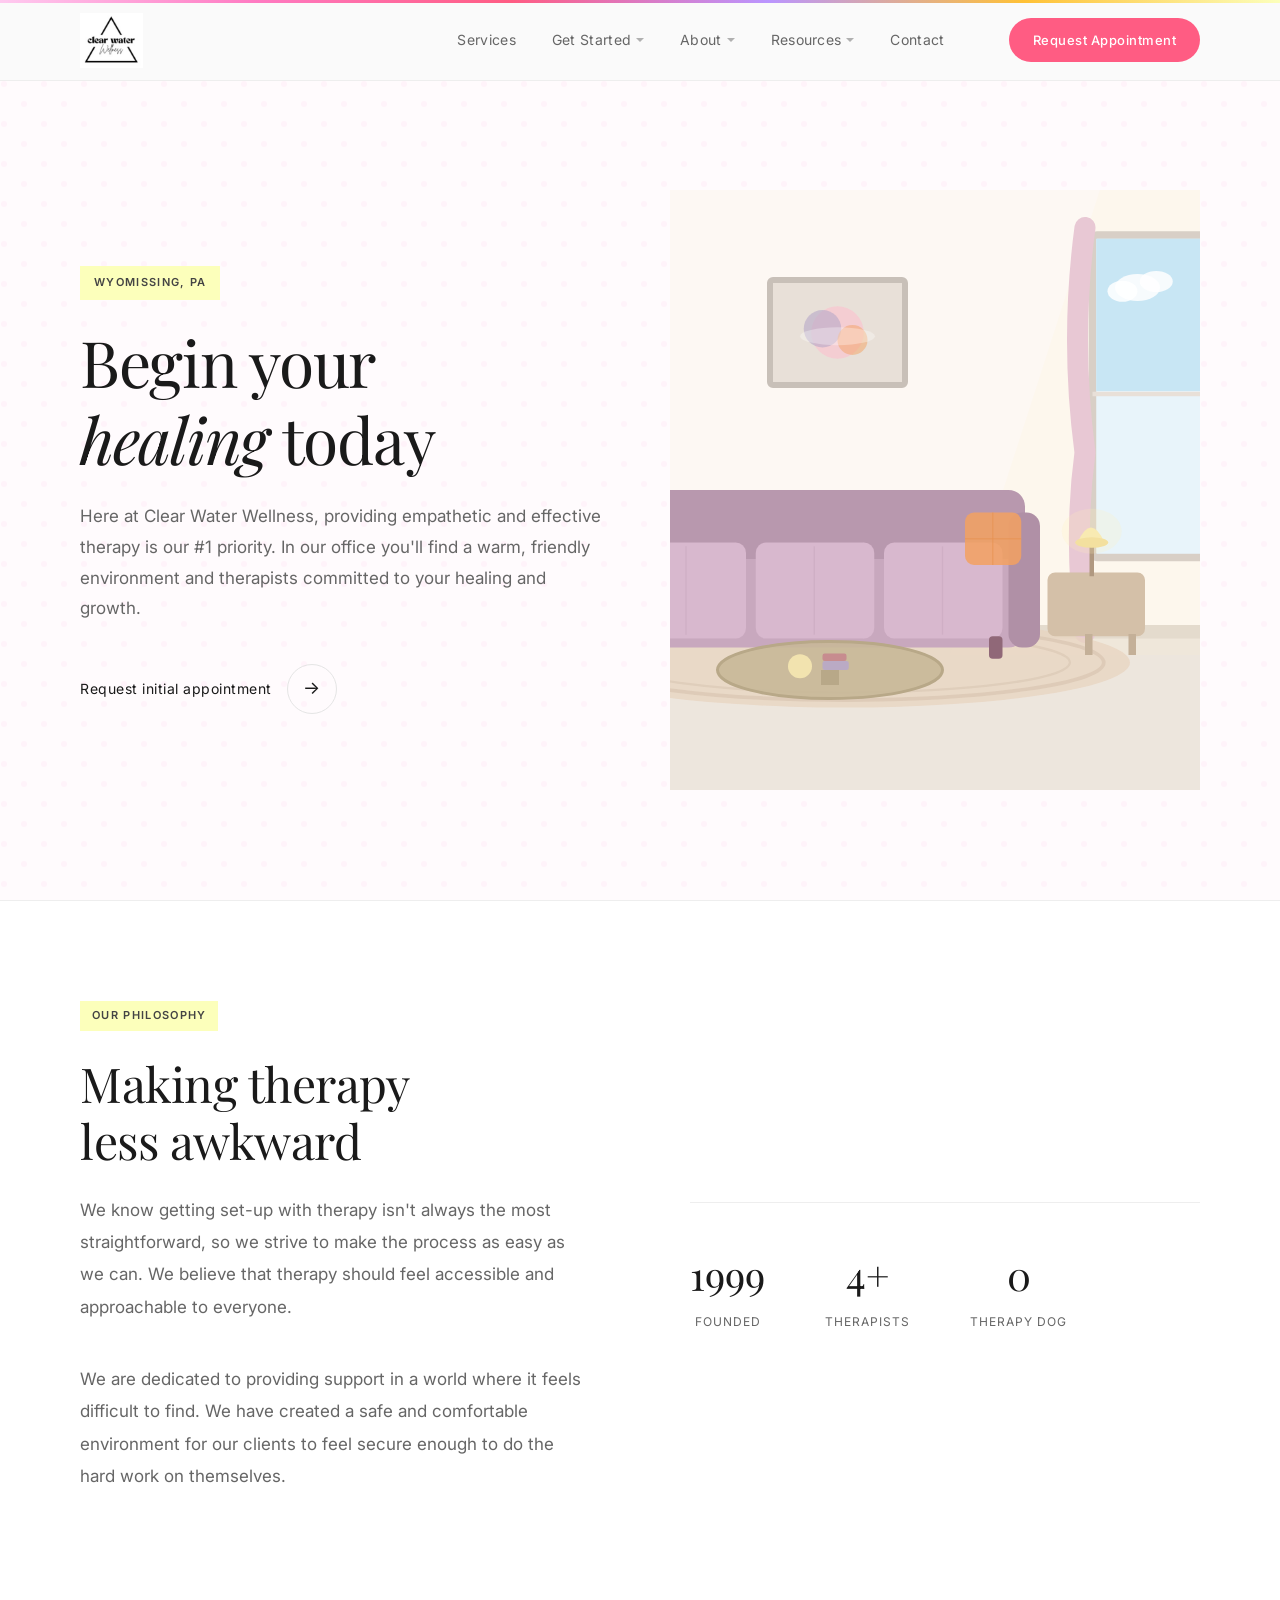
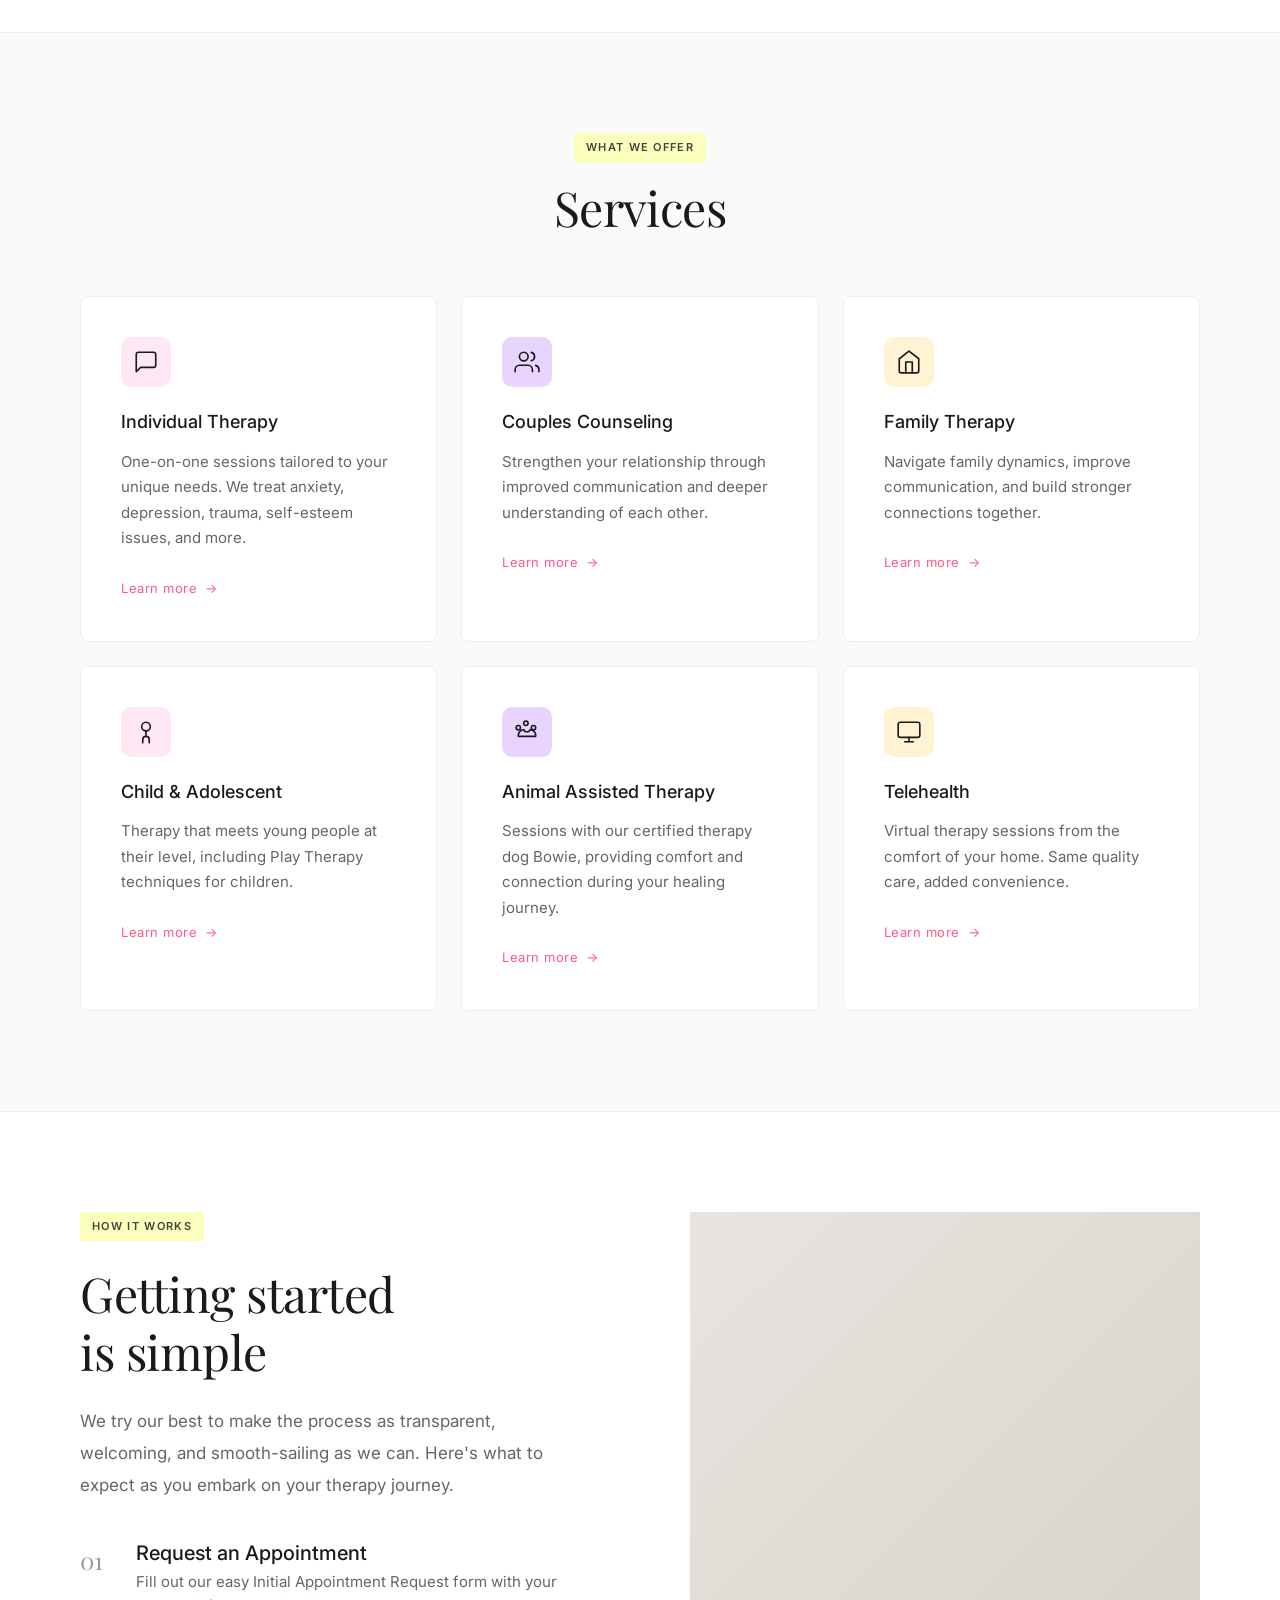
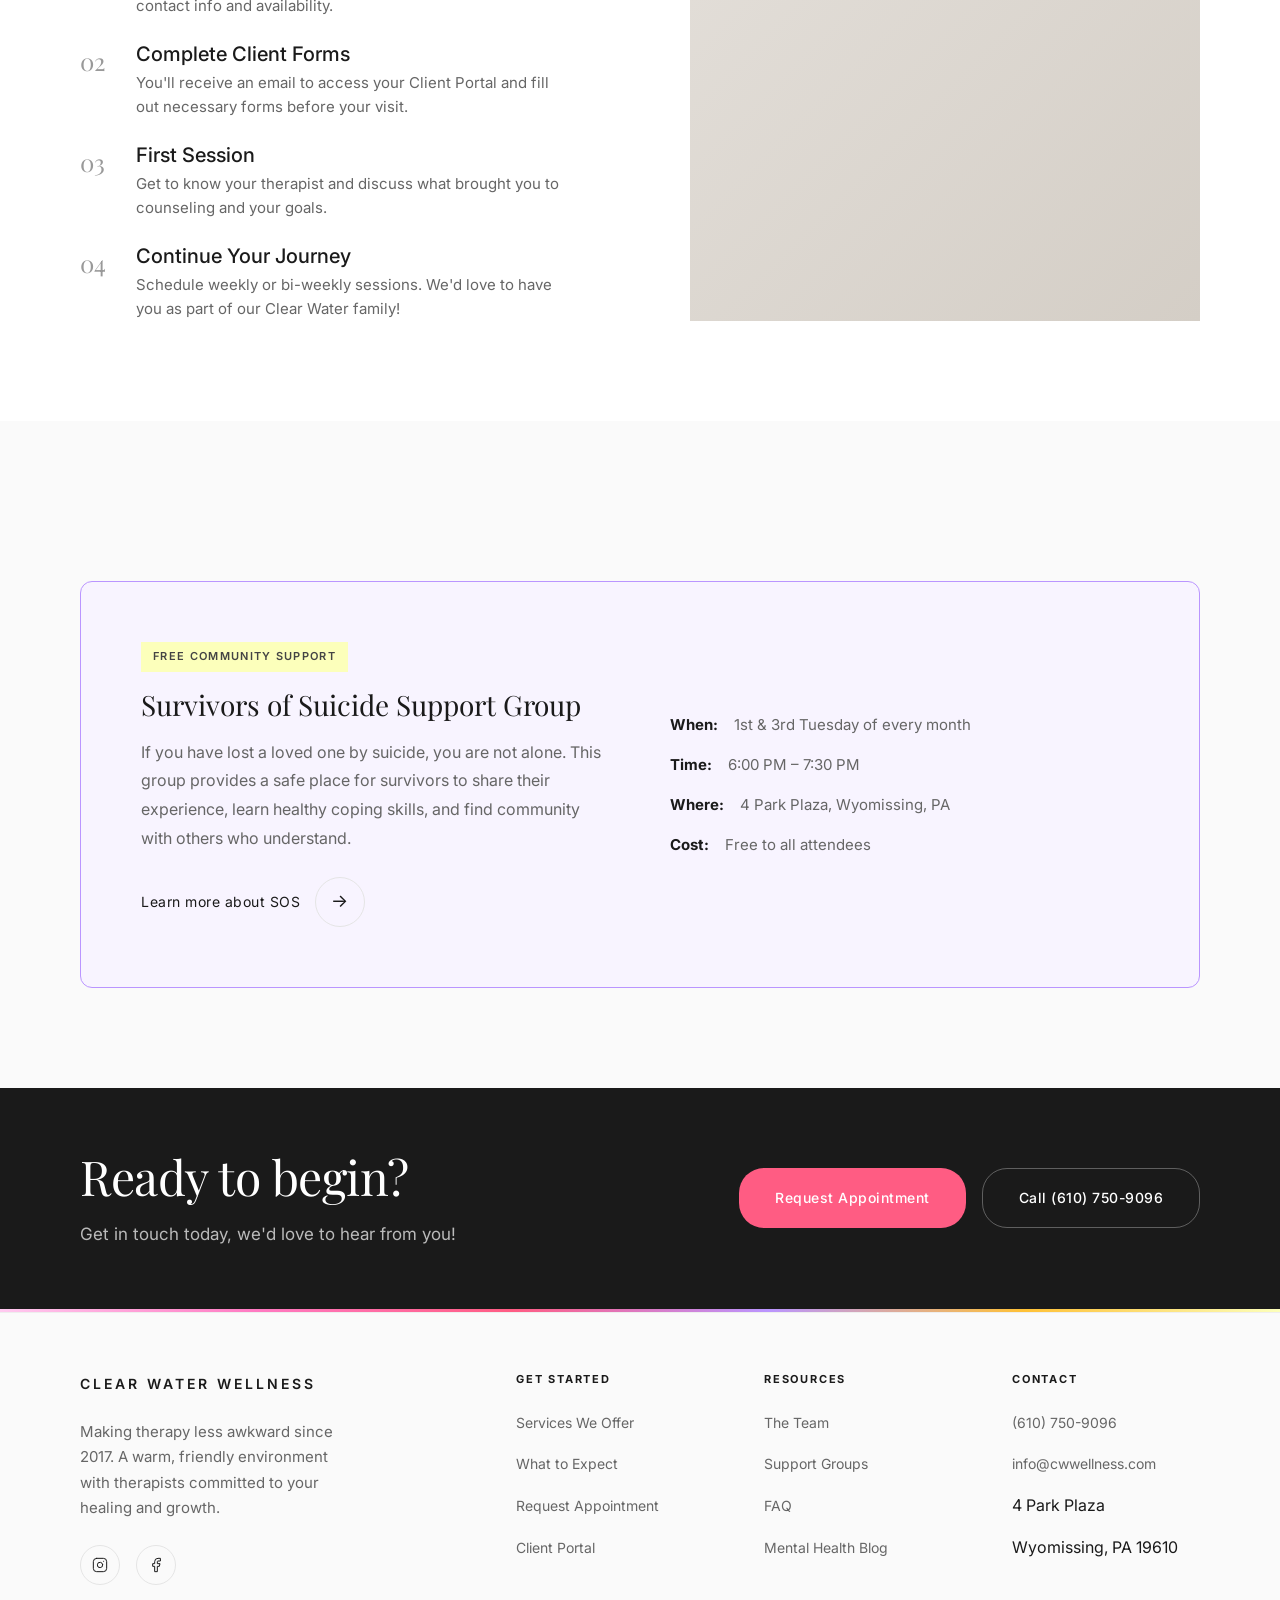
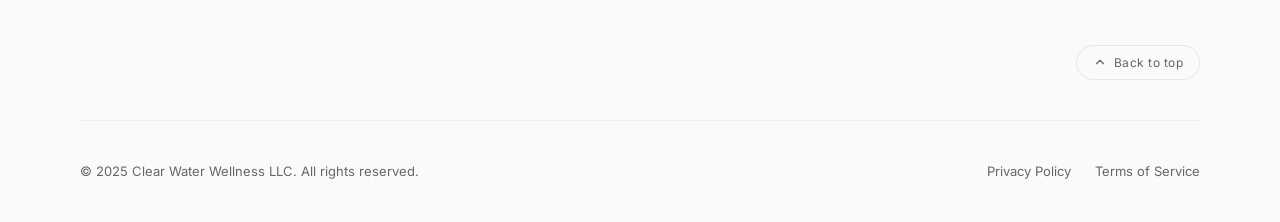
<file: index.html>
<!DOCTYPE html>
<html lang="en">
<head>
  <meta charset="UTF-8">
  <meta name="viewport" content="width=device-width, initial-scale=1.0">
  <meta name="description" content="Discover compassionate therapy services at Clear Water Wellness LLC in Wyomissing, PA. Start your healing journey with our friendly, professional therapists today.">
  <title>Clear Water Wellness LLC | Begin Your Healing Today</title>

  <!-- Open Graph -->
  <meta property="og:title" content="Clear Water Wellness LLC | Begin Your Healing Today">
  <meta property="og:description" content="Compassionate therapy in Wyomissing, PA. Individual, couples, family, and animal-assisted therapy. Making therapy less awkward since 2017.">
  <meta property="og:type" content="website">
  <meta property="og:url" content="https://www.cwwellness.com/">
  <meta property="og:image" content="https://www.cwwellness.com/images/logo.jpeg">

  <!-- Fonts -->
  <link rel="preconnect" href="https://fonts.googleapis.com">
  <link rel="preconnect" href="https://fonts.gstatic.com" crossorigin>
  <link href="https://fonts.googleapis.com/css2?family=Inter:wght@400;500;600&family=Playfair+Display:ital,wght@0,400;0,500;1,400&display=swap" rel="stylesheet">

  <!-- Styles -->
  <link rel="stylesheet" href="css/styles.css">
</head>
<body>
  <!-- Header -->
  <header class="header" id="header">
    <div class="container">
      <div class="header__inner">
        <a href="index.html" class="logo">
          <img src="images/logo.jpeg" alt="Clear Water Wellness Logo" class="logo__image">
        </a>

        <nav class="nav" aria-label="Main navigation">
          <ul class="nav__list">
            <li class="nav__item">
              <a href="services.html" class="nav__link">Services</a>
            </li>
            <li class="nav__item">
              <a href="#" class="nav__link nav__link--dropdown" aria-haspopup="true">Get Started</a>
              <div class="nav__dropdown">
                <a href="what-to-expect.html" class="nav__dropdown-link">What to Expect</a>
                <a href="rates-insurance.html" class="nav__dropdown-link">Rates &amp; Insurance</a>
                <a href="faq.html" class="nav__dropdown-link">FAQ</a>
              </div>
            </li>
            <li class="nav__item">
              <a href="#" class="nav__link nav__link--dropdown" aria-haspopup="true">About</a>
              <div class="nav__dropdown">
                <a href="team.html" class="nav__dropdown-link">The Team</a>
                <a href="support-groups.html" class="nav__dropdown-link">Support Groups</a>
              </div>
            </li>
            <li class="nav__item">
              <a href="#" class="nav__link nav__link--dropdown" aria-haspopup="true">Resources</a>
              <div class="nav__dropdown">
                <a href="blog.html" class="nav__dropdown-link">Blog</a>
                <a href="resources.html" class="nav__dropdown-link">Crisis Resources</a>
              </div>
            </li>
            <li class="nav__item">
              <a href="contact.html" class="nav__link">Contact</a>
            </li>
          </ul>
          <a href="contact.html" class="nav__cta">Request Appointment</a>
        </nav>

        <button class="nav__toggle" id="navToggle" aria-label="Toggle menu" aria-expanded="false">
          <span></span>
          <span></span>
          <span></span>
        </button>
      </div>
    </div>
  </header>

  <!-- Hero Section -->
  <section class="hero">
    <div class="container">
      <div class="hero__inner">
        <div class="hero__content">
          <span class="hero__tag">Wyomissing, PA</span>
          <h1 class="hero__title">Begin your<br><em>healing</em> today</h1>
          <p class="hero__text">Here at Clear Water Wellness, providing empathetic and effective therapy is our #1 priority. In our office you'll find a warm, friendly environment and therapists committed to your healing and growth.</p>
          <a href="contact.html" class="hero__cta">
            <span>Request initial appointment</span>
            <span class="hero__cta-arrow">→</span>
          </a>
        </div>
        <div class="hero__image">
          <img src="images/hero-office.svg" alt="Welcoming therapy office interior at Clear Water Wellness in Wyomissing PA" loading="eager">
        </div>
      </div>
    </div>
  </section>

  <!-- Intro Section -->
  <section class="intro section">
    <div class="container">
      <div class="intro__inner">
        <div class="intro__content">
          <span class="intro__tag">Our Philosophy</span>
          <h2 class="intro__title">Making therapy<br>less awkward</h2>
          <p class="intro__text">We know getting set-up with therapy isn't always the most straightforward, so we strive to make the process as easy as we can. We believe that therapy should feel accessible and approachable to everyone.</p>
          <p class="intro__text">We are dedicated to providing support in a world where it feels difficult to find. We have created a safe and comfortable environment for our clients to feel secure enough to do the hard work on themselves.</p>
        </div>
        <div class="intro__stats">
          <div class="stat">
            <div class="stat__number">2017</div>
            <div class="stat__label">Founded</div>
          </div>
          <div class="stat">
            <div class="stat__number">5+</div>
            <div class="stat__label">Therapists</div>
          </div>
          <div class="stat">
            <div class="stat__number">1</div>
            <div class="stat__label">Therapy Dog</div>
          </div>
        </div>
      </div>
    </div>
  </section>

  <!-- Services Section -->
  <section class="services section">
    <div class="container">
      <div class="services__header">
        <span class="services__tag">What We Offer</span>
        <h2 class="services__title">Services</h2>
      </div>

      <div class="services__grid">
        <div class="service-card">
          <div class="service-card__icon">
            <svg viewBox="0 0 24 24" fill="none" stroke="currentColor" stroke-width="1.5" stroke-linecap="round" stroke-linejoin="round" aria-hidden="true"><path d="M21 15a2 2 0 0 1-2 2H7l-4 4V5a2 2 0 0 1 2-2h14a2 2 0 0 1 2 2z"/></svg>
          </div>
          <h3 class="service-card__title">Individual Therapy</h3>
          <p class="service-card__text">One-on-one sessions tailored to your unique needs. We treat anxiety, depression, trauma, self-esteem issues, and more.</p>
          <a href="services.html" class="service-card__link">Learn more <span>→</span></a>
        </div>

        <div class="service-card">
          <div class="service-card__icon">
            <svg viewBox="0 0 24 24" fill="none" stroke="currentColor" stroke-width="1.5" stroke-linecap="round" stroke-linejoin="round" aria-hidden="true"><path d="M17 21v-2a4 4 0 0 0-4-4H5a4 4 0 0 0-4 4v2"/><circle cx="9" cy="7" r="4"/><path d="M23 21v-2a4 4 0 0 0-3-3.87"/><path d="M16 3.13a4 4 0 0 1 0 7.75"/></svg>
          </div>
          <h3 class="service-card__title">Couples Counseling</h3>
          <p class="service-card__text">Strengthen your relationship through improved communication and deeper understanding of each other.</p>
          <a href="services.html" class="service-card__link">Learn more <span>→</span></a>
        </div>

        <div class="service-card">
          <div class="service-card__icon">
            <svg viewBox="0 0 24 24" fill="none" stroke="currentColor" stroke-width="1.5" stroke-linecap="round" stroke-linejoin="round" aria-hidden="true"><path d="M3 9l9-7 9 7v11a2 2 0 0 1-2 2H5a2 2 0 0 1-2-2z"/><polyline points="9 22 9 12 15 12 15 22"/></svg>
          </div>
          <h3 class="service-card__title">Family Therapy</h3>
          <p class="service-card__text">Navigate family dynamics, improve communication, and build stronger connections together.</p>
          <a href="services.html" class="service-card__link">Learn more <span>→</span></a>
        </div>

        <div class="service-card">
          <div class="service-card__icon">
            <svg viewBox="0 0 24 24" fill="none" stroke="currentColor" stroke-width="1.5" stroke-linecap="round" stroke-linejoin="round" aria-hidden="true"><circle cx="12" cy="7" r="4"/><path d="M12 11v4"/><path d="M9 22v-3a3 3 0 0 1 6 0v3"/></svg>
          </div>
          <h3 class="service-card__title">Child &amp; Adolescent</h3>
          <p class="service-card__text">Therapy that meets young people at their level, including Play Therapy techniques for children.</p>
          <a href="services.html" class="service-card__link">Learn more <span>→</span></a>
        </div>

        <div class="service-card">
          <div class="service-card__icon">
            <svg viewBox="0 0 24 24" fill="none" stroke="currentColor" stroke-width="1.5" stroke-linecap="round" stroke-linejoin="round" aria-hidden="true"><circle cx="11" cy="4" r="2"/><circle cx="18" cy="8" r="2"/><circle cx="4" cy="8" r="2"/><path d="M9 10a5 5 0 0 0-5 5v1h16v-1a5 5 0 0 0-5-5"/><path d="M9 10c.56 1.15 1.62 2 2.94 2 1.3 0 2.38-.85 2.94-2"/></svg>
          </div>
          <h3 class="service-card__title">Animal Assisted Therapy</h3>
          <p class="service-card__text">Sessions with our certified therapy dog Bowie, providing comfort and connection during your healing journey.</p>
          <a href="services.html" class="service-card__link">Learn more <span>→</span></a>
        </div>

        <div class="service-card">
          <div class="service-card__icon">
            <svg viewBox="0 0 24 24" fill="none" stroke="currentColor" stroke-width="1.5" stroke-linecap="round" stroke-linejoin="round" aria-hidden="true"><rect x="2" y="3" width="20" height="14" rx="2"/><line x1="8" y1="21" x2="16" y2="21"/><line x1="12" y1="17" x2="12" y2="21"/></svg>
          </div>
          <h3 class="service-card__title">Telehealth</h3>
          <p class="service-card__text">Virtual therapy sessions from the comfort of your home. Same quality care, added convenience.</p>
          <a href="services.html" class="service-card__link">Learn more <span>→</span></a>
        </div>
      </div>
    </div>
  </section>

  <!-- Approach Section -->
  <section class="approach section">
    <div class="container">
      <div class="approach__inner">
        <div class="approach__content">
          <span class="approach__tag">How It Works</span>
          <h2 class="approach__title">Getting started<br>is simple</h2>
          <p class="approach__text">We try our best to make the process as transparent, welcoming, and smooth-sailing as we can. Here's what to expect as you embark on your therapy journey.</p>

          <div class="approach__list">
            <div class="approach__item">
              <span class="approach__item-number">01</span>
              <div class="approach__item-content">
                <h4>Request an Appointment</h4>
                <p>Fill out our easy Initial Appointment Request form with your contact info and availability.</p>
              </div>
            </div>
            <div class="approach__item">
              <span class="approach__item-number">02</span>
              <div class="approach__item-content">
                <h4>Complete Client Forms</h4>
                <p>You'll receive an email to access your Client Portal and fill out necessary forms before your visit.</p>
              </div>
            </div>
            <div class="approach__item">
              <span class="approach__item-number">03</span>
              <div class="approach__item-content">
                <h4>First Session</h4>
                <p>Get to know your therapist and discuss what brought you to counseling and your goals.</p>
              </div>
            </div>
            <div class="approach__item">
              <span class="approach__item-number">04</span>
              <div class="approach__item-content">
                <h4>Continue Your Journey</h4>
                <p>Schedule weekly or bi-weekly sessions. We'd love to have you as part of our Clear Water family!</p>
              </div>
            </div>
          </div>
        </div>
        <div class="approach__image"></div>
      </div>
    </div>
  </section>

  <!-- Support Group Highlight -->
  <section class="section">
    <div class="container">
      <div class="support-highlight">
        <div class="support-highlight__inner">
          <div>
            <span class="support-highlight__tag">Free Community Support</span>
            <h3 class="support-highlight__title">Survivors of Suicide Support Group</h3>
            <p class="support-highlight__text">If you have lost a loved one by suicide, you are not alone. This group provides a safe place for survivors to share their experience, learn healthy coping skills, and find community with others who understand.</p>
            <a href="support-groups.html" class="hero__cta">
              <span>Learn more about SOS</span>
              <span class="hero__cta-arrow">→</span>
            </a>
          </div>
          <div class="support-highlight__details">
            <div class="support-highlight__detail"><strong>When:</strong> 1st &amp; 3rd Tuesday of every month</div>
            <div class="support-highlight__detail"><strong>Time:</strong> 6:00 PM – 7:30 PM</div>
            <div class="support-highlight__detail"><strong>Where:</strong> 4 Park Plaza, Wyomissing, PA</div>
            <div class="support-highlight__detail"><strong>Cost:</strong> Free to all attendees</div>
          </div>
        </div>
      </div>
    </div>
  </section>

  <!-- CTA Section -->
  <section class="cta section--sm">
    <div class="container">
      <div class="cta__inner">
        <div class="cta__content">
          <h2 class="cta__title">Ready to begin?</h2>
          <p class="cta__text">Get in touch today, we'd love to hear from you!</p>
        </div>
        <div class="cta__buttons">
          <a href="contact.html" class="btn btn--primary">Request Appointment</a>
          <a href="tel:6107509096" class="btn btn--outline">Call (610) 750-9096</a>
        </div>
      </div>
    </div>
  </section>

  <!-- Rainbow Accent Bar -->
  <div class="rainbow-bar" aria-hidden="true"></div>

  <!-- Footer -->
  <footer class="footer">
    <div class="container">
      <div class="footer__inner">
        <div class="footer__brand">
          <div class="footer__logo">Clear Water Wellness</div>
          <p class="footer__desc">Making therapy less awkward since 2017. A warm, friendly environment with therapists committed to your healing and growth.</p>
          <div class="footer__social">
            <a href="https://www.instagram.com/clearwaterwellness/" target="_blank" rel="noopener" aria-label="Instagram">
              <svg viewBox="0 0 24 24" fill="none" stroke="currentColor" stroke-width="1.5" stroke-linecap="round" stroke-linejoin="round" aria-hidden="true"><rect x="2" y="2" width="20" height="20" rx="5"/><path d="M16 11.37A4 4 0 1 1 12.63 8 4 4 0 0 1 16 11.37z"/><line x1="17.5" y1="6.5" x2="17.51" y2="6.5"/></svg>
            </a>
            <a href="https://www.facebook.com/clearwaterwellnessllc" target="_blank" rel="noopener" aria-label="Facebook">
              <svg viewBox="0 0 24 24" fill="none" stroke="currentColor" stroke-width="1.5" stroke-linecap="round" stroke-linejoin="round" aria-hidden="true"><path d="M18 2h-3a5 5 0 0 0-5 5v3H7v4h3v8h4v-8h3l1-4h-4V7a1 1 0 0 1 1-1h3z"/></svg>
            </a>
          </div>
        </div>

        <div class="footer__col">
          <h4>Get Started</h4>
          <ul class="footer__links">
            <li><a href="services.html">Services We Offer</a></li>
            <li><a href="what-to-expect.html">What to Expect</a></li>
            <li><a href="contact.html">Request Appointment</a></li>
            <li><a href="#">Client Portal</a></li>
          </ul>
        </div>

        <div class="footer__col">
          <h4>Resources</h4>
          <ul class="footer__links">
            <li><a href="team.html">The Team</a></li>
            <li><a href="support-groups.html">Support Groups</a></li>
            <li><a href="faq.html">FAQ</a></li>
            <li><a href="blog.html">Mental Health Blog</a></li>
          </ul>
        </div>

        <div class="footer__col">
          <h4>Contact</h4>
          <ul class="footer__links">
            <li><a href="tel:6107509096">(610) 750-9096</a></li>
            <li><a href="mailto:info@cwwellness.com">info@cwwellness.com</a></li>
            <li>4 Park Plaza</li>
            <li>Wyomissing, PA 19610</li>
          </ul>
        </div>
      </div>

      <div class="footer__back-top">
        <button class="back-to-top" aria-label="Scroll back to top">
          <svg viewBox="0 0 24 24" fill="none" stroke="currentColor" stroke-width="2" stroke-linecap="round" stroke-linejoin="round" aria-hidden="true"><polyline points="18 15 12 9 6 15"/></svg>
          Back to top
        </button>
      </div>

      <div class="footer__bottom">
        <p class="footer__copy">&copy; 2025 Clear Water Wellness LLC. All rights reserved.</p>
        <div class="footer__legal">
          <a href="#">Privacy Policy</a>
          <a href="#">Terms of Service</a>
        </div>
      </div>
    </div>
  </footer>

  <script src="js/main.js"></script>
</body>
</html>
</file>
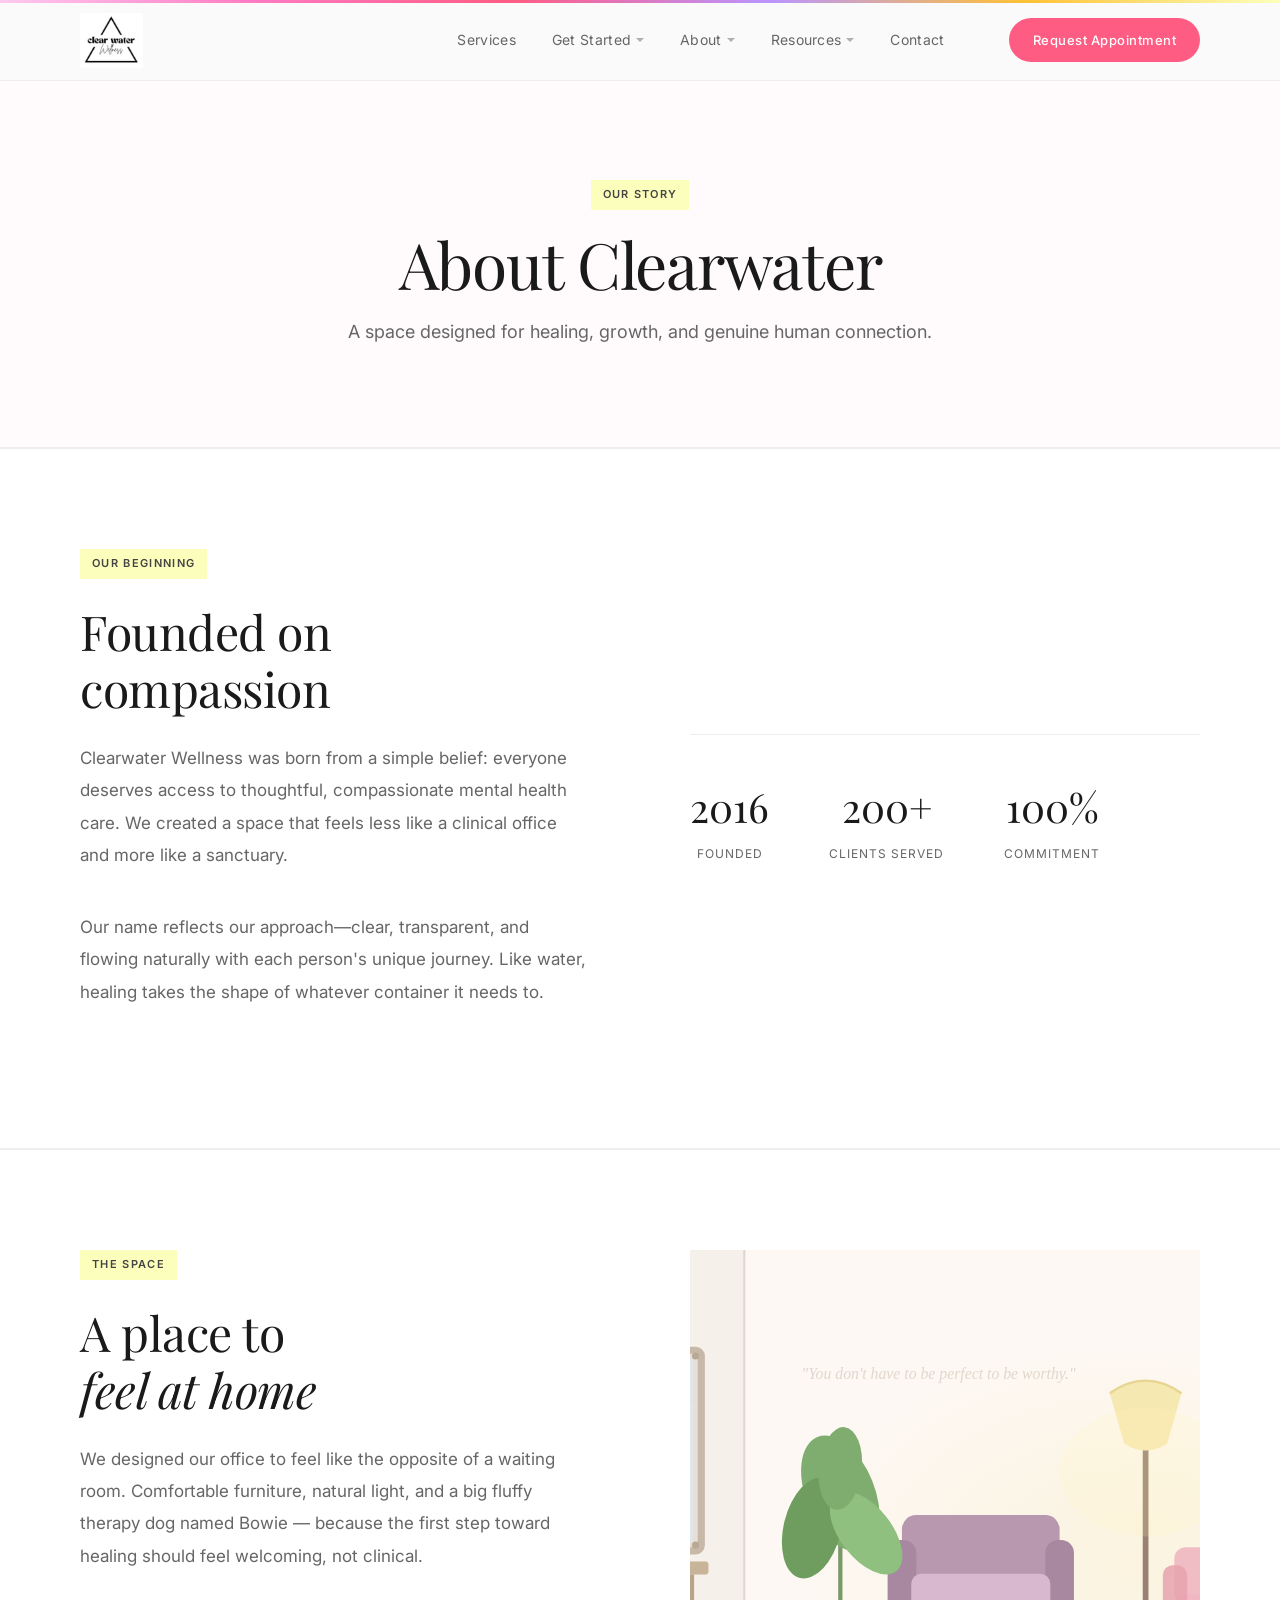
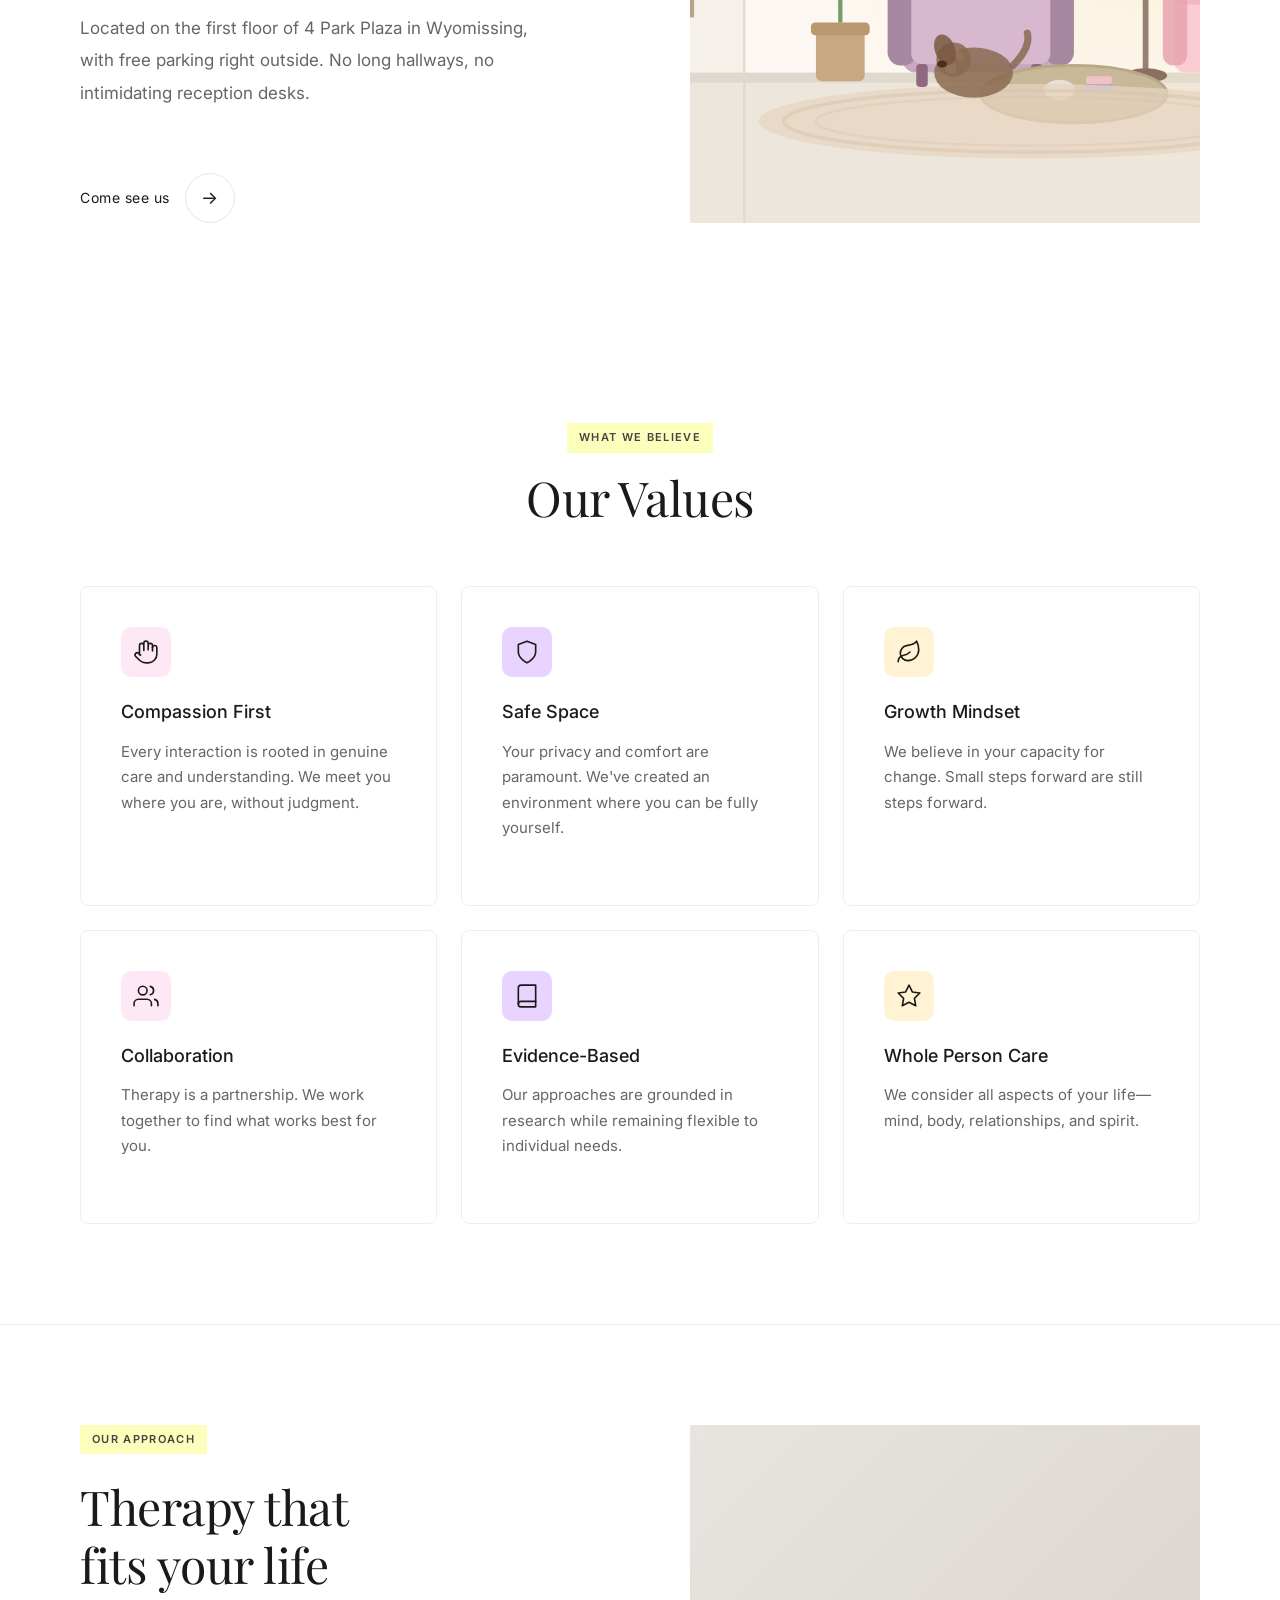
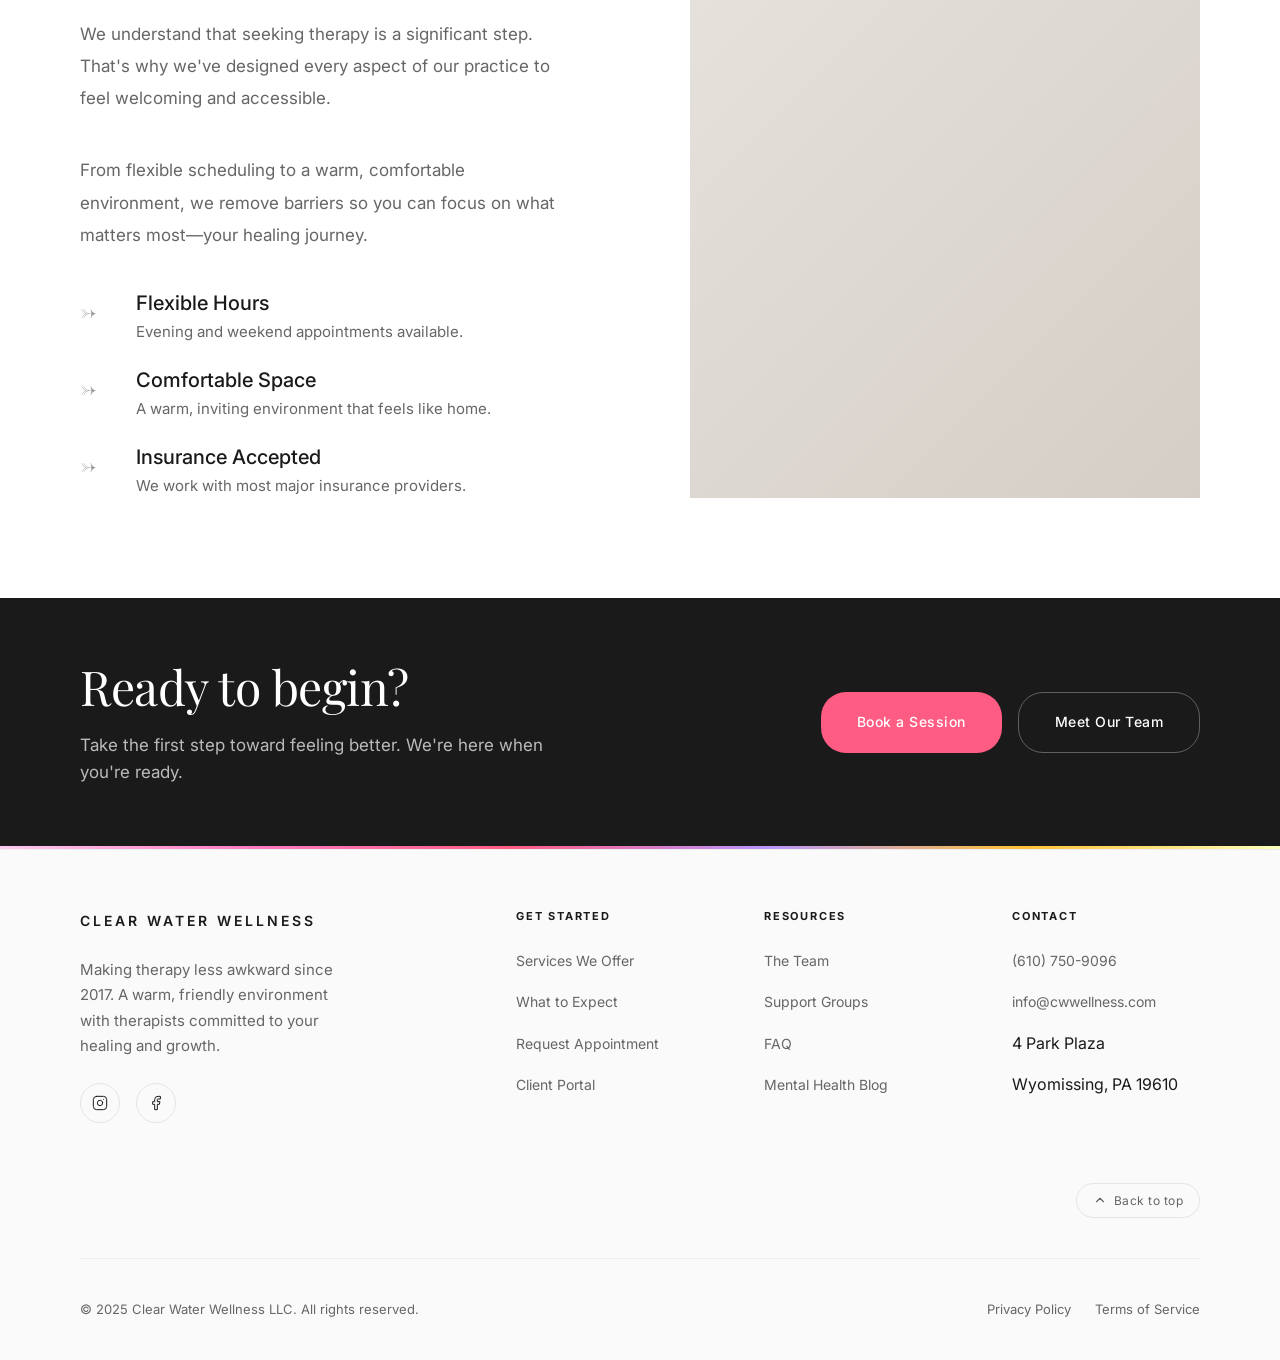
<file: about.html>
<!DOCTYPE html>
<html lang="en">
<head>
  <meta charset="UTF-8">
  <meta name="viewport" content="width=device-width, initial-scale=1.0">
  <meta name="description" content="Learn about Clear Water Wellness LLC — our story, philosophy, and commitment to making therapy accessible in Wyomissing, PA since 2017.">
  <!-- Open Graph -->
  <meta property="og:title" content="About Us | Clear Water Wellness LLC">
  <meta property="og:description" content="Learn about Clear Water Wellness LLC — our story, philosophy, and commitment to making therapy accessible in Wyomissing, PA since 2017.">
  <meta property="og:type" content="website">
  <meta property="og:url" content="https://www.cwwellness.com/about.html">
  <meta property="og:image" content="https://www.cwwellness.com/images/logo.jpeg">
  <title>About Us | Clear Water Wellness LLC</title>
  
  <!-- Fonts -->
  <link rel="preconnect" href="https://fonts.googleapis.com">
  <link rel="preconnect" href="https://fonts.gstatic.com" crossorigin>
  <link href="https://fonts.googleapis.com/css2?family=Inter:wght@400;500;600&family=Playfair+Display:ital,wght@0,400;0,500;1,400&display=swap" rel="stylesheet">
  
  <!-- Styles -->
  <link rel="stylesheet" href="css/styles.css">
</head>
<body>
  <!-- Header -->
  <header class="header" id="header">
    <div class="container">
      <div class="header__inner">
        <a href="index.html" class="logo">
          <img src="images/logo.jpeg" alt="Clear Water Wellness Logo" class="logo__image">
        </a>

        <nav class="nav" aria-label="Main navigation">
          <ul class="nav__list">
            <li class="nav__item">
              <a href="services.html" class="nav__link">Services</a>
            </li>
            <li class="nav__item">
              <a href="#" class="nav__link nav__link--dropdown" aria-haspopup="true">Get Started</a>
              <div class="nav__dropdown">
                <a href="what-to-expect.html" class="nav__dropdown-link">What to Expect</a>
                <a href="rates-insurance.html" class="nav__dropdown-link">Rates &amp; Insurance</a>
                <a href="faq.html" class="nav__dropdown-link">FAQ</a>
              </div>
            </li>
            <li class="nav__item">
              <a href="#" class="nav__link nav__link--dropdown" aria-haspopup="true">About</a>
              <div class="nav__dropdown">
                <a href="team.html" class="nav__dropdown-link">The Team</a>
                <a href="support-groups.html" class="nav__dropdown-link">Support Groups</a>
              </div>
            </li>
            <li class="nav__item">
              <a href="#" class="nav__link nav__link--dropdown" aria-haspopup="true">Resources</a>
              <div class="nav__dropdown">
                <a href="blog.html" class="nav__dropdown-link">Blog</a>
                <a href="resources.html" class="nav__dropdown-link">Crisis Resources</a>
              </div>
            </li>
            <li class="nav__item">
              <a href="contact.html" class="nav__link">Contact</a>
            </li>
          </ul>
          <a href="contact.html" class="nav__cta">Request Appointment</a>
        </nav>

        <button class="nav__toggle" id="navToggle" aria-label="Toggle menu" aria-expanded="false">
          <span></span>
          <span></span>
          <span></span>
        </button>
      </div>
    </div>
  </header>

  <!-- Page Header -->
  <section class="page-header">
    <div class="container">
      <span class="page-header__tag">Our Story</span>
      <h1 class="page-header__title">About Clearwater</h1>
      <p class="page-header__text">A space designed for healing, growth, and genuine human connection.</p>
    </div>
  </section>

  <!-- Story Section -->
  <section class="intro section">
    <div class="container">
      <div class="intro__inner">
        <div class="intro__content">
          <span class="intro__tag">Our Beginning</span>
          <h2 class="intro__title">Founded on<br>compassion</h2>
          <p class="intro__text">Clearwater Wellness was born from a simple belief: everyone deserves access to thoughtful, compassionate mental health care. We created a space that feels less like a clinical office and more like a sanctuary.</p>
          <p class="intro__text">Our name reflects our approach—clear, transparent, and flowing naturally with each person's unique journey. Like water, healing takes the shape of whatever container it needs to.</p>
        </div>
        <div class="intro__stats">
          <div class="stat">
            <div class="stat__number">2016</div>
            <div class="stat__label">Founded</div>
          </div>
          <div class="stat">
            <div class="stat__number">200+</div>
            <div class="stat__label">Clients Served</div>
          </div>
          <div class="stat">
            <div class="stat__number">100%</div>
            <div class="stat__label">Commitment</div>
          </div>
        </div>
      </div>
    </div>
  </section>

  <!-- Office Feature Image -->
  <section class="approach section">
    <div class="container">
      <div class="approach__inner">
        <div class="approach__content">
          <span class="approach__tag">The Space</span>
          <h2 class="approach__title">A place to<br><em>feel at home</em></h2>
          <p class="approach__text">We designed our office to feel like the opposite of a waiting room. Comfortable furniture, natural light, and a big fluffy therapy dog named Bowie — because the first step toward healing should feel welcoming, not clinical.</p>
          <p class="approach__text">Located on the first floor of 4 Park Plaza in Wyomissing, with free parking right outside. No long hallways, no intimidating reception desks.</p>
          <a href="contact.html" class="hero__cta" style="margin-top: var(--spacing-md);">
            <span>Come see us</span>
            <span class="hero__cta-arrow">→</span>
          </a>
        </div>
        <div class="approach__image">
          <img src="images/about-office.svg" alt="Cozy, welcoming therapy office interior at Clear Water Wellness" loading="lazy">
        </div>
      </div>
    </div>
  </section>

  <!-- Values Section -->
  <section class="services section" style="background: white;">
    <div class="container">
      <div class="services__header">
        <span class="services__tag">What We Believe</span>
        <h2 class="services__title">Our Values</h2>
      </div>
      
      <div class="services__grid">
        <div class="service-card">
          <div class="service-card__icon"><svg viewBox="0 0 24 24" fill="none" stroke="currentColor" stroke-width="1.5" stroke-linecap="round" stroke-linejoin="round" aria-hidden="true"><path d="M18 11V6a2 2 0 0 0-2-2 2 2 0 0 0-2 2M14 10V4a2 2 0 0 0-2-2 2 2 0 0 0-2 2v2M10 10.5V6a2 2 0 0 0-2-2 2 2 0 0 0-2 2v8.5"/><path d="M18 8a2 2 0 1 1 4 0v6a8 8 0 0 1-8 8h-2c-2.8 0-4.5-.86-5.99-2.34l-3.6-3.6a2 2 0 0 1 2.83-2.82L7 15"/></svg></div>
          <h3 class="service-card__title">Compassion First</h3>
          <p class="service-card__text">Every interaction is rooted in genuine care and understanding. We meet you where you are, without judgment.</p>
        </div>
        
        <div class="service-card">
          <div class="service-card__icon"><svg viewBox="0 0 24 24" fill="none" stroke="currentColor" stroke-width="1.5" stroke-linecap="round" stroke-linejoin="round" aria-hidden="true"><path d="M12 22s8-4 8-10V5l-8-3-8 3v7c0 6 8 10 8 10z"/></svg></div>
          <h3 class="service-card__title">Safe Space</h3>
          <p class="service-card__text">Your privacy and comfort are paramount. We've created an environment where you can be fully yourself.</p>
        </div>
        
        <div class="service-card">
          <div class="service-card__icon"><svg viewBox="0 0 24 24" fill="none" stroke="currentColor" stroke-width="1.5" stroke-linecap="round" stroke-linejoin="round" aria-hidden="true"><path d="M11 20A7 7 0 0 1 9.8 6.1C15.5 5 17 4.48 19 2c1 2 2 4.18 2 8 0 5.5-4.78 10-10 10z"/><path d="M2 21c0-3 1.85-5.36 5.08-6C9.5 14.52 12 13 13 12"/></svg></div>
          <h3 class="service-card__title">Growth Mindset</h3>
          <p class="service-card__text">We believe in your capacity for change. Small steps forward are still steps forward.</p>
        </div>
        
        <div class="service-card">
          <div class="service-card__icon"><svg viewBox="0 0 24 24" fill="none" stroke="currentColor" stroke-width="1.5" stroke-linecap="round" stroke-linejoin="round" aria-hidden="true"><path d="M17 21v-2a4 4 0 0 0-4-4H5a4 4 0 0 0-4 4v2"/><circle cx="9" cy="7" r="4"/><path d="M23 21v-2a4 4 0 0 0-3-3.87"/><path d="M16 3.13a4 4 0 0 1 0 7.75"/></svg></div>
          <h3 class="service-card__title">Collaboration</h3>
          <p class="service-card__text">Therapy is a partnership. We work together to find what works best for you.</p>
        </div>
        
        <div class="service-card">
          <div class="service-card__icon"><svg viewBox="0 0 24 24" fill="none" stroke="currentColor" stroke-width="1.5" stroke-linecap="round" stroke-linejoin="round" aria-hidden="true"><path d="M4 19.5A2.5 2.5 0 0 1 6.5 17H20"/><path d="M6.5 2H20v20H6.5A2.5 2.5 0 0 1 4 19.5v-15A2.5 2.5 0 0 1 6.5 2z"/></svg></div>
          <h3 class="service-card__title">Evidence-Based</h3>
          <p class="service-card__text">Our approaches are grounded in research while remaining flexible to individual needs.</p>
        </div>
        
        <div class="service-card">
          <div class="service-card__icon"><svg viewBox="0 0 24 24" fill="none" stroke="currentColor" stroke-width="1.5" stroke-linecap="round" stroke-linejoin="round" aria-hidden="true"><polygon points="12 2 15.09 8.26 22 9.27 17 14.14 18.18 21.02 12 17.77 5.82 21.02 7 14.14 2 9.27 8.91 8.26 12 2"/></svg></div>
          <h3 class="service-card__title">Whole Person Care</h3>
          <p class="service-card__text">We consider all aspects of your life—mind, body, relationships, and spirit.</p>
        </div>
      </div>
    </div>
  </section>

  <!-- Approach Section -->
  <section class="approach section">
    <div class="container">
      <div class="approach__inner">
        <div class="approach__content">
          <span class="approach__tag">Our Approach</span>
          <h2 class="approach__title">Therapy that<br>fits your life</h2>
          <p class="approach__text">We understand that seeking therapy is a significant step. That's why we've designed every aspect of our practice to feel welcoming and accessible.</p>
          <p class="approach__text">From flexible scheduling to a warm, comfortable environment, we remove barriers so you can focus on what matters most—your healing journey.</p>
          
          <div class="approach__list">
            <div class="approach__item">
              <span class="approach__item-number">→</span>
              <div class="approach__item-content">
                <h4>Flexible Hours</h4>
                <p>Evening and weekend appointments available.</p>
              </div>
            </div>
            <div class="approach__item">
              <span class="approach__item-number">→</span>
              <div class="approach__item-content">
                <h4>Comfortable Space</h4>
                <p>A warm, inviting environment that feels like home.</p>
              </div>
            </div>
            <div class="approach__item">
              <span class="approach__item-number">→</span>
              <div class="approach__item-content">
                <h4>Insurance Accepted</h4>
                <p>We work with most major insurance providers.</p>
              </div>
            </div>
          </div>
        </div>
        <div class="approach__image"></div>
      </div>
    </div>
  </section>

  <!-- CTA Section -->
  <section class="cta section--sm">
    <div class="container">
      <div class="cta__inner">
        <div class="cta__content">
          <h2 class="cta__title">Ready to begin?</h2>
          <p class="cta__text">Take the first step toward feeling better. We're here when you're ready.</p>
        </div>
        <div class="cta__buttons">
          <a href="contact.html" class="btn btn--primary">Book a Session</a>
          <a href="team.html" class="btn btn--outline">Meet Our Team</a>
        </div>
      </div>
    </div>
  </section>

  <!-- Rainbow Accent Bar -->
  <div class="rainbow-bar"></div>

  <!-- Footer -->
  <footer class="footer">
    <div class="container">
      <div class="footer__inner">
        <div class="footer__brand">
          <div class="footer__logo">Clear Water Wellness</div>
          <p class="footer__desc">Making therapy less awkward since 2017. A warm, friendly environment with therapists committed to your healing and growth.</p>
          <div class="footer__social">
            <a href="https://www.instagram.com/clearwaterwellness/" target="_blank" rel="noopener" aria-label="Instagram"><svg viewBox="0 0 24 24" fill="none" stroke="currentColor" stroke-width="1.5" stroke-linecap="round" stroke-linejoin="round" aria-hidden="true"><rect x="2" y="2" width="20" height="20" rx="5"/><path d="M16 11.37A4 4 0 1 1 12.63 8 4 4 0 0 1 16 11.37z"/><line x1="17.5" y1="6.5" x2="17.51" y2="6.5"/></svg></a>
            <a href="https://www.facebook.com/clearwaterwellnessllc" target="_blank" rel="noopener" aria-label="Facebook"><svg viewBox="0 0 24 24" fill="none" stroke="currentColor" stroke-width="1.5" stroke-linecap="round" stroke-linejoin="round" aria-hidden="true"><path d="M18 2h-3a5 5 0 0 0-5 5v3H7v4h3v8h4v-8h3l1-4h-4V7a1 1 0 0 1 1-1h3z"/></svg></a>
          </div>
        </div>

        <div class="footer__col">
          <h4>Get Started</h4>
          <ul class="footer__links">
            <li><a href="services.html">Services We Offer</a></li>
            <li><a href="what-to-expect.html">What to Expect</a></li>
            <li><a href="contact.html">Request Appointment</a></li>
            <li><a href="#">Client Portal</a></li>
          </ul>
        </div>

        <div class="footer__col">
          <h4>Resources</h4>
          <ul class="footer__links">
            <li><a href="team.html">The Team</a></li>
            <li><a href="support-groups.html">Support Groups</a></li>
            <li><a href="faq.html">FAQ</a></li>
            <li><a href="blog.html">Mental Health Blog</a></li>
          </ul>
        </div>

        <div class="footer__col">
          <h4>Contact</h4>
          <ul class="footer__links">
            <li><a href="tel:6107509096">(610) 750-9096</a></li>
            <li><a href="mailto:info@cwwellness.com">info@cwwellness.com</a></li>
            <li>4 Park Plaza</li>
            <li>Wyomissing, PA 19610</li>
          </ul>
        </div>
      </div>

      <div class="footer__back-top">
        <button class="back-to-top" aria-label="Scroll back to top">
          <svg viewBox="0 0 24 24" fill="none" stroke="currentColor" stroke-width="2" stroke-linecap="round" stroke-linejoin="round" aria-hidden="true"><polyline points="18 15 12 9 6 15"/></svg>
          Back to top
        </button>
      </div>
      <div class="footer__bottom">
        <p class="footer__copy">&copy; 2025 Clear Water Wellness LLC. All rights reserved.</p>
        <div class="footer__legal">
          <a href="#">Privacy Policy</a>
          <a href="#">Terms of Service</a>
        </div>
      </div>
    </div>
  </footer>

  <script src="js/main.js"></script>
</body>
</html>
</file>
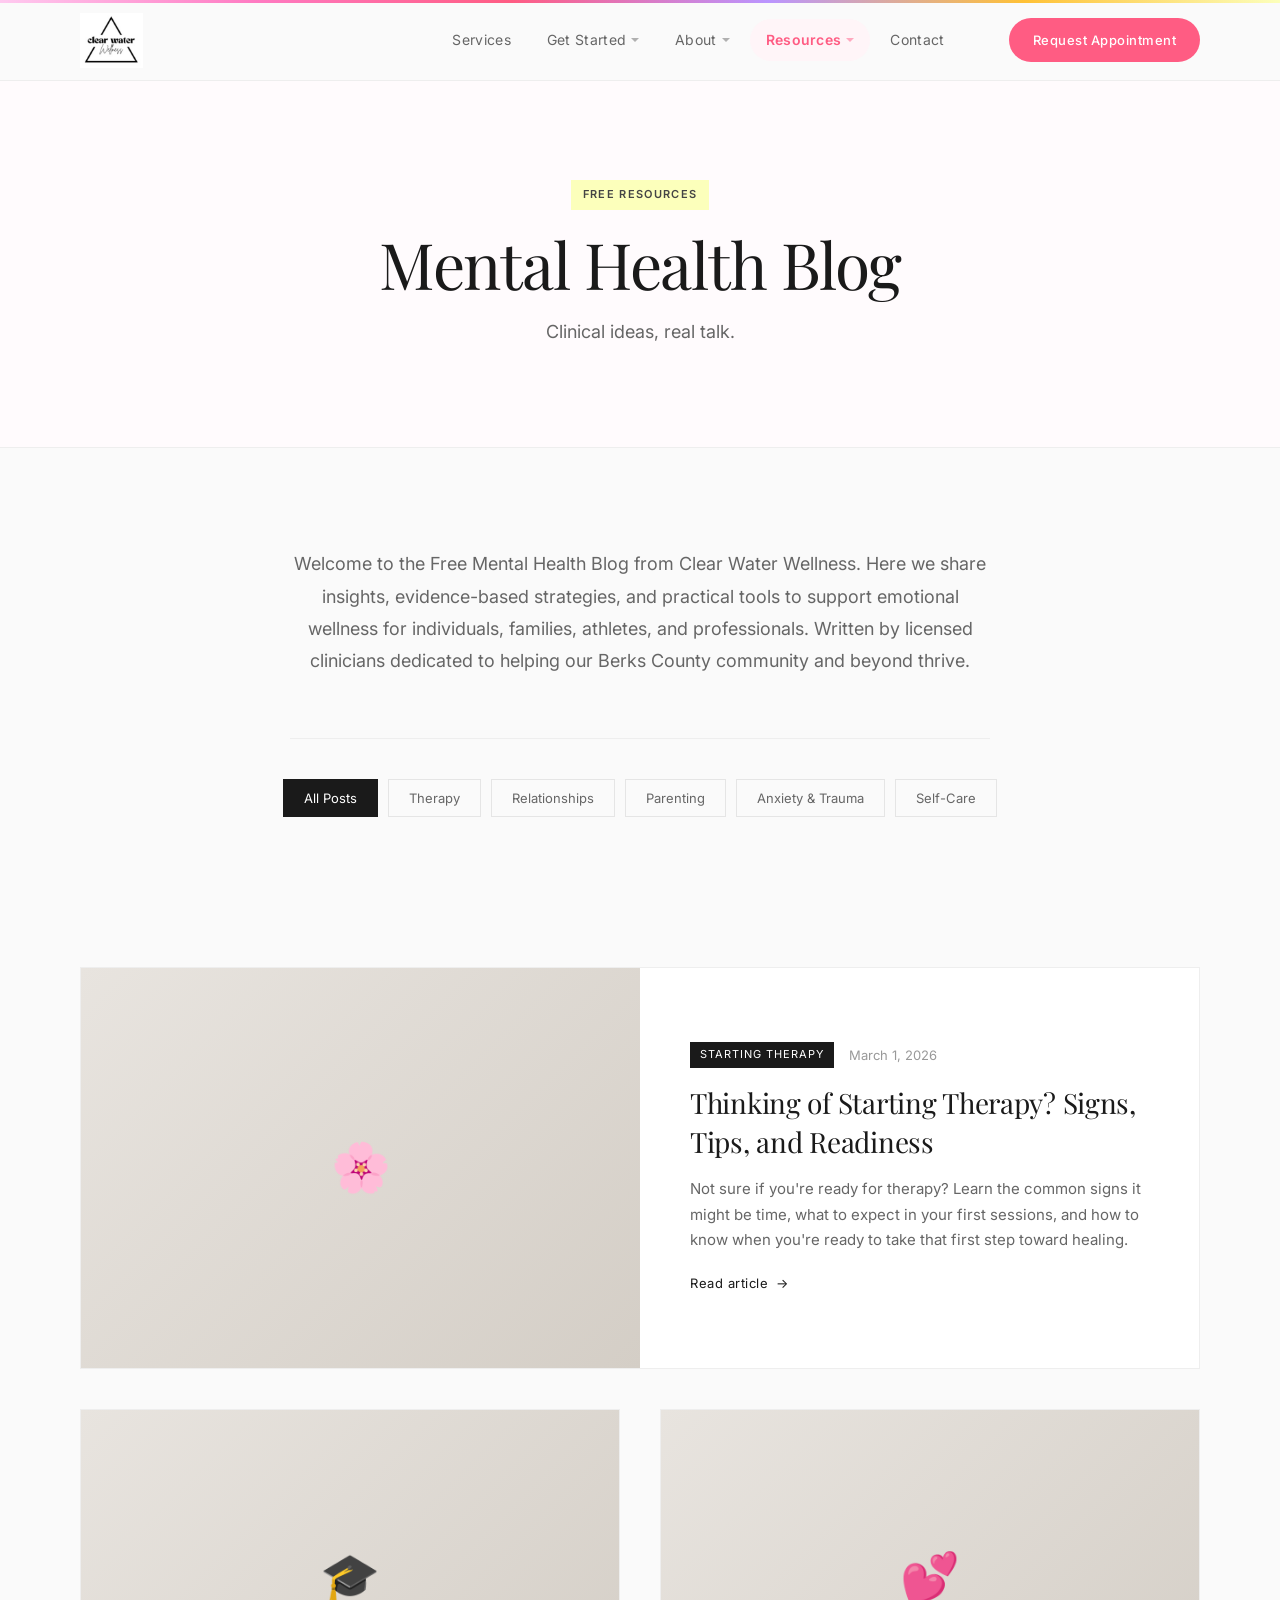
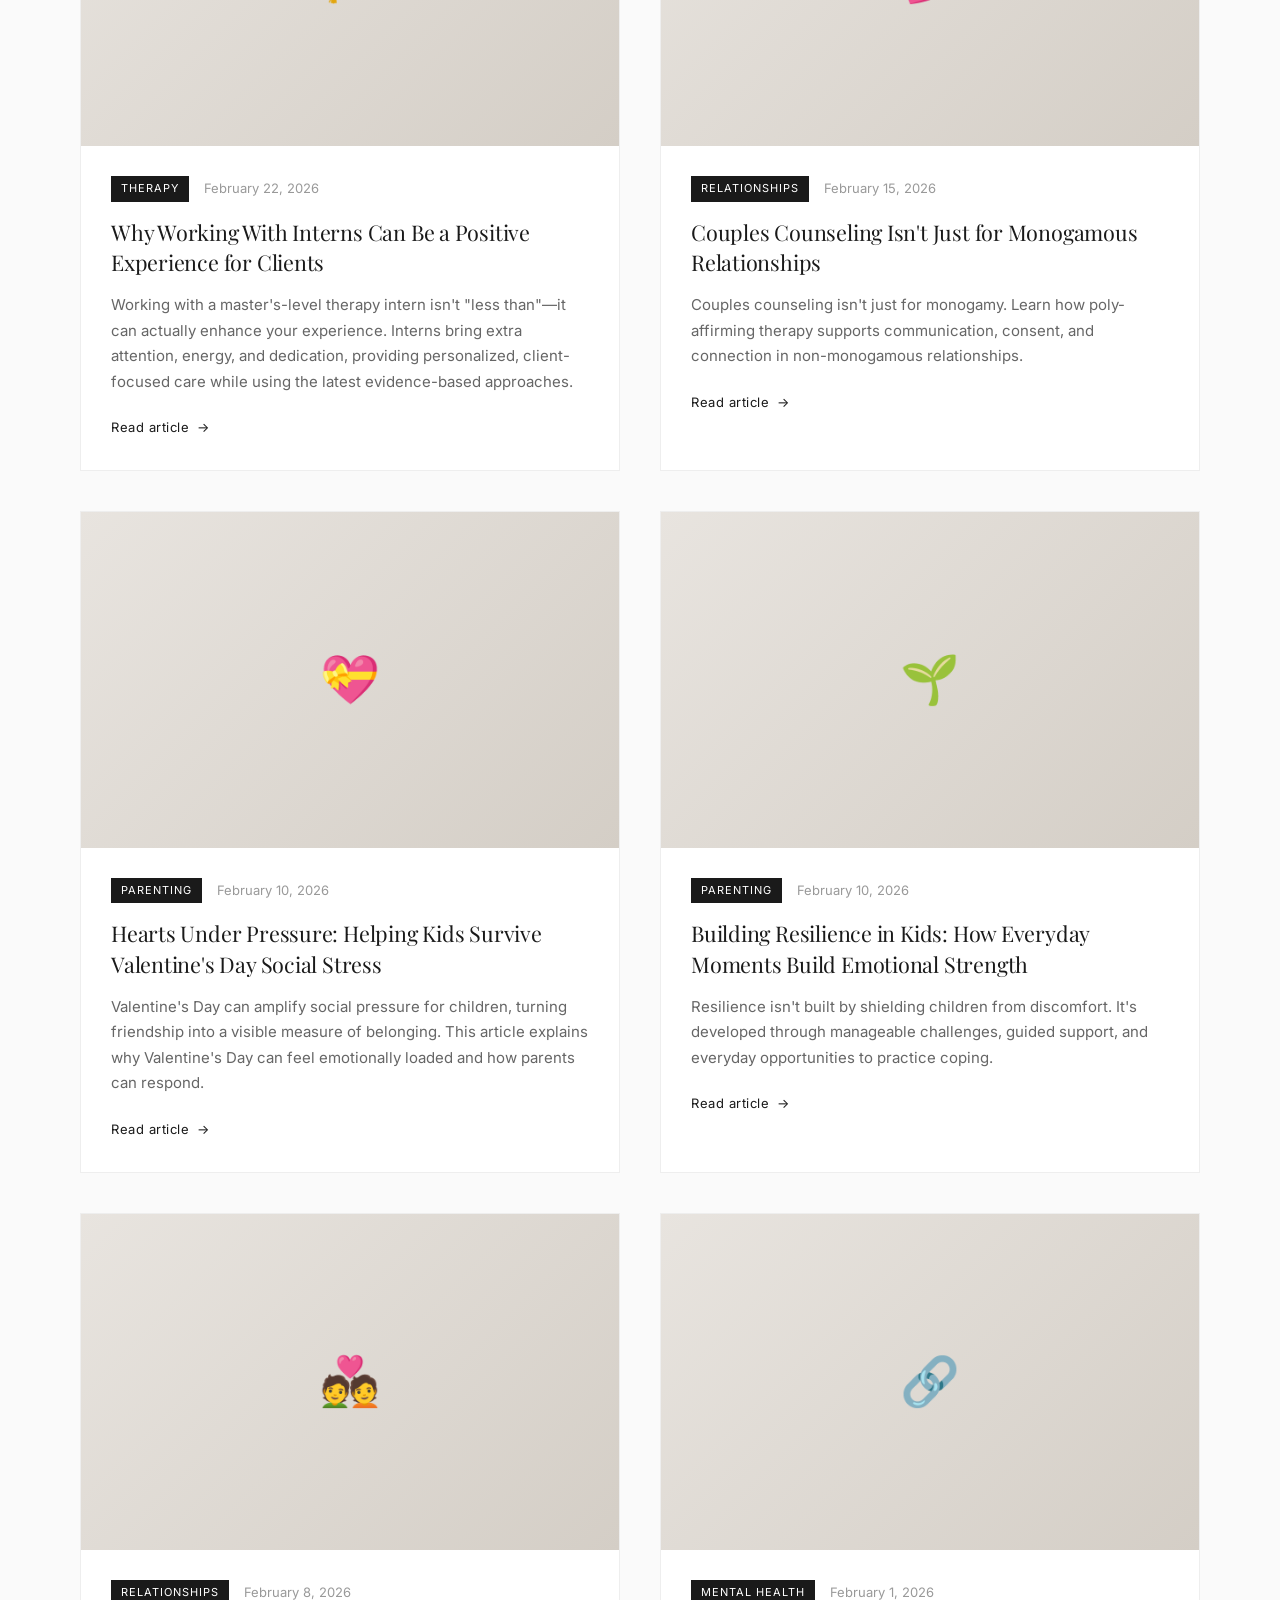
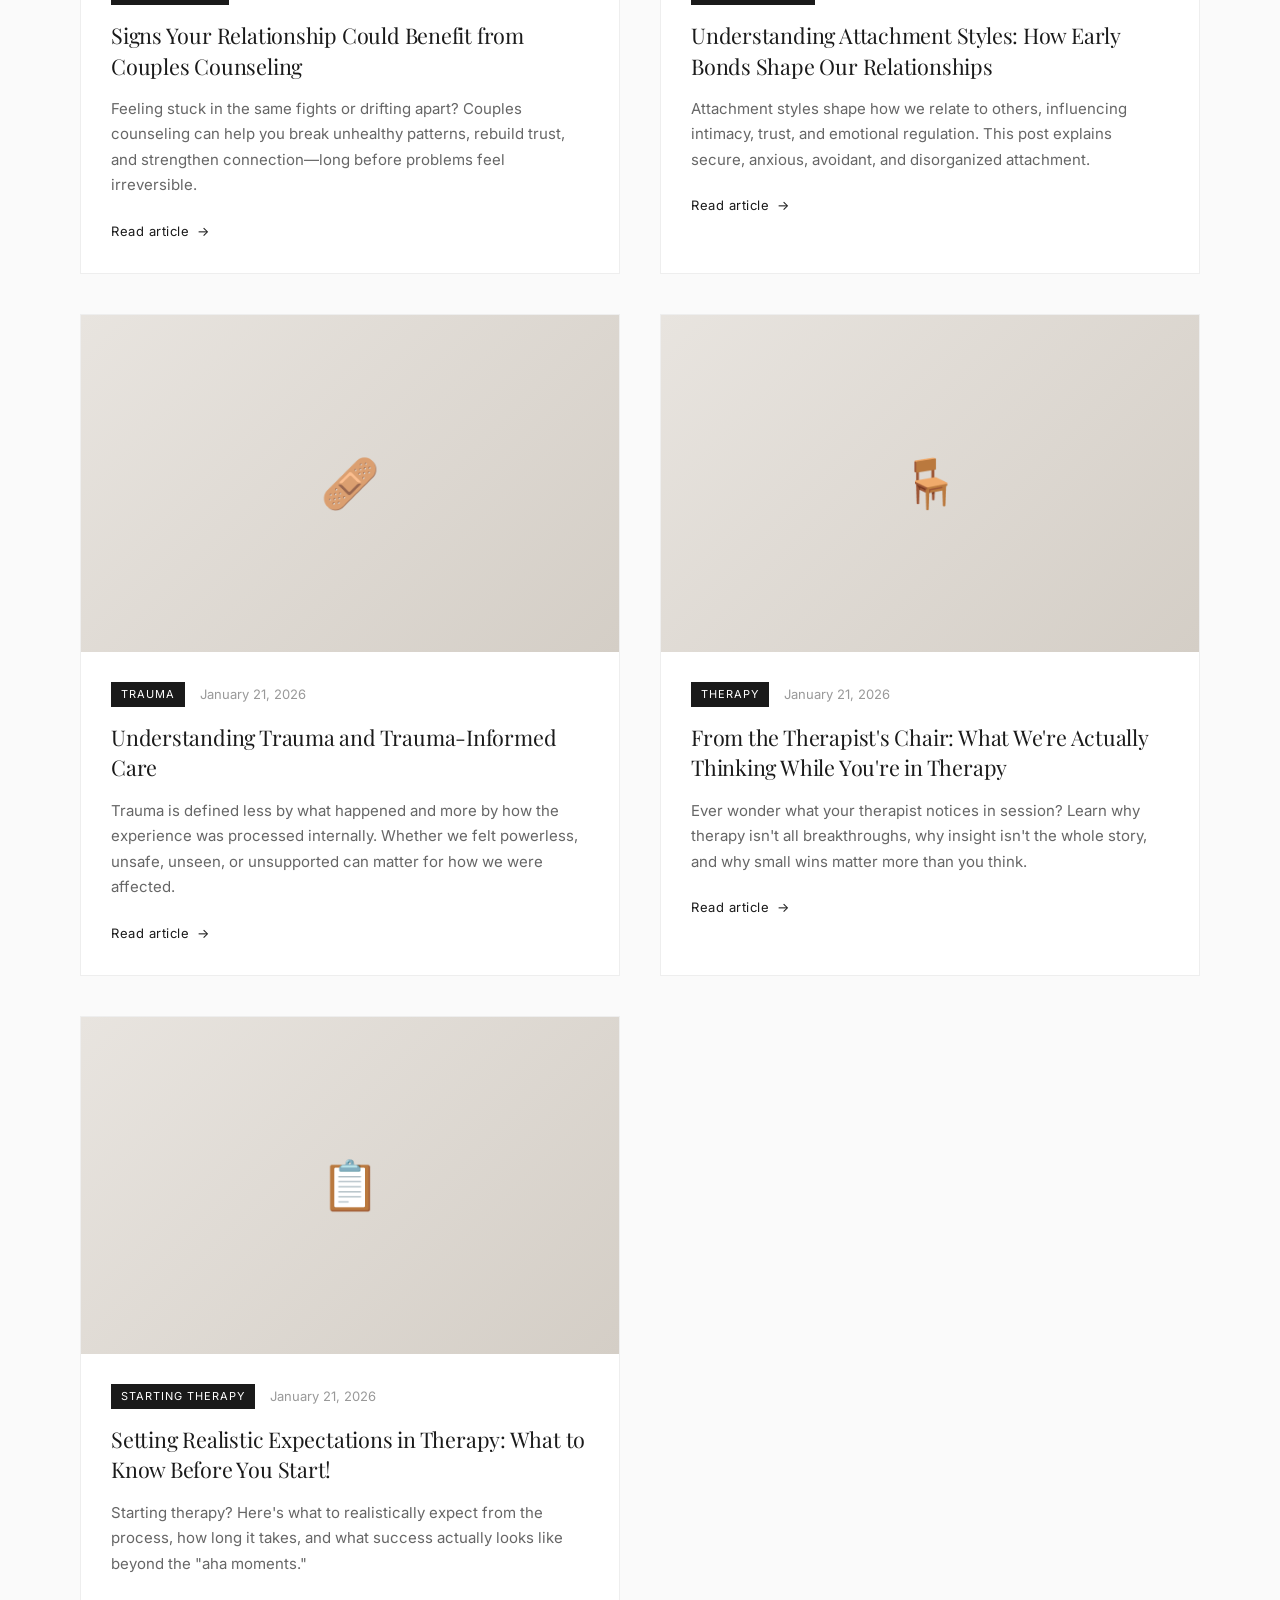
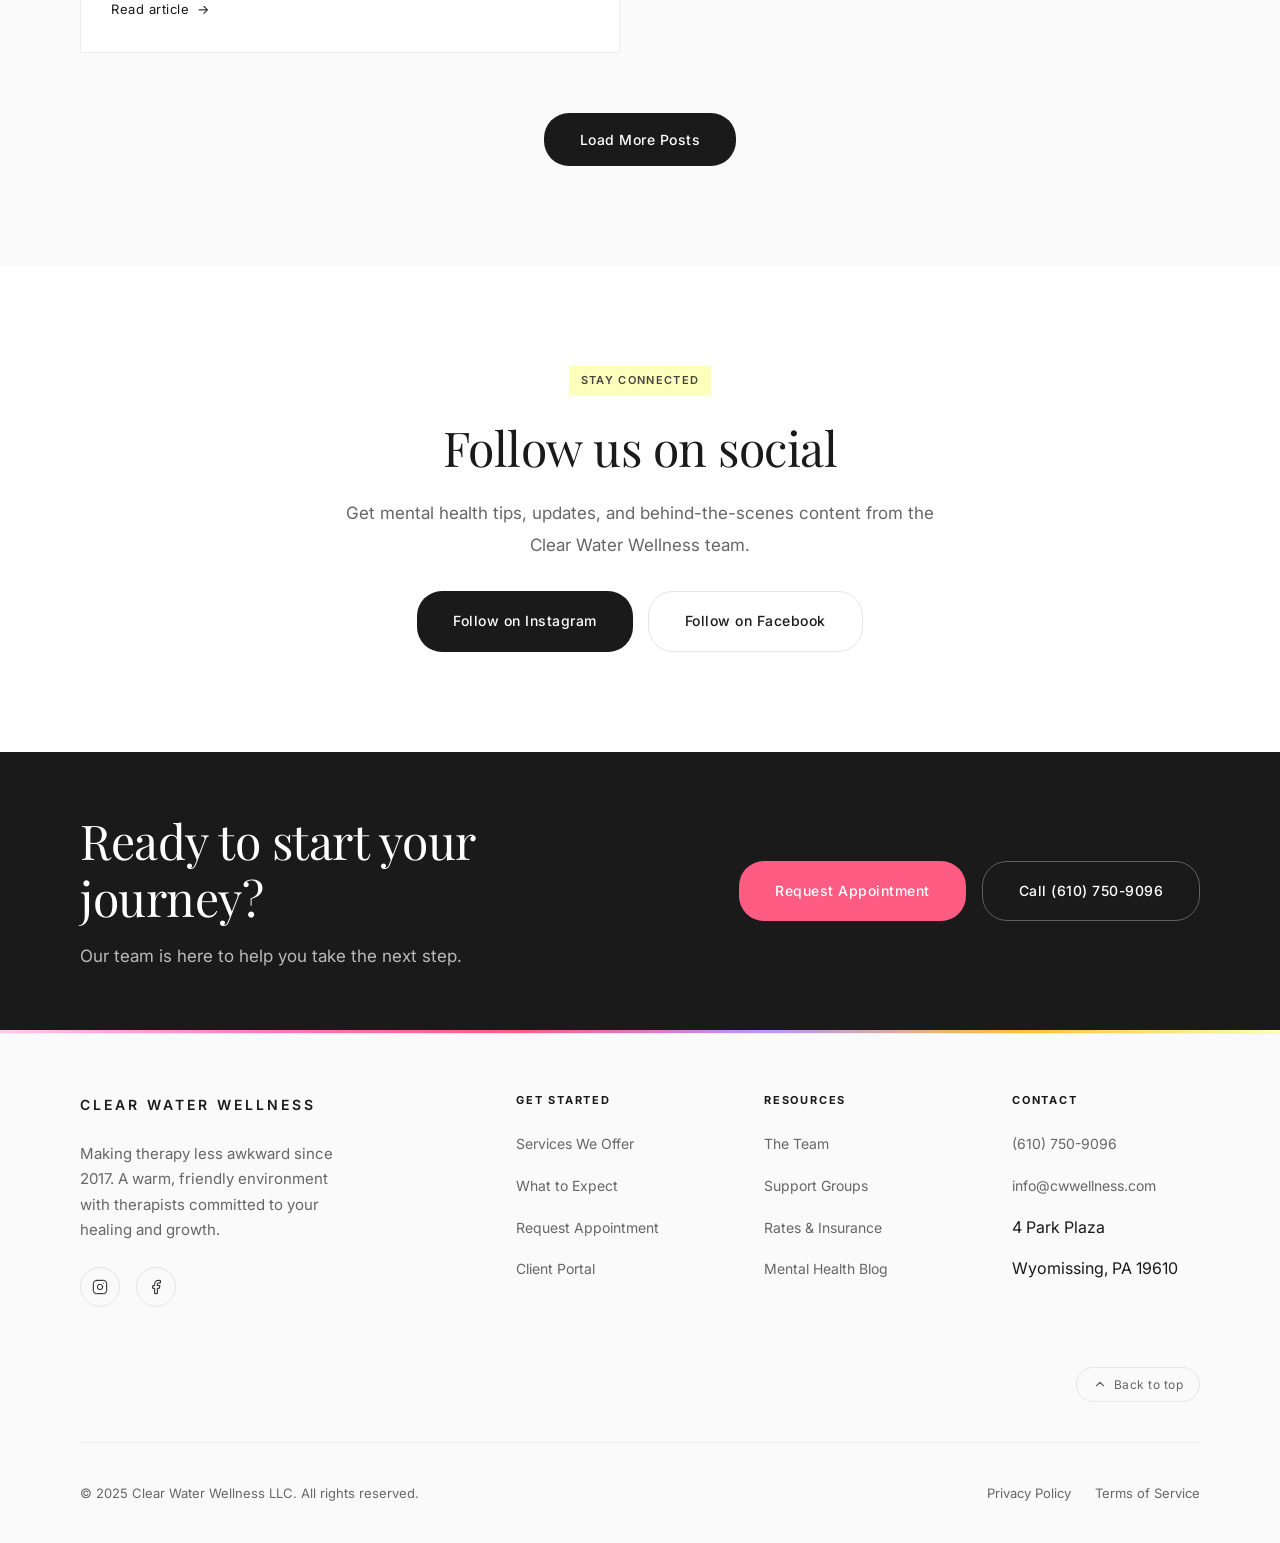
<file: blog.html>
<!DOCTYPE html>
<html lang="en">
<head>
  <meta charset="UTF-8">
  <meta name="viewport" content="width=device-width, initial-scale=1.0">
  <meta name="description" content="Free mental health blog from Clear Water Wellness. Insights, evidence-based strategies, and practical tools to support emotional wellness.">
  <!-- Open Graph -->
  <meta property="og:title" content="Mental Health Blog | Clear Water Wellness LLC">
  <meta property="og:description" content="Evidence-based mental health insights, clinical articles, and practical tools from the therapists at Clear Water Wellness LLC.">
  <meta property="og:type" content="website">
  <meta property="og:url" content="https://www.cwwellness.com/blog.html">
  <meta property="og:image" content="https://www.cwwellness.com/images/logo.jpeg">
  <title>Mental Health Blog | Clear Water Wellness LLC</title>
  
  <!-- Fonts -->
  <link rel="preconnect" href="https://fonts.googleapis.com">
  <link rel="preconnect" href="https://fonts.gstatic.com" crossorigin>
  <link href="https://fonts.googleapis.com/css2?family=Inter:wght@400;500;600&family=Playfair+Display:ital,wght@0,400;0,500;1,400&display=swap" rel="stylesheet">
  
  <!-- Styles -->
  <link rel="stylesheet" href="css/styles.css">
  
  <!-- Additional styles for blog page -->
  <style>
    .blog-intro {
      max-width: 700px;
      margin: 0 auto;
      text-align: center;
      padding-bottom: 60px;
      border-bottom: 1px solid var(--color-border-light);
    }
    .blog-intro__text {
      font-size: 18px;
      line-height: 1.8;
      color: var(--color-text-light);
    }
    
    .blog-grid {
      display: grid;
      grid-template-columns: repeat(2, 1fr);
      gap: 40px;
    }
    
    .blog-card {
      background: white;
      border: 1px solid var(--color-border-light);
      transition: var(--transition);
    }
    .blog-card:hover {
      border-color: var(--color-text);
    }
    .blog-card__image {
      aspect-ratio: 16/10;
      background: linear-gradient(135deg, #e8e4df 0%, #d4cec6 100%);
      overflow: hidden;
      display: flex;
      align-items: center;
      justify-content: center;
      font-size: 3rem;
    }
    .blog-card__content {
      padding: 30px;
    }
    .blog-card__meta {
      display: flex;
      align-items: center;
      gap: 15px;
      margin-bottom: 15px;
    }
    .blog-card__date {
      font-size: 13px;
      color: var(--color-text-muted);
    }
    .blog-card__tag {
      font-size: 11px;
      letter-spacing: 1px;
      text-transform: uppercase;
      color: white;
      background: var(--color-text);
      padding: 4px 10px;
    }
    .blog-card__title {
      font-family: var(--font-display);
      font-size: 1.35rem;
      font-weight: 400;
      line-height: 1.4;
      margin-bottom: 15px;
    }
    .blog-card__title a {
      transition: var(--transition);
    }
    .blog-card__title a:hover {
      opacity: 0.7;
    }
    .blog-card__excerpt {
      font-size: 15px;
      line-height: 1.7;
      color: var(--color-text-light);
      margin-bottom: 20px;
    }
    .blog-card__link {
      font-size: 13px;
      color: var(--color-text);
      letter-spacing: 0.5px;
      display: inline-flex;
      align-items: center;
      gap: 8px;
      transition: var(--transition);
    }
    .blog-card__link:hover {
      gap: 12px;
    }
    
    /* Featured post (first/largest) */
    .blog-card--featured {
      grid-column: span 2;
      display: grid;
      grid-template-columns: 1fr 1fr;
    }
    .blog-card--featured .blog-card__image {
      aspect-ratio: auto;
      min-height: 400px;
    }
    .blog-card--featured .blog-card__content {
      padding: 50px;
      display: flex;
      flex-direction: column;
      justify-content: center;
    }
    .blog-card--featured .blog-card__title {
      font-size: 1.75rem;
    }
    
    /* Category filter */
    .blog-filters {
      display: flex;
      flex-wrap: wrap;
      gap: 10px;
      justify-content: center;
      margin-bottom: 50px;
    }
    .blog-filter {
      padding: 10px 20px;
      font-size: 13px;
      border: 1px solid var(--color-border);
      background: transparent;
      color: var(--color-text-light);
      cursor: pointer;
      transition: var(--transition);
    }
    .blog-filter:hover,
    .blog-filter.active {
      background: var(--color-text);
      color: white;
      border-color: var(--color-text);
    }
    
    @media (max-width: 900px) {
      .blog-grid {
        grid-template-columns: 1fr;
      }
      .blog-card--featured {
        grid-column: span 1;
        grid-template-columns: 1fr;
      }
      .blog-card--featured .blog-card__image {
        min-height: 250px;
      }
      .blog-card--featured .blog-card__content {
        padding: 30px;
      }
    }
  </style>
</head>
<body>
  <!-- Header -->
  <header class="header" id="header">
    <div class="container">
      <div class="header__inner">
        <a href="index.html" class="logo">
          <img src="images/logo.jpeg" alt="Clear Water Wellness" class="logo__image">
        </a>
        
        <nav class="nav" aria-label="Main navigation">
          <ul class="nav__list">
            <li class="nav__item">
              <a href="services.html" class="nav__link">Services</a>
            </li>
            <li class="nav__item">
              <a href="#" class="nav__link nav__link--dropdown">Get Started</a>
              <div class="nav__dropdown">
                <a href="what-to-expect.html" class="nav__dropdown-link">What to Expect</a>
                <a href="rates-insurance.html" class="nav__dropdown-link">Rates & Insurance</a>
                <a href="faq.html" class="nav__dropdown-link">FAQ</a>
              </div>
            </li>
            <li class="nav__item">
              <a href="#" class="nav__link nav__link--dropdown">About</a>
              <div class="nav__dropdown">
                <a href="team.html" class="nav__dropdown-link">The Team</a>
                <a href="support-groups.html" class="nav__dropdown-link">Support Groups</a>
              </div>
            </li>
            <li class="nav__item">
              <a href="#" class="nav__link nav__link--dropdown">Resources</a>
              <div class="nav__dropdown">
                <a href="blog.html" class="nav__dropdown-link">Blog</a>
                <a href="resources.html" class="nav__dropdown-link">Crisis Resources</a>
              </div>
            </li>
            <li class="nav__item">
              <a href="contact.html" class="nav__link">Contact</a>
            </li>
          </ul>
          <a href="contact.html" class="nav__cta">Request Appointment</a>
        </nav>
        
        <button class="nav__toggle" id="navToggle" aria-label="Toggle menu" aria-expanded="false">
          <span></span>
          <span></span>
          <span></span>
        </button>
      </div>
    </div>
  </header>

  <!-- Page Header -->
  <section class="page-header">
    <div class="container">
      <span class="page-header__tag">Free Resources</span>
      <h1 class="page-header__title">Mental Health Blog</h1>
      <p class="page-header__text">Clinical ideas, real talk.</p>
    </div>
  </section>

  <!-- Blog Intro -->
  <section class="section" style="padding-bottom: 0;">
    <div class="container">
      <div class="blog-intro">
        <p class="blog-intro__text">Welcome to the Free Mental Health Blog from Clear Water Wellness. Here we share insights, evidence-based strategies, and practical tools to support emotional wellness for individuals, families, athletes, and professionals. Written by licensed clinicians dedicated to helping our Berks County community and beyond thrive.</p>
      </div>
    </div>
  </section>

  <!-- Category Filters -->
  <section class="section" style="padding-top: 40px; padding-bottom: 0;">
    <div class="container">
      <div class="blog-filters">
        <button class="blog-filter active">All Posts</button>
        <button class="blog-filter">Therapy</button>
        <button class="blog-filter">Relationships</button>
        <button class="blog-filter">Parenting</button>
        <button class="blog-filter">Anxiety & Trauma</button>
        <button class="blog-filter">Self-Care</button>
      </div>
    </div>
  </section>

  <!-- Blog Grid -->
  <section class="section">
    <div class="container">
      <div class="blog-grid">
        
        <!-- Featured Post -->
        <article class="blog-card blog-card--featured">
          <div class="blog-card__image">🌸</div>
          <div class="blog-card__content">
            <div class="blog-card__meta">
              <span class="blog-card__tag">Starting Therapy</span>
              <span class="blog-card__date">March 1, 2026</span>
            </div>
            <h2 class="blog-card__title">
              <a href="#">Thinking of Starting Therapy? Signs, Tips, and Readiness</a>
            </h2>
            <p class="blog-card__excerpt">Not sure if you're ready for therapy? Learn the common signs it might be time, what to expect in your first sessions, and how to know when you're ready to take that first step toward healing.</p>
            <a href="#" class="blog-card__link">
              Read article <span>→</span>
            </a>
          </div>
        </article>
        
        <!-- Post 2 -->
        <article class="blog-card">
          <div class="blog-card__image">🎓</div>
          <div class="blog-card__content">
            <div class="blog-card__meta">
              <span class="blog-card__tag">Therapy</span>
              <span class="blog-card__date">February 22, 2026</span>
            </div>
            <h2 class="blog-card__title">
              <a href="#">Why Working With Interns Can Be a Positive Experience for Clients</a>
            </h2>
            <p class="blog-card__excerpt">Working with a master's-level therapy intern isn't "less than"—it can actually enhance your experience. Interns bring extra attention, energy, and dedication, providing personalized, client-focused care while using the latest evidence-based approaches.</p>
            <a href="#" class="blog-card__link">
              Read article <span>→</span>
            </a>
          </div>
        </article>
        
        <!-- Post 3 -->
        <article class="blog-card">
          <div class="blog-card__image">💕</div>
          <div class="blog-card__content">
            <div class="blog-card__meta">
              <span class="blog-card__tag">Relationships</span>
              <span class="blog-card__date">February 15, 2026</span>
            </div>
            <h2 class="blog-card__title">
              <a href="#">Couples Counseling Isn't Just for Monogamous Relationships</a>
            </h2>
            <p class="blog-card__excerpt">Couples counseling isn't just for monogamy. Learn how poly-affirming therapy supports communication, consent, and connection in non-monogamous relationships.</p>
            <a href="#" class="blog-card__link">
              Read article <span>→</span>
            </a>
          </div>
        </article>
        
        <!-- Post 4 -->
        <article class="blog-card">
          <div class="blog-card__image">💝</div>
          <div class="blog-card__content">
            <div class="blog-card__meta">
              <span class="blog-card__tag">Parenting</span>
              <span class="blog-card__date">February 10, 2026</span>
            </div>
            <h2 class="blog-card__title">
              <a href="#">Hearts Under Pressure: Helping Kids Survive Valentine's Day Social Stress</a>
            </h2>
            <p class="blog-card__excerpt">Valentine's Day can amplify social pressure for children, turning friendship into a visible measure of belonging. This article explains why Valentine's Day can feel emotionally loaded and how parents can respond.</p>
            <a href="#" class="blog-card__link">
              Read article <span>→</span>
            </a>
          </div>
        </article>
        
        <!-- Post 5 -->
        <article class="blog-card">
          <div class="blog-card__image">🌱</div>
          <div class="blog-card__content">
            <div class="blog-card__meta">
              <span class="blog-card__tag">Parenting</span>
              <span class="blog-card__date">February 10, 2026</span>
            </div>
            <h2 class="blog-card__title">
              <a href="#">Building Resilience in Kids: How Everyday Moments Build Emotional Strength</a>
            </h2>
            <p class="blog-card__excerpt">Resilience isn't built by shielding children from discomfort. It's developed through manageable challenges, guided support, and everyday opportunities to practice coping.</p>
            <a href="#" class="blog-card__link">
              Read article <span>→</span>
            </a>
          </div>
        </article>
        
        <!-- Post 6 -->
        <article class="blog-card">
          <div class="blog-card__image">💑</div>
          <div class="blog-card__content">
            <div class="blog-card__meta">
              <span class="blog-card__tag">Relationships</span>
              <span class="blog-card__date">February 8, 2026</span>
            </div>
            <h2 class="blog-card__title">
              <a href="#">Signs Your Relationship Could Benefit from Couples Counseling</a>
            </h2>
            <p class="blog-card__excerpt">Feeling stuck in the same fights or drifting apart? Couples counseling can help you break unhealthy patterns, rebuild trust, and strengthen connection—long before problems feel irreversible.</p>
            <a href="#" class="blog-card__link">
              Read article <span>→</span>
            </a>
          </div>
        </article>
        
        <!-- Post 7 -->
        <article class="blog-card">
          <div class="blog-card__image">🔗</div>
          <div class="blog-card__content">
            <div class="blog-card__meta">
              <span class="blog-card__tag">Mental Health</span>
              <span class="blog-card__date">February 1, 2026</span>
            </div>
            <h2 class="blog-card__title">
              <a href="#">Understanding Attachment Styles: How Early Bonds Shape Our Relationships</a>
            </h2>
            <p class="blog-card__excerpt">Attachment styles shape how we relate to others, influencing intimacy, trust, and emotional regulation. This post explains secure, anxious, avoidant, and disorganized attachment.</p>
            <a href="#" class="blog-card__link">
              Read article <span>→</span>
            </a>
          </div>
        </article>
        
        <!-- Post 8 -->
        <article class="blog-card">
          <div class="blog-card__image">🩹</div>
          <div class="blog-card__content">
            <div class="blog-card__meta">
              <span class="blog-card__tag">Trauma</span>
              <span class="blog-card__date">January 21, 2026</span>
            </div>
            <h2 class="blog-card__title">
              <a href="#">Understanding Trauma and Trauma-Informed Care</a>
            </h2>
            <p class="blog-card__excerpt">Trauma is defined less by what happened and more by how the experience was processed internally. Whether we felt powerless, unsafe, unseen, or unsupported can matter for how we were affected.</p>
            <a href="#" class="blog-card__link">
              Read article <span>→</span>
            </a>
          </div>
        </article>
        
        <!-- Post 9 -->
        <article class="blog-card">
          <div class="blog-card__image">🪑</div>
          <div class="blog-card__content">
            <div class="blog-card__meta">
              <span class="blog-card__tag">Therapy</span>
              <span class="blog-card__date">January 21, 2026</span>
            </div>
            <h2 class="blog-card__title">
              <a href="#">From the Therapist's Chair: What We're Actually Thinking While You're in Therapy</a>
            </h2>
            <p class="blog-card__excerpt">Ever wonder what your therapist notices in session? Learn why therapy isn't all breakthroughs, why insight isn't the whole story, and why small wins matter more than you think.</p>
            <a href="#" class="blog-card__link">
              Read article <span>→</span>
            </a>
          </div>
        </article>
        
        <!-- Post 10 -->
        <article class="blog-card">
          <div class="blog-card__image">📋</div>
          <div class="blog-card__content">
            <div class="blog-card__meta">
              <span class="blog-card__tag">Starting Therapy</span>
              <span class="blog-card__date">January 21, 2026</span>
            </div>
            <h2 class="blog-card__title">
              <a href="#">Setting Realistic Expectations in Therapy: What to Know Before You Start!</a>
            </h2>
            <p class="blog-card__excerpt">Starting therapy? Here's what to realistically expect from the process, how long it takes, and what success actually looks like beyond the "aha moments."</p>
            <a href="#" class="blog-card__link">
              Read article <span>→</span>
            </a>
          </div>
        </article>
        
      </div>
      
      <!-- Load More -->
      <div style="text-align: center; margin-top: 60px;">
        <button class="btn" style="background: var(--color-text); color: white; border: none;">Load More Posts</button>
      </div>
    </div>
  </section>

  <!-- Newsletter CTA -->
  <section class="section" style="background: white;">
    <div class="container">
      <div style="max-width: 600px; margin: 0 auto; text-align: center;">
        <span class="intro__tag">Stay Connected</span>
        <h2 class="intro__title" style="margin-bottom: 20px;">Follow us on social</h2>
        <p class="intro__text" style="margin-bottom: 30px;">Get mental health tips, updates, and behind-the-scenes content from the Clear Water Wellness team.</p>
        <div style="display: flex; gap: 15px; justify-content: center; flex-wrap: wrap;">
          <a href="https://www.instagram.com/clearwaterwellness/" target="_blank" rel="noopener" class="btn" style="background: var(--color-text); color: white;">Follow on Instagram</a>
          <a href="https://www.facebook.com/clearwaterwellnessllc" target="_blank" rel="noopener" class="btn" style="background: transparent; color: var(--color-text); border: 1px solid var(--color-border);">Follow on Facebook</a>
        </div>
      </div>
    </div>
  </section>

  <!-- CTA Section -->
  <section class="cta section--sm">
    <div class="container">
      <div class="cta__inner">
        <div class="cta__content">
          <h2 class="cta__title">Ready to start your journey?</h2>
          <p class="cta__text">Our team is here to help you take the next step.</p>
        </div>
        <div class="cta__buttons">
          <a href="contact.html" class="btn btn--primary">Request Appointment</a>
          <a href="tel:6107509096" class="btn btn--outline">Call (610) 750-9096</a>
        </div>
      </div>
    </div>
  </section>

  <!-- Rainbow Accent Bar -->
  <div class="rainbow-bar"></div>

  <!-- Footer -->
  <footer class="footer">
    <div class="container">
      <div class="footer__inner">
        <div class="footer__brand">
          <div class="footer__logo">Clear Water Wellness</div>
          <p class="footer__desc">Making therapy less awkward since 2017. A warm, friendly environment with therapists committed to your healing and growth.</p>
          <div class="footer__social">
            <a href="https://www.instagram.com/clearwaterwellness/" target="_blank" rel="noopener" aria-label="Instagram"><svg viewBox="0 0 24 24" fill="none" stroke="currentColor" stroke-width="1.5" stroke-linecap="round" stroke-linejoin="round" aria-hidden="true"><rect x="2" y="2" width="20" height="20" rx="5"/><path d="M16 11.37A4 4 0 1 1 12.63 8 4 4 0 0 1 16 11.37z"/><line x1="17.5" y1="6.5" x2="17.51" y2="6.5"/></svg></a>
            <a href="https://www.facebook.com/clearwaterwellnessllc" target="_blank" rel="noopener" aria-label="Facebook"><svg viewBox="0 0 24 24" fill="none" stroke="currentColor" stroke-width="1.5" stroke-linecap="round" stroke-linejoin="round" aria-hidden="true"><path d="M18 2h-3a5 5 0 0 0-5 5v3H7v4h3v8h4v-8h3l1-4h-4V7a1 1 0 0 1 1-1h3z"/></svg></a>
          </div>
        </div>
        
        <div class="footer__col">
          <h4>Get Started</h4>
          <ul class="footer__links">
            <li><a href="services.html">Services We Offer</a></li>
            <li><a href="what-to-expect.html">What to Expect</a></li>
            <li><a href="contact.html">Request Appointment</a></li>
            <li><a href="#">Client Portal</a></li>
          </ul>
        </div>
        
        <div class="footer__col">
          <h4>Resources</h4>
          <ul class="footer__links">
            <li><a href="team.html">The Team</a></li>
            <li><a href="support-groups.html">Support Groups</a></li>
            <li><a href="rates-insurance.html">Rates & Insurance</a></li>
            <li><a href="blog.html">Mental Health Blog</a></li>
          </ul>
        </div>
        
        <div class="footer__col">
          <h4>Contact</h4>
          <ul class="footer__links">
            <li><a href="tel:6107509096">(610) 750-9096</a></li>
            <li><a href="mailto:info@cwwellness.com">info@cwwellness.com</a></li>
            <li>4 Park Plaza</li>
            <li>Wyomissing, PA 19610</li>
          </ul>
        </div>
      </div>
      
      <div class="footer__back-top">
        <button class="back-to-top" aria-label="Scroll back to top">
          <svg viewBox="0 0 24 24" fill="none" stroke="currentColor" stroke-width="2" stroke-linecap="round" stroke-linejoin="round" aria-hidden="true"><polyline points="18 15 12 9 6 15"/></svg>
          Back to top
        </button>
      </div>
      <div class="footer__bottom">
        <p class="footer__copy">&copy; 2025 Clear Water Wellness LLC. All rights reserved.</p>
        <div class="footer__legal">
          <a href="#">Privacy Policy</a>
          <a href="#">Terms of Service</a>
        </div>
      </div>
    </div>
  </footer>

  <script src="js/main.js"></script>
  <script>
    // Simple filter functionality (visual only - would need backend for real filtering)
    document.querySelectorAll('.blog-filter').forEach(btn => {
      btn.addEventListener('click', function() {
        document.querySelectorAll('.blog-filter').forEach(b => b.classList.remove('active'));
        this.classList.add('active');
      });
    });
  </script>
</body>
</html>
</file>
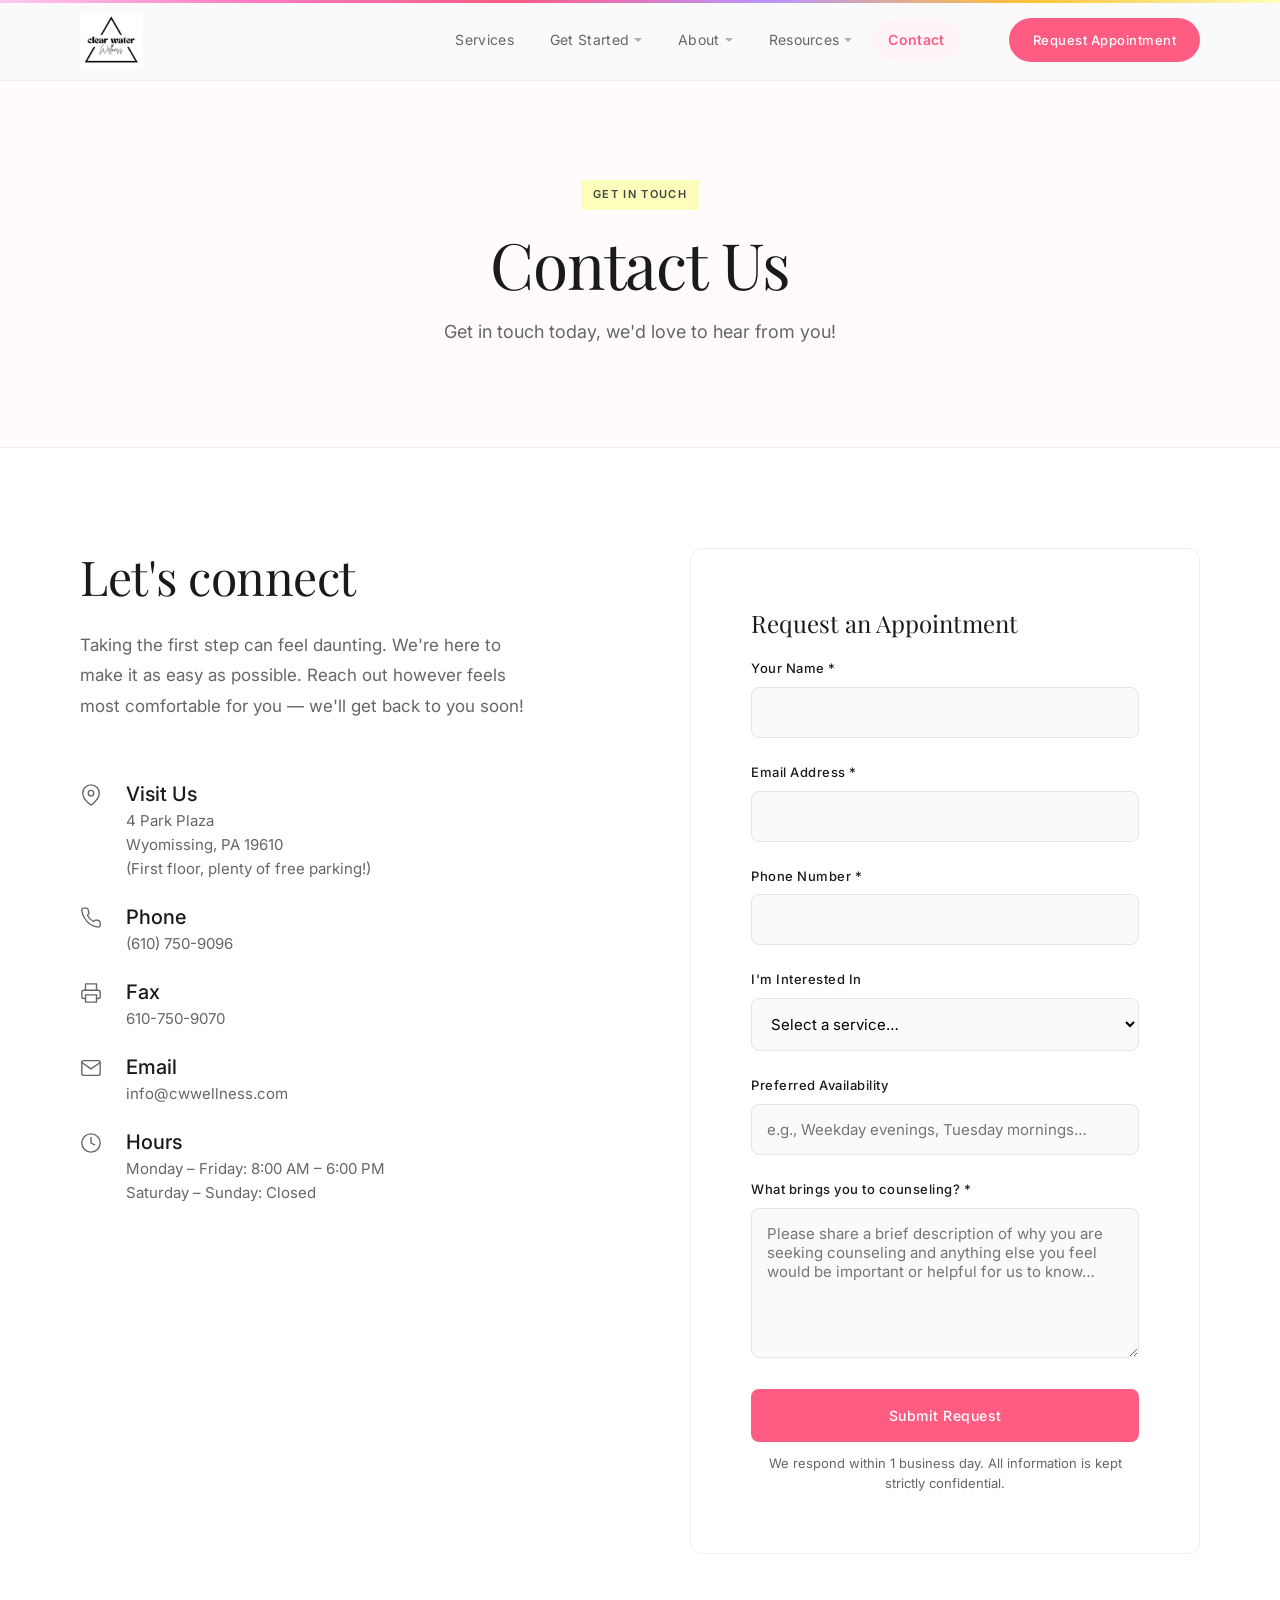
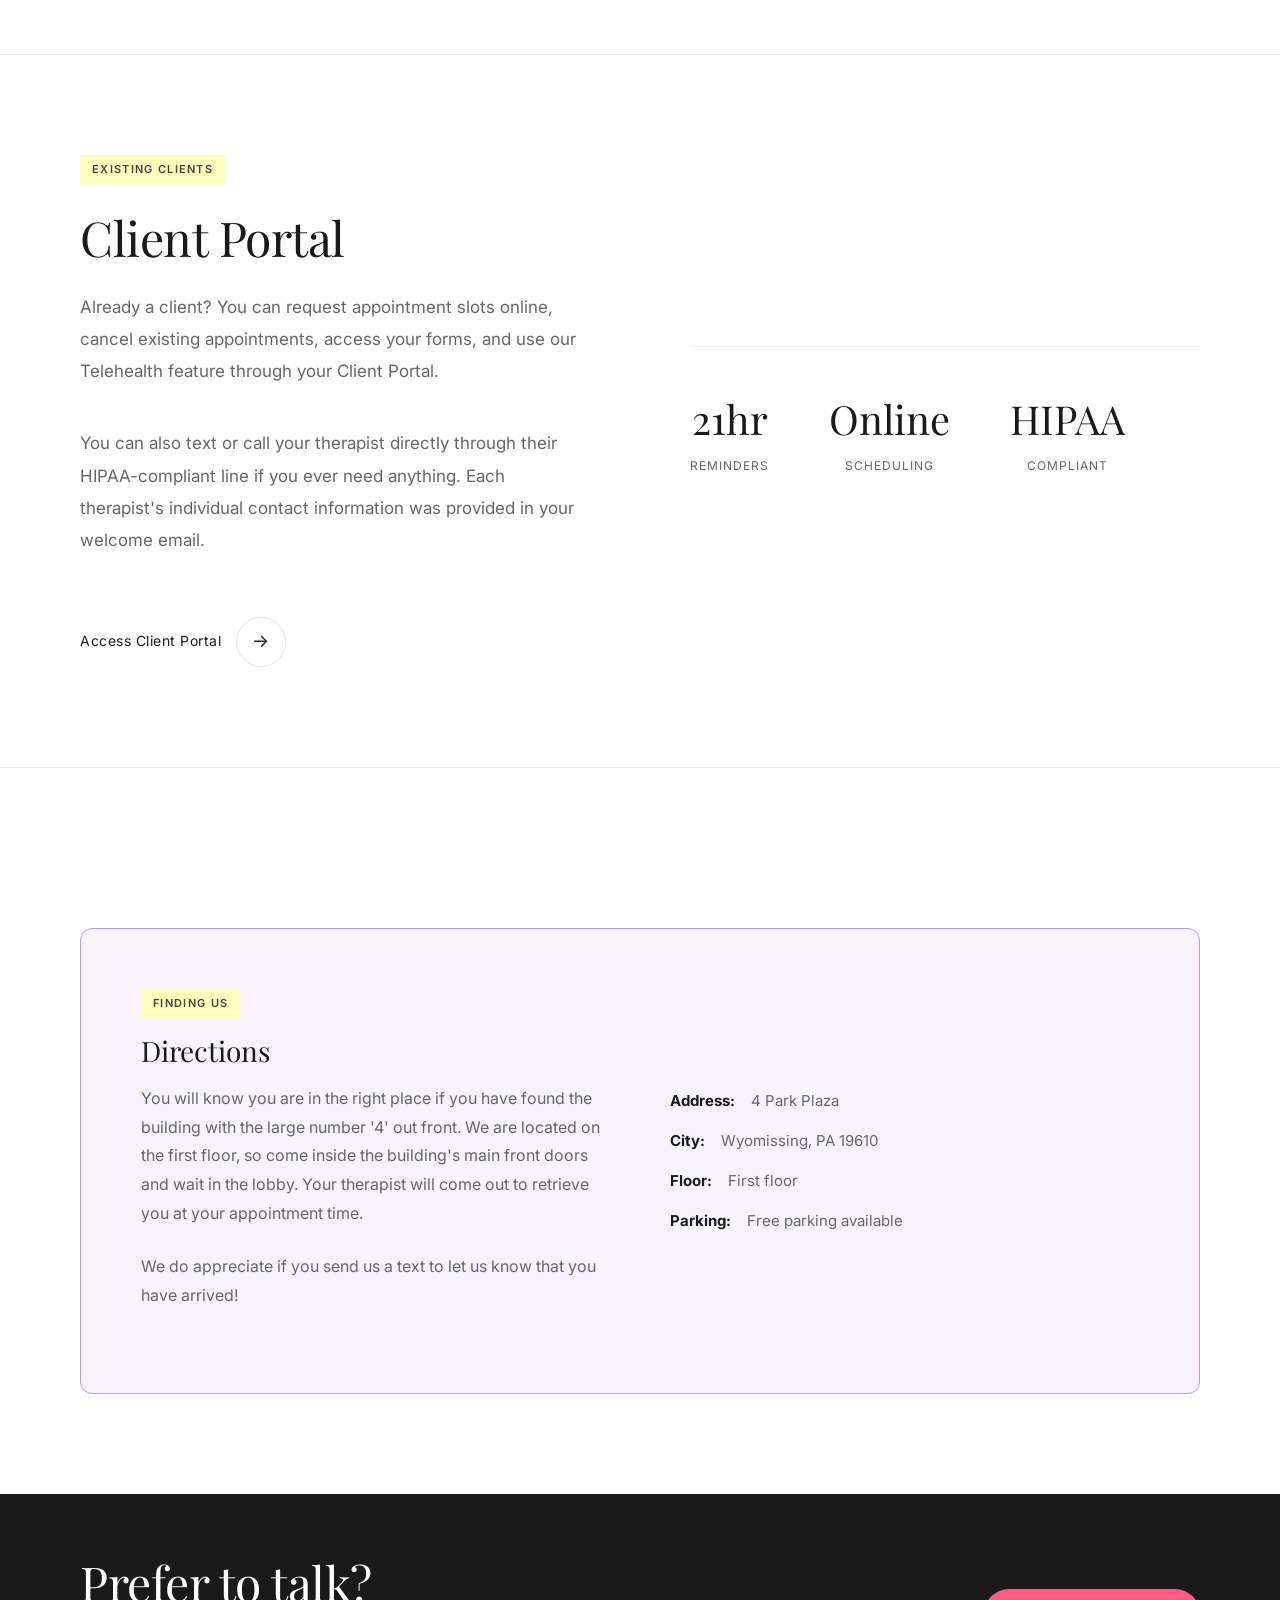
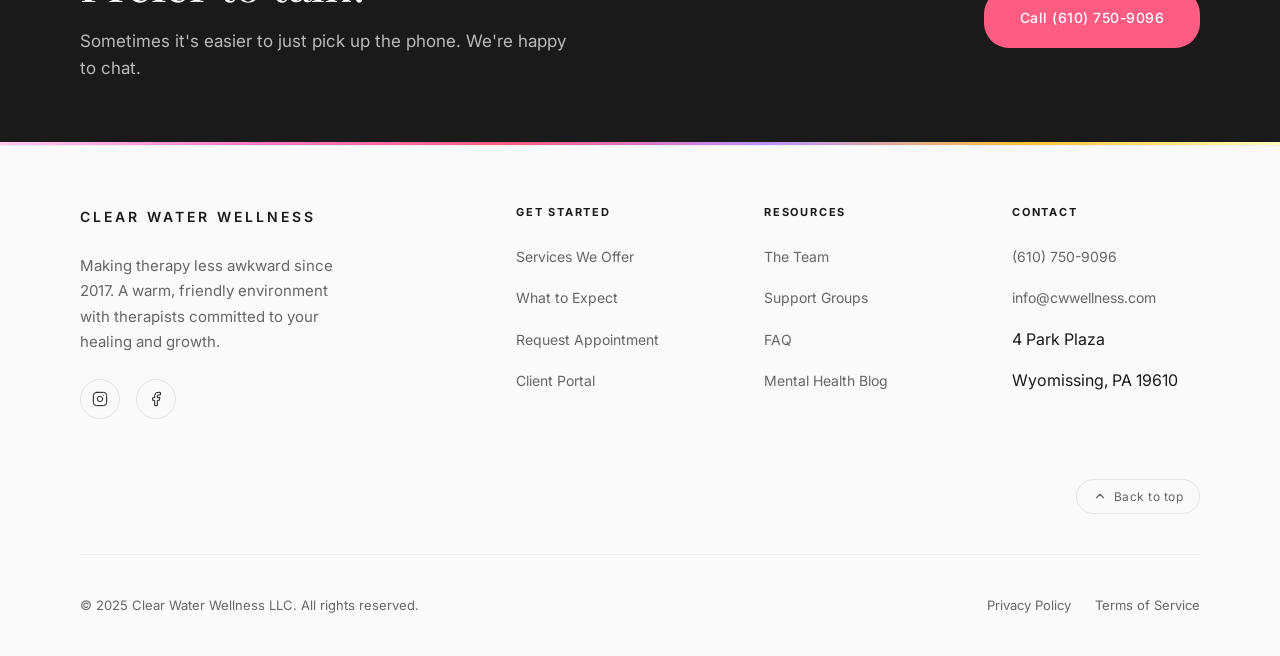
<file: contact.html>
<!DOCTYPE html>
<html lang="en">
<head>
  <meta charset="UTF-8">
  <meta name="viewport" content="width=device-width, initial-scale=1.0">
  <meta name="description" content="Contact Clear Water Wellness LLC - schedule a therapy session, ask questions, or learn more about our services in Wyomissing, PA.">
  <title>Contact | Clear Water Wellness LLC</title>

  <!-- Open Graph -->
  <meta property="og:title" content="Contact Clear Water Wellness LLC">
  <meta property="og:description" content="Request a therapy appointment or get in touch with our friendly team in Wyomissing, PA. We respond within 1 business day.">
  <meta property="og:type" content="website">
  <meta property="og:url" content="https://www.cwwellness.com/contact.html">
  <meta property="og:image" content="https://www.cwwellness.com/images/logo.jpeg">

  <!-- Fonts -->
  <link rel="preconnect" href="https://fonts.googleapis.com">
  <link rel="preconnect" href="https://fonts.gstatic.com" crossorigin>
  <link href="https://fonts.googleapis.com/css2?family=Inter:wght@400;500;600&family=Playfair+Display:ital,wght@0,400;0,500;1,400&display=swap" rel="stylesheet">

  <!-- Styles -->
  <link rel="stylesheet" href="css/styles.css">
</head>
<body>
  <!-- Header -->
  <header class="header" id="header">
    <div class="container">
      <div class="header__inner">
        <a href="index.html" class="logo">
          <img src="images/logo.jpeg" alt="Clear Water Wellness Logo" class="logo__image">
        </a>

        <nav class="nav" aria-label="Main navigation">
          <ul class="nav__list">
            <li class="nav__item">
              <a href="services.html" class="nav__link">Services</a>
            </li>
            <li class="nav__item">
              <a href="#" class="nav__link nav__link--dropdown" aria-haspopup="true">Get Started</a>
              <div class="nav__dropdown">
                <a href="what-to-expect.html" class="nav__dropdown-link">What to Expect</a>
                <a href="rates-insurance.html" class="nav__dropdown-link">Rates &amp; Insurance</a>
                <a href="faq.html" class="nav__dropdown-link">FAQ</a>
              </div>
            </li>
            <li class="nav__item">
              <a href="#" class="nav__link nav__link--dropdown" aria-haspopup="true">About</a>
              <div class="nav__dropdown">
                <a href="team.html" class="nav__dropdown-link">The Team</a>
                <a href="support-groups.html" class="nav__dropdown-link">Support Groups</a>
              </div>
            </li>
            <li class="nav__item">
              <a href="#" class="nav__link nav__link--dropdown" aria-haspopup="true">Resources</a>
              <div class="nav__dropdown">
                <a href="blog.html" class="nav__dropdown-link">Blog</a>
                <a href="resources.html" class="nav__dropdown-link">Crisis Resources</a>
              </div>
            </li>
            <li class="nav__item">
              <a href="contact.html" class="nav__link">Contact</a>
            </li>
          </ul>
          <a href="contact.html" class="nav__cta">Request Appointment</a>
        </nav>

        <button class="nav__toggle" id="navToggle" aria-label="Toggle menu" aria-expanded="false">
          <span></span>
          <span></span>
          <span></span>
        </button>
      </div>
    </div>
  </header>

  <!-- Page Header -->
  <section class="page-header">
    <div class="container">
      <span class="page-header__tag">Get in Touch</span>
      <h1 class="page-header__title">Contact Us</h1>
      <p class="page-header__text">Get in touch today, we'd love to hear from you!</p>
    </div>
  </section>

  <!-- Contact Section -->
  <section class="section" style="background: white;">
    <div class="container">
      <div class="contact-grid">
        <div class="contact-info">
          <h2 class="contact-info__title">Let's connect</h2>
          <p class="contact-info__text">Taking the first step can feel daunting. We're here to make it as easy as possible. Reach out however feels most comfortable for you — we'll get back to you soon!</p>

          <div class="contact-info__item">
            <div class="contact-info__icon">
              <svg viewBox="0 0 24 24" fill="none" stroke="currentColor" stroke-width="1.5" stroke-linecap="round" stroke-linejoin="round" aria-hidden="true"><path d="M21 10c0 7-9 13-9 13s-9-6-9-13a9 9 0 0 1 18 0z"/><circle cx="12" cy="10" r="3"/></svg>
            </div>
            <div class="contact-info__content">
              <h4>Visit Us</h4>
              <p>4 Park Plaza<br>Wyomissing, PA 19610<br>(First floor, plenty of free parking!)</p>
            </div>
          </div>

          <div class="contact-info__item">
            <div class="contact-info__icon">
              <svg viewBox="0 0 24 24" fill="none" stroke="currentColor" stroke-width="1.5" stroke-linecap="round" stroke-linejoin="round" aria-hidden="true"><path d="M22 16.92v3a2 2 0 0 1-2.18 2 19.79 19.79 0 0 1-8.63-3.07A19.5 19.5 0 0 1 4.99 12 19.79 19.79 0 0 1 1.93 3.38 2 2 0 0 1 3.9 1.18h3a2 2 0 0 1 2 1.72 12.84 12.84 0 0 0 .7 2.81 2 2 0 0 1-.45 2.11L8.09 9a16 16 0 0 0 6.91 6.91l1.18-1.18a2 2 0 0 1 2.11-.45 12.84 12.84 0 0 0 2.81.7A2 2 0 0 1 22 16.92z"/></svg>
            </div>
            <div class="contact-info__content">
              <h4>Phone</h4>
              <p><a href="tel:6107509096">(610) 750-9096</a></p>
            </div>
          </div>

          <div class="contact-info__item">
            <div class="contact-info__icon">
              <svg viewBox="0 0 24 24" fill="none" stroke="currentColor" stroke-width="1.5" stroke-linecap="round" stroke-linejoin="round" aria-hidden="true"><polyline points="6 9 6 2 18 2 18 9"/><path d="M6 18H4a2 2 0 0 1-2-2v-5a2 2 0 0 1 2-2h16a2 2 0 0 1 2 2v5a2 2 0 0 1-2 2h-2"/><rect x="6" y="14" width="12" height="8"/></svg>
            </div>
            <div class="contact-info__content">
              <h4>Fax</h4>
              <p>610-750-9070</p>
            </div>
          </div>

          <div class="contact-info__item">
            <div class="contact-info__icon">
              <svg viewBox="0 0 24 24" fill="none" stroke="currentColor" stroke-width="1.5" stroke-linecap="round" stroke-linejoin="round" aria-hidden="true"><path d="M4 4h16c1.1 0 2 .9 2 2v12c0 1.1-.9 2-2 2H4c-1.1 0-2-.9-2-2V6c0-1.1.9-2 2-2z"/><polyline points="22,6 12,13 2,6"/></svg>
            </div>
            <div class="contact-info__content">
              <h4>Email</h4>
              <p><a href="mailto:info@cwwellness.com">info@cwwellness.com</a></p>
            </div>
          </div>

          <div class="contact-info__item">
            <div class="contact-info__icon">
              <svg viewBox="0 0 24 24" fill="none" stroke="currentColor" stroke-width="1.5" stroke-linecap="round" stroke-linejoin="round" aria-hidden="true"><circle cx="12" cy="12" r="10"/><polyline points="12 6 12 12 16 14"/></svg>
            </div>
            <div class="contact-info__content">
              <h4>Hours</h4>
              <p>Monday – Friday: 8:00 AM – 6:00 PM<br>Saturday – Sunday: Closed</p>
            </div>
          </div>
        </div>

        <form class="contact-form" id="contactForm" name="contact" data-netlify="true" novalidate>
          <input type="hidden" name="form-name" value="contact">
          <h3 style="font-family: var(--font-display); font-size: 1.5rem; margin-bottom: 20px;">Request an Appointment</h3>

          <div class="form-group">
            <label for="name">Your Name *</label>
            <input type="text" id="name" name="name" autocomplete="name" required>
            <span class="form-error" role="alert"></span>
          </div>

          <div class="form-group">
            <label for="email">Email Address *</label>
            <input type="email" id="email" name="email" autocomplete="email" required>
            <span class="form-error" role="alert"></span>
          </div>

          <div class="form-group">
            <label for="phone">Phone Number *</label>
            <input type="tel" id="phone" name="phone" autocomplete="tel" required>
            <span class="form-error" role="alert"></span>
          </div>

          <div class="form-group">
            <label for="service">I'm Interested In</label>
            <select id="service" name="service">
              <option value="">Select a service…</option>
              <option value="individual">Individual Therapy</option>
              <option value="couples">Couples Counseling</option>
              <option value="family">Family Therapy</option>
              <option value="child">Child/Adolescent Therapy</option>
              <option value="animal">Animal Assisted Therapy</option>
              <option value="telehealth">Telehealth Sessions</option>
              <option value="other">Other / Not Sure</option>
            </select>
          </div>

          <div class="form-group">
            <label for="availability">Preferred Availability</label>
            <input type="text" id="availability" name="availability" placeholder="e.g., Weekday evenings, Tuesday mornings…">
          </div>

          <div class="form-group">
            <label for="message">What brings you to counseling? *</label>
            <textarea id="message" name="message" placeholder="Please share a brief description of why you are seeking counseling and anything else you feel would be important or helpful for us to know…" required></textarea>
            <span class="form-error" role="alert"></span>
          </div>

          <button type="submit" class="form-submit">Submit Request</button>

          <p class="form-reassurance">
            We respond within 1 business day. All information is kept strictly confidential.
          </p>

          <!-- Success message -->
          <div class="form-success" role="status" aria-live="polite">
            ✓ Your request has been received! We'll be in touch within 1 business day to confirm your appointment details.
          </div>

          <!-- Fallback notice (shown if Netlify Forms submission fails) -->
          <div class="form-fallback" role="alert">
            Your email client has opened with your request pre-filled — please send it to complete your submission.
            Alternatively, call us at <a href="tel:6107509096">(610) 750-9096</a> or email
            <a href="mailto:info@cwwellness.com">info@cwwellness.com</a> directly.
          </div>
        </form>
      </div>
    </div>
  </section>

  <!-- Existing Clients -->
  <section class="intro section">
    <div class="container">
      <div class="intro__inner">
        <div class="intro__content">
          <span class="intro__tag">Existing Clients</span>
          <h2 class="intro__title">Client Portal</h2>
          <p class="intro__text">Already a client? You can request appointment slots online, cancel existing appointments, access your forms, and use our Telehealth feature through your Client Portal.</p>
          <p class="intro__text">You can also text or call your therapist directly through their HIPAA-compliant line if you ever need anything. Each therapist's individual contact information was provided in your welcome email.</p>
          <a href="#" class="hero__cta" style="margin-top: 20px;">
            <span>Access Client Portal</span>
            <span class="hero__cta-arrow">→</span>
          </a>
        </div>
        <div class="intro__stats">
          <div class="stat">
            <div class="stat__number">24hr</div>
            <div class="stat__label">Reminders</div>
          </div>
          <div class="stat">
            <div class="stat__number">Online</div>
            <div class="stat__label">Scheduling</div>
          </div>
          <div class="stat">
            <div class="stat__number">HIPAA</div>
            <div class="stat__label">Compliant</div>
          </div>
        </div>
      </div>
    </div>
  </section>

  <!-- Finding Us -->
  <section class="section" style="background: white;">
    <div class="container">
      <div class="support-highlight">
        <div class="support-highlight__inner">
          <div>
            <span class="support-highlight__tag">Finding Us</span>
            <h3 class="support-highlight__title">Directions</h3>
            <p class="support-highlight__text">You will know you are in the right place if you have found the building with the large number '4' out front. We are located on the first floor, so come inside the building's main front doors and wait in the lobby. Your therapist will come out to retrieve you at your appointment time.</p>
            <p class="support-highlight__text" style="margin-top: 15px;">We do appreciate if you send us a text to let us know that you have arrived!</p>
          </div>
          <div class="support-highlight__details">
            <div class="support-highlight__detail"><strong>Address:</strong> 4 Park Plaza</div>
            <div class="support-highlight__detail"><strong>City:</strong> Wyomissing, PA 19610</div>
            <div class="support-highlight__detail"><strong>Floor:</strong> First floor</div>
            <div class="support-highlight__detail"><strong>Parking:</strong> Free parking available</div>
          </div>
        </div>
      </div>
    </div>
  </section>

  <!-- CTA Section -->
  <section class="cta section--sm">
    <div class="container">
      <div class="cta__inner">
        <div class="cta__content">
          <h2 class="cta__title">Prefer to talk?</h2>
          <p class="cta__text">Sometimes it's easier to just pick up the phone. We're happy to chat.</p>
        </div>
        <div class="cta__buttons">
          <a href="tel:6107509096" class="btn btn--primary">Call (610) 750-9096</a>
        </div>
      </div>
    </div>
  </section>

  <!-- Rainbow Accent Bar -->
  <div class="rainbow-bar" aria-hidden="true"></div>

  <!-- Footer -->
  <footer class="footer">
    <div class="container">
      <div class="footer__inner">
        <div class="footer__brand">
          <div class="footer__logo">Clear Water Wellness</div>
          <p class="footer__desc">Making therapy less awkward since 2017. A warm, friendly environment with therapists committed to your healing and growth.</p>
          <div class="footer__social">
            <a href="https://www.instagram.com/clearwaterwellness/" target="_blank" rel="noopener" aria-label="Instagram">
              <svg viewBox="0 0 24 24" fill="none" stroke="currentColor" stroke-width="1.5" stroke-linecap="round" stroke-linejoin="round" aria-hidden="true"><rect x="2" y="2" width="20" height="20" rx="5"/><path d="M16 11.37A4 4 0 1 1 12.63 8 4 4 0 0 1 16 11.37z"/><line x1="17.5" y1="6.5" x2="17.51" y2="6.5"/></svg>
            </a>
            <a href="https://www.facebook.com/clearwaterwellnessllc" target="_blank" rel="noopener" aria-label="Facebook">
              <svg viewBox="0 0 24 24" fill="none" stroke="currentColor" stroke-width="1.5" stroke-linecap="round" stroke-linejoin="round" aria-hidden="true"><path d="M18 2h-3a5 5 0 0 0-5 5v3H7v4h3v8h4v-8h3l1-4h-4V7a1 1 0 0 1 1-1h3z"/></svg>
            </a>
          </div>
        </div>

        <div class="footer__col">
          <h4>Get Started</h4>
          <ul class="footer__links">
            <li><a href="services.html">Services We Offer</a></li>
            <li><a href="what-to-expect.html">What to Expect</a></li>
            <li><a href="contact.html">Request Appointment</a></li>
            <li><a href="#">Client Portal</a></li>
          </ul>
        </div>

        <div class="footer__col">
          <h4>Resources</h4>
          <ul class="footer__links">
            <li><a href="team.html">The Team</a></li>
            <li><a href="support-groups.html">Support Groups</a></li>
            <li><a href="faq.html">FAQ</a></li>
            <li><a href="blog.html">Mental Health Blog</a></li>
          </ul>
        </div>

        <div class="footer__col">
          <h4>Contact</h4>
          <ul class="footer__links">
            <li><a href="tel:6107509096">(610) 750-9096</a></li>
            <li><a href="mailto:info@cwwellness.com">info@cwwellness.com</a></li>
            <li>4 Park Plaza</li>
            <li>Wyomissing, PA 19610</li>
          </ul>
        </div>
      </div>

      <div class="footer__back-top">
        <button class="back-to-top" aria-label="Scroll back to top">
          <svg viewBox="0 0 24 24" fill="none" stroke="currentColor" stroke-width="2" stroke-linecap="round" stroke-linejoin="round" aria-hidden="true"><polyline points="18 15 12 9 6 15"/></svg>
          Back to top
        </button>
      </div>

      <div class="footer__bottom">
        <p class="footer__copy">&copy; 2025 Clear Water Wellness LLC. All rights reserved.</p>
        <div class="footer__legal">
          <a href="#">Privacy Policy</a>
          <a href="#">Terms of Service</a>
        </div>
      </div>
    </div>
  </footer>

  <script src="js/main.js"></script>
</body>
</html>
</file>
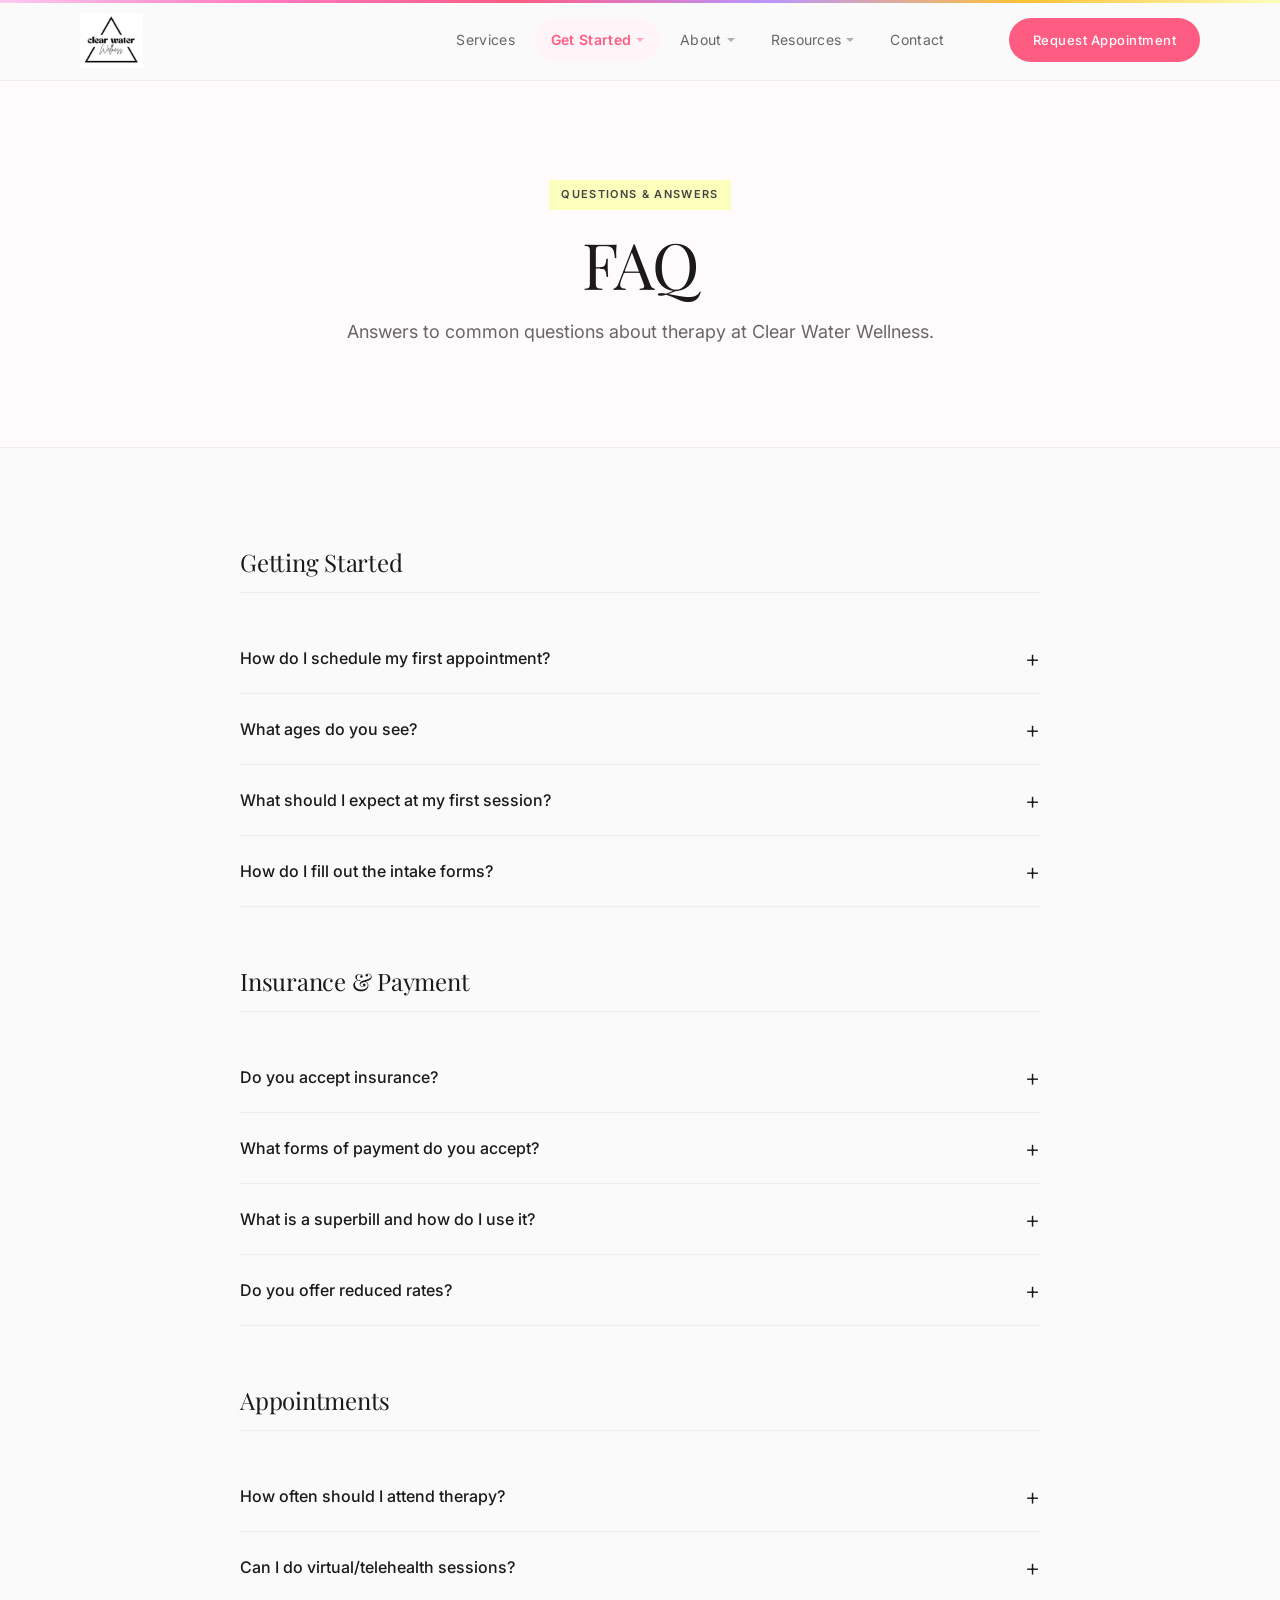
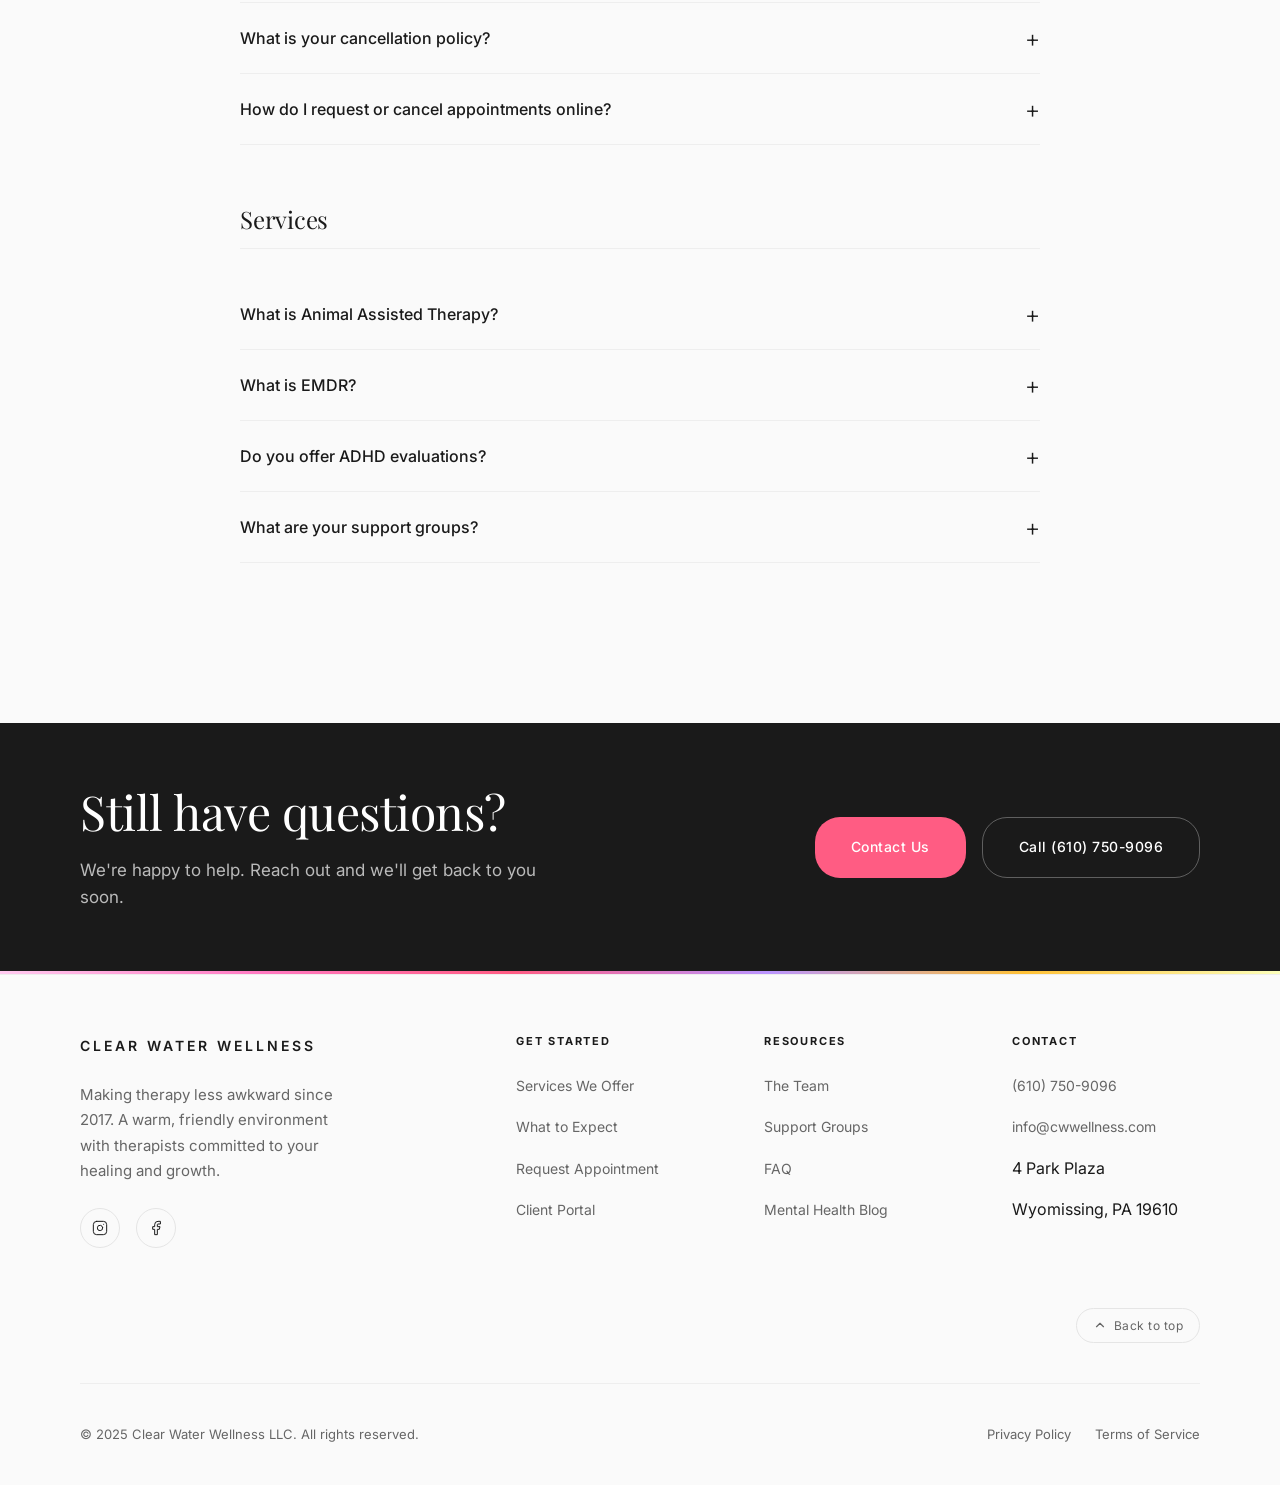
<file: faq.html>
<!DOCTYPE html>
<html lang="en">
<head>
  <meta charset="UTF-8">
  <meta name="viewport" content="width=device-width, initial-scale=1.0">
  <meta name="description" content="Frequently asked questions about therapy at Clear Water Wellness - insurance, appointments, what to expect, and more.">
  <!-- Open Graph -->
  <meta property="og:title" content="FAQ | Clear Water Wellness LLC">
  <meta property="og:description" content="Answers to common questions about starting therapy, insurance, appointments, and services at Clear Water Wellness LLC.">
  <meta property="og:type" content="website">
  <meta property="og:url" content="https://www.cwwellness.com/faq.html">
  <meta property="og:image" content="https://www.cwwellness.com/images/logo.jpeg">
  <title>FAQ | Clear Water Wellness LLC</title>
  
  <!-- Fonts -->
  <link rel="preconnect" href="https://fonts.googleapis.com">
  <link rel="preconnect" href="https://fonts.gstatic.com" crossorigin>
  <link href="https://fonts.googleapis.com/css2?family=Inter:wght@400;500;600&family=Playfair+Display:ital,wght@0,400;0,500;1,400&display=swap" rel="stylesheet">
  
  <!-- Styles -->
  <link rel="stylesheet" href="css/styles.css">
  
  <!-- FAQ Styles -->
  <style>
    .faq-section {
      margin-bottom: 60px;
    }
    .faq-section__title {
      font-family: var(--font-display);
      font-size: 1.5rem;
      margin-bottom: 30px;
      padding-bottom: 15px;
      border-bottom: 1px solid var(--color-border-light);
    }
    .faq-item {
      border-bottom: 1px solid var(--color-border-light);
    }
    .faq-item__question {
      width: 100%;
      text-align: left;
      padding: 25px 50px 25px 0;
      background: none;
      border: none;
      font-family: var(--font-primary);
      font-size: 16px;
      font-weight: 500;
      color: var(--color-text);
      cursor: pointer;
      position: relative;
      transition: color 0.3s ease;
    }
    .faq-item__question:hover {
      color: #666;
    }
    .faq-item__question::after {
      content: '+';
      position: absolute;
      right: 0;
      top: 50%;
      transform: translateY(-50%);
      font-size: 24px;
      font-weight: 300;
      transition: transform 0.3s ease;
    }
    .faq-item.active .faq-item__question::after {
      transform: translateY(-50%) rotate(45deg);
    }
    .faq-item__answer {
      max-height: 0;
      overflow: hidden;
      transition: max-height 0.3s ease, padding 0.3s ease;
    }
    .faq-item.active .faq-item__answer {
      max-height: 500px;
      padding-bottom: 25px;
    }
    .faq-item__answer p {
      font-size: 15px;
      line-height: 1.8;
      color: var(--color-text-light);
      margin-bottom: 15px;
    }
    .faq-item__answer p:last-child {
      margin-bottom: 0;
    }
    .faq-item__answer a {
      color: var(--color-text);
      text-decoration: underline;
    }
  </style>
</head>
<body>
  <!-- Header -->
  <header class="header" id="header">
    <div class="container">
      <div class="header__inner">
        <a href="index.html" class="logo">
          <img src="images/logo.jpeg" alt="Clear Water Wellness" class="logo__image">
        </a>
        
        <nav class="nav" aria-label="Main navigation">
          <ul class="nav__list">
            <li class="nav__item">
              <a href="services.html" class="nav__link">Services</a>
            </li>
            <li class="nav__item">
              <a href="#" class="nav__link nav__link--dropdown">Get Started</a>
              <div class="nav__dropdown">
                <a href="what-to-expect.html" class="nav__dropdown-link">What to Expect</a>
                <a href="rates-insurance.html" class="nav__dropdown-link">Rates & Insurance</a>
                <a href="faq.html" class="nav__dropdown-link">FAQ</a>
              </div>
            </li>
            <li class="nav__item">
              <a href="#" class="nav__link nav__link--dropdown">About</a>
              <div class="nav__dropdown">
                <a href="team.html" class="nav__dropdown-link">The Team</a>
                <a href="support-groups.html" class="nav__dropdown-link">Support Groups</a>
              </div>
            </li>
            <li class="nav__item">
              <a href="#" class="nav__link nav__link--dropdown">Resources</a>
              <div class="nav__dropdown">
                <a href="blog.html" class="nav__dropdown-link">Blog</a>
                <a href="resources.html" class="nav__dropdown-link">Crisis Resources</a>
              </div>
            </li>
            <li class="nav__item">
              <a href="contact.html" class="nav__link">Contact</a>
            </li>
          </ul>
          <a href="contact.html" class="nav__cta">Request Appointment</a>
        </nav>
        
        <button class="nav__toggle" id="navToggle" aria-label="Toggle menu" aria-expanded="false">
          <span></span>
          <span></span>
          <span></span>
        </button>
      </div>
    </div>
  </header>

  <!-- Page Header -->
  <section class="page-header">
    <div class="container">
      <span class="page-header__tag">Questions & Answers</span>
      <h1 class="page-header__title">FAQ</h1>
      <p class="page-header__text">Answers to common questions about therapy at Clear Water Wellness.</p>
    </div>
  </section>

  <!-- FAQ Content -->
  <section class="section">
    <div class="container">
      <div style="max-width: 800px; margin: 0 auto;">
        
        <!-- Getting Started -->
        <div class="faq-section">
          <h2 class="faq-section__title">Getting Started</h2>
          
          <div class="faq-item">
            <button class="faq-item__question">How do I schedule my first appointment?</button>
            <div class="faq-item__answer">
              <p>You can request an appointment by filling out our <a href="contact.html">online request form</a>. You'll be prompted to enter basic contact information, a brief description of why you're seeking counseling, and your preferred availability. We'll contact you within the week to discuss scheduling, your assigned therapist, and payment.</p>
            </div>
          </div>
          
          <div class="faq-item">
            <button class="faq-item__question">What ages do you see?</button>
            <div class="faq-item__answer">
              <p>We provide services for children, adolescents, adults, and geriatric populations. <strong>Clients must be 5 years of age or older.</strong></p>
            </div>
          </div>
          
          <div class="faq-item">
            <button class="faq-item__question">What should I expect at my first session?</button>
            <div class="faq-item__answer">
              <p>Your first session is an opportunity for you and your therapist to get to know each other. You'll discuss what brings you to therapy, your goals, and any relevant history. It's completely normal to feel nervous—our therapists work hard to create a warm, welcoming environment. Visit our <a href="what-to-expect.html">What to Expect</a> page for a detailed breakdown.</p>
            </div>
          </div>
          
          <div class="faq-item">
            <button class="faq-item__question">How do I fill out the intake forms?</button>
            <div class="faq-item__answer">
              <p>Once your first appointment is scheduled, you'll receive a "Welcome" email from Clear Water Wellness Client Portal. Click the link to sign in and complete your forms online before your first visit. The forms are easy to access and complete through our HIPAA-compliant Simple Practice system.</p>
            </div>
          </div>
        </div>
        
        <!-- Insurance & Payment -->
        <div class="faq-section">
          <h2 class="faq-section__title">Insurance & Payment</h2>
          
          <div class="faq-item">
            <button class="faq-item__question">Do you accept insurance?</button>
            <div class="faq-item__answer">
              <p>Clear Water Wellness is an <strong>out-of-network provider</strong>, which means we are not contracted with insurance companies. Payment is due at the time of service. However, if you have out-of-network benefits, you may be able to get 40-80% reimbursed. Visit our <a href="rates-insurance.html">Rates & Insurance</a> page to learn more and check your benefits.</p>
            </div>
          </div>
          
          <div class="faq-item">
            <button class="faq-item__question">What forms of payment do you accept?</button>
            <div class="faq-item__answer">
              <p>We accept credit cards, debit cards, and HSA/FSA cards. Payment is due at the time of service.</p>
            </div>
          </div>
          
          <div class="faq-item">
            <button class="faq-item__question">What is a superbill and how do I use it?</button>
            <div class="faq-item__answer">
              <p>A superbill is an itemized receipt that contains all the information your insurance company needs to process a reimbursement claim. We provide superbills upon request. You submit it to your insurance company, and they reimburse you directly based on your out-of-network benefits.</p>
            </div>
          </div>
          
          <div class="faq-item">
            <button class="faq-item__question">Do you offer reduced rates?</button>
            <div class="faq-item__answer">
              <p>Clinical intern sessions are available at reduced rates. Working with a supervised clinical intern can be a great option for quality care at a lower cost. Ask us about availability when you schedule.</p>
            </div>
          </div>
        </div>
        
        <!-- Appointments -->
        <div class="faq-section">
          <h2 class="faq-section__title">Appointments</h2>
          
          <div class="faq-item">
            <button class="faq-item__question">How often should I attend therapy?</button>
            <div class="faq-item__answer">
              <p>Session frequency depends on your individual needs and goals. Some clients attend weekly, others every two weeks. Your therapist will work with you to determine what's best for your situation. We recommend scheduling recurring appointments to secure your preferred time slot.</p>
            </div>
          </div>
          
          <div class="faq-item">
            <button class="faq-item__question">Can I do virtual/telehealth sessions?</button>
            <div class="faq-item__answer">
              <p>Yes! If you're unable to attend in person, you can attend virtually. Just let your therapist know, and they'll send you a secure video link for your appointment. Telehealth is available for all clients.</p>
            </div>
          </div>
          
          <div class="faq-item">
            <button class="faq-item__question">What is your cancellation policy?</button>
            <div class="faq-item__answer">
              <p>We ask that you cancel appointments at least 24 hours in advance to avoid a cancellation fee. You can cancel online through your Client Portal. You'll receive a text reminder 24 hours before each appointment.</p>
            </div>
          </div>
          
          <div class="faq-item">
            <button class="faq-item__question">How do I request or cancel appointments online?</button>
            <div class="faq-item__answer">
              <p>Log in to your Client Portal to request new appointments or cancel existing ones. Your Client Portal also allows you to view your therapist's availability, complete forms, and more.</p>
            </div>
          </div>
        </div>
        
        <!-- Services -->
        <div class="faq-section">
          <h2 class="faq-section__title">Services</h2>
          
          <div class="faq-item">
            <button class="faq-item__question">What is Animal Assisted Therapy?</button>
            <div class="faq-item__answer">
              <p>Animal Assisted Therapy (AAT) incorporates a certified therapy animal into sessions. Our therapy dog Bowie (a Newfypoo) accompanies Renee Stout, LCSW during sessions, providing comfort, emotional safety, and connection. Many clients find the presence of a therapy dog helps them feel more relaxed and open.</p>
            </div>
          </div>
          
          <div class="faq-item">
            <button class="faq-item__question">What is EMDR?</button>
            <div class="faq-item__answer">
              <p>EMDR (Eye Movement Desensitization and Reprocessing) is an evidence-based therapy for processing trauma and PTSD. It uses bilateral stimulation (like eye movements) to help the brain reprocess traumatic memories, making them less emotionally overwhelming. Morgan Ogozalek, LPC, CCTP provides EMDR therapy at our practice.</p>
            </div>
          </div>
          
          <div class="faq-item">
            <button class="faq-item__question">Do you offer ADHD evaluations?</button>
            <div class="faq-item__answer">
              <p>Yes, we offer thorough ADHD assessments using DSM-5TR criteria, multi-source input, and narrative reports. These evaluations can support 504/IEP plans or medication management discussions with your healthcare provider.</p>
            </div>
          </div>
          
          <div class="faq-item">
            <button class="faq-item__question">What are your support groups?</button>
            <div class="faq-item__answer">
              <p>We offer three free support groups: <strong>Survivors of Suicide</strong> (1st & 3rd Tuesday), <strong>Grief Support</strong> (2nd Tuesday), and <strong>Pregnancy & Infant Loss</strong> (2nd Thursday). All groups are free, open to the public, and require no registration. Visit our <a href="support-groups.html">Support Groups</a> page for details.</p>
            </div>
          </div>
        </div>
        
      </div>
    </div>
  </section>

  <!-- Still Have Questions -->
  <section class="cta section--sm">
    <div class="container">
      <div class="cta__inner">
        <div class="cta__content">
          <h2 class="cta__title">Still have questions?</h2>
          <p class="cta__text">We're happy to help. Reach out and we'll get back to you soon.</p>
        </div>
        <div class="cta__buttons">
          <a href="contact.html" class="btn btn--primary">Contact Us</a>
          <a href="tel:6107509096" class="btn btn--outline">Call (610) 750-9096</a>
        </div>
      </div>
    </div>
  </section>

  <!-- Rainbow Accent Bar -->
  <div class="rainbow-bar"></div>

  <!-- Footer -->
  <footer class="footer">
    <div class="container">
      <div class="footer__inner">
        <div class="footer__brand">
          <div class="footer__logo">Clear Water Wellness</div>
          <p class="footer__desc">Making therapy less awkward since 2017. A warm, friendly environment with therapists committed to your healing and growth.</p>
          <div class="footer__social">
            <a href="https://www.instagram.com/clearwaterwellness/" target="_blank" rel="noopener" aria-label="Instagram"><svg viewBox="0 0 24 24" fill="none" stroke="currentColor" stroke-width="1.5" stroke-linecap="round" stroke-linejoin="round" aria-hidden="true"><rect x="2" y="2" width="20" height="20" rx="5"/><path d="M16 11.37A4 4 0 1 1 12.63 8 4 4 0 0 1 16 11.37z"/><line x1="17.5" y1="6.5" x2="17.51" y2="6.5"/></svg></a>
            <a href="https://www.facebook.com/clearwaterwellnessllc" target="_blank" rel="noopener" aria-label="Facebook"><svg viewBox="0 0 24 24" fill="none" stroke="currentColor" stroke-width="1.5" stroke-linecap="round" stroke-linejoin="round" aria-hidden="true"><path d="M18 2h-3a5 5 0 0 0-5 5v3H7v4h3v8h4v-8h3l1-4h-4V7a1 1 0 0 1 1-1h3z"/></svg></a>
          </div>
        </div>
        
        <div class="footer__col">
          <h4>Get Started</h4>
          <ul class="footer__links">
            <li><a href="services.html">Services We Offer</a></li>
            <li><a href="what-to-expect.html">What to Expect</a></li>
            <li><a href="contact.html">Request Appointment</a></li>
            <li><a href="#">Client Portal</a></li>
          </ul>
        </div>
        
        <div class="footer__col">
          <h4>Resources</h4>
          <ul class="footer__links">
            <li><a href="team.html">The Team</a></li>
            <li><a href="support-groups.html">Support Groups</a></li>
            <li><a href="faq.html">FAQ</a></li>
            <li><a href="blog.html">Mental Health Blog</a></li>
          </ul>
        </div>
        
        <div class="footer__col">
          <h4>Contact</h4>
          <ul class="footer__links">
            <li><a href="tel:6107509096">(610) 750-9096</a></li>
            <li><a href="mailto:info@cwwellness.com">info@cwwellness.com</a></li>
            <li>4 Park Plaza</li>
            <li>Wyomissing, PA 19610</li>
          </ul>
        </div>
      </div>
      
      <div class="footer__back-top">
        <button class="back-to-top" aria-label="Scroll back to top">
          <svg viewBox="0 0 24 24" fill="none" stroke="currentColor" stroke-width="2" stroke-linecap="round" stroke-linejoin="round" aria-hidden="true"><polyline points="18 15 12 9 6 15"/></svg>
          Back to top
        </button>
      </div>
      <div class="footer__bottom">
        <p class="footer__copy">&copy; 2025 Clear Water Wellness LLC. All rights reserved.</p>
        <div class="footer__legal">
          <a href="#">Privacy Policy</a>
          <a href="#">Terms of Service</a>
        </div>
      </div>
    </div>
  </footer>

  <script src="js/main.js"></script>
  <script>
    // FAQ Accordion
    document.querySelectorAll('.faq-item__question').forEach(button => {
      button.addEventListener('click', () => {
        const faqItem = button.parentElement;
        const isActive = faqItem.classList.contains('active');
        
        // Close all other items
        document.querySelectorAll('.faq-item').forEach(item => {
          item.classList.remove('active');
        });
        
        // Toggle current item
        if (!isActive) {
          faqItem.classList.add('active');
        }
      });
    });
  </script>
</body>
</html>
</file>
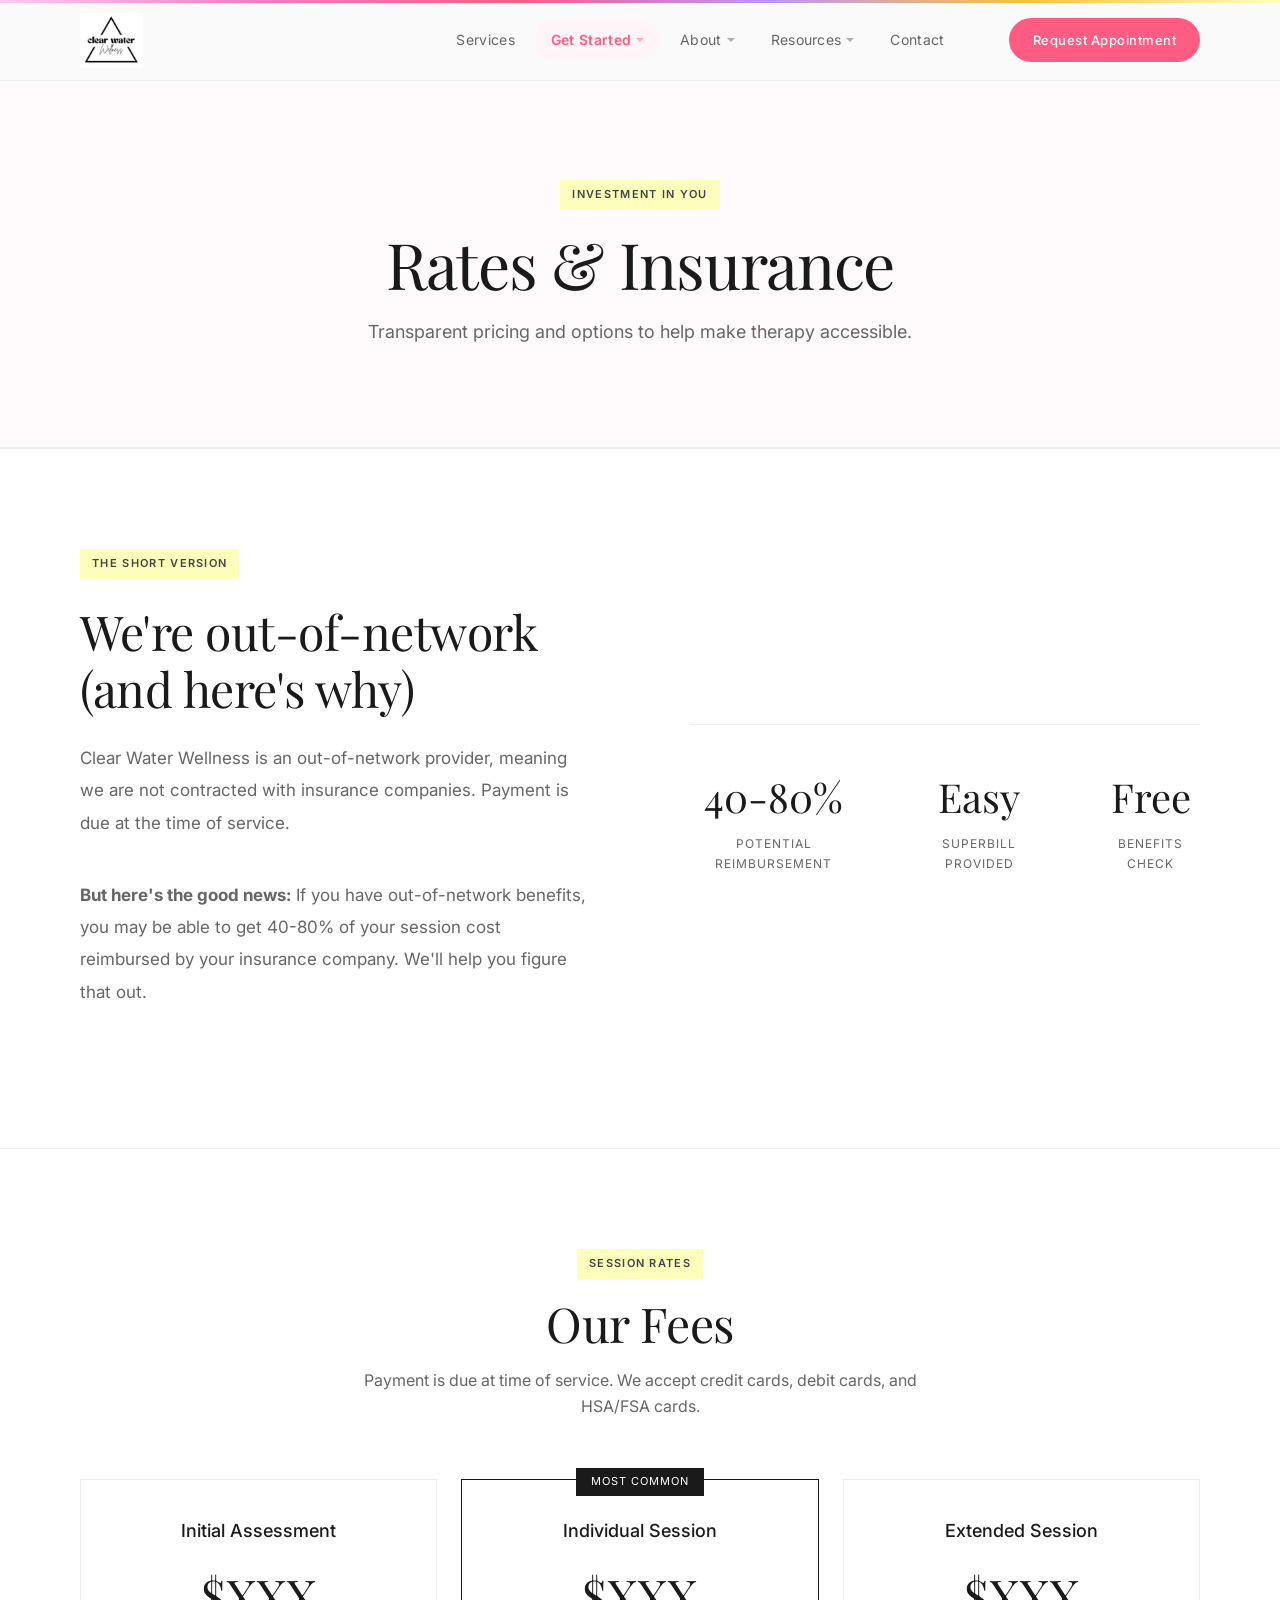
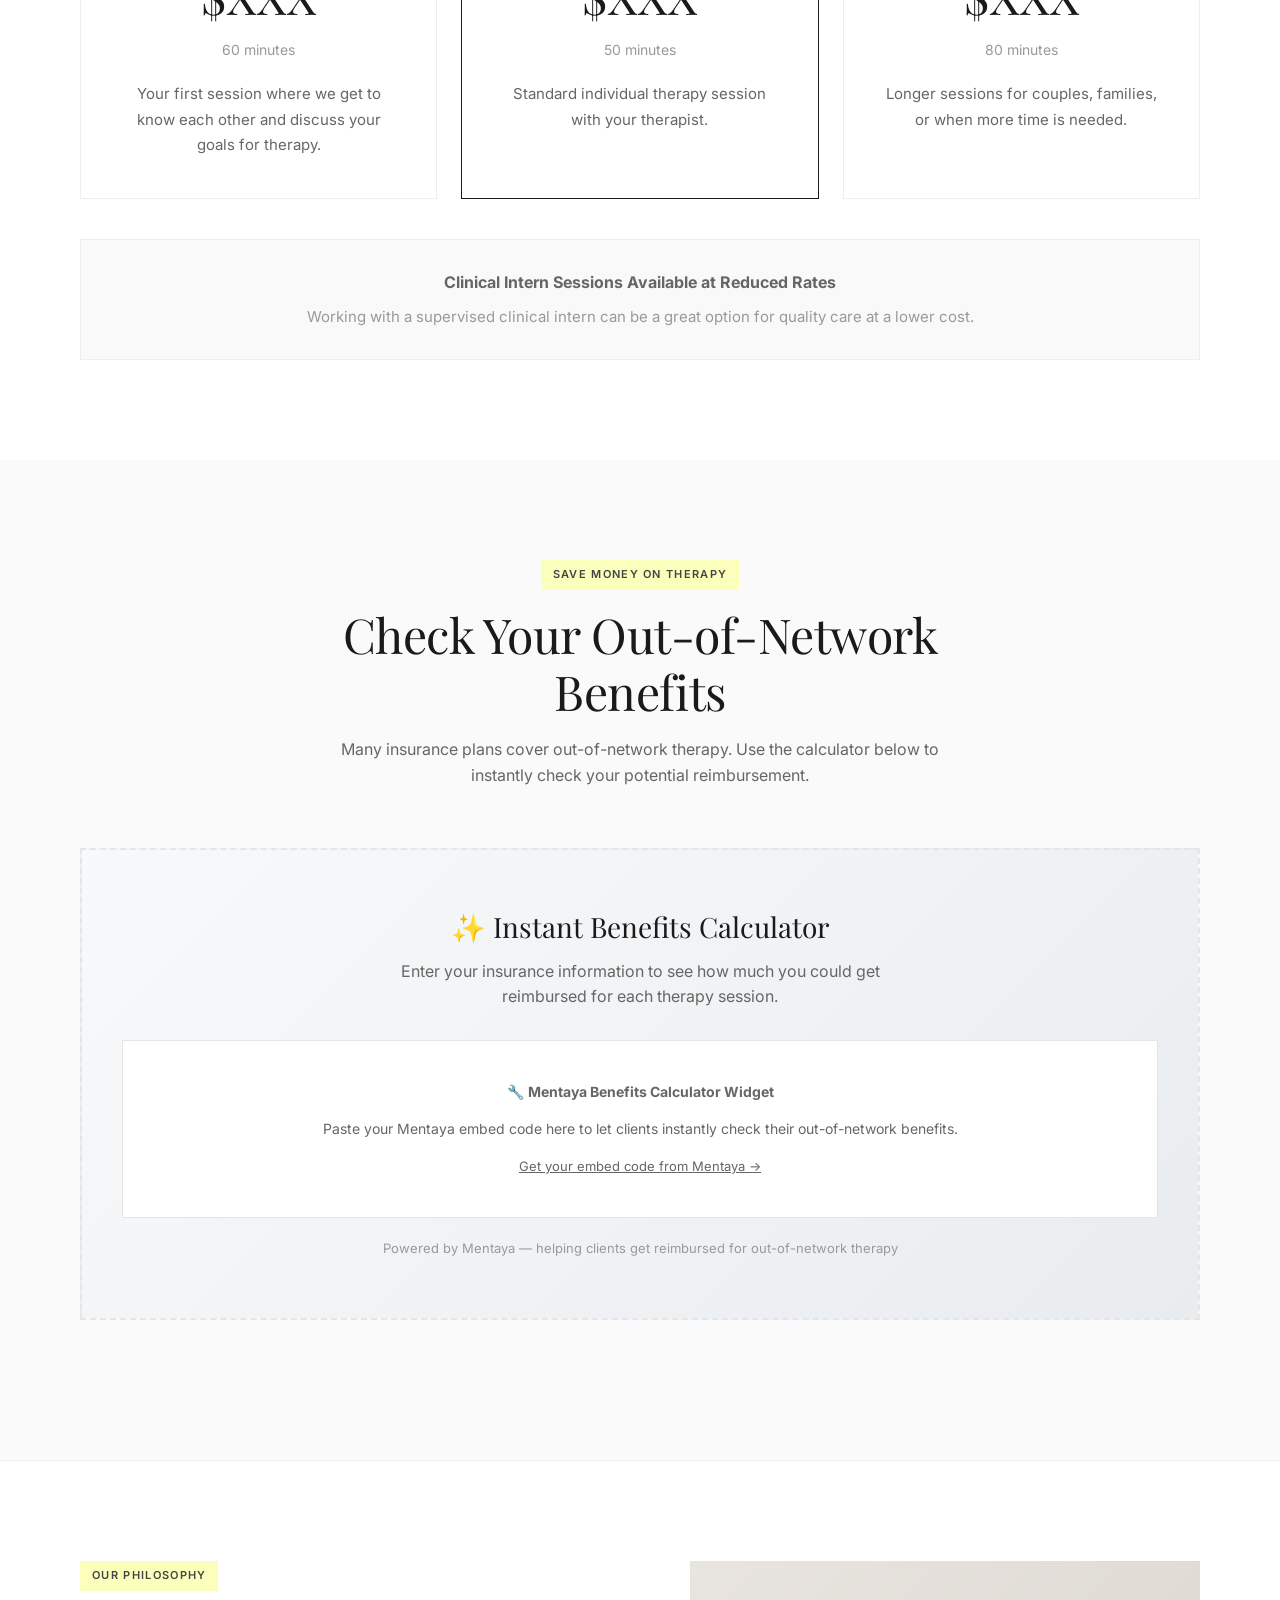
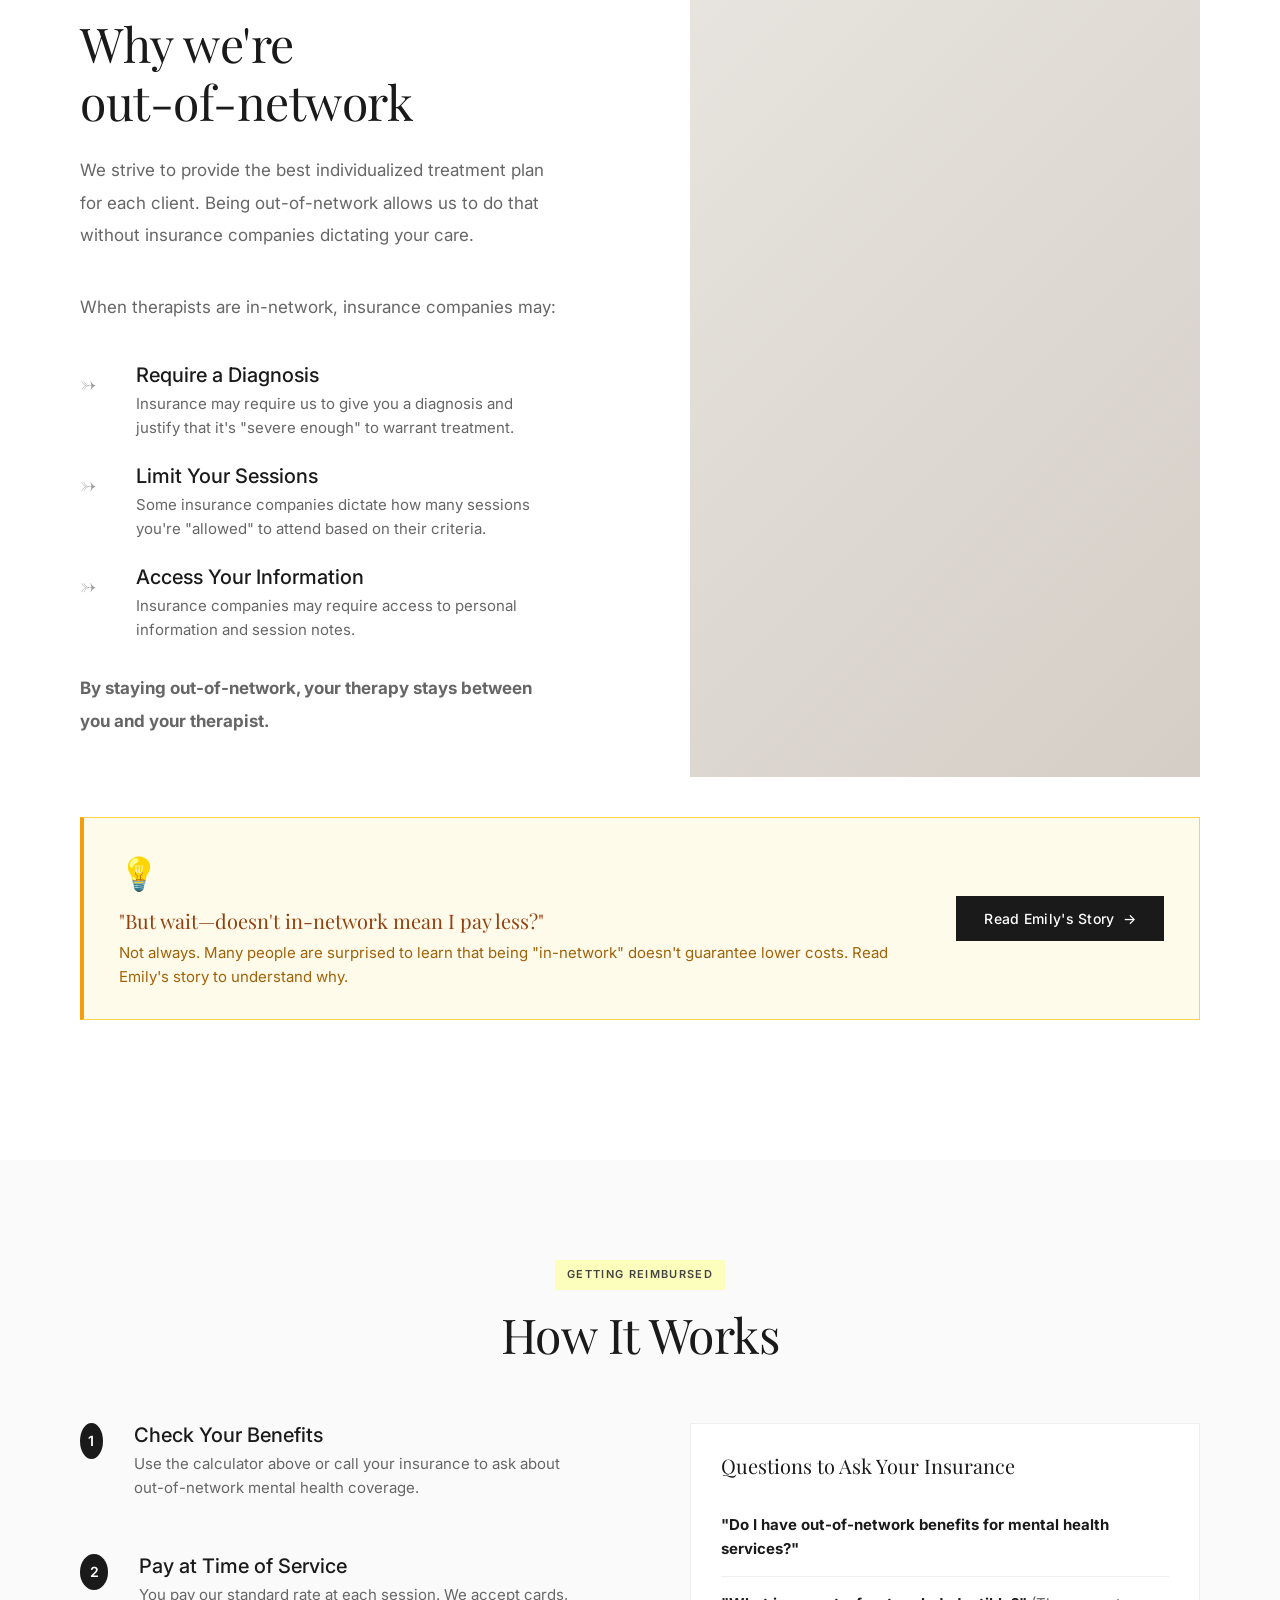
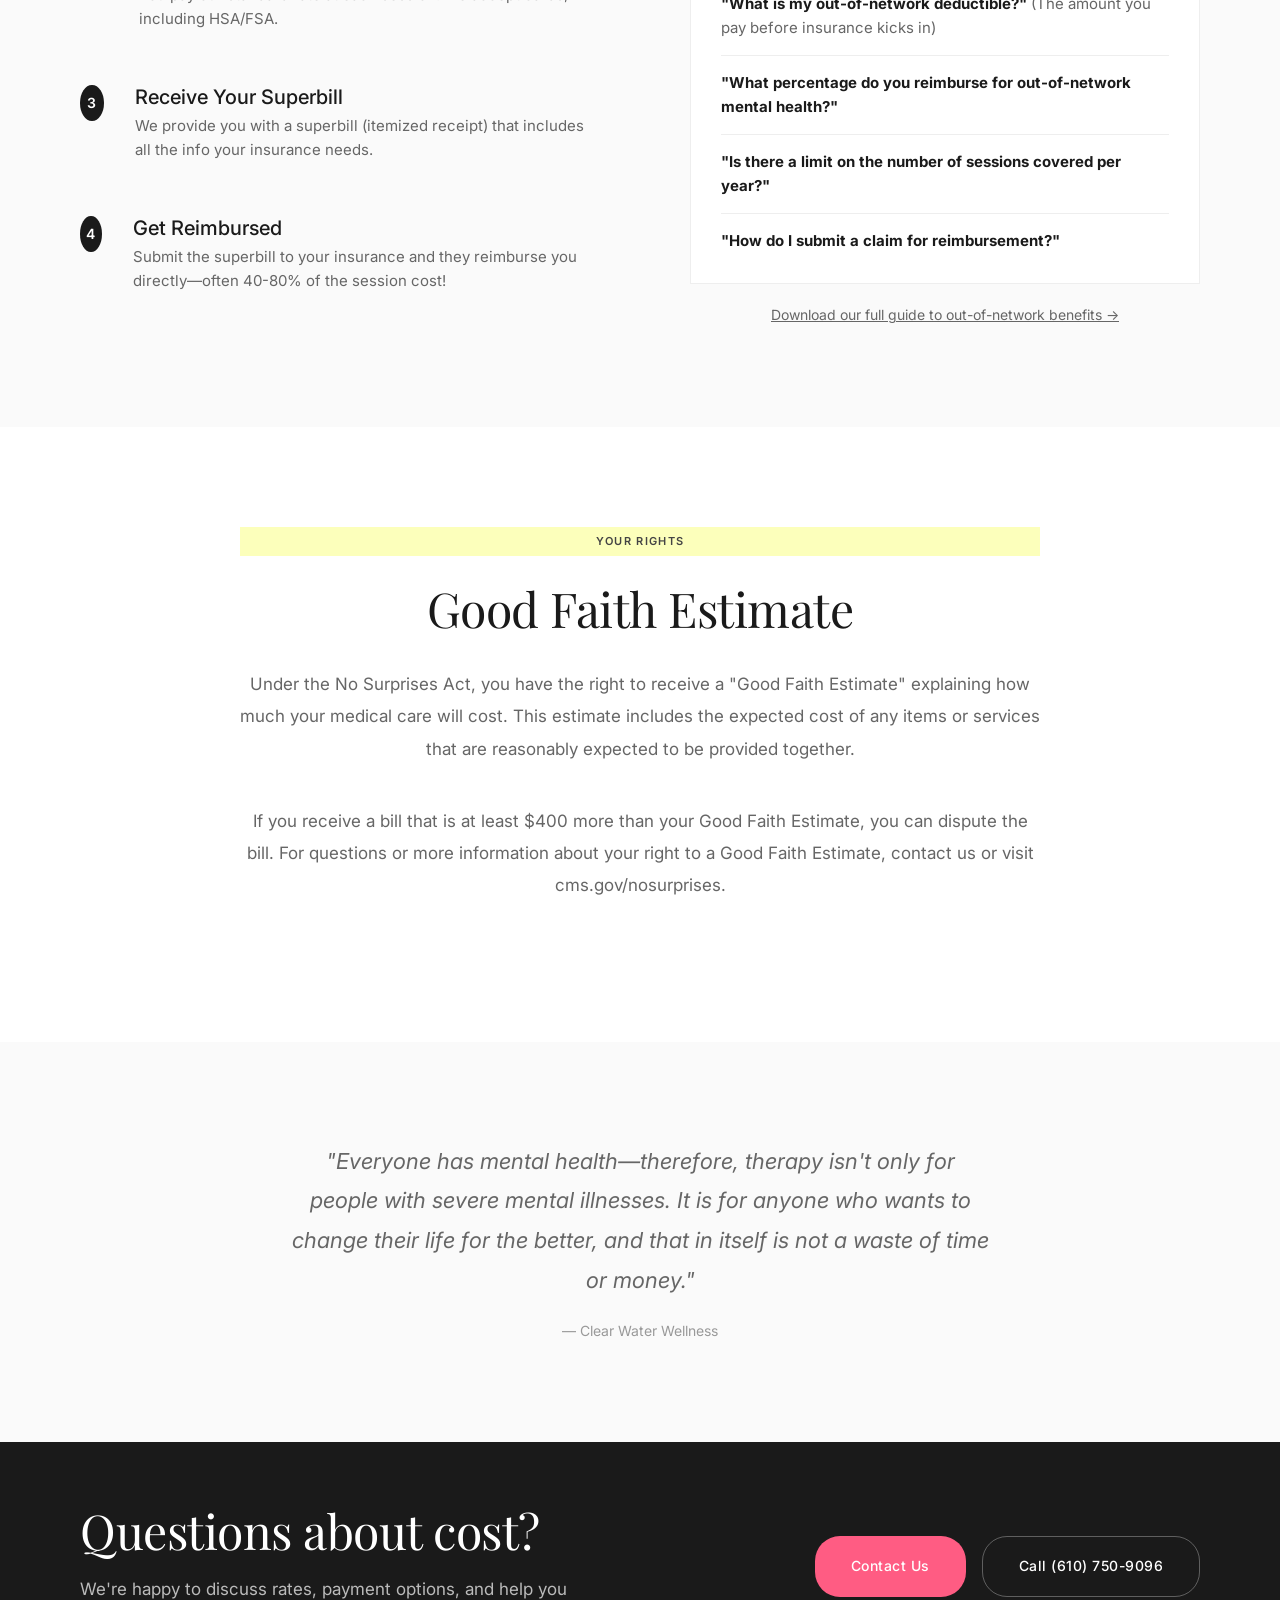
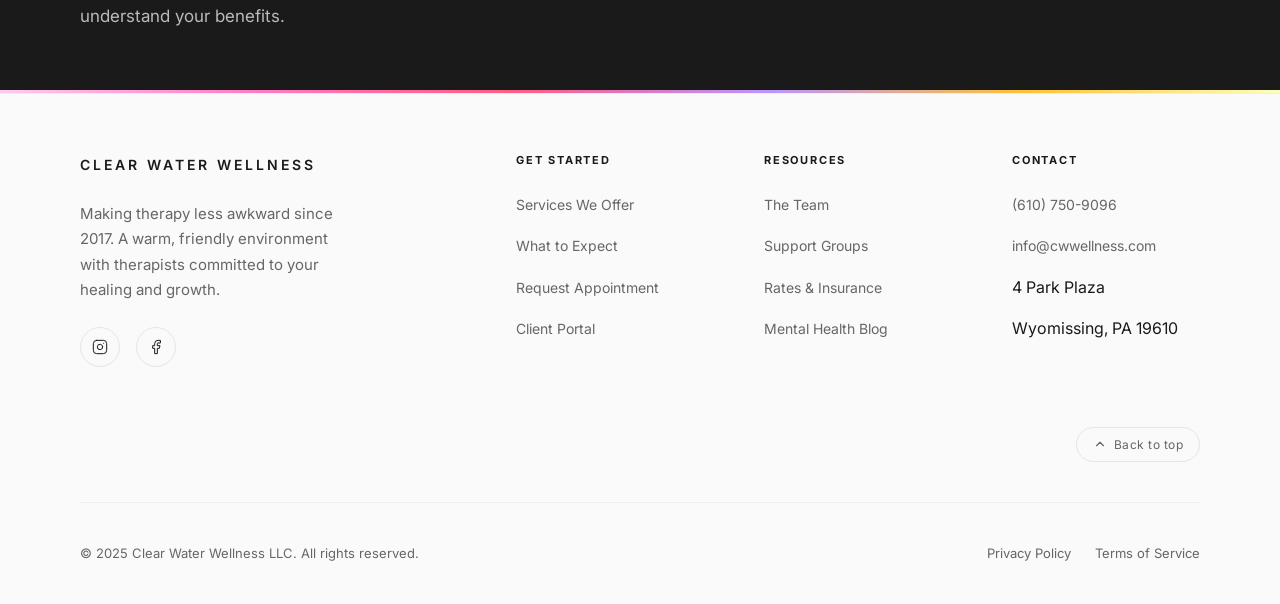
<file: rates-insurance.html>
<!DOCTYPE html>
<html lang="en">
<head>
  <meta charset="UTF-8">
  <meta name="viewport" content="width=device-width, initial-scale=1.0">
  <meta name="description" content="Clear Water Wellness rates and insurance information. We are an out-of-network provider - learn about session rates and how to maximize your insurance benefits.">
  <title>Rates &amp; Insurance | Clear Water Wellness LLC</title>

  <!-- Open Graph -->
  <meta property="og:title" content="Rates &amp; Insurance | Clear Water Wellness LLC">
  <meta property="og:description" content="Transparent pricing for therapy in Wyomissing, PA. Out-of-network provider with superbill support for 40–80% insurance reimbursement.">
  <meta property="og:type" content="website">
  <meta property="og:url" content="https://www.cwwellness.com/rates-insurance.html">
  <meta property="og:image" content="https://www.cwwellness.com/images/logo.jpeg">
  
  <!-- Fonts -->
  <link rel="preconnect" href="https://fonts.googleapis.com">
  <link rel="preconnect" href="https://fonts.gstatic.com" crossorigin>
  <link href="https://fonts.googleapis.com/css2?family=Inter:wght@400;500;600&family=Playfair+Display:ital,wght@0,400;0,500;1,400&display=swap" rel="stylesheet">
  
  <!-- Styles -->
  <link rel="stylesheet" href="css/styles.css">
  
  <!-- Additional styles for this page -->
  <style>
    .rate-card {
      background: white;
      border: 1px solid var(--color-border-light);
      padding: 40px;
      text-align: center;
      transition: var(--transition);
    }
    .rate-card:hover {
      border-color: var(--color-text);
    }
    .rate-card__title {
      font-family: var(--font-primary);
      font-size: 18px;
      font-weight: 500;
      margin-bottom: 15px;
    }
    .rate-card__price {
      font-family: var(--font-display);
      font-size: 3rem;
      color: var(--color-text);
      margin-bottom: 5px;
    }
    .rate-card__duration {
      font-size: 14px;
      color: var(--color-text-muted);
      margin-bottom: 20px;
    }
    .rate-card__description {
      font-size: 15px;
      color: var(--color-text-light);
      line-height: 1.7;
    }
    .rate-card--featured {
      border-color: var(--color-text);
      position: relative;
    }
    .rate-card--featured::before {
      content: 'Most Common';
      position: absolute;
      top: -12px;
      left: 50%;
      transform: translateX(-50%);
      background: var(--color-text);
      color: white;
      font-size: 11px;
      letter-spacing: 1px;
      text-transform: uppercase;
      padding: 5px 15px;
    }
    
    .benefits-widget {
      background: linear-gradient(135deg, #f8f9fa 0%, #e9ecef 100%);
      border: 2px dashed var(--color-border);
      padding: 60px 40px;
      text-align: center;
      margin: 40px 0;
    }
    .benefits-widget__title {
      font-family: var(--font-display);
      font-size: 1.75rem;
      margin-bottom: 15px;
    }
    .benefits-widget__text {
      font-size: 16px;
      color: var(--color-text-light);
      max-width: 500px;
      margin: 0 auto 20px;
    }
    .benefits-widget__placeholder {
      background: white;
      border: 1px solid var(--color-border);
      padding: 40px;
      margin-top: 30px;
      font-size: 14px;
      color: var(--color-text-muted);
    }
    
    .step-number {
      display: inline-flex;
      align-items: center;
      justify-content: center;
      width: 36px;
      height: 36px;
      background: var(--color-text);
      color: white;
      font-size: 14px;
      font-weight: 600;
      border-radius: 50%;
      margin-right: 15px;
    }
    
    .question-list {
      background: white;
      border: 1px solid var(--color-border-light);
      padding: 30px;
    }
    .question-list__item {
      padding: 15px 0;
      border-bottom: 1px solid var(--color-border-light);
      font-size: 15px;
      color: var(--color-text-light);
    }
    .question-list__item:last-child {
      border-bottom: none;
      padding-bottom: 0;
    }
    .question-list__item strong {
      color: var(--color-text);
    }
    
    /* Story Teaser Callout */
    .story-teaser {
      background: #fffbeb;
      border: 1px solid #fcd34d;
      border-left: 4px solid #f59e0b;
      padding: 30px 35px;
      margin: 40px 0;
      display: flex;
      align-items: center;
      justify-content: space-between;
      gap: 30px;
      flex-wrap: wrap;
    }
    .story-teaser__content {
      flex: 1;
      min-width: 280px;
    }
    .story-teaser__icon {
      font-size: 2rem;
      margin-bottom: 10px;
    }
    .story-teaser__title {
      font-family: var(--font-display);
      font-size: 1.25rem;
      margin-bottom: 8px;
      color: #92400e;
    }
    .story-teaser__text {
      font-size: 15px;
      color: #a16207;
      line-height: 1.6;
    }
    .story-teaser__btn {
      display: inline-flex;
      align-items: center;
      gap: 8px;
      background: #1a1a1a;
      color: white;
      padding: 14px 28px;
      font-size: 14px;
      font-weight: 500;
      letter-spacing: 0.3px;
      cursor: pointer;
      transition: 0.3s ease;
      border: none;
      white-space: nowrap;
    }
    .story-teaser__btn:hover {
      background: #333;
    }

    @media (max-width: 768px) {
      .rate-card {
        padding: 30px 20px;
      }
      .rate-card__price {
        font-size: 2.5rem;
      }
      .story-teaser {
        flex-direction: column;
        text-align: center;
      }
      .story-teaser__content {
        min-width: 0;
      }
      .story-teaser__btn {
        width: 100%;
        justify-content: center;
      }
      .benefits-widget {
        padding: 40px 20px;
      }
      .modal__header {
        padding: 25px 20px;
      }
      .modal__body {
        padding: 25px 20px;
      }
      .modal__close {
        top: 15px;
        right: 15px;
      }
    }

    /* Modal Styles */
    .modal-overlay {
      position: fixed;
      top: 0;
      left: 0;
      right: 0;
      bottom: 0;
      background: rgba(0, 0, 0, 0.7);
      z-index: 9999;
      display: flex;
      align-items: center;
      justify-content: center;
      padding: 20px;
      opacity: 0;
      visibility: hidden;
      transition: 0.3s ease;
    }
    .modal-overlay.active {
      opacity: 1;
      visibility: visible;
    }
    .modal {
      background: white;
      max-width: 680px;
      width: 100%;
      max-height: 85vh;
      overflow-y: auto;
      position: relative;
      transform: translateY(20px);
      transition: 0.3s ease;
    }
    .modal-overlay.active .modal {
      transform: translateY(0);
    }
    .modal__header {
      background: #1a1a1a;
      color: white;
      padding: 30px 40px;
      position: sticky;
      top: 0;
      z-index: 1;
    }
    .modal__tag {
      font-size: 11px;
      letter-spacing: 2px;
      text-transform: uppercase;
      color: rgba(255,255,255,0.6);
      margin-bottom: 8px;
    }
    .modal__title {
      font-family: var(--font-display);
      font-size: 1.75rem;
      font-weight: 400;
    }
    .modal__close {
      position: absolute;
      top: 25px;
      right: 25px;
      width: 40px;
      height: 40px;
      background: rgba(255,255,255,0.1);
      border: none;
      color: white;
      font-size: 24px;
      cursor: pointer;
      display: flex;
      align-items: center;
      justify-content: center;
      transition: 0.3s ease;
    }
    .modal__close:hover {
      background: rgba(255,255,255,0.2);
    }
    .modal__body {
      padding: 40px;
    }
    .modal__body h4 {
      font-family: var(--font-display);
      font-size: 1.25rem;
      margin: 30px 0 15px;
      color: #1a1a1a;
    }
    .modal__body h4:first-child {
      margin-top: 0;
    }
    .modal__body p {
      font-size: 15px;
      line-height: 1.8;
      color: #555;
      margin-bottom: 15px;
    }
    .modal__body .highlight {
      background: #fef3c7;
      padding: 2px 6px;
      font-weight: 500;
      color: #92400e;
    }
    .modal__body .scenario-box {
      background: #f9fafb;
      border-left: 3px solid #1a1a1a;
      padding: 20px 25px;
      margin: 20px 0;
    }
    .modal__body .scenario-box p {
      margin-bottom: 10px;
    }
    .modal__body .scenario-box p:last-child {
      margin-bottom: 0;
    }
    .modal__body ul {
      margin: 15px 0;
      padding-left: 0;
    }
    .modal__body li {
      font-size: 15px;
      line-height: 1.8;
      color: #555;
      margin-bottom: 10px;
      padding-left: 25px;
      position: relative;
    }
    .modal__body li::before {
      content: '→';
      position: absolute;
      left: 0;
      color: #1a1a1a;
    }
    .modal__body .takeaway {
      background: #ecfdf5;
      border: 1px solid #a7f3d0;
      padding: 25px;
      margin-top: 25px;
    }
    .modal__body .takeaway p {
      color: #065f46;
      margin: 0;
      font-weight: 500;
    }
  </style>
</head>
<body>
  <!-- Header -->
  <header class="header" id="header">
    <div class="container">
      <div class="header__inner">
        <a href="index.html" class="logo">
          <img src="images/logo.jpeg" alt="Clear Water Wellness" class="logo__image">
        </a>
        
        <nav class="nav" aria-label="Main navigation">
          <ul class="nav__list">
            <li class="nav__item">
              <a href="services.html" class="nav__link">Services</a>
            </li>
            <li class="nav__item">
              <a href="#" class="nav__link nav__link--dropdown" aria-haspopup="true">Get Started</a>
              <div class="nav__dropdown">
                <a href="what-to-expect.html" class="nav__dropdown-link">What to Expect</a>
                <a href="rates-insurance.html" class="nav__dropdown-link">Rates &amp; Insurance</a>
                <a href="faq.html" class="nav__dropdown-link">FAQ</a>
              </div>
            </li>
            <li class="nav__item">
              <a href="#" class="nav__link nav__link--dropdown" aria-haspopup="true">About</a>
              <div class="nav__dropdown">
                <a href="team.html" class="nav__dropdown-link">The Team</a>
                <a href="support-groups.html" class="nav__dropdown-link">Support Groups</a>
              </div>
            </li>
            <li class="nav__item">
              <a href="#" class="nav__link nav__link--dropdown" aria-haspopup="true">Resources</a>
              <div class="nav__dropdown">
                <a href="blog.html" class="nav__dropdown-link">Blog</a>
                <a href="resources.html" class="nav__dropdown-link">Crisis Resources</a>
              </div>
            </li>
            <li class="nav__item">
              <a href="contact.html" class="nav__link">Contact</a>
            </li>
          </ul>
          <a href="contact.html" class="nav__cta">Request Appointment</a>
        </nav>

        <button class="nav__toggle" id="navToggle" aria-label="Toggle menu" aria-expanded="false">
          <span></span>
          <span></span>
          <span></span>
        </button>
      </div>
    </div>
  </header>

  <!-- Page Header -->
  <section class="page-header">
    <div class="container">
      <span class="page-header__tag">Investment in You</span>
      <h1 class="page-header__title">Rates & Insurance</h1>
      <p class="page-header__text">Transparent pricing and options to help make therapy accessible.</p>
    </div>
  </section>

  <!-- Quick Summary -->
  <section class="intro section">
    <div class="container">
      <div class="intro__inner">
        <div class="intro__content">
          <span class="intro__tag">The Short Version</span>
          <h2 class="intro__title">We're out-of-network<br>(and here's why)</h2>
          <p class="intro__text">Clear Water Wellness is an out-of-network provider, meaning we are not contracted with insurance companies. Payment is due at the time of service.</p>
          <p class="intro__text"><strong>But here's the good news:</strong> If you have out-of-network benefits, you may be able to get 40-80% of your session cost reimbursed by your insurance company. We'll help you figure that out.</p>
        </div>
        <div class="intro__stats">
          <div class="stat">
            <div class="stat__number">40-80%</div>
            <div class="stat__label">Potential Reimbursement</div>
          </div>
          <div class="stat">
            <div class="stat__number">Easy</div>
            <div class="stat__label">Superbill Provided</div>
          </div>
          <div class="stat">
            <div class="stat__number">Free</div>
            <div class="stat__label">Benefits Check</div>
          </div>
        </div>
      </div>
    </div>
  </section>

  <!-- Session Rates -->
  <section class="section" style="background: white;">
    <div class="container">
      <div class="services__header">
        <span class="services__tag">Session Rates</span>
        <h2 class="services__title">Our Fees</h2>
        <p style="color: var(--color-text-light); margin-top: 10px;">Payment is due at time of service. We accept credit cards, debit cards, and HSA/FSA cards.</p>
      </div>
      
      <div class="services__grid">
        <div class="rate-card">
          <h3 class="rate-card__title">Initial Assessment</h3>
          <div class="rate-card__price">$XXX</div>
          <div class="rate-card__duration">60 minutes</div>
          <p class="rate-card__description">Your first session where we get to know each other and discuss your goals for therapy.</p>
        </div>
        
        <div class="rate-card rate-card--featured">
          <h3 class="rate-card__title">Individual Session</h3>
          <div class="rate-card__price">$XXX</div>
          <div class="rate-card__duration">50 minutes</div>
          <p class="rate-card__description">Standard individual therapy session with your therapist.</p>
        </div>
        
        <div class="rate-card">
          <h3 class="rate-card__title">Extended Session</h3>
          <div class="rate-card__price">$XXX</div>
          <div class="rate-card__duration">80 minutes</div>
          <p class="rate-card__description">Longer sessions for couples, families, or when more time is needed.</p>
        </div>
      </div>
      
      <div style="text-align: center; margin-top: 40px; padding: 30px; background: #f9f9f9; border: 1px solid #eee;">
        <p style="font-size: 16px; color: #666; margin-bottom: 10px;"><strong>Clinical Intern Sessions Available at Reduced Rates</strong></p>
        <p style="font-size: 15px; color: #999;">Working with a supervised clinical intern can be a great option for quality care at a lower cost.</p>
      </div>
    </div>
  </section>

  <!-- Check Your Benefits - Mentaya Section -->
  <section class="section">
    <div class="container">
      <div class="services__header">
        <span class="services__tag">Save Money on Therapy</span>
        <h2 class="services__title">Check Your Out-of-Network Benefits</h2>
        <p style="color: var(--color-text-light); margin-top: 10px; max-width: 600px; margin-left: auto; margin-right: auto;">Many insurance plans cover out-of-network therapy. Use the calculator below to instantly check your potential reimbursement.</p>
      </div>
      
      <div class="benefits-widget">
        <h3 class="benefits-widget__title">✨ Instant Benefits Calculator</h3>
        <p class="benefits-widget__text">Enter your insurance information to see how much you could get reimbursed for each therapy session.</p>
        
        <div class="benefits-widget__placeholder">
          <!-- ============================================= -->
          <!-- MENTAYA WIDGET PLACEHOLDER                    -->
          <!-- ============================================= -->
          <!-- To add the Mentaya Benefits Calculator:       -->
          <!-- 1. Sign up at mentaya.com/therapists          -->
          <!-- 2. Go to your dashboard                       -->
          <!-- 3. Get your embed code                        -->
          <!-- 4. Replace this placeholder with embed code   -->
          <!-- ============================================= -->
          <p style="margin-bottom: 15px;">🔧 <strong>Mentaya Benefits Calculator Widget</strong></p>
          <p>Paste your Mentaya embed code here to let clients instantly check their out-of-network benefits.</p>
          <p style="margin-top: 15px; font-size: 13px;"><a href="https://www.mentaya.com/therapists" target="_blank" style="color: #666; text-decoration: underline;">Get your embed code from Mentaya →</a></p>
        </div>
        
        <p style="font-size: 13px; color: #999; margin-top: 20px;">Powered by Mentaya — helping clients get reimbursed for out-of-network therapy</p>
      </div>
    </div>
  </section>

  <!-- Why Out-of-Network -->
  <section class="approach section" style="background: white;">
    <div class="container">
      <div class="approach__inner">
        <div class="approach__content">
          <span class="approach__tag">Our Philosophy</span>
          <h2 class="approach__title">Why we're<br>out-of-network</h2>
          <p class="approach__text">We strive to provide the best individualized treatment plan for each client. Being out-of-network allows us to do that without insurance companies dictating your care.</p>
          <p class="approach__text">When therapists are in-network, insurance companies may:</p>
          
          <div class="approach__list">
            <div class="approach__item">
              <span class="approach__item-number">→</span>
              <div class="approach__item-content">
                <h4>Require a Diagnosis</h4>
                <p>Insurance may require us to give you a diagnosis and justify that it's "severe enough" to warrant treatment.</p>
              </div>
            </div>
            <div class="approach__item">
              <span class="approach__item-number">→</span>
              <div class="approach__item-content">
                <h4>Limit Your Sessions</h4>
                <p>Some insurance companies dictate how many sessions you're "allowed" to attend based on their criteria.</p>
              </div>
            </div>
            <div class="approach__item">
              <span class="approach__item-number">→</span>
              <div class="approach__item-content">
                <h4>Access Your Information</h4>
                <p>Insurance companies may require access to personal information and session notes.</p>
              </div>
            </div>
          </div>
          
          <p class="approach__text" style="margin-top: 30px;"><strong>By staying out-of-network, your therapy stays between you and your therapist.</strong></p>
        </div>
        <div class="approach__image"></div>
      </div>
      
      <!-- Emily's Story Teaser -->
      <div class="story-teaser">
        <div class="story-teaser__content">
          <div class="story-teaser__icon">💡</div>
          <h3 class="story-teaser__title">"But wait—doesn't in-network mean I pay less?"</h3>
          <p class="story-teaser__text">Not always. Many people are surprised to learn that being "in-network" doesn't guarantee lower costs. Read Emily's story to understand why.</p>
        </div>
        <button class="story-teaser__btn" onclick="openModal()">
          Read Emily's Story <span>→</span>
        </button>
      </div>
    </div>
  </section>

  <!-- How Reimbursement Works -->
  <section class="section">
    <div class="container">
      <div class="services__header">
        <span class="services__tag">Getting Reimbursed</span>
        <h2 class="services__title">How It Works</h2>
      </div>
      
      <div class="approach__inner">
        <div>
          <div class="approach__list">
            <div class="approach__item" style="margin-bottom: 30px;">
              <span class="step-number">1</span>
              <div class="approach__item-content">
                <h4>Check Your Benefits</h4>
                <p>Use the calculator above or call your insurance to ask about out-of-network mental health coverage.</p>
              </div>
            </div>
            <div class="approach__item" style="margin-bottom: 30px;">
              <span class="step-number">2</span>
              <div class="approach__item-content">
                <h4>Pay at Time of Service</h4>
                <p>You pay our standard rate at each session. We accept cards, including HSA/FSA.</p>
              </div>
            </div>
            <div class="approach__item" style="margin-bottom: 30px;">
              <span class="step-number">3</span>
              <div class="approach__item-content">
                <h4>Receive Your Superbill</h4>
                <p>We provide you with a superbill (itemized receipt) that includes all the info your insurance needs.</p>
              </div>
            </div>
            <div class="approach__item">
              <span class="step-number">4</span>
              <div class="approach__item-content">
                <h4>Get Reimbursed</h4>
                <p>Submit the superbill to your insurance and they reimburse you directly—often 40-80% of the session cost!</p>
              </div>
            </div>
          </div>
        </div>

        <div>
          <div class="question-list">
            <h4 style="margin-bottom: 20px; font-family: var(--font-display); font-size: 1.25rem;">Questions to Ask Your Insurance</h4>
            <div class="question-list__item">
              <strong>"Do I have out-of-network benefits for mental health services?"</strong>
            </div>
            <div class="question-list__item">
              <strong>"What is my out-of-network deductible?"</strong> (The amount you pay before insurance kicks in)
            </div>
            <div class="question-list__item">
              <strong>"What percentage do you reimburse for out-of-network mental health?"</strong>
            </div>
            <div class="question-list__item">
              <strong>"Is there a limit on the number of sessions covered per year?"</strong>
            </div>
            <div class="question-list__item">
              <strong>"How do I submit a claim for reimbursement?"</strong>
            </div>
          </div>
          <p style="font-size: 14px; color: #999; margin-top: 20px; text-align: center;">
            <a href="#" style="color: #666; text-decoration: underline;">Download our full guide to out-of-network benefits →</a>
          </p>
        </div>
      </div>
    </div>
  </section>

  <!-- Good Faith Estimate -->
  <section class="section" style="background: white;">
    <div class="container">
      <div style="max-width: 800px; margin: 0 auto;">
        <span class="intro__tag" style="display: block; text-align: center;">Your Rights</span>
        <h2 class="intro__title" style="text-align: center; margin-bottom: 30px;">Good Faith Estimate</h2>
        <p class="intro__text" style="text-align: center;">Under the No Surprises Act, you have the right to receive a "Good Faith Estimate" explaining how much your medical care will cost. This estimate includes the expected cost of any items or services that are reasonably expected to be provided together.</p>
        <p class="intro__text" style="text-align: center;">If you receive a bill that is at least $400 more than your Good Faith Estimate, you can dispute the bill. For questions or more information about your right to a Good Faith Estimate, contact us or visit <a href="https://www.cms.gov/nosurprises" target="_blank" style="color: #666;">cms.gov/nosurprises</a>.</p>
      </div>
    </div>
  </section>

  <!-- Investment Quote -->
  <section class="section">
    <div class="container">
      <div style="max-width: 700px; margin: 0 auto; text-align: center;">
        <p style="font-size: 22px; font-style: italic; line-height: 1.8; color: #666; margin-bottom: 20px;">
          "Everyone has mental health—therefore, therapy isn't only for people with severe mental illnesses. It is for anyone who wants to change their life for the better, and that in itself is not a waste of time or money."
        </p>
        <p style="color: #999; font-size: 14px;">— Clear Water Wellness</p>
      </div>
    </div>
  </section>

  <!-- CTA Section -->
  <section class="cta section--sm">
    <div class="container">
      <div class="cta__inner">
        <div class="cta__content">
          <h2 class="cta__title">Questions about cost?</h2>
          <p class="cta__text">We're happy to discuss rates, payment options, and help you understand your benefits.</p>
        </div>
        <div class="cta__buttons">
          <a href="contact.html" class="btn btn--primary">Contact Us</a>
          <a href="tel:6107509096" class="btn btn--outline">Call (610) 750-9096</a>
        </div>
      </div>
    </div>
  </section>

  <!-- Rainbow Accent Bar -->
  <div class="rainbow-bar"></div>

  <!-- Footer -->
  <footer class="footer">
    <div class="container">
      <div class="footer__inner">
        <div class="footer__brand">
          <div class="footer__logo">Clear Water Wellness</div>
          <p class="footer__desc">Making therapy less awkward since 2017. A warm, friendly environment with therapists committed to your healing and growth.</p>
          <div class="footer__social">
            <a href="https://www.instagram.com/clearwaterwellness/" target="_blank" rel="noopener" aria-label="Instagram">
              <svg viewBox="0 0 24 24" fill="none" stroke="currentColor" stroke-width="1.5" stroke-linecap="round" stroke-linejoin="round" aria-hidden="true"><rect x="2" y="2" width="20" height="20" rx="5"/><path d="M16 11.37A4 4 0 1 1 12.63 8 4 4 0 0 1 16 11.37z"/><line x1="17.5" y1="6.5" x2="17.51" y2="6.5"/></svg>
            </a>
            <a href="https://www.facebook.com/clearwaterwellnessllc" target="_blank" rel="noopener" aria-label="Facebook">
              <svg viewBox="0 0 24 24" fill="none" stroke="currentColor" stroke-width="1.5" stroke-linecap="round" stroke-linejoin="round" aria-hidden="true"><path d="M18 2h-3a5 5 0 0 0-5 5v3H7v4h3v8h4v-8h3l1-4h-4V7a1 1 0 0 1 1-1h3z"/></svg>
            </a>
          </div>
        </div>

        <div class="footer__col">
          <h4>Get Started</h4>
          <ul class="footer__links">
            <li><a href="services.html">Services We Offer</a></li>
            <li><a href="what-to-expect.html">What to Expect</a></li>
            <li><a href="contact.html">Request Appointment</a></li>
            <li><a href="#">Client Portal</a></li>
          </ul>
        </div>

        <div class="footer__col">
          <h4>Resources</h4>
          <ul class="footer__links">
            <li><a href="team.html">The Team</a></li>
            <li><a href="support-groups.html">Support Groups</a></li>
            <li><a href="rates-insurance.html">Rates &amp; Insurance</a></li>
            <li><a href="blog.html">Mental Health Blog</a></li>
          </ul>
        </div>

        <div class="footer__col">
          <h4>Contact</h4>
          <ul class="footer__links">
            <li><a href="tel:6107509096">(610) 750-9096</a></li>
            <li><a href="mailto:info@cwwellness.com">info@cwwellness.com</a></li>
            <li>4 Park Plaza</li>
            <li>Wyomissing, PA 19610</li>
          </ul>
        </div>
      </div>

      <div class="footer__back-top">
        <button class="back-to-top" aria-label="Scroll back to top">
          <svg viewBox="0 0 24 24" fill="none" stroke="currentColor" stroke-width="2" stroke-linecap="round" stroke-linejoin="round" aria-hidden="true"><polyline points="18 15 12 9 6 15"/></svg>
          Back to top
        </button>
      </div>

      <div class="footer__bottom">
        <p class="footer__copy">&copy; 2025 Clear Water Wellness LLC. All rights reserved.</p>
        <div class="footer__legal">
          <a href="#">Privacy Policy</a>
          <a href="#">Terms of Service</a>
        </div>
      </div>
    </div>
  </footer>

  <!-- Emily's Story Modal -->
  <div class="modal-overlay" id="emilyModal">
    <div class="modal">
      <div class="modal__header">
        <div class="modal__tag">The Reality of "In-Network"</div>
        <h2 class="modal__title">Emily's Story</h2>
        <button class="modal__close" onclick="closeModal()">&times;</button>
      </div>
      <div class="modal__body">
        <h4>The Scenario</h4>
        <p>Emily starts therapy in October at an <span class="highlight">in-network</span> therapy practice. She feels relieved: "They take my insurance!"</p>
        <p>New year arrives. Deductible resets. Emily returns for her therapy in January—same practice, same provider.</p>
        
        <div class="scenario-box">
          <p><strong>What Emily doesn't realize:</strong></p>
          <p>Her deductible reset on January 1st. Her deductible is <strong>$5,000</strong>.</p>
          <p>Until she personally pays $5,000 out-of-pocket in covered medical expenses, insurance does not begin sharing the cost.</p>
        </div>
        
        <h4>The Surprise</h4>
        <p>Even though her therapist is in-network, Emily is responsible for the <strong>full contracted rate</strong> per session until she hits that deductible.</p>
        <p>Here's what practices often don't explain: The charge that goes to insurance is typically at a higher rate. The balance gets "written off" as part of the contracted rate—but <em>only after you hit your deductible</em>. Before that? The practice continues charging the higher rate, and you're responsible for all of it.</p>
        <p>This surprises many people. Will Emily's care be disrupted?</p>
        
        <h4>The Part Most People Don't Know</h4>
        <p>Here's where it gets complicated. The therapist is <strong>contractually bound</strong> by their agreement with the insurance company. That contract determines:</p>
        <ul>
          <li>The exact rate the therapist is allowed to charge</li>
          <li>The therapist <strong>cannot</strong> reduce fees</li>
          <li>The therapist <strong>cannot</strong> waive balances</li>
          <li>The therapist <strong>cannot</strong> offer a sliding scale</li>
        </ul>
        <p>Therapists cannot alter that rate without violating their insurance contract. Now both client and therapist are in a bind.</p>
        
        <div class="takeaway">
          <p>💡 <strong>The takeaway:</strong> "In-network" doesn't always mean cheaper—and it often means less flexibility. Being out-of-network allows us to work directly with you on what makes sense for your situation.</p>
        </div>
      </div>
    </div>
  </div>

  <script src="js/main.js"></script>
  <script>
    // Modal functions
    function openModal() {
      document.getElementById('emilyModal').classList.add('active');
      document.body.style.overflow = 'hidden';
    }
    
    function closeModal() {
      document.getElementById('emilyModal').classList.remove('active');
      document.body.style.overflow = '';
    }
    
    // Close modal on overlay click
    document.getElementById('emilyModal').addEventListener('click', function(e) {
      if (e.target === this) {
        closeModal();
      }
    });
    
    // Close modal on Escape key
    document.addEventListener('keydown', function(e) {
      if (e.key === 'Escape') {
        closeModal();
      }
    });
  </script>
</body>
</html>
</file>
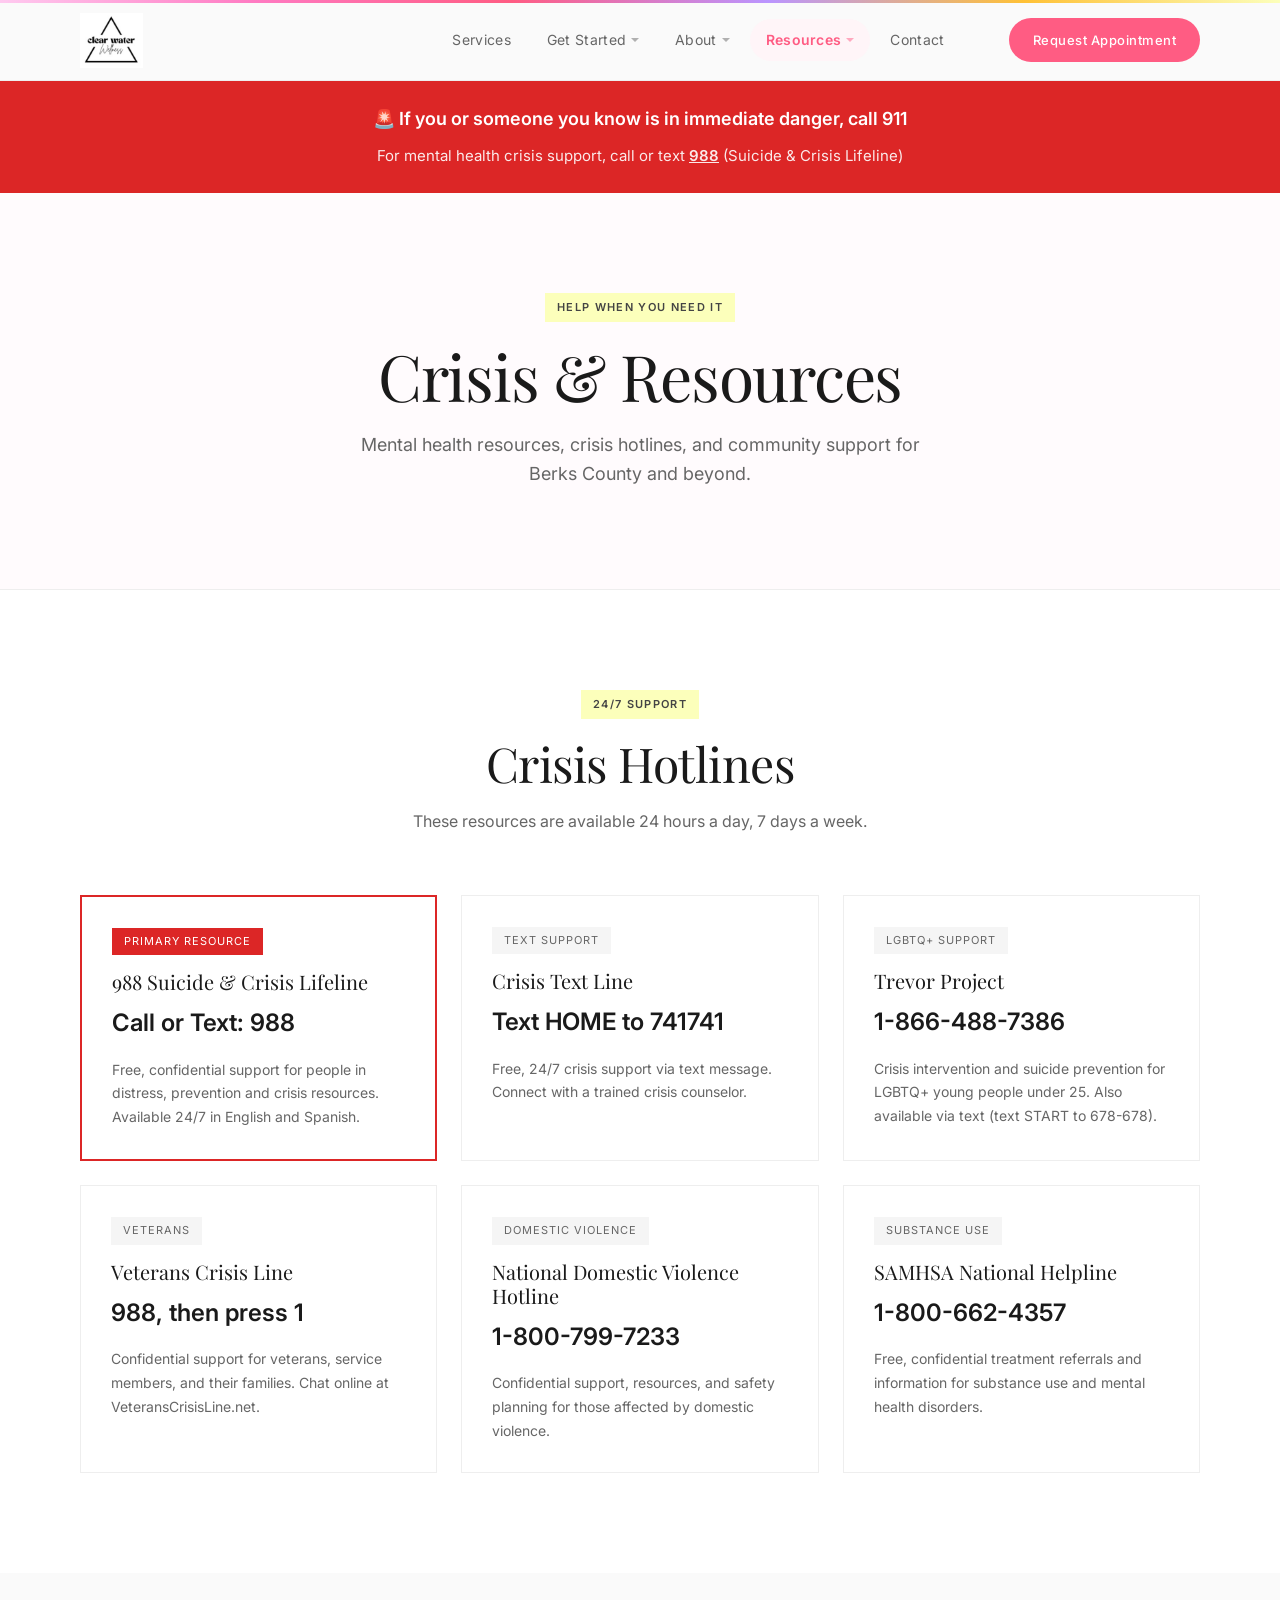
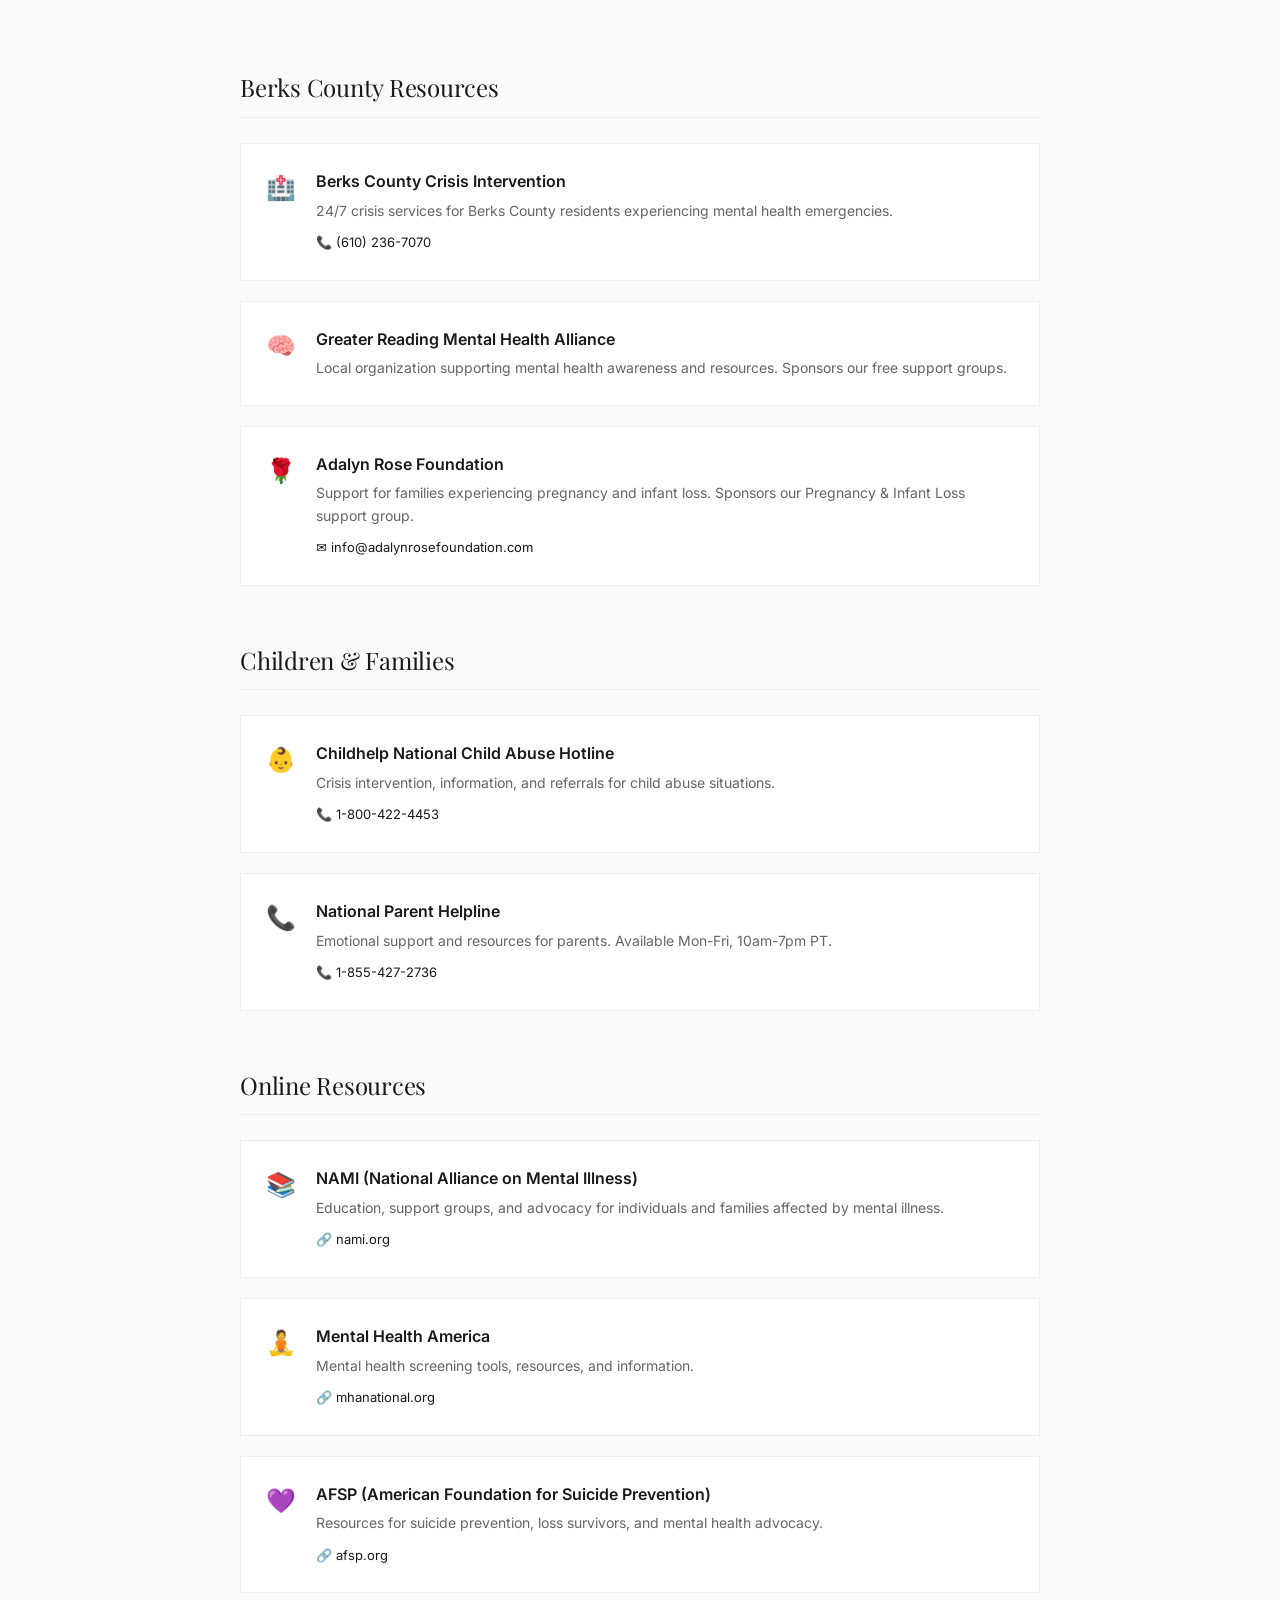
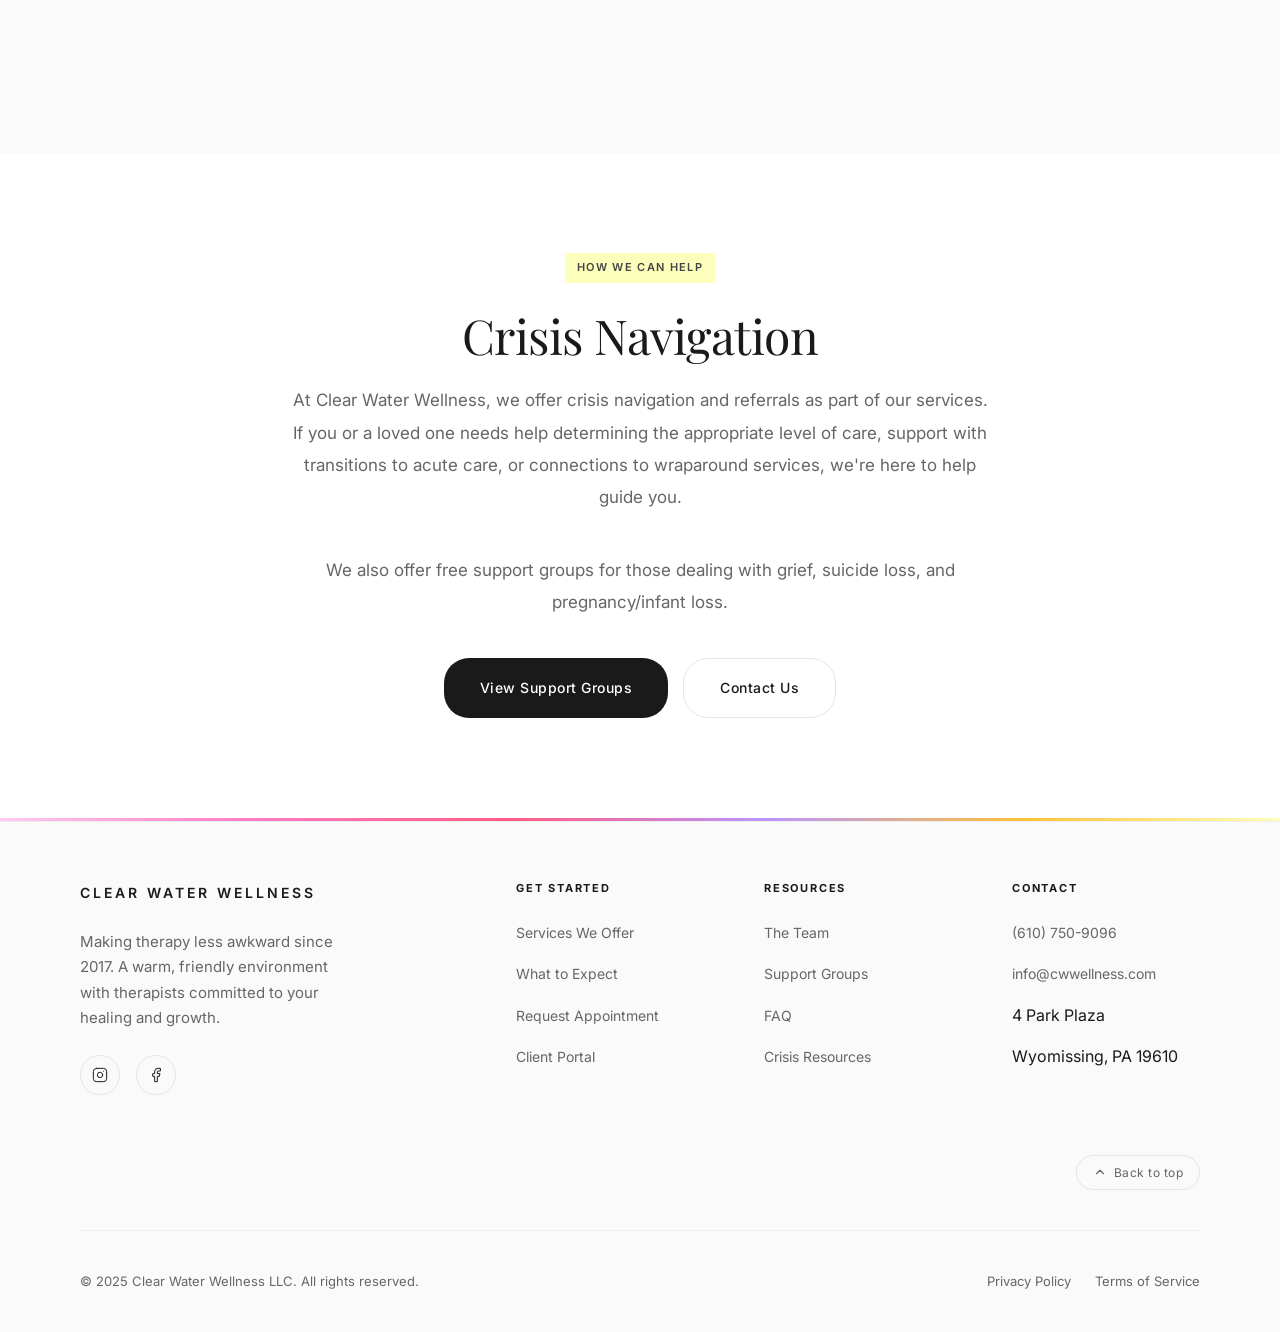
<file: resources.html>
<!DOCTYPE html>
<html lang="en">
<head>
  <meta charset="UTF-8">
  <meta name="viewport" content="width=device-width, initial-scale=1.0">
  <meta name="description" content="Mental health crisis resources, hotlines, and community support in Berks County and beyond. If you're in crisis, help is available.">
  <title>Crisis &amp; Community Resources | Clear Water Wellness LLC</title>

  <!-- Open Graph -->
  <meta property="og:title" content="Crisis &amp; Community Resources | Clear Water Wellness LLC">
  <meta property="og:description" content="Mental health crisis hotlines, Berks County resources, and community support. Call 988 anytime for immediate help.">
  <meta property="og:type" content="website">
  <meta property="og:url" content="https://www.cwwellness.com/resources.html">
  <meta property="og:image" content="https://www.cwwellness.com/images/logo.jpeg">
  
  <!-- Fonts -->
  <link rel="preconnect" href="https://fonts.googleapis.com">
  <link rel="preconnect" href="https://fonts.gstatic.com" crossorigin>
  <link href="https://fonts.googleapis.com/css2?family=Inter:wght@400;500;600&family=Playfair+Display:ital,wght@0,400;0,500;1,400&display=swap" rel="stylesheet">
  
  <!-- Styles -->
  <link rel="stylesheet" href="css/styles.css">
  
  <!-- Page Styles -->
  <style>
    .crisis-banner {
      background: #dc2626;
      color: white;
      padding: 25px;
      text-align: center;
      margin-top: 80px;
    }
    .crisis-banner__title {
      font-size: 18px;
      font-weight: 600;
      margin-bottom: 10px;
    }
    .crisis-banner__text {
      font-size: 15px;
      opacity: 0.9;
    }
    .crisis-banner a {
      color: white;
      text-decoration: underline;
      font-weight: 600;
    }
    
    .hotline-card {
      background: white;
      border: 1px solid var(--color-border-light);
      padding: 30px;
      transition: var(--transition);
    }
    .hotline-card:hover {
      border-color: var(--color-text);
    }
    .hotline-card__name {
      font-family: var(--font-display);
      font-size: 1.25rem;
      margin-bottom: 10px;
    }
    .hotline-card__number {
      font-size: 1.5rem;
      font-weight: 600;
      color: var(--color-text);
      margin-bottom: 15px;
      display: block;
    }
    .hotline-card__number a {
      color: inherit;
    }
    .hotline-card__desc {
      font-size: 14px;
      line-height: 1.7;
      color: var(--color-text-light);
    }
    .hotline-card__tag {
      display: inline-block;
      font-size: 11px;
      letter-spacing: 1px;
      text-transform: uppercase;
      padding: 5px 12px;
      background: #f5f5f5;
      color: #666;
      margin-bottom: 15px;
    }
    .hotline-card--featured {
      border-color: #dc2626;
      border-width: 2px;
    }
    .hotline-card--featured .hotline-card__tag {
      background: #dc2626;
      color: white;
    }
    
    .resource-section {
      margin-bottom: 60px;
    }
    .resource-section__title {
      font-family: var(--font-display);
      font-size: 1.5rem;
      margin-bottom: 25px;
      padding-bottom: 15px;
      border-bottom: 1px solid var(--color-border-light);
    }
    
    .resource-list {
      display: grid;
      gap: 20px;
    }
    .resource-item {
      display: flex;
      gap: 20px;
      padding: 25px;
      background: white;
      border: 1px solid var(--color-border-light);
    }
    .resource-item__icon {
      font-size: 1.5rem;
      flex-shrink: 0;
    }
    .resource-item__content {
      flex: 1;
    }
    .resource-item__name {
      font-weight: 600;
      margin-bottom: 5px;
    }
    .resource-item__desc {
      font-size: 14px;
      color: var(--color-text-light);
      line-height: 1.6;
    }
    .resource-item__link {
      font-size: 13px;
      color: var(--color-text);
      margin-top: 10px;
      display: inline-block;
    }
  </style>
</head>
<body>
  <!-- Header -->
  <header class="header" id="header">
    <div class="container">
      <div class="header__inner">
        <a href="index.html" class="logo">
          <img src="images/logo.jpeg" alt="Clear Water Wellness" class="logo__image">
        </a>

        <nav class="nav" aria-label="Main navigation">
          <ul class="nav__list">
            <li class="nav__item">
              <a href="services.html" class="nav__link">Services</a>
            </li>
            <li class="nav__item">
              <a href="#" class="nav__link nav__link--dropdown" aria-haspopup="true">Get Started</a>
              <div class="nav__dropdown">
                <a href="what-to-expect.html" class="nav__dropdown-link">What to Expect</a>
                <a href="rates-insurance.html" class="nav__dropdown-link">Rates &amp; Insurance</a>
                <a href="faq.html" class="nav__dropdown-link">FAQ</a>
              </div>
            </li>
            <li class="nav__item">
              <a href="#" class="nav__link nav__link--dropdown" aria-haspopup="true">About</a>
              <div class="nav__dropdown">
                <a href="team.html" class="nav__dropdown-link">The Team</a>
                <a href="support-groups.html" class="nav__dropdown-link">Support Groups</a>
              </div>
            </li>
            <li class="nav__item">
              <a href="#" class="nav__link nav__link--dropdown" aria-haspopup="true">Resources</a>
              <div class="nav__dropdown">
                <a href="blog.html" class="nav__dropdown-link">Blog</a>
                <a href="resources.html" class="nav__dropdown-link">Crisis Resources</a>
              </div>
            </li>
            <li class="nav__item">
              <a href="contact.html" class="nav__link">Contact</a>
            </li>
          </ul>
          <a href="contact.html" class="nav__cta">Request Appointment</a>
        </nav>

        <button class="nav__toggle" id="navToggle" aria-label="Toggle menu" aria-expanded="false">
          <span></span>
          <span></span>
          <span></span>
        </button>
      </div>
    </div>
  </header>

  <!-- Crisis Banner -->
  <div class="crisis-banner">
    <div class="crisis-banner__title">🚨 If you or someone you know is in immediate danger, call 911</div>
    <div class="crisis-banner__text">For mental health crisis support, call or text <a href="tel:988">988</a> (Suicide & Crisis Lifeline)</div>
  </div>

  <!-- Page Header -->
  <section class="page-header" style="padding-top: var(--spacing-2xl);">
    <div class="container">
      <span class="page-header__tag">Help When You Need It</span>
      <h1 class="page-header__title">Crisis & Resources</h1>
      <p class="page-header__text">Mental health resources, crisis hotlines, and community support for Berks County and beyond.</p>
    </div>
  </section>

  <!-- Crisis Hotlines -->
  <section class="section" style="background: white;">
    <div class="container">
      <div class="services__header">
        <span class="services__tag">24/7 Support</span>
        <h2 class="services__title">Crisis Hotlines</h2>
        <p style="color: var(--color-text-light); margin-top: 10px;">These resources are available 24 hours a day, 7 days a week.</p>
      </div>
      
      <div class="services__grid">
        <div class="hotline-card hotline-card--featured">
          <span class="hotline-card__tag">Primary Resource</span>
          <h3 class="hotline-card__name">988 Suicide & Crisis Lifeline</h3>
          <span class="hotline-card__number"><a href="tel:988">Call or Text: 988</a></span>
          <p class="hotline-card__desc">Free, confidential support for people in distress, prevention and crisis resources. Available 24/7 in English and Spanish.</p>
        </div>
        
        <div class="hotline-card">
          <span class="hotline-card__tag">Text Support</span>
          <h3 class="hotline-card__name">Crisis Text Line</h3>
          <span class="hotline-card__number">Text HOME to 741741</span>
          <p class="hotline-card__desc">Free, 24/7 crisis support via text message. Connect with a trained crisis counselor.</p>
        </div>
        
        <div class="hotline-card">
          <span class="hotline-card__tag">LGBTQ+ Support</span>
          <h3 class="hotline-card__name">Trevor Project</h3>
          <span class="hotline-card__number"><a href="tel:18664887386">1-866-488-7386</a></span>
          <p class="hotline-card__desc">Crisis intervention and suicide prevention for LGBTQ+ young people under 25. Also available via text (text START to 678-678).</p>
        </div>
        
        <div class="hotline-card">
          <span class="hotline-card__tag">Veterans</span>
          <h3 class="hotline-card__name">Veterans Crisis Line</h3>
          <span class="hotline-card__number"><a href="tel:988">988, then press 1</a></span>
          <p class="hotline-card__desc">Confidential support for veterans, service members, and their families. Chat online at VeteransCrisisLine.net.</p>
        </div>
        
        <div class="hotline-card">
          <span class="hotline-card__tag">Domestic Violence</span>
          <h3 class="hotline-card__name">National Domestic Violence Hotline</h3>
          <span class="hotline-card__number"><a href="tel:18007997233">1-800-799-7233</a></span>
          <p class="hotline-card__desc">Confidential support, resources, and safety planning for those affected by domestic violence.</p>
        </div>
        
        <div class="hotline-card">
          <span class="hotline-card__tag">Substance Use</span>
          <h3 class="hotline-card__name">SAMHSA National Helpline</h3>
          <span class="hotline-card__number"><a href="tel:18006624357">1-800-662-4357</a></span>
          <p class="hotline-card__desc">Free, confidential treatment referrals and information for substance use and mental health disorders.</p>
        </div>
      </div>
    </div>
  </section>

  <!-- Local Resources -->
  <section class="section">
    <div class="container">
      <div style="max-width: 800px; margin: 0 auto;">
        
        <div class="resource-section">
          <h2 class="resource-section__title">Berks County Resources</h2>
          <div class="resource-list">
            <div class="resource-item">
              <div class="resource-item__icon">🏥</div>
              <div class="resource-item__content">
                <div class="resource-item__name">Berks County Crisis Intervention</div>
                <p class="resource-item__desc">24/7 crisis services for Berks County residents experiencing mental health emergencies.</p>
                <a href="tel:6102367070" class="resource-item__link">📞 (610) 236-7070</a>
              </div>
            </div>
            
            <div class="resource-item">
              <div class="resource-item__icon">🧠</div>
              <div class="resource-item__content">
                <div class="resource-item__name">Greater Reading Mental Health Alliance</div>
                <p class="resource-item__desc">Local organization supporting mental health awareness and resources. Sponsors our free support groups.</p>
              </div>
            </div>
            
            <div class="resource-item">
              <div class="resource-item__icon">🌹</div>
              <div class="resource-item__content">
                <div class="resource-item__name">Adalyn Rose Foundation</div>
                <p class="resource-item__desc">Support for families experiencing pregnancy and infant loss. Sponsors our Pregnancy & Infant Loss support group.</p>
                <a href="mailto:info@adalynrosefoundation.com" class="resource-item__link">✉️ info@adalynrosefoundation.com</a>
              </div>
            </div>
          </div>
        </div>
        
        <div class="resource-section">
          <h2 class="resource-section__title">Children & Families</h2>
          <div class="resource-list">
            <div class="resource-item">
              <div class="resource-item__icon">👶</div>
              <div class="resource-item__content">
                <div class="resource-item__name">Childhelp National Child Abuse Hotline</div>
                <p class="resource-item__desc">Crisis intervention, information, and referrals for child abuse situations.</p>
                <a href="tel:18004224453" class="resource-item__link">📞 1-800-422-4453</a>
              </div>
            </div>
            
            <div class="resource-item">
              <div class="resource-item__icon">📞</div>
              <div class="resource-item__content">
                <div class="resource-item__name">National Parent Helpline</div>
                <p class="resource-item__desc">Emotional support and resources for parents. Available Mon-Fri, 10am-7pm PT.</p>
                <a href="tel:18553272736" class="resource-item__link">📞 1-855-427-2736</a>
              </div>
            </div>
          </div>
        </div>
        
        <div class="resource-section">
          <h2 class="resource-section__title">Online Resources</h2>
          <div class="resource-list">
            <div class="resource-item">
              <div class="resource-item__icon">📚</div>
              <div class="resource-item__content">
                <div class="resource-item__name">NAMI (National Alliance on Mental Illness)</div>
                <p class="resource-item__desc">Education, support groups, and advocacy for individuals and families affected by mental illness.</p>
                <a href="https://www.nami.org" target="_blank" class="resource-item__link">🔗 nami.org</a>
              </div>
            </div>
            
            <div class="resource-item">
              <div class="resource-item__icon">🧘</div>
              <div class="resource-item__content">
                <div class="resource-item__name">Mental Health America</div>
                <p class="resource-item__desc">Mental health screening tools, resources, and information.</p>
                <a href="https://www.mhanational.org" target="_blank" class="resource-item__link">🔗 mhanational.org</a>
              </div>
            </div>
            
            <div class="resource-item">
              <div class="resource-item__icon">💜</div>
              <div class="resource-item__content">
                <div class="resource-item__name">AFSP (American Foundation for Suicide Prevention)</div>
                <p class="resource-item__desc">Resources for suicide prevention, loss survivors, and mental health advocacy.</p>
                <a href="https://www.afsp.org" target="_blank" class="resource-item__link">🔗 afsp.org</a>
              </div>
            </div>
          </div>
        </div>
        
      </div>
    </div>
  </section>

  <!-- Our Support -->
  <section class="section" style="background: white;">
    <div class="container">
      <div style="max-width: 700px; margin: 0 auto; text-align: center;">
        <span class="intro__tag">How We Can Help</span>
        <h2 class="intro__title" style="margin-bottom: 20px;">Crisis Navigation</h2>
        <p class="intro__text">At Clear Water Wellness, we offer crisis navigation and referrals as part of our services. If you or a loved one needs help determining the appropriate level of care, support with transitions to acute care, or connections to wraparound services, we're here to help guide you.</p>
        <p class="intro__text">We also offer free support groups for those dealing with grief, suicide loss, and pregnancy/infant loss.</p>
        <div style="margin-top: 30px; display: flex; gap: 15px; justify-content: center; flex-wrap: wrap;">
          <a href="support-groups.html" class="btn" style="background: var(--color-text); color: white;">View Support Groups</a>
          <a href="contact.html" class="btn" style="background: transparent; color: var(--color-text); border: 1px solid var(--color-border);">Contact Us</a>
        </div>
      </div>
    </div>
  </section>

  <!-- Rainbow Accent Bar -->
  <div class="rainbow-bar"></div>

  <!-- Footer -->
  <footer class="footer">
    <div class="container">
      <div class="footer__inner">
        <div class="footer__brand">
          <div class="footer__logo">Clear Water Wellness</div>
          <p class="footer__desc">Making therapy less awkward since 2017. A warm, friendly environment with therapists committed to your healing and growth.</p>
          <div class="footer__social">
            <a href="https://www.instagram.com/clearwaterwellness/" target="_blank" rel="noopener" aria-label="Instagram">
              <svg viewBox="0 0 24 24" fill="none" stroke="currentColor" stroke-width="1.5" stroke-linecap="round" stroke-linejoin="round" aria-hidden="true"><rect x="2" y="2" width="20" height="20" rx="5"/><path d="M16 11.37A4 4 0 1 1 12.63 8 4 4 0 0 1 16 11.37z"/><line x1="17.5" y1="6.5" x2="17.51" y2="6.5"/></svg>
            </a>
            <a href="https://www.facebook.com/clearwaterwellnessllc" target="_blank" rel="noopener" aria-label="Facebook">
              <svg viewBox="0 0 24 24" fill="none" stroke="currentColor" stroke-width="1.5" stroke-linecap="round" stroke-linejoin="round" aria-hidden="true"><path d="M18 2h-3a5 5 0 0 0-5 5v3H7v4h3v8h4v-8h3l1-4h-4V7a1 1 0 0 1 1-1h3z"/></svg>
            </a>
          </div>
        </div>
        
        <div class="footer__col">
          <h4>Get Started</h4>
          <ul class="footer__links">
            <li><a href="services.html">Services We Offer</a></li>
            <li><a href="what-to-expect.html">What to Expect</a></li>
            <li><a href="contact.html">Request Appointment</a></li>
            <li><a href="#">Client Portal</a></li>
          </ul>
        </div>
        
        <div class="footer__col">
          <h4>Resources</h4>
          <ul class="footer__links">
            <li><a href="team.html">The Team</a></li>
            <li><a href="support-groups.html">Support Groups</a></li>
            <li><a href="faq.html">FAQ</a></li>
            <li><a href="resources.html">Crisis Resources</a></li>
          </ul>
        </div>
        
        <div class="footer__col">
          <h4>Contact</h4>
          <ul class="footer__links">
            <li><a href="tel:6107509096">(610) 750-9096</a></li>
            <li><a href="mailto:info@cwwellness.com">info@cwwellness.com</a></li>
            <li>4 Park Plaza</li>
            <li>Wyomissing, PA 19610</li>
          </ul>
        </div>
      </div>
      
      <div class="footer__back-top">
        <button class="back-to-top" aria-label="Scroll back to top">
          <svg viewBox="0 0 24 24" fill="none" stroke="currentColor" stroke-width="2" stroke-linecap="round" stroke-linejoin="round" aria-hidden="true"><polyline points="18 15 12 9 6 15"/></svg>
          Back to top
        </button>
      </div>

      <div class="footer__bottom">
        <p class="footer__copy">&copy; 2025 Clear Water Wellness LLC. All rights reserved.</p>
        <div class="footer__legal">
          <a href="#">Privacy Policy</a>
          <a href="#">Terms of Service</a>
        </div>
      </div>
    </div>
  </footer>

  <script src="js/main.js"></script>
</body>
</html>
</file>
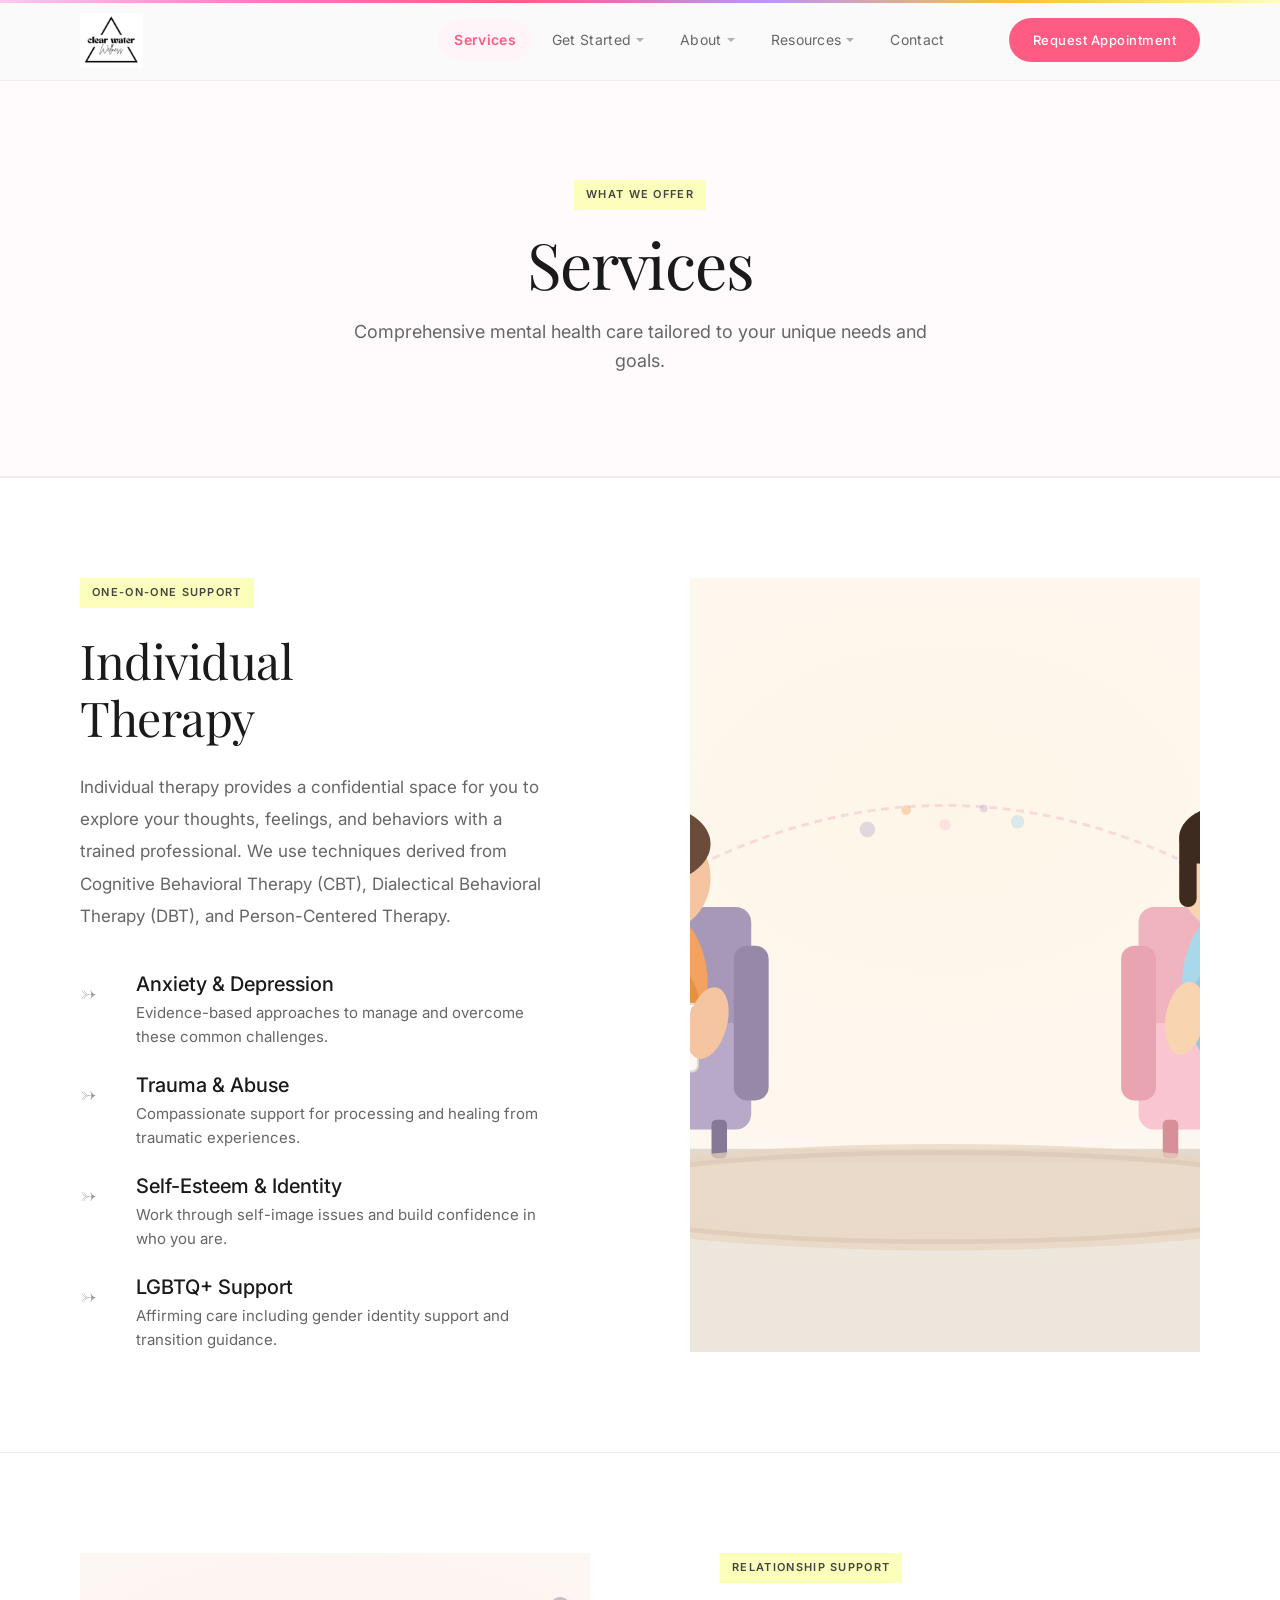
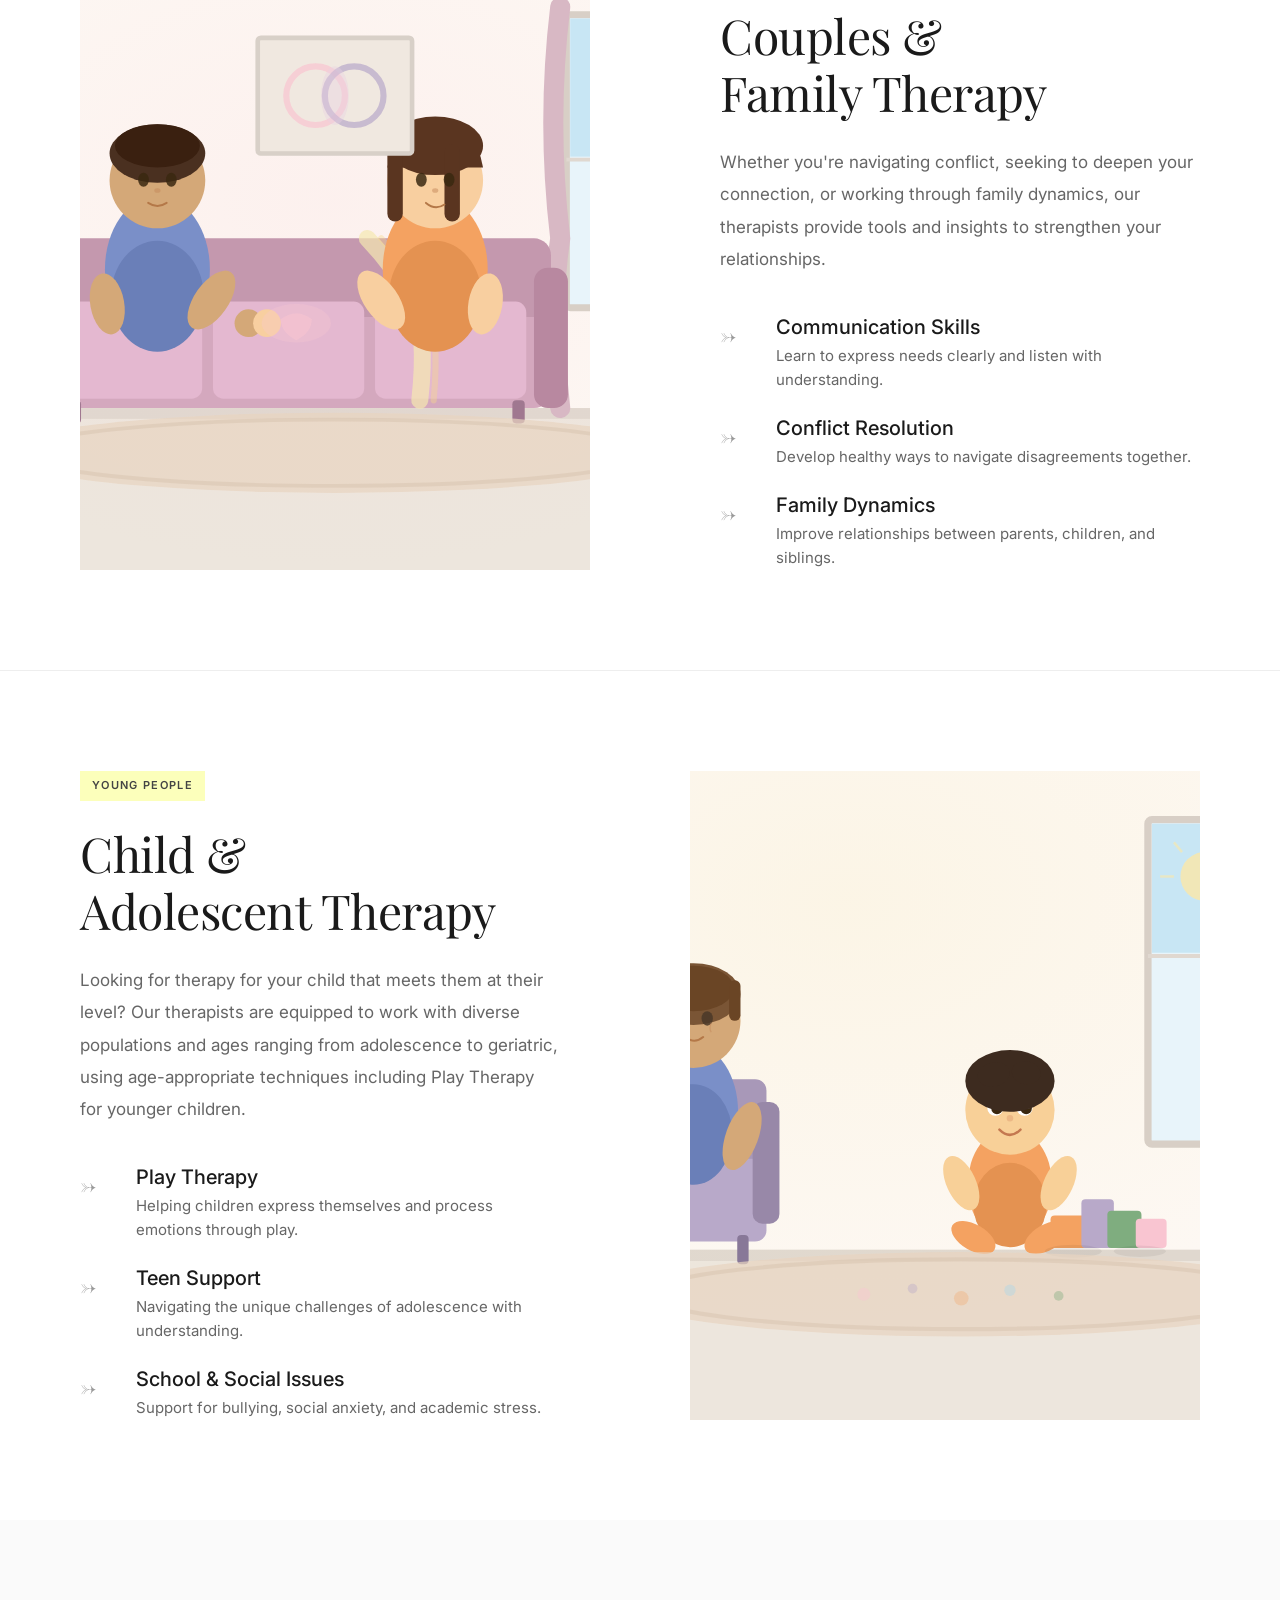
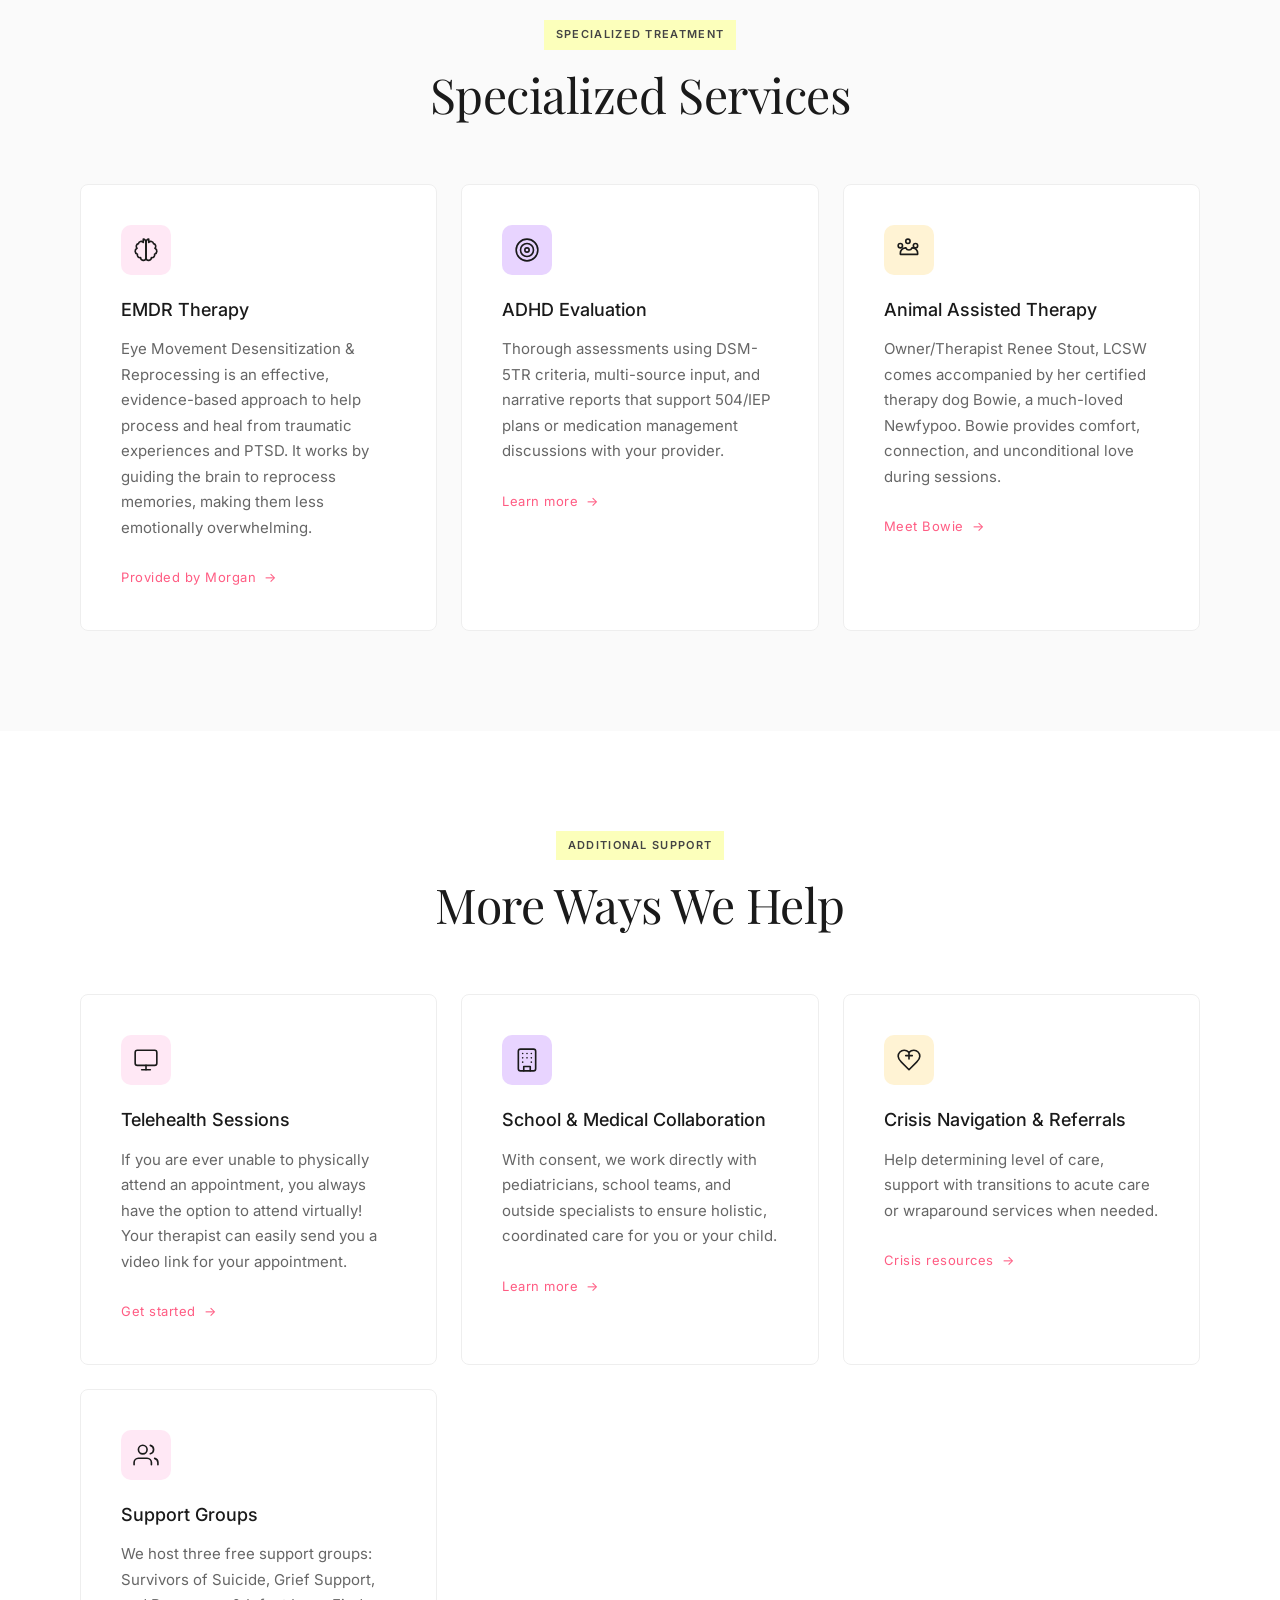
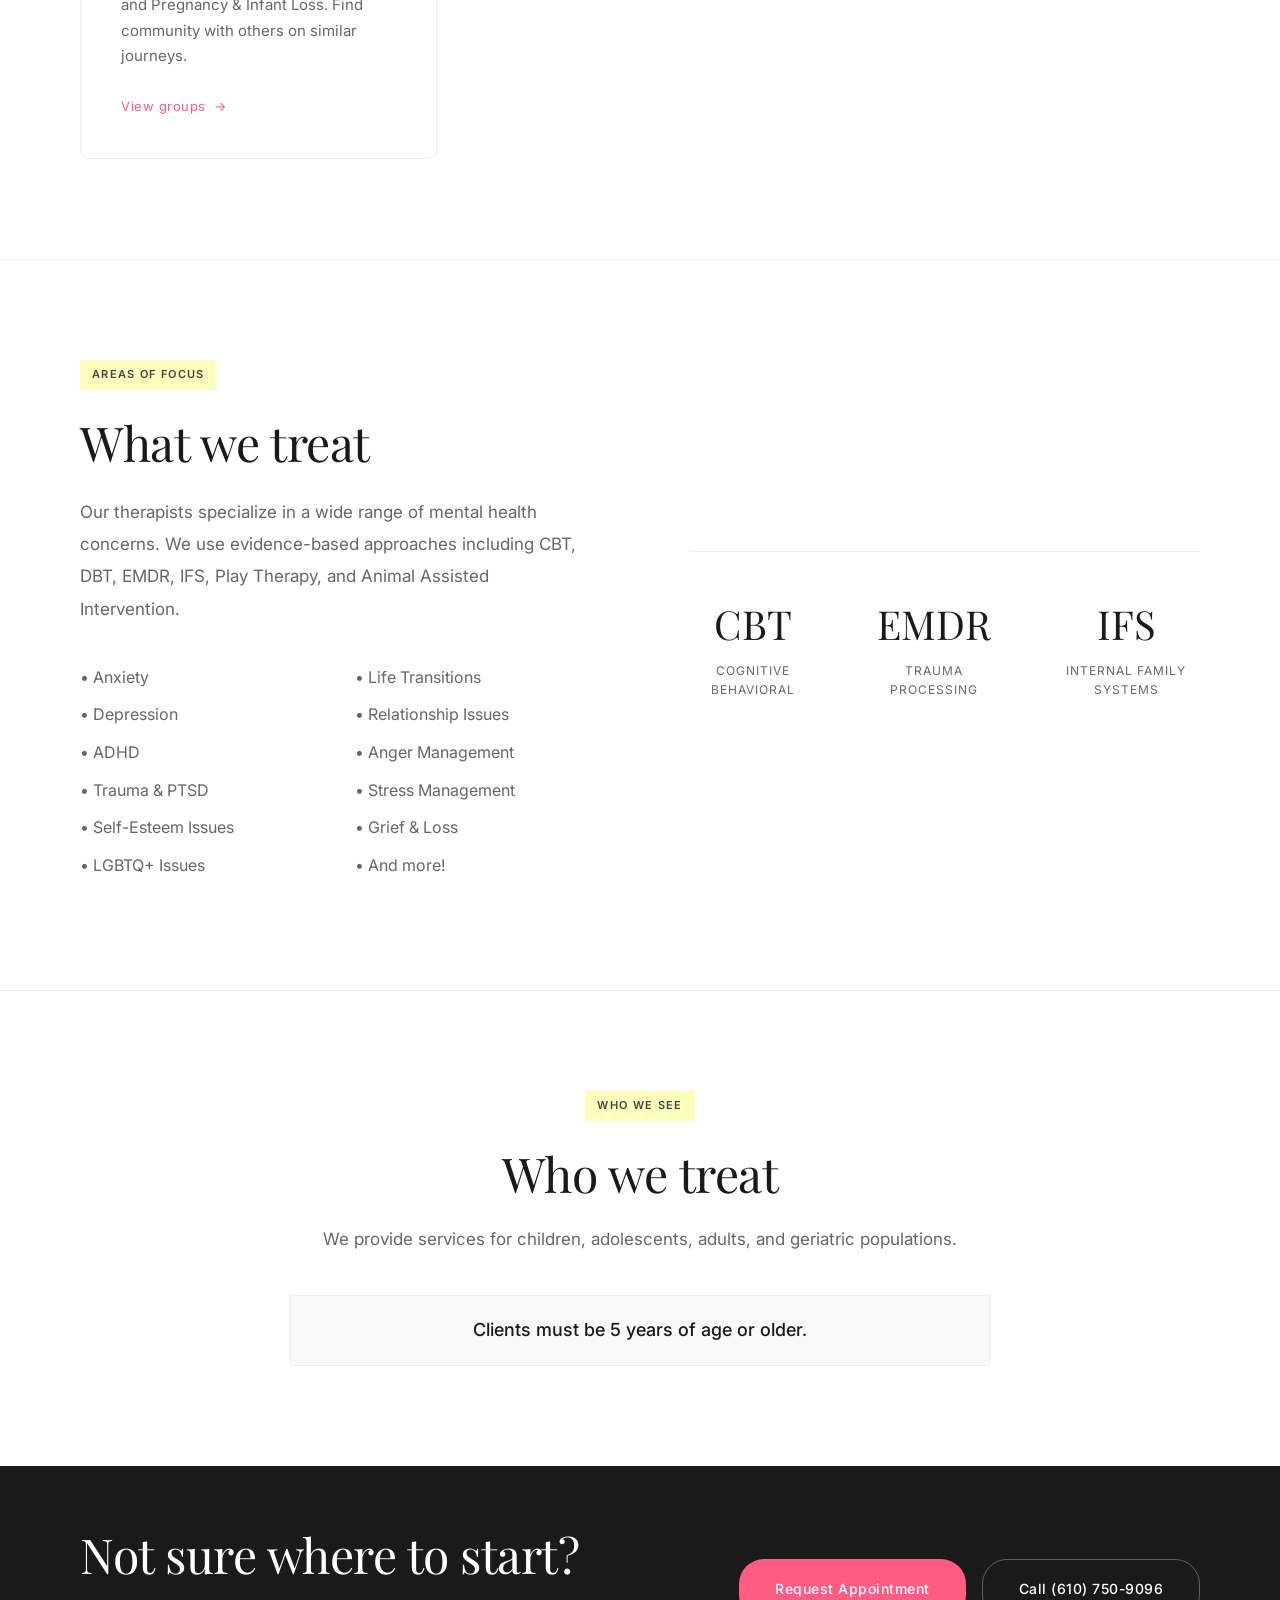
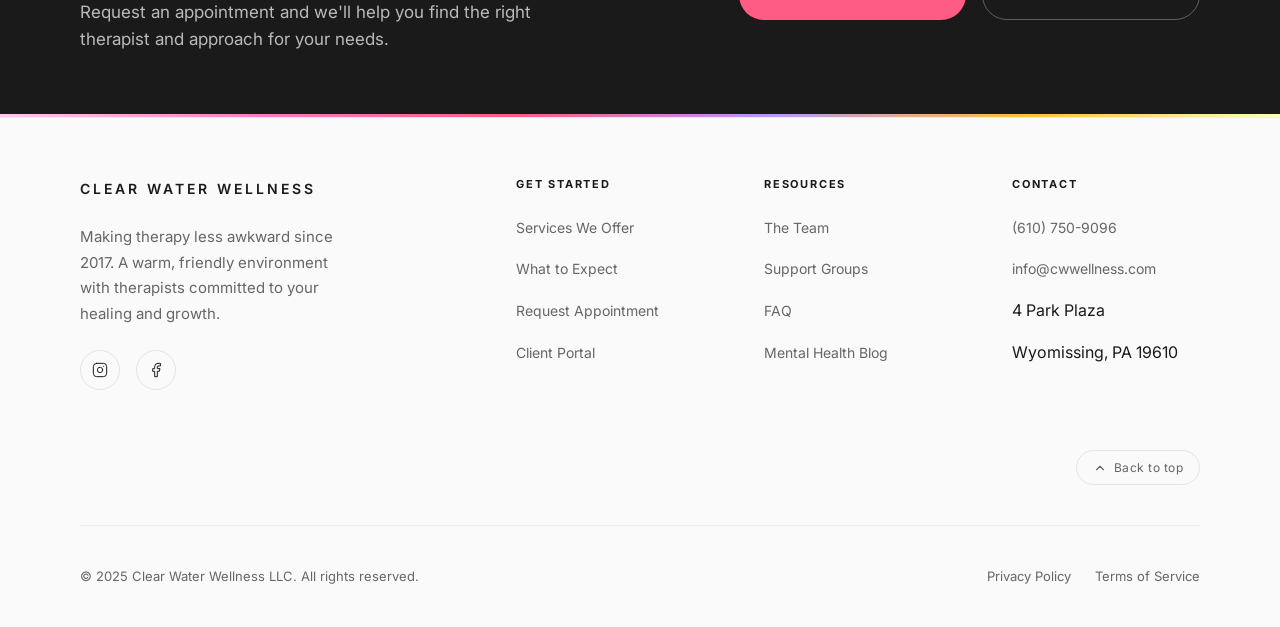
<file: services.html>
<!DOCTYPE html>
<html lang="en">
<head>
  <meta charset="UTF-8">
  <meta name="viewport" content="width=device-width, initial-scale=1.0">
  <meta name="description" content="Explore therapy services at Clear Water Wellness - individual therapy, couples counseling, family therapy, child & adolescent therapy, and animal assisted therapy.">
  <!-- Open Graph -->
  <meta property="og:title" content="Services | Clear Water Wellness LLC">
  <meta property="og:description" content="Individual therapy, couples counseling, family therapy, child & adolescent therapy, EMDR, animal-assisted therapy, and telehealth in Wyomissing, PA.">
  <meta property="og:type" content="website">
  <meta property="og:url" content="https://www.cwwellness.com/services.html">
  <meta property="og:image" content="https://www.cwwellness.com/images/logo.jpeg">
  <title>Services We Offer | Clear Water Wellness LLC</title>
  
  <!-- Fonts -->
  <link rel="preconnect" href="https://fonts.googleapis.com">
  <link rel="preconnect" href="https://fonts.gstatic.com" crossorigin>
  <link href="https://fonts.googleapis.com/css2?family=Inter:wght@400;500;600&family=Playfair+Display:ital,wght@0,400;0,500;1,400&display=swap" rel="stylesheet">
  
  <!-- Styles -->
  <link rel="stylesheet" href="css/styles.css">
</head>
<body>
  <!-- Header -->
  <header class="header" id="header">
    <div class="container">
      <div class="header__inner">
        <a href="index.html" class="logo">
          <img src="images/logo.jpeg" alt="Clear Water Wellness" class="logo__image">
        </a>
        
        <nav class="nav" aria-label="Main navigation">
          <ul class="nav__list">
            <li class="nav__item">
              <a href="services.html" class="nav__link">Services</a>
            </li>
            <li class="nav__item">
              <a href="#" class="nav__link nav__link--dropdown">Get Started</a>
              <div class="nav__dropdown">
                <a href="what-to-expect.html" class="nav__dropdown-link">What to Expect</a>
                <a href="rates-insurance.html" class="nav__dropdown-link">Rates & Insurance</a>
                <a href="faq.html" class="nav__dropdown-link">FAQ</a>
              </div>
            </li>
            <li class="nav__item">
              <a href="#" class="nav__link nav__link--dropdown">About</a>
              <div class="nav__dropdown">
                <a href="team.html" class="nav__dropdown-link">The Team</a>
                <a href="support-groups.html" class="nav__dropdown-link">Support Groups</a>
              </div>
            </li>
            <li class="nav__item">
              <a href="#" class="nav__link nav__link--dropdown">Resources</a>
              <div class="nav__dropdown">
                <a href="blog.html" class="nav__dropdown-link">Blog</a>
                <a href="resources.html" class="nav__dropdown-link">Crisis Resources</a>
              </div>
            </li>
            <li class="nav__item">
              <a href="contact.html" class="nav__link">Contact</a>
            </li>
          </ul>
          <a href="contact.html" class="nav__cta">Request Appointment</a>
        </nav>
        
        <button class="nav__toggle" id="navToggle" aria-label="Toggle menu" aria-expanded="false">
          <span></span>
          <span></span>
          <span></span>
        </button>
      </div>
    </div>
  </header>

  <!-- Page Header -->
  <section class="page-header">
    <div class="container">
      <span class="page-header__tag">What We Offer</span>
      <h1 class="page-header__title">Services</h1>
      <p class="page-header__text">Comprehensive mental health care tailored to your unique needs and goals.</p>
    </div>
  </section>

  <!-- Individual Therapy -->
  <section class="approach section" style="background: white;">
    <div class="container">
      <div class="approach__inner">
        <div class="approach__content">
          <span class="approach__tag">One-on-One Support</span>
          <h2 class="approach__title">Individual<br>Therapy</h2>
          <p class="approach__text">Individual therapy provides a confidential space for you to explore your thoughts, feelings, and behaviors with a trained professional. We use techniques derived from Cognitive Behavioral Therapy (CBT), Dialectical Behavioral Therapy (DBT), and Person-Centered Therapy.</p>
          
          <div class="approach__list">
            <div class="approach__item">
              <span class="approach__item-number">→</span>
              <div class="approach__item-content">
                <h4>Anxiety & Depression</h4>
                <p>Evidence-based approaches to manage and overcome these common challenges.</p>
              </div>
            </div>
            <div class="approach__item">
              <span class="approach__item-number">→</span>
              <div class="approach__item-content">
                <h4>Trauma & Abuse</h4>
                <p>Compassionate support for processing and healing from traumatic experiences.</p>
              </div>
            </div>
            <div class="approach__item">
              <span class="approach__item-number">→</span>
              <div class="approach__item-content">
                <h4>Self-Esteem & Identity</h4>
                <p>Work through self-image issues and build confidence in who you are.</p>
              </div>
            </div>
            <div class="approach__item">
              <span class="approach__item-number">→</span>
              <div class="approach__item-content">
                <h4>LGBTQ+ Support</h4>
                <p>Affirming care including gender identity support and transition guidance.</p>
              </div>
            </div>
          </div>
        </div>
        <div class="approach__image">
          <img src="images/therapy-individual.svg" alt="Therapist and client in a one-on-one session" loading="lazy">
        </div>
      </div>
    </div>
  </section>

  <!-- Couples & Family -->
  <section class="approach section">
    <div class="container">
      <div class="approach__inner" style="direction: rtl;">
        <div class="approach__content" style="direction: ltr;">
          <span class="approach__tag">Relationship Support</span>
          <h2 class="approach__title">Couples &<br>Family Therapy</h2>
          <p class="approach__text">Whether you're navigating conflict, seeking to deepen your connection, or working through family dynamics, our therapists provide tools and insights to strengthen your relationships.</p>
          
          <div class="approach__list">
            <div class="approach__item">
              <span class="approach__item-number">→</span>
              <div class="approach__item-content">
                <h4>Communication Skills</h4>
                <p>Learn to express needs clearly and listen with understanding.</p>
              </div>
            </div>
            <div class="approach__item">
              <span class="approach__item-number">→</span>
              <div class="approach__item-content">
                <h4>Conflict Resolution</h4>
                <p>Develop healthy ways to navigate disagreements together.</p>
              </div>
            </div>
            <div class="approach__item">
              <span class="approach__item-number">→</span>
              <div class="approach__item-content">
                <h4>Family Dynamics</h4>
                <p>Improve relationships between parents, children, and siblings.</p>
              </div>
            </div>
          </div>
        </div>
        <div class="approach__image" style="direction: ltr;">
          <img src="images/therapy-couples.svg" alt="Couple in a supportive therapy session" loading="lazy">
        </div>
      </div>
    </div>
  </section>

  <!-- Child & Adolescent -->
  <section class="approach section" style="background: white;">
    <div class="container">
      <div class="approach__inner">
        <div class="approach__content">
          <span class="approach__tag">Young People</span>
          <h2 class="approach__title">Child &<br>Adolescent Therapy</h2>
          <p class="approach__text">Looking for therapy for your child that meets them at their level? Our therapists are equipped to work with diverse populations and ages ranging from adolescence to geriatric, using age-appropriate techniques including Play Therapy for younger children.</p>
          
          <div class="approach__list">
            <div class="approach__item">
              <span class="approach__item-number">→</span>
              <div class="approach__item-content">
                <h4>Play Therapy</h4>
                <p>Helping children express themselves and process emotions through play.</p>
              </div>
            </div>
            <div class="approach__item">
              <span class="approach__item-number">→</span>
              <div class="approach__item-content">
                <h4>Teen Support</h4>
                <p>Navigating the unique challenges of adolescence with understanding.</p>
              </div>
            </div>
            <div class="approach__item">
              <span class="approach__item-number">→</span>
              <div class="approach__item-content">
                <h4>School & Social Issues</h4>
                <p>Support for bullying, social anxiety, and academic stress.</p>
              </div>
            </div>
          </div>
        </div>
        <div class="approach__image">
          <img src="images/therapy-child.svg" alt="Child in a comfortable therapy environment" loading="lazy">
        </div>
      </div>
    </div>
  </section>

  <!-- Specialized Services -->
  <section class="services section">
    <div class="container">
      <div class="services__header">
        <span class="services__tag">Specialized Treatment</span>
        <h2 class="services__title">Specialized Services</h2>
      </div>
      
      <div class="services__grid">
        <div class="service-card">
          <div class="service-card__icon"><svg viewBox="0 0 24 24" fill="none" stroke="currentColor" stroke-width="1.5" stroke-linecap="round" stroke-linejoin="round" aria-hidden="true"><path d="M9.5 2A2.5 2.5 0 0 1 12 4.5v15a2.5 2.5 0 0 1-4.96-.46 2.5 2.5 0 0 1-2.96-3.08 3 3 0 0 1-.34-5.58 2.5 2.5 0 0 1 1.32-4.24 2.5 2.5 0 0 1 4.44-1.14z"/><path d="M14.5 2A2.5 2.5 0 0 0 12 4.5v15a2.5 2.5 0 0 0 4.96-.46 2.5 2.5 0 0 0 2.96-3.08 3 3 0 0 0 .34-5.58 2.5 2.5 0 0 0-1.32-4.24 2.5 2.5 0 0 0-4.44-1.14z"/></svg></div>
          <h3 class="service-card__title">EMDR Therapy</h3>
          <p class="service-card__text">Eye Movement Desensitization & Reprocessing is an effective, evidence-based approach to help process and heal from traumatic experiences and PTSD. It works by guiding the brain to reprocess memories, making them less emotionally overwhelming.</p>
          <a href="team.html#morgan" class="service-card__link">
            Provided by Morgan <span>→</span>
          </a>
        </div>
        
        <div class="service-card">
          <div class="service-card__icon"><svg viewBox="0 0 24 24" fill="none" stroke="currentColor" stroke-width="1.5" stroke-linecap="round" stroke-linejoin="round" aria-hidden="true"><circle cx="12" cy="12" r="10"/><circle cx="12" cy="12" r="6"/><circle cx="12" cy="12" r="2"/></svg></div>
          <h3 class="service-card__title">ADHD Evaluation</h3>
          <p class="service-card__text">Thorough assessments using DSM-5TR criteria, multi-source input, and narrative reports that support 504/IEP plans or medication management discussions with your provider.</p>
          <a href="contact.html" class="service-card__link">
            Learn more <span>→</span>
          </a>
        </div>
        
        <div class="service-card">
          <div class="service-card__icon"><svg viewBox="0 0 24 24" fill="none" stroke="currentColor" stroke-width="1.5" stroke-linecap="round" stroke-linejoin="round" aria-hidden="true"><circle cx="11" cy="4" r="2"/><circle cx="18" cy="8" r="2"/><circle cx="4" cy="8" r="2"/><path d="M9 10a5 5 0 0 0-5 5v1h16v-1a5 5 0 0 0-5-5"/><path d="M9 10c.56 1.15 1.62 2 2.94 2 1.3 0 2.38-.85 2.94-2"/></svg></div>
          <h3 class="service-card__title">Animal Assisted Therapy</h3>
          <p class="service-card__text">Owner/Therapist Renee Stout, LCSW comes accompanied by her certified therapy dog Bowie, a much-loved Newfypoo. Bowie provides comfort, connection, and unconditional love during sessions.</p>
          <a href="team.html" class="service-card__link">
            Meet Bowie <span>→</span>
          </a>
        </div>
      </div>
    </div>
  </section>

  <!-- Additional Services -->
  <section class="services section" style="background: white;">
    <div class="container">
      <div class="services__header">
        <span class="services__tag">Additional Support</span>
        <h2 class="services__title">More Ways We Help</h2>
      </div>
      
      <div class="services__grid">
        <div class="service-card">
          <div class="service-card__icon"><svg viewBox="0 0 24 24" fill="none" stroke="currentColor" stroke-width="1.5" stroke-linecap="round" stroke-linejoin="round" aria-hidden="true"><rect x="2" y="3" width="20" height="14" rx="2"/><line x1="8" y1="21" x2="16" y2="21"/><line x1="12" y1="17" x2="12" y2="21"/></svg></div>
          <h3 class="service-card__title">Telehealth Sessions</h3>
          <p class="service-card__text">If you are ever unable to physically attend an appointment, you always have the option to attend virtually! Your therapist can easily send you a video link for your appointment.</p>
          <a href="contact.html" class="service-card__link">
            Get started <span>→</span>
          </a>
        </div>
        
        <div class="service-card">
          <div class="service-card__icon"><svg viewBox="0 0 24 24" fill="none" stroke="currentColor" stroke-width="1.5" stroke-linecap="round" stroke-linejoin="round" aria-hidden="true"><rect x="4" y="2" width="16" height="20" rx="2"/><path d="M9 22v-4h6v4"/><path d="M8 6h.01M16 6h.01M12 6h.01M12 10h.01M8 10h.01M16 10h.01M8 14h.01M16 14h.01"/></svg></div>
          <h3 class="service-card__title">School & Medical Collaboration</h3>
          <p class="service-card__text">With consent, we work directly with pediatricians, school teams, and outside specialists to ensure holistic, coordinated care for you or your child.</p>
          <a href="contact.html" class="service-card__link">
            Learn more <span>→</span>
          </a>
        </div>
        
        <div class="service-card">
          <div class="service-card__icon"><svg viewBox="0 0 24 24" fill="none" stroke="currentColor" stroke-width="1.5" stroke-linecap="round" stroke-linejoin="round" aria-hidden="true"><path d="M19 14c1.49-1.46 3-3.21 3-5.5A5.5 5.5 0 0 0 16.5 3c-1.76 0-3 .5-4.5 2-1.5-1.5-2.74-2-4.5-2A5.5 5.5 0 0 0 2 8.5c0 2.3 1.5 4.05 3 5.5l7 7Z"/><path d="M12 5v6m-3-3h6"/></svg></div>
          <h3 class="service-card__title">Crisis Navigation & Referrals</h3>
          <p class="service-card__text">Help determining level of care, support with transitions to acute care or wraparound services when needed.</p>
          <a href="resources.html" class="service-card__link">
            Crisis resources <span>→</span>
          </a>
        </div>
        
        <div class="service-card">
          <div class="service-card__icon"><svg viewBox="0 0 24 24" fill="none" stroke="currentColor" stroke-width="1.5" stroke-linecap="round" stroke-linejoin="round" aria-hidden="true"><path d="M17 21v-2a4 4 0 0 0-4-4H5a4 4 0 0 0-4 4v2"/><circle cx="9" cy="7" r="4"/><path d="M23 21v-2a4 4 0 0 0-3-3.87"/><path d="M16 3.13a4 4 0 0 1 0 7.75"/></svg></div>
          <h3 class="service-card__title">Support Groups</h3>
          <p class="service-card__text">We host three free support groups: Survivors of Suicide, Grief Support, and Pregnancy & Infant Loss. Find community with others on similar journeys.</p>
          <a href="support-groups.html" class="service-card__link">
            View groups <span>→</span>
          </a>
        </div>
      </div>
    </div>
  </section>

  <!-- Conditions We Treat -->
  <section class="intro section">
    <div class="container">
      <div class="intro__inner">
        <div class="intro__content">
          <span class="intro__tag">Areas of Focus</span>
          <h2 class="intro__title">What we treat</h2>
          <p class="intro__text">Our therapists specialize in a wide range of mental health concerns. We use evidence-based approaches including CBT, DBT, EMDR, IFS, Play Therapy, and Animal Assisted Intervention.</p>
          <ul class="conditions-list" style="columns: 2; column-gap: 40px; margin-top: 20px;">
            <li style="margin-bottom: 12px; color: #666;">• Anxiety</li>
            <li style="margin-bottom: 12px; color: #666;">• Depression</li>
            <li style="margin-bottom: 12px; color: #666;">• ADHD</li>
            <li style="margin-bottom: 12px; color: #666;">• Trauma & PTSD</li>
            <li style="margin-bottom: 12px; color: #666;">• Self-Esteem Issues</li>
            <li style="margin-bottom: 12px; color: #666;">• LGBTQ+ Issues</li>
            <li style="margin-bottom: 12px; color: #666;">• Life Transitions</li>
            <li style="margin-bottom: 12px; color: #666;">• Relationship Issues</li>
            <li style="margin-bottom: 12px; color: #666;">• Anger Management</li>
            <li style="margin-bottom: 12px; color: #666;">• Stress Management</li>
            <li style="margin-bottom: 12px; color: #666;">• Grief & Loss</li>
            <li style="margin-bottom: 12px; color: #666;">• And more!</li>
          </ul>
        </div>
        <div class="intro__stats">
          <div class="stat">
            <div class="stat__number">CBT</div>
            <div class="stat__label">Cognitive Behavioral</div>
          </div>
          <div class="stat">
            <div class="stat__number">EMDR</div>
            <div class="stat__label">Trauma Processing</div>
          </div>
          <div class="stat">
            <div class="stat__number">IFS</div>
            <div class="stat__label">Internal Family Systems</div>
          </div>
        </div>
      </div>
    </div>
  </section>

  <!-- Who We Treat -->
  <section class="section" style="background: white;">
    <div class="container">
      <div style="max-width: 700px; margin: 0 auto; text-align: center;">
        <span class="intro__tag">Who We See</span>
        <h2 class="intro__title" style="margin-bottom: 20px;">Who we treat</h2>
        <p class="intro__text">We provide services for children, adolescents, adults, and geriatric populations.</p>
        <p style="font-size: 18px; color: #1a1a1a; font-weight: 500; margin-top: 20px; padding: 20px; background: #f9f9f9; border: 1px solid #eee;">Clients must be 5 years of age or older.</p>
      </div>
    </div>
  </section>

  <!-- CTA Section -->
  <section class="cta section--sm">
    <div class="container">
      <div class="cta__inner">
        <div class="cta__content">
          <h2 class="cta__title">Not sure where to start?</h2>
          <p class="cta__text">Request an appointment and we'll help you find the right therapist and approach for your needs.</p>
        </div>
        <div class="cta__buttons">
          <a href="contact.html" class="btn btn--primary">Request Appointment</a>
          <a href="tel:6107509096" class="btn btn--outline">Call (610) 750-9096</a>
        </div>
      </div>
    </div>
  </section>

  <!-- Rainbow Accent Bar -->
  <div class="rainbow-bar"></div>

  <!-- Footer -->
  <footer class="footer">
    <div class="container">
      <div class="footer__inner">
        <div class="footer__brand">
          <div class="footer__logo">Clear Water Wellness</div>
          <p class="footer__desc">Making therapy less awkward since 2017. A warm, friendly environment with therapists committed to your healing and growth.</p>
          <div class="footer__social">
            <a href="https://www.instagram.com/clearwaterwellness/" target="_blank" rel="noopener" aria-label="Instagram"><svg viewBox="0 0 24 24" fill="none" stroke="currentColor" stroke-width="1.5" stroke-linecap="round" stroke-linejoin="round" aria-hidden="true"><rect x="2" y="2" width="20" height="20" rx="5"/><path d="M16 11.37A4 4 0 1 1 12.63 8 4 4 0 0 1 16 11.37z"/><line x1="17.5" y1="6.5" x2="17.51" y2="6.5"/></svg></a>
            <a href="https://www.facebook.com/clearwaterwellnessllc" target="_blank" rel="noopener" aria-label="Facebook"><svg viewBox="0 0 24 24" fill="none" stroke="currentColor" stroke-width="1.5" stroke-linecap="round" stroke-linejoin="round" aria-hidden="true"><path d="M18 2h-3a5 5 0 0 0-5 5v3H7v4h3v8h4v-8h3l1-4h-4V7a1 1 0 0 1 1-1h3z"/></svg></a>
          </div>
        </div>
        
        <div class="footer__col">
          <h4>Get Started</h4>
          <ul class="footer__links">
            <li><a href="services.html">Services We Offer</a></li>
            <li><a href="what-to-expect.html">What to Expect</a></li>
            <li><a href="contact.html">Request Appointment</a></li>
            <li><a href="#">Client Portal</a></li>
          </ul>
        </div>
        
        <div class="footer__col">
          <h4>Resources</h4>
          <ul class="footer__links">
            <li><a href="team.html">The Team</a></li>
            <li><a href="support-groups.html">Support Groups</a></li>
            <li><a href="faq.html">FAQ</a></li>
            <li><a href="blog.html">Mental Health Blog</a></li>
          </ul>
        </div>
        
        <div class="footer__col">
          <h4>Contact</h4>
          <ul class="footer__links">
            <li><a href="tel:6107509096">(610) 750-9096</a></li>
            <li><a href="mailto:info@cwwellness.com">info@cwwellness.com</a></li>
            <li>4 Park Plaza</li>
            <li>Wyomissing, PA 19610</li>
          </ul>
        </div>
      </div>
      
      <div class="footer__back-top">
        <button class="back-to-top" aria-label="Scroll back to top">
          <svg viewBox="0 0 24 24" fill="none" stroke="currentColor" stroke-width="2" stroke-linecap="round" stroke-linejoin="round" aria-hidden="true"><polyline points="18 15 12 9 6 15"/></svg>
          Back to top
        </button>
      </div>
      <div class="footer__bottom">
        <p class="footer__copy">&copy; 2025 Clear Water Wellness LLC. All rights reserved.</p>
        <div class="footer__legal">
          <a href="#">Privacy Policy</a>
          <a href="#">Terms of Service</a>
        </div>
      </div>
    </div>
  </footer>

  <script src="js/main.js"></script>
</body>
</html>
</file>
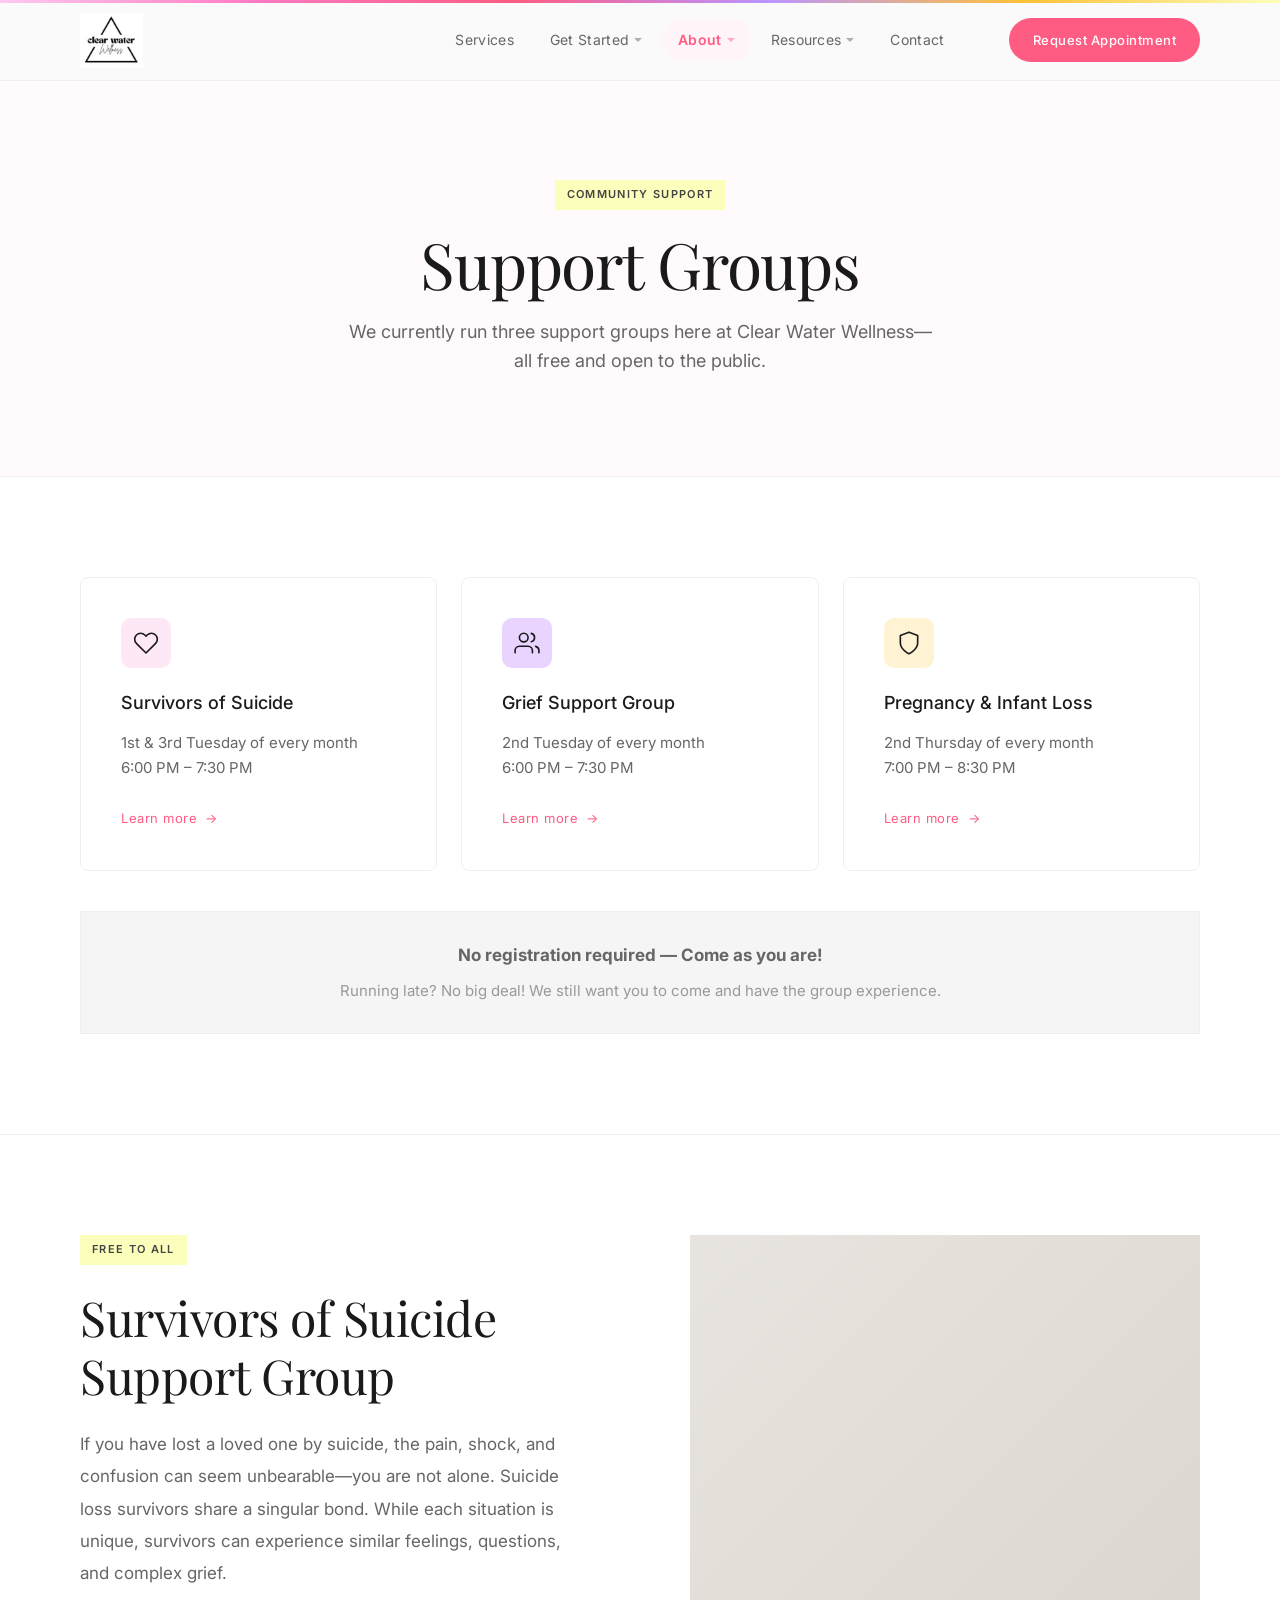
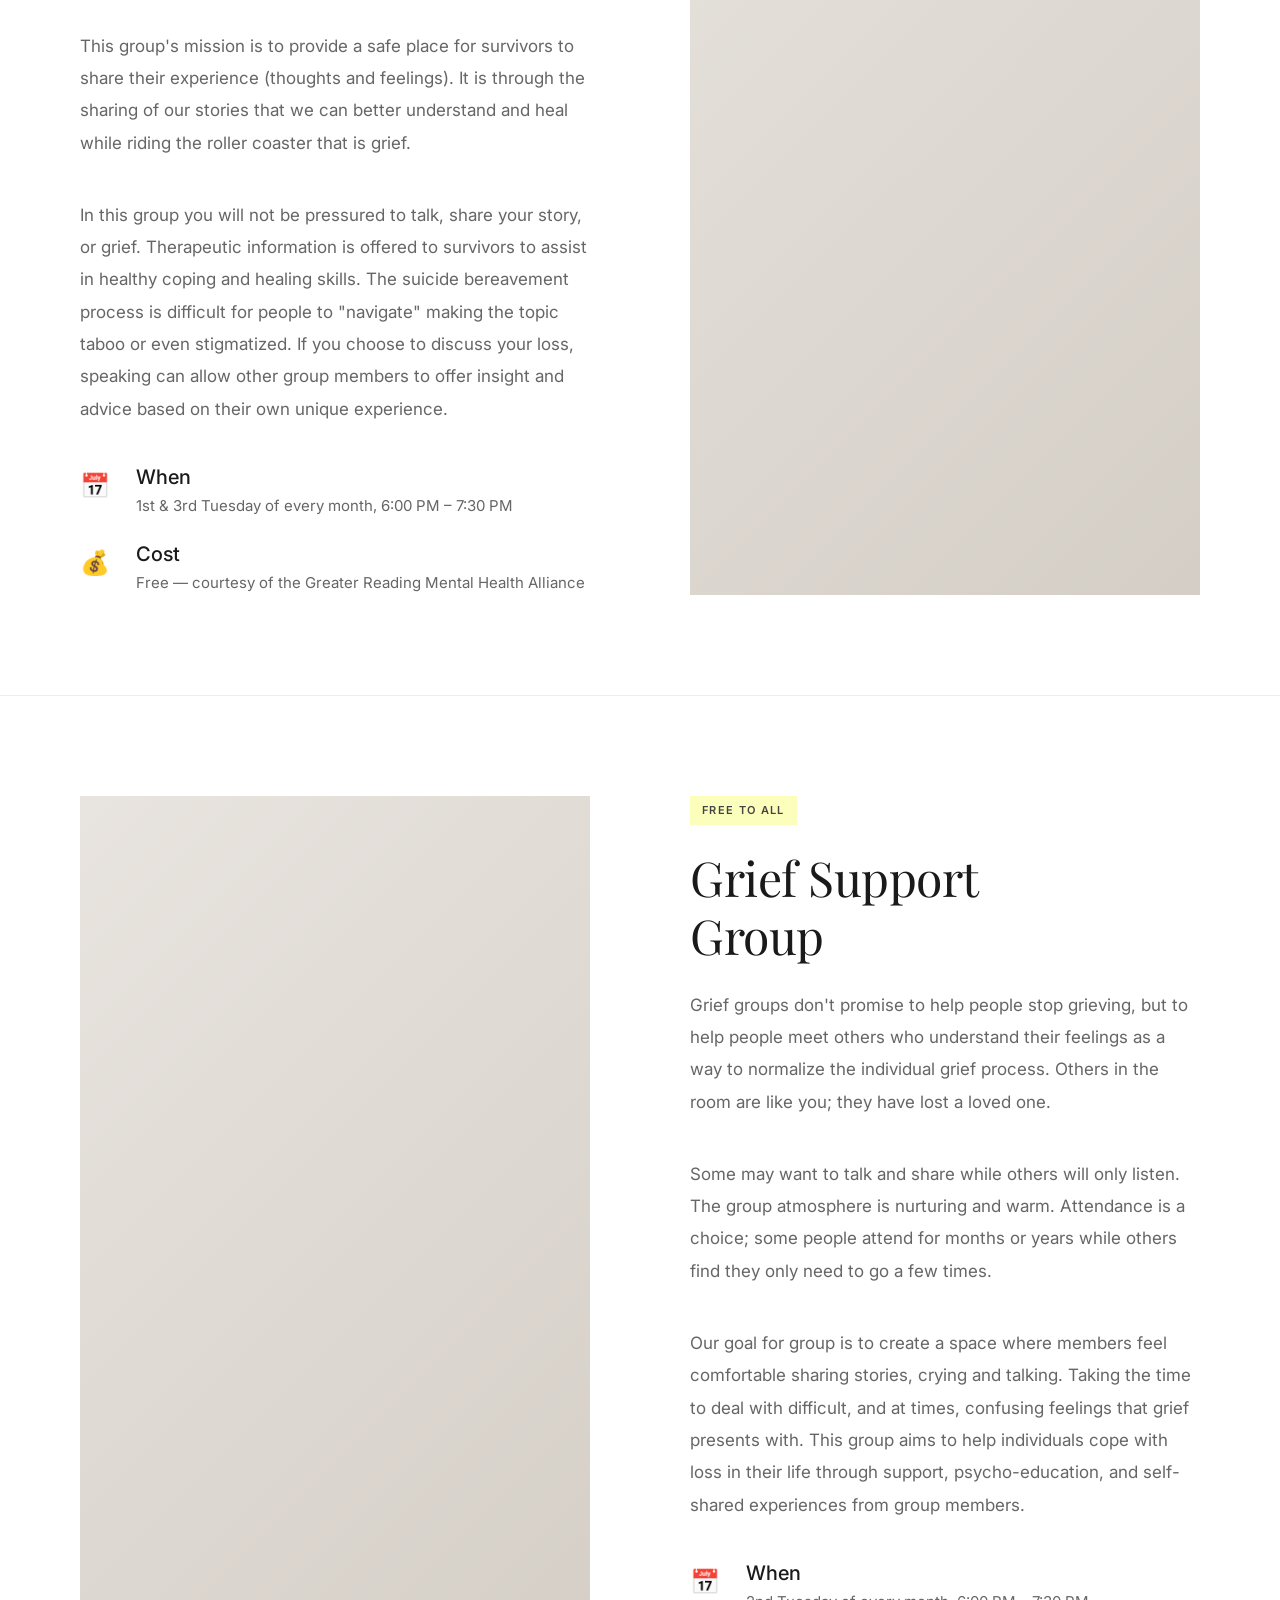
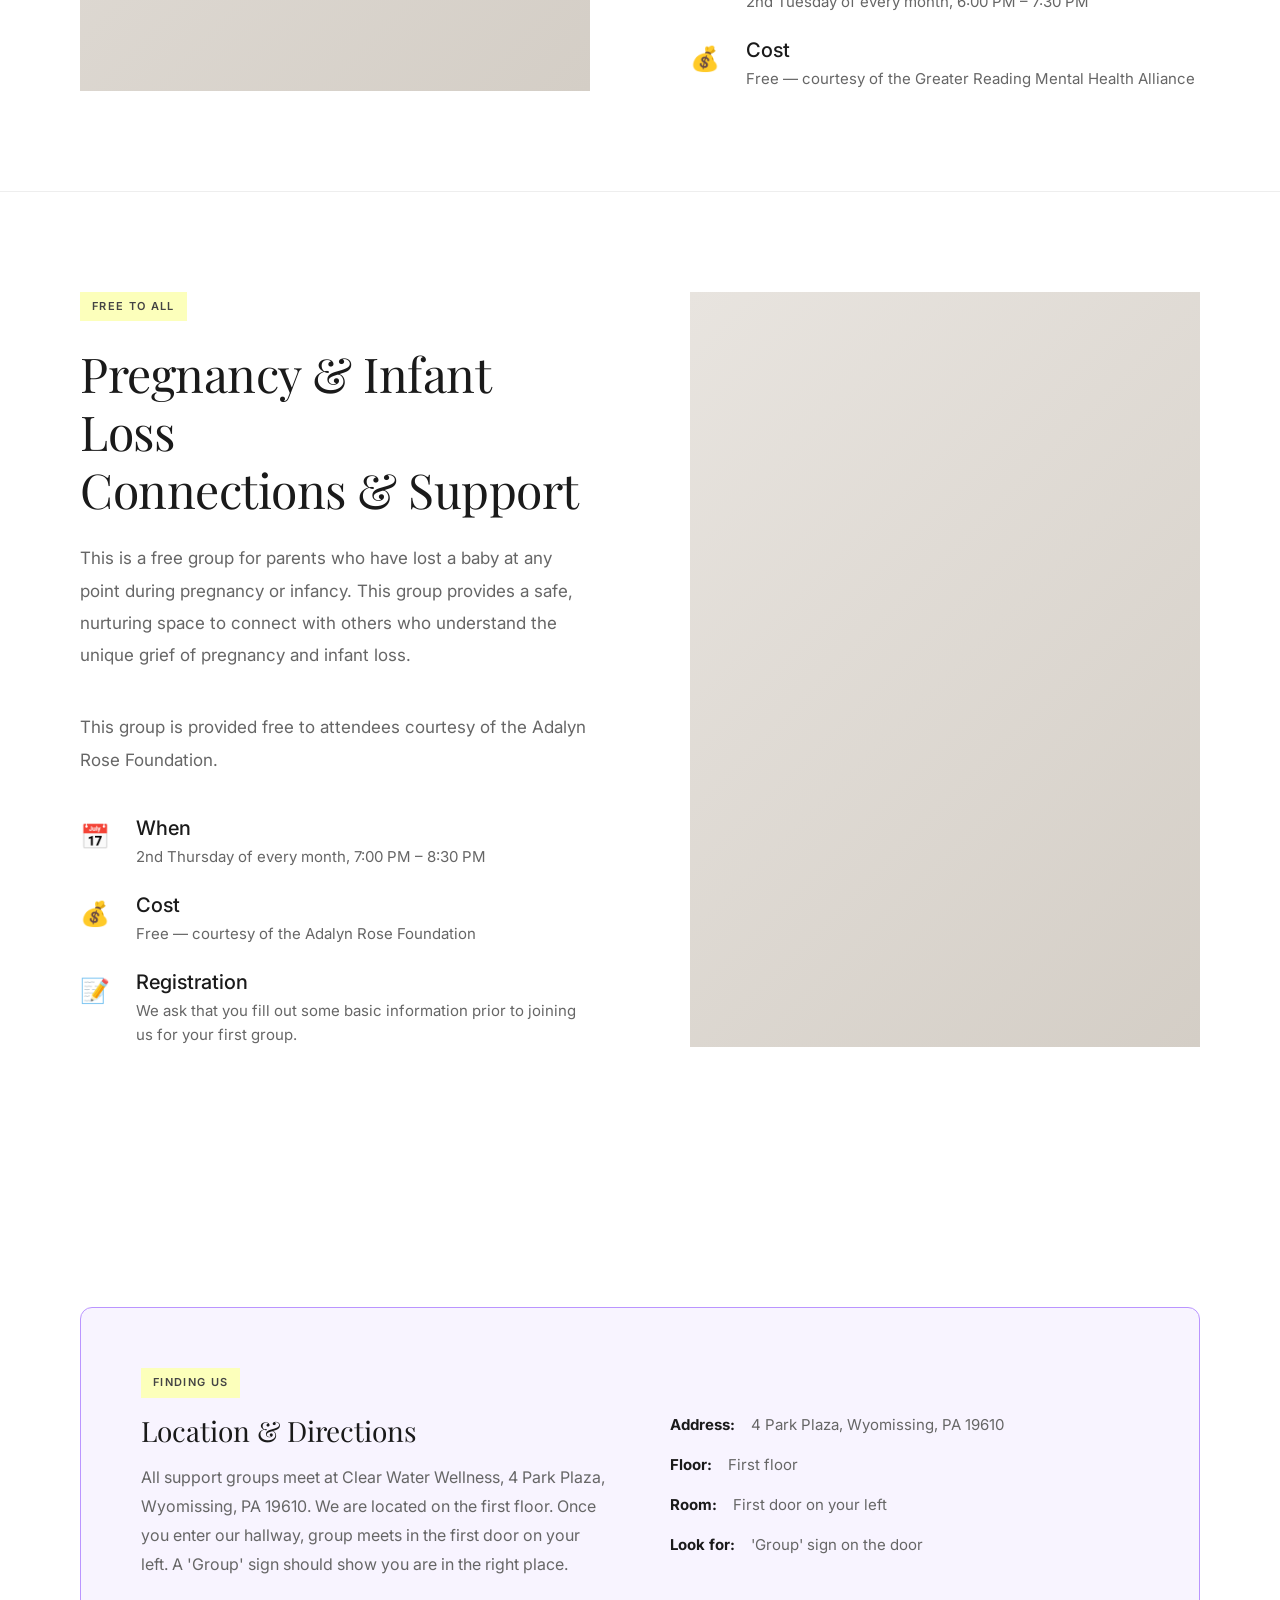
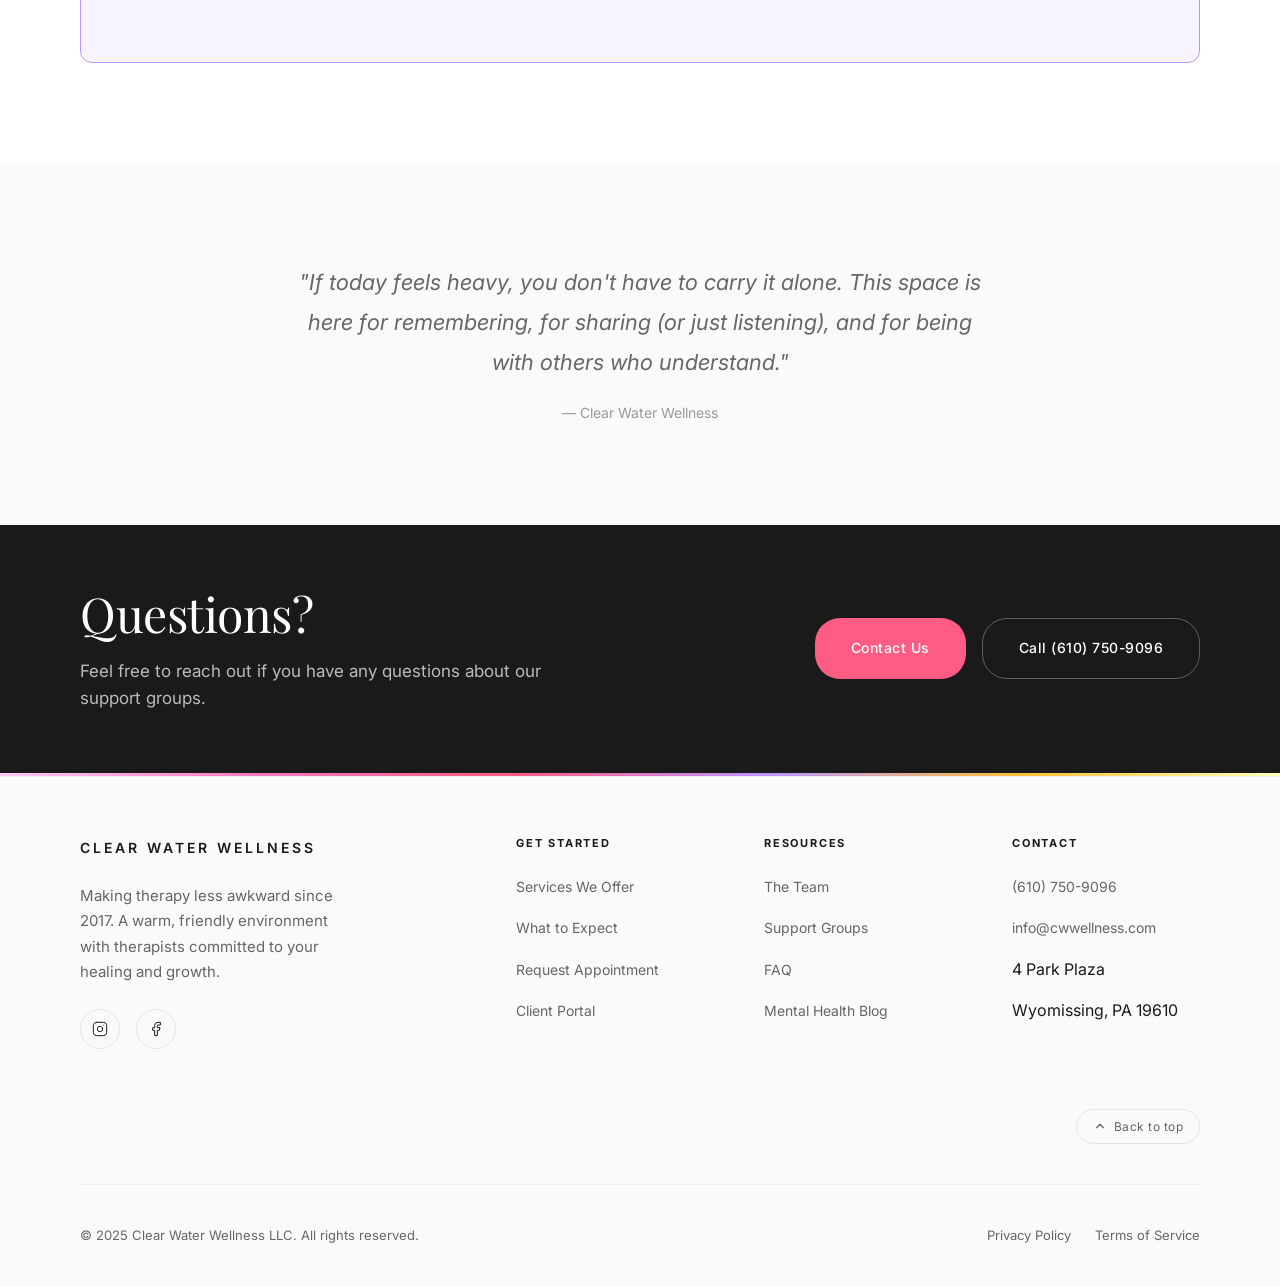
<file: support-groups.html>
<!DOCTYPE html>
<html lang="en">
<head>
  <meta charset="UTF-8">
  <meta name="viewport" content="width=device-width, initial-scale=1.0">
  <meta name="description" content="Free support groups at Clear Water Wellness - Survivors of Suicide, Grief Support, and Pregnancy & Infant Loss groups in Wyomissing, PA.">
  <title>Support Groups | Clear Water Wellness LLC</title>

  <!-- Open Graph -->
  <meta property="og:title" content="Free Support Groups | Clear Water Wellness LLC">
  <meta property="og:description" content="Free community support groups in Wyomissing, PA: Survivors of Suicide, Grief Support, and Pregnancy & Infant Loss. No registration required.">
  <meta property="og:type" content="website">
  <meta property="og:url" content="https://www.cwwellness.com/support-groups.html">
  <meta property="og:image" content="https://www.cwwellness.com/images/logo.jpeg">
  
  <!-- Fonts -->
  <link rel="preconnect" href="https://fonts.googleapis.com">
  <link rel="preconnect" href="https://fonts.gstatic.com" crossorigin>
  <link href="https://fonts.googleapis.com/css2?family=Inter:wght@400;500;600&family=Playfair+Display:ital,wght@0,400;0,500;1,400&display=swap" rel="stylesheet">
  
  <!-- Styles -->
  <link rel="stylesheet" href="css/styles.css">
</head>
<body>
  <!-- Header -->
  <header class="header" id="header">
    <div class="container">
      <div class="header__inner">
        <a href="index.html" class="logo">
          <img src="images/logo.jpeg" alt="Clear Water Wellness" class="logo__image">
        </a>
        
        <nav class="nav" aria-label="Main navigation">
          <ul class="nav__list">
            <li class="nav__item">
              <a href="services.html" class="nav__link">Services</a>
            </li>
            <li class="nav__item">
              <a href="#" class="nav__link nav__link--dropdown" aria-haspopup="true">Get Started</a>
              <div class="nav__dropdown">
                <a href="what-to-expect.html" class="nav__dropdown-link">What to Expect</a>
                <a href="rates-insurance.html" class="nav__dropdown-link">Rates &amp; Insurance</a>
                <a href="faq.html" class="nav__dropdown-link">FAQ</a>
              </div>
            </li>
            <li class="nav__item">
              <a href="#" class="nav__link nav__link--dropdown" aria-haspopup="true">About</a>
              <div class="nav__dropdown">
                <a href="team.html" class="nav__dropdown-link">The Team</a>
                <a href="support-groups.html" class="nav__dropdown-link">Support Groups</a>
              </div>
            </li>
            <li class="nav__item">
              <a href="#" class="nav__link nav__link--dropdown" aria-haspopup="true">Resources</a>
              <div class="nav__dropdown">
                <a href="blog.html" class="nav__dropdown-link">Blog</a>
                <a href="resources.html" class="nav__dropdown-link">Crisis Resources</a>
              </div>
            </li>
            <li class="nav__item">
              <a href="contact.html" class="nav__link">Contact</a>
            </li>
          </ul>
          <a href="contact.html" class="nav__cta">Request Appointment</a>
        </nav>

        <button class="nav__toggle" id="navToggle" aria-label="Toggle menu" aria-expanded="false">
          <span></span>
          <span></span>
          <span></span>
        </button>
      </div>
    </div>
  </header>

  <!-- Page Header -->
  <section class="page-header">
    <div class="container">
      <span class="page-header__tag">Community Support</span>
      <h1 class="page-header__title">Support Groups</h1>
      <p class="page-header__text">We currently run three support groups here at Clear Water Wellness—all free and open to the public.</p>
    </div>
  </section>

  <!-- Quick Overview -->
  <section class="section" style="background: white;">
    <div class="container">
      <div class="services__grid">
        <div class="service-card">
          <div class="service-card__icon">
            <svg viewBox="0 0 24 24" fill="none" stroke="currentColor" stroke-width="1.5" stroke-linecap="round" stroke-linejoin="round" aria-hidden="true"><path d="M20.84 4.61a5.5 5.5 0 0 0-7.78 0L12 5.67l-1.06-1.06a5.5 5.5 0 0 0-7.78 7.78l1.06 1.06L12 21.23l7.78-7.78 1.06-1.06a5.5 5.5 0 0 0 0-7.78z"/></svg>
          </div>
          <h3 class="service-card__title">Survivors of Suicide</h3>
          <p class="service-card__text">1st & 3rd Tuesday of every month<br>6:00 PM – 7:30 PM</p>
          <a href="#sos" class="service-card__link">
            Learn more <span>→</span>
          </a>
        </div>
        
        <div class="service-card">
          <div class="service-card__icon">
            <svg viewBox="0 0 24 24" fill="none" stroke="currentColor" stroke-width="1.5" stroke-linecap="round" stroke-linejoin="round" aria-hidden="true"><path d="M17 21v-2a4 4 0 0 0-4-4H5a4 4 0 0 0-4 4v2"/><circle cx="9" cy="7" r="4"/><path d="M23 21v-2a4 4 0 0 0-3-3.87"/><path d="M16 3.13a4 4 0 0 1 0 7.75"/></svg>
          </div>
          <h3 class="service-card__title">Grief Support Group</h3>
          <p class="service-card__text">2nd Tuesday of every month<br>6:00 PM – 7:30 PM</p>
          <a href="#grief" class="service-card__link">
            Learn more <span>→</span>
          </a>
        </div>
        
        <div class="service-card">
          <div class="service-card__icon">
            <svg viewBox="0 0 24 24" fill="none" stroke="currentColor" stroke-width="1.5" stroke-linecap="round" stroke-linejoin="round" aria-hidden="true"><path d="M12 22s8-4 8-10V5l-8-3-8 3v7c0 6 8 10 8 10z"/></svg>
          </div>
          <h3 class="service-card__title">Pregnancy &amp; Infant Loss</h3>
          <p class="service-card__text">2nd Thursday of every month<br>7:00 PM – 8:30 PM</p>
          <a href="#pregnancy-loss" class="service-card__link">
            Learn more <span>→</span>
          </a>
        </div>
      </div>
      
      <div style="text-align: center; margin-top: 40px; padding: 30px; background: #f5f5f5; border: 1px solid #eee;">
        <p style="font-size: 17px; color: #666; margin-bottom: 10px;"><strong>No registration required — Come as you are!</strong></p>
        <p style="font-size: 15px; color: #999;">Running late? No big deal! We still want you to come and have the group experience.</p>
      </div>
    </div>
  </section>

  <!-- SOS Section -->
  <section id="sos" class="approach section">
    <div class="container">
      <div class="approach__inner">
        <div class="approach__content" style="max-width: 560px;">
          <span class="approach__tag">Free to All</span>
          <h2 class="approach__title">Survivors of Suicide<br>Support Group</h2>
          <p class="approach__text">If you have lost a loved one by suicide, the pain, shock, and confusion can seem unbearable—you are not alone. Suicide loss survivors share a singular bond. While each situation is unique, survivors can experience similar feelings, questions, and complex grief.</p>
          <p class="approach__text">This group's mission is to provide a safe place for survivors to share their experience (thoughts and feelings). It is through the sharing of our stories that we can better understand and heal while riding the roller coaster that is grief.</p>
          <p class="approach__text">In this group you will not be pressured to talk, share your story, or grief. Therapeutic information is offered to survivors to assist in healthy coping and healing skills. The suicide bereavement process is difficult for people to "navigate" making the topic taboo or even stigmatized. If you choose to discuss your loss, speaking can allow other group members to offer insight and advice based on their own unique experience.</p>
          
          <div class="approach__list" style="margin-top: 30px;">
            <div class="approach__item">
              <span class="approach__item-number">📅</span>
              <div class="approach__item-content">
                <h4>When</h4>
                <p>1st & 3rd Tuesday of every month, 6:00 PM – 7:30 PM</p>
              </div>
            </div>
            <div class="approach__item">
              <span class="approach__item-number">💰</span>
              <div class="approach__item-content">
                <h4>Cost</h4>
                <p>Free — courtesy of the Greater Reading Mental Health Alliance</p>
              </div>
            </div>
          </div>
        </div>
        <div class="approach__image"></div>
      </div>
    </div>
  </section>

  <!-- Grief Support Section -->
  <section id="grief" class="approach section" style="background: white;">
    <div class="container">
      <div class="approach__inner" style="direction: rtl;">
        <div class="approach__content" style="direction: ltr; max-width: 560px;">
          <span class="approach__tag">Free to All</span>
          <h2 class="approach__title">Grief Support<br>Group</h2>
          <p class="approach__text">Grief groups don't promise to help people stop grieving, but to help people meet others who understand their feelings as a way to normalize the individual grief process. Others in the room are like you; they have lost a loved one.</p>
          <p class="approach__text">Some may want to talk and share while others will only listen. The group atmosphere is nurturing and warm. Attendance is a choice; some people attend for months or years while others find they only need to go a few times.</p>
          <p class="approach__text">Our goal for group is to create a space where members feel comfortable sharing stories, crying and talking. Taking the time to deal with difficult, and at times, confusing feelings that grief presents with. This group aims to help individuals cope with loss in their life through support, psycho-education, and self-shared experiences from group members.</p>
          
          <div class="approach__list" style="margin-top: 30px;">
            <div class="approach__item">
              <span class="approach__item-number">📅</span>
              <div class="approach__item-content">
                <h4>When</h4>
                <p>2nd Tuesday of every month, 6:00 PM – 7:30 PM</p>
              </div>
            </div>
            <div class="approach__item">
              <span class="approach__item-number">💰</span>
              <div class="approach__item-content">
                <h4>Cost</h4>
                <p>Free — courtesy of the Greater Reading Mental Health Alliance</p>
              </div>
            </div>
          </div>
        </div>
        <div class="approach__image" style="direction: ltr;"></div>
      </div>
    </div>
  </section>

  <!-- Pregnancy & Infant Loss Section -->
  <section id="pregnancy-loss" class="approach section">
    <div class="container">
      <div class="approach__inner">
        <div class="approach__content" style="max-width: 560px;">
          <span class="approach__tag">Free to All</span>
          <h2 class="approach__title">Pregnancy & Infant Loss<br>Connections & Support</h2>
          <p class="approach__text">This is a free group for parents who have lost a baby at any point during pregnancy or infancy. This group provides a safe, nurturing space to connect with others who understand the unique grief of pregnancy and infant loss.</p>
          <p class="approach__text">This group is provided free to attendees courtesy of the Adalyn Rose Foundation.</p>
          
          <div class="approach__list" style="margin-top: 30px;">
            <div class="approach__item">
              <span class="approach__item-number">📅</span>
              <div class="approach__item-content">
                <h4>When</h4>
                <p>2nd Thursday of every month, 7:00 PM – 8:30 PM</p>
              </div>
            </div>
            <div class="approach__item">
              <span class="approach__item-number">💰</span>
              <div class="approach__item-content">
                <h4>Cost</h4>
                <p>Free — courtesy of the Adalyn Rose Foundation</p>
              </div>
            </div>
            <div class="approach__item">
              <span class="approach__item-number">📝</span>
              <div class="approach__item-content">
                <h4>Registration</h4>
                <p>We ask that you fill out some basic information prior to joining us for your first group.</p>
              </div>
            </div>
          </div>
        </div>
        <div class="approach__image"></div>
      </div>
    </div>
  </section>

  <!-- Location Details -->
  <section class="section" style="background: white;">
    <div class="container">
      <div class="support-highlight">
        <div class="support-highlight__inner">
          <div>
            <span class="support-highlight__tag">Finding Us</span>
            <h3 class="support-highlight__title">Location & Directions</h3>
            <p class="support-highlight__text">All support groups meet at Clear Water Wellness, 4 Park Plaza, Wyomissing, PA 19610. We are located on the first floor. Once you enter our hallway, group meets in the first door on your left. A 'Group' sign should show you are in the right place.</p>
          </div>
          <div class="support-highlight__details">
            <div class="support-highlight__detail">
              <strong>Address:</strong> 4 Park Plaza, Wyomissing, PA 19610
            </div>
            <div class="support-highlight__detail">
              <strong>Floor:</strong> First floor
            </div>
            <div class="support-highlight__detail">
              <strong>Room:</strong> First door on your left
            </div>
            <div class="support-highlight__detail">
              <strong>Look for:</strong> 'Group' sign on the door
            </div>
          </div>
        </div>
      </div>
    </div>
  </section>

  <!-- Quote Section -->
  <section class="section">
    <div class="container">
      <div style="max-width: 700px; margin: 0 auto; text-align: center;">
        <p style="font-size: 22px; font-style: italic; line-height: 1.8; color: #666; margin-bottom: 20px;">
          "If today feels heavy, you don't have to carry it alone. This space is here for remembering, for sharing (or just listening), and for being with others who understand."
        </p>
        <p style="color: #999; font-size: 14px;">— Clear Water Wellness</p>
      </div>
    </div>
  </section>

  <!-- CTA Section -->
  <section class="cta section--sm">
    <div class="container">
      <div class="cta__inner">
        <div class="cta__content">
          <h2 class="cta__title">Questions?</h2>
          <p class="cta__text">Feel free to reach out if you have any questions about our support groups.</p>
        </div>
        <div class="cta__buttons">
          <a href="contact.html" class="btn btn--primary">Contact Us</a>
          <a href="tel:6107509096" class="btn btn--outline">Call (610) 750-9096</a>
        </div>
      </div>
    </div>
  </section>

  <!-- Rainbow Accent Bar -->
  <div class="rainbow-bar"></div>

  <!-- Footer -->
  <footer class="footer">
    <div class="container">
      <div class="footer__inner">
        <div class="footer__brand">
          <div class="footer__logo">Clear Water Wellness</div>
          <p class="footer__desc">Making therapy less awkward since 2017. A warm, friendly environment with therapists committed to your healing and growth.</p>
          <div class="footer__social">
            <a href="https://www.instagram.com/clearwaterwellness/" target="_blank" rel="noopener" aria-label="Instagram">
              <svg viewBox="0 0 24 24" fill="none" stroke="currentColor" stroke-width="1.5" stroke-linecap="round" stroke-linejoin="round" aria-hidden="true"><rect x="2" y="2" width="20" height="20" rx="5"/><path d="M16 11.37A4 4 0 1 1 12.63 8 4 4 0 0 1 16 11.37z"/><line x1="17.5" y1="6.5" x2="17.51" y2="6.5"/></svg>
            </a>
            <a href="https://www.facebook.com/clearwaterwellnessllc" target="_blank" rel="noopener" aria-label="Facebook">
              <svg viewBox="0 0 24 24" fill="none" stroke="currentColor" stroke-width="1.5" stroke-linecap="round" stroke-linejoin="round" aria-hidden="true"><path d="M18 2h-3a5 5 0 0 0-5 5v3H7v4h3v8h4v-8h3l1-4h-4V7a1 1 0 0 1 1-1h3z"/></svg>
            </a>
          </div>
        </div>
        
        <div class="footer__col">
          <h4>Get Started</h4>
          <ul class="footer__links">
            <li><a href="services.html">Services We Offer</a></li>
            <li><a href="what-to-expect.html">What to Expect</a></li>
            <li><a href="contact.html">Request Appointment</a></li>
            <li><a href="#">Client Portal</a></li>
          </ul>
        </div>
        
        <div class="footer__col">
          <h4>Resources</h4>
          <ul class="footer__links">
            <li><a href="team.html">The Team</a></li>
            <li><a href="support-groups.html">Support Groups</a></li>
            <li><a href="faq.html">FAQ</a></li>
            <li><a href="blog.html">Mental Health Blog</a></li>
          </ul>
        </div>
        
        <div class="footer__col">
          <h4>Contact</h4>
          <ul class="footer__links">
            <li><a href="tel:6107509096">(610) 750-9096</a></li>
            <li><a href="mailto:info@cwwellness.com">info@cwwellness.com</a></li>
            <li>4 Park Plaza</li>
            <li>Wyomissing, PA 19610</li>
          </ul>
        </div>
      </div>
      
      <div class="footer__back-top">
        <button class="back-to-top" aria-label="Scroll back to top">
          <svg viewBox="0 0 24 24" fill="none" stroke="currentColor" stroke-width="2" stroke-linecap="round" stroke-linejoin="round" aria-hidden="true"><polyline points="18 15 12 9 6 15"/></svg>
          Back to top
        </button>
      </div>

      <div class="footer__bottom">
        <p class="footer__copy">&copy; 2025 Clear Water Wellness LLC. All rights reserved.</p>
        <div class="footer__legal">
          <a href="#">Privacy Policy</a>
          <a href="#">Terms of Service</a>
        </div>
      </div>
    </div>
  </footer>

  <script src="js/main.js"></script>
</body>
</html>
</file>
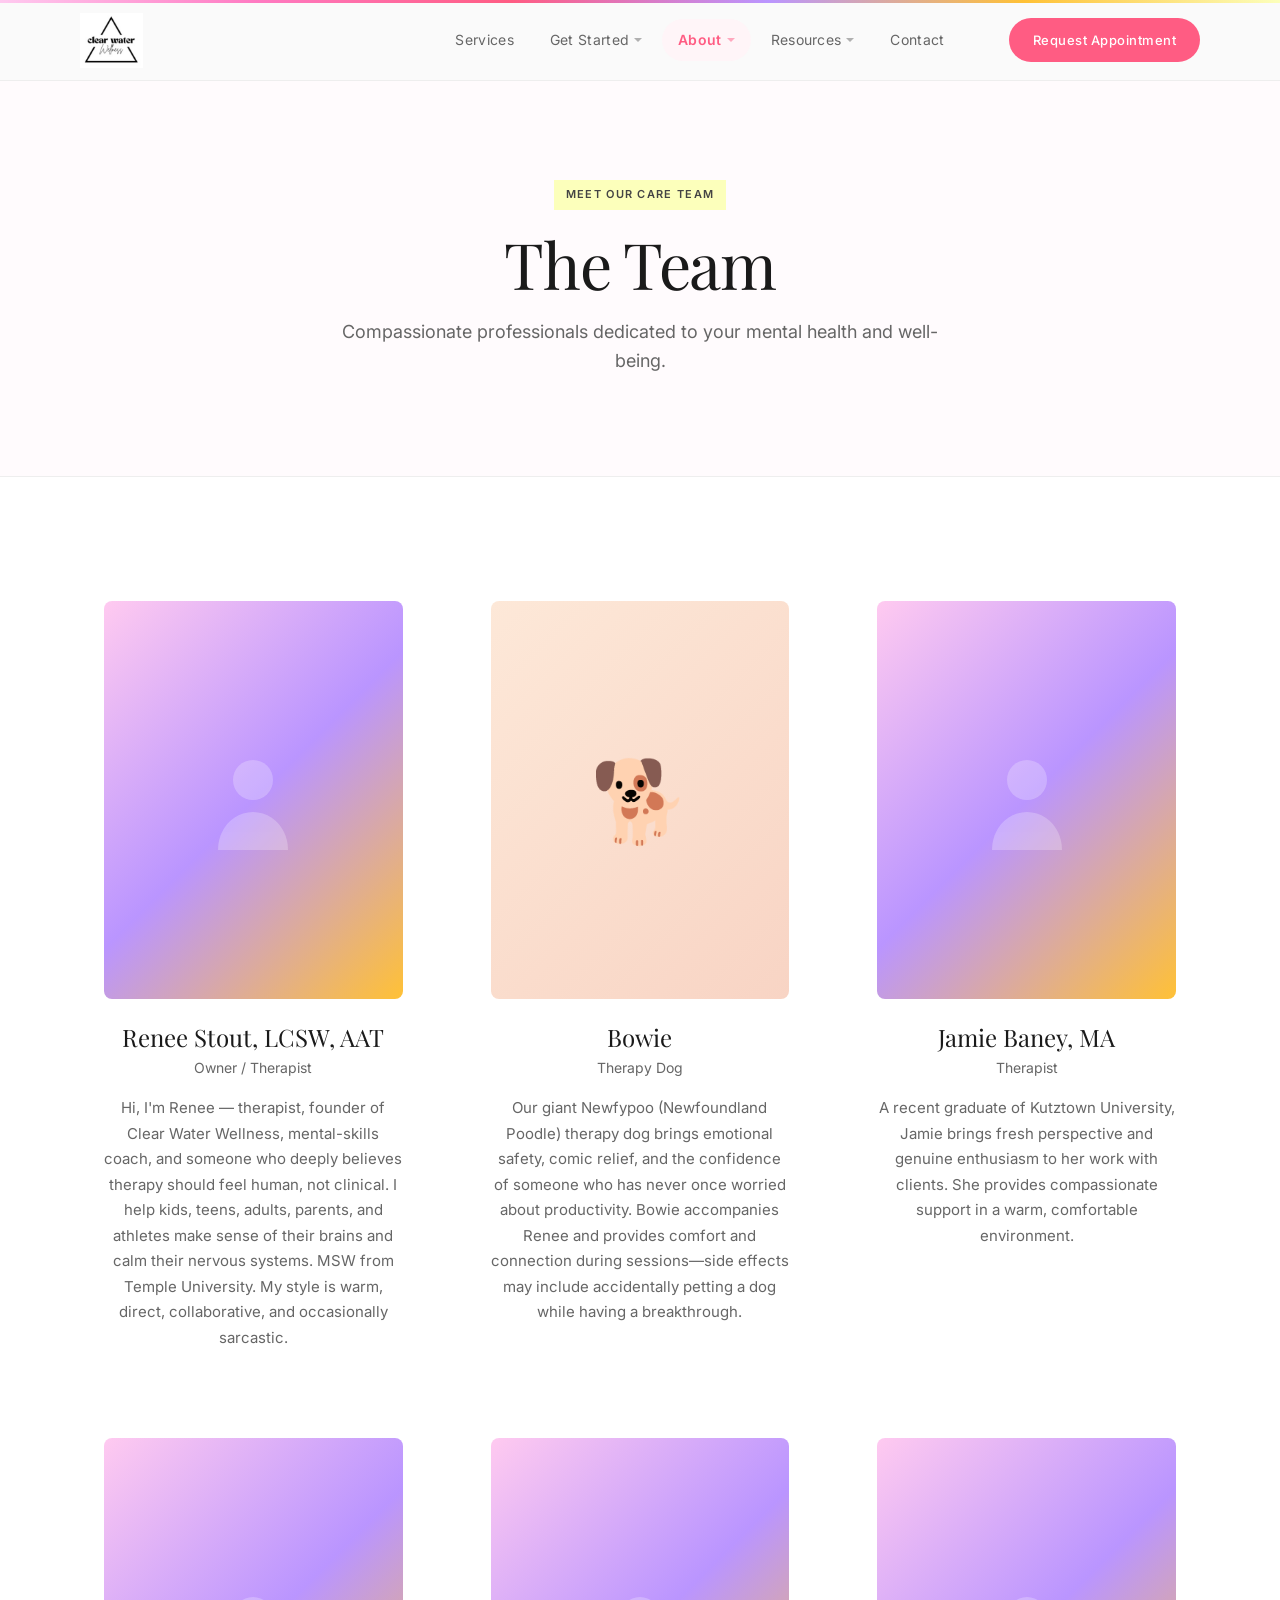
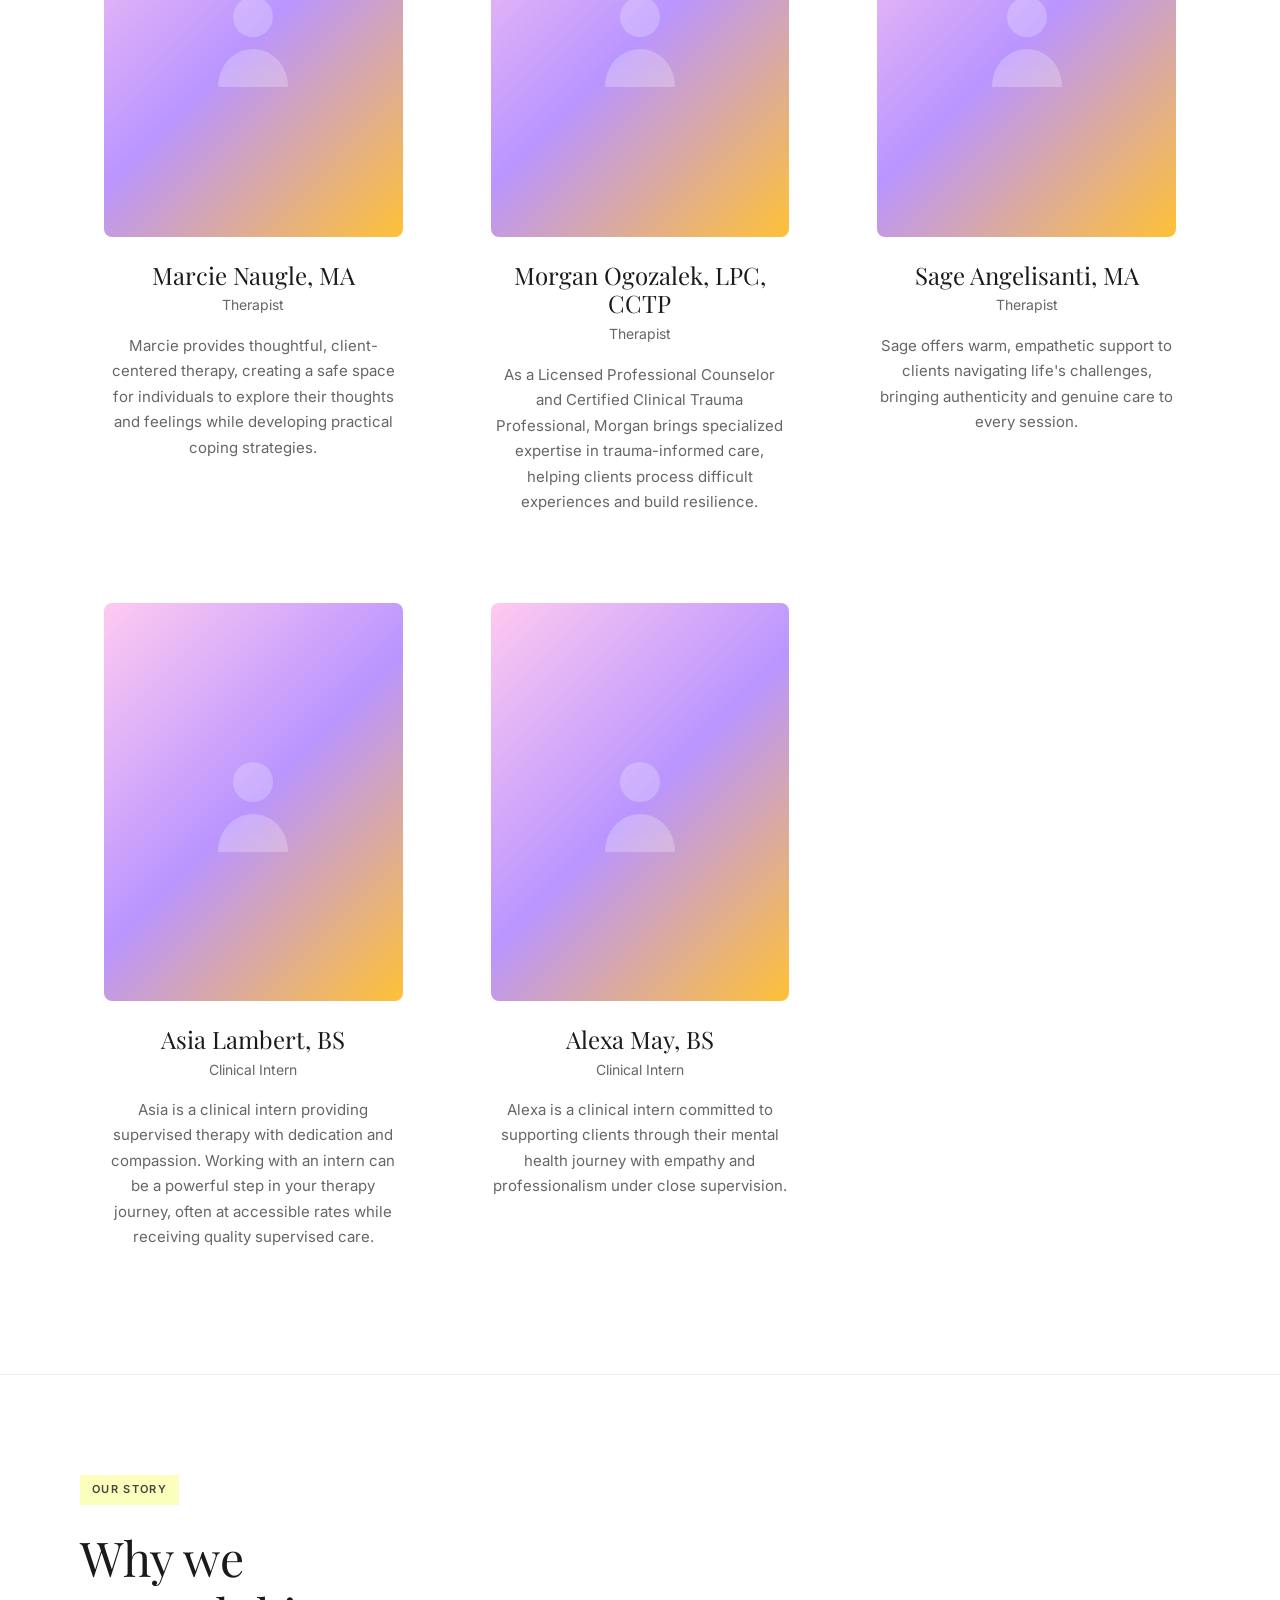
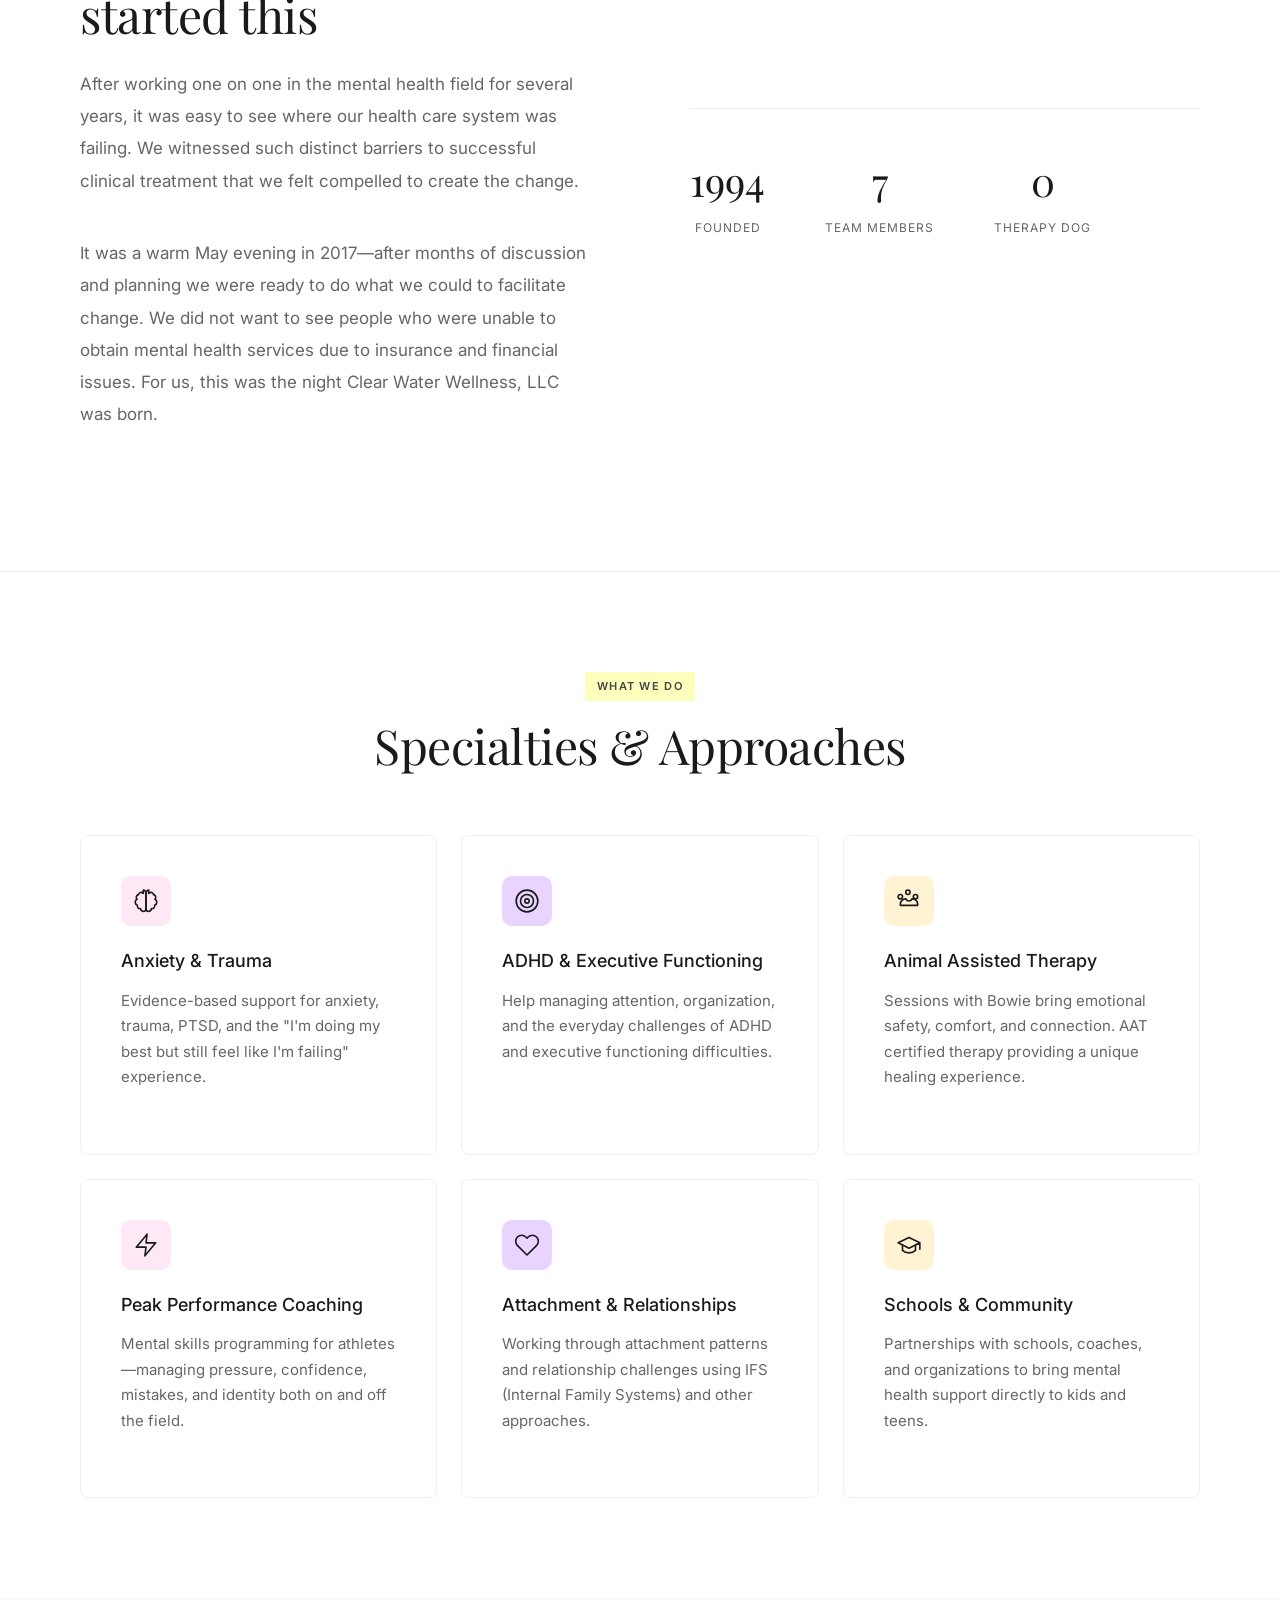
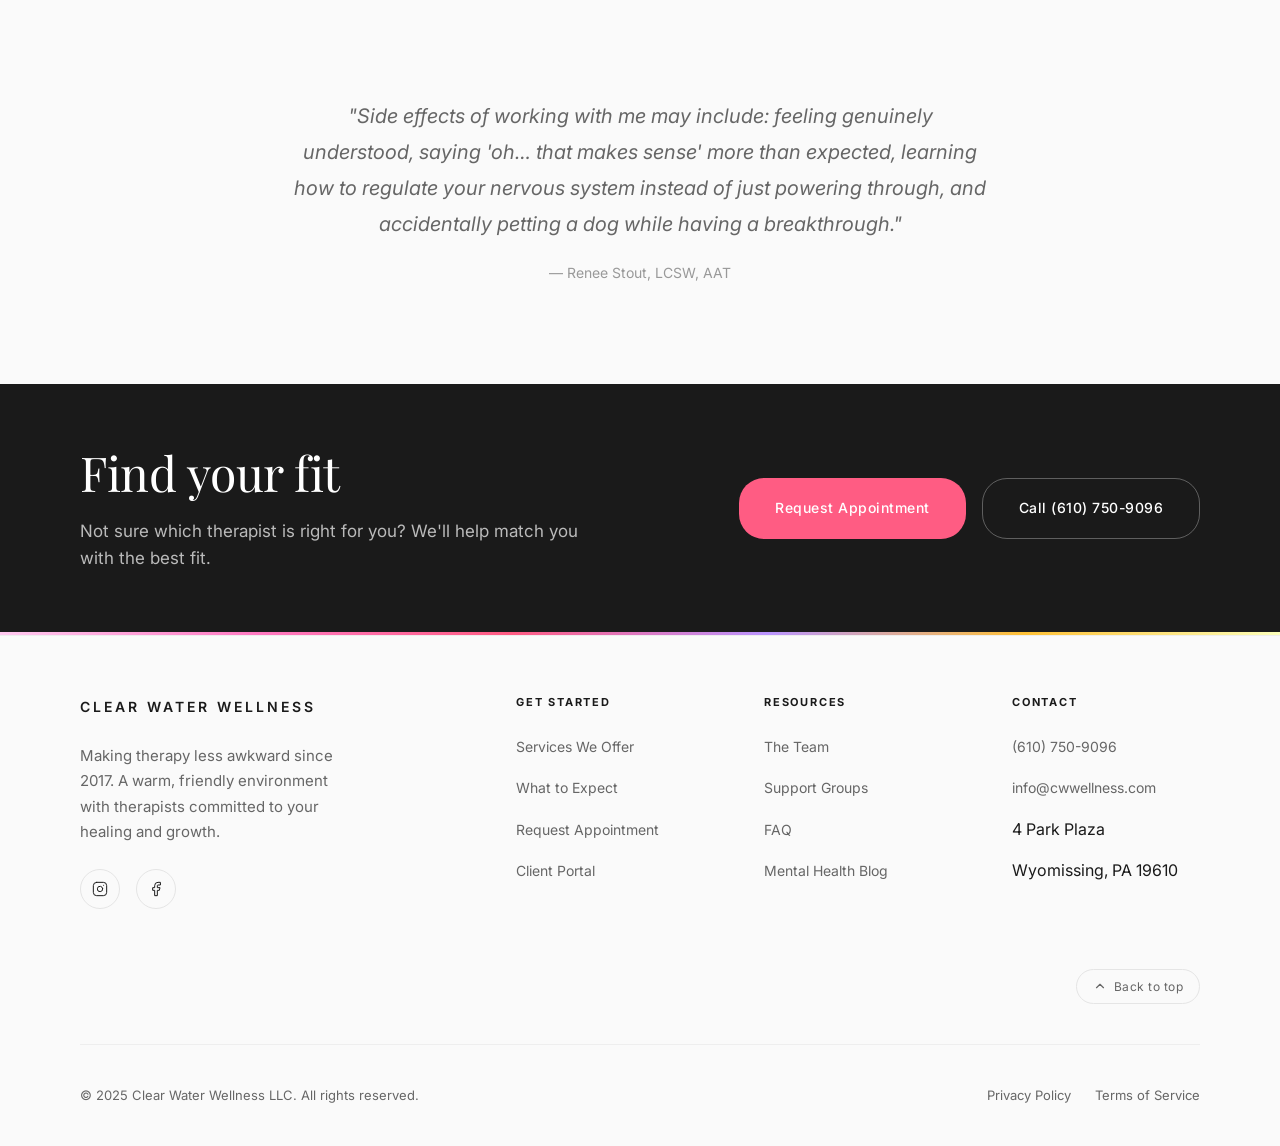
<file: team.html>
<!DOCTYPE html>
<html lang="en">
<head>
  <meta charset="UTF-8">
  <meta name="viewport" content="width=device-width, initial-scale=1.0">
  <meta name="description" content="Meet the team at Clear Water Wellness LLC, including licensed therapists and support staff dedicated to your mental health and well-being.">
  <!-- Open Graph -->
  <meta property="og:title" content="The Team | Clear Water Wellness LLC">
  <meta property="og:description" content="Meet our compassionate team of licensed therapists and Bowie the therapy dog at Clear Water Wellness LLC in Wyomissing, PA.">
  <meta property="og:type" content="website">
  <meta property="og:url" content="https://www.cwwellness.com/team.html">
  <meta property="og:image" content="https://www.cwwellness.com/images/logo.jpeg">
  <title>The Team | Clear Water Wellness LLC</title>
  
  <!-- Fonts -->
  <link rel="preconnect" href="https://fonts.googleapis.com">
  <link rel="preconnect" href="https://fonts.gstatic.com" crossorigin>
  <link href="https://fonts.googleapis.com/css2?family=Inter:wght@400;500;600&family=Playfair+Display:ital,wght@0,400;0,500;1,400&display=swap" rel="stylesheet">
  
  <!-- Styles -->
  <link rel="stylesheet" href="css/styles.css">
</head>
<body>
  <!-- Header -->
  <header class="header" id="header">
    <div class="container">
      <div class="header__inner">
        <a href="index.html" class="logo">
          <img src="images/logo.jpeg" alt="Clear Water Wellness" class="logo__image">
        </a>
        
        <nav class="nav" aria-label="Main navigation">
          <ul class="nav__list">
            <li class="nav__item">
              <a href="services.html" class="nav__link">Services</a>
            </li>
            <li class="nav__item">
              <a href="#" class="nav__link nav__link--dropdown">Get Started</a>
              <div class="nav__dropdown">
                <a href="what-to-expect.html" class="nav__dropdown-link">What to Expect</a>
                <a href="rates-insurance.html" class="nav__dropdown-link">Rates & Insurance</a>
                <a href="faq.html" class="nav__dropdown-link">FAQ</a>
              </div>
            </li>
            <li class="nav__item">
              <a href="#" class="nav__link nav__link--dropdown">About</a>
              <div class="nav__dropdown">
                <a href="team.html" class="nav__dropdown-link">The Team</a>
                <a href="support-groups.html" class="nav__dropdown-link">Support Groups</a>
              </div>
            </li>
            <li class="nav__item">
              <a href="#" class="nav__link nav__link--dropdown">Resources</a>
              <div class="nav__dropdown">
                <a href="blog.html" class="nav__dropdown-link">Blog</a>
                <a href="resources.html" class="nav__dropdown-link">Crisis Resources</a>
              </div>
            </li>
            <li class="nav__item">
              <a href="contact.html" class="nav__link">Contact</a>
            </li>
          </ul>
          <a href="contact.html" class="nav__cta">Request Appointment</a>
        </nav>
        
        <button class="nav__toggle" id="navToggle" aria-label="Toggle menu" aria-expanded="false">
          <span></span>
          <span></span>
          <span></span>
        </button>
      </div>
    </div>
  </header>

  <!-- Page Header -->
  <section class="page-header">
    <div class="container">
      <span class="page-header__tag">Meet Our Care Team</span>
      <h1 class="page-header__title">The Team</h1>
      <p class="page-header__text">Compassionate professionals dedicated to your mental health and well-being.</p>
    </div>
  </section>

  <!-- Team Grid -->
  <section class="section" style="background: white;">
    <div class="container">
      <div class="team-grid">
        
        <!-- Renee Stout -->
        <div class="team-card">
          <div class="team-card__image">
            <!-- Replace with: <img src="images/team-renee.jpg" alt="Renee Stout, LCSW" loading="lazy"> -->
            <svg class="team-card__image-silhouette" viewBox="0 0 80 100" fill="none" xmlns="http://www.w3.org/2000/svg" aria-hidden="true"><circle cx="40" cy="30" r="20" fill="rgba(255,255,255,0.35)"/><path d="M5 100c0-22 16-38 35-38s35 16 35 38" fill="rgba(255,255,255,0.35)"/></svg>
          </div>
          <h3 class="team-card__name">Renee Stout, LCSW, AAT</h3>
          <p class="team-card__role">Owner / Therapist</p>
          <p class="team-card__text">Hi, I'm Renee — therapist, founder of Clear Water Wellness, mental-skills coach, and someone who deeply believes therapy should feel human, not clinical. I help kids, teens, adults, parents, and athletes make sense of their brains and calm their nervous systems. MSW from Temple University. My style is warm, direct, collaborative, and occasionally sarcastic.</p>
        </div>
        
        <!-- Bowie -->
        <div class="team-card">
          <div class="team-card__image" style="background: linear-gradient(135deg, #fde8d8 0%, #f8d4c4 100%);">
            <span class="team-card__image-emoji">🐕</span>
          </div>
          <h3 class="team-card__name">Bowie</h3>
          <p class="team-card__role">Therapy Dog</p>
          <p class="team-card__text">Our giant Newfypoo (Newfoundland Poodle) therapy dog brings emotional safety, comic relief, and the confidence of someone who has never once worried about productivity. Bowie accompanies Renee and provides comfort and connection during sessions—side effects may include accidentally petting a dog while having a breakthrough.</p>
        </div>
        
        <!-- Jamie Baney -->
        <div class="team-card">
          <div class="team-card__image">
            <!-- Replace with: <img src="images/team-NAME.jpg" alt="Therapist name" loading="lazy"> -->
            <svg class="team-card__image-silhouette" viewBox="0 0 80 100" fill="none" xmlns="http://www.w3.org/2000/svg" aria-hidden="true"><circle cx="40" cy="30" r="20" fill="rgba(255,255,255,0.35)"/><path d="M5 100c0-22 16-38 35-38s35 16 35 38" fill="rgba(255,255,255,0.35)"/></svg>
          </div>
          <h3 class="team-card__name">Jamie Baney, MA</h3>
          <p class="team-card__role">Therapist</p>
          <p class="team-card__text">A recent graduate of Kutztown University, Jamie brings fresh perspective and genuine enthusiasm to her work with clients. She provides compassionate support in a warm, comfortable environment.</p>
        </div>
        
        <!-- Marcie Naugle -->
        <div class="team-card">
          <div class="team-card__image">
            <!-- Replace with: <img src="images/team-NAME.jpg" alt="Therapist name" loading="lazy"> -->
            <svg class="team-card__image-silhouette" viewBox="0 0 80 100" fill="none" xmlns="http://www.w3.org/2000/svg" aria-hidden="true"><circle cx="40" cy="30" r="20" fill="rgba(255,255,255,0.35)"/><path d="M5 100c0-22 16-38 35-38s35 16 35 38" fill="rgba(255,255,255,0.35)"/></svg>
          </div>
          <h3 class="team-card__name">Marcie Naugle, MA</h3>
          <p class="team-card__role">Therapist</p>
          <p class="team-card__text">Marcie provides thoughtful, client-centered therapy, creating a safe space for individuals to explore their thoughts and feelings while developing practical coping strategies.</p>
        </div>
        
        <!-- Morgan Ogozalek -->
        <div class="team-card">
          <div class="team-card__image">
            <!-- Replace with: <img src="images/team-NAME.jpg" alt="Therapist name" loading="lazy"> -->
            <svg class="team-card__image-silhouette" viewBox="0 0 80 100" fill="none" xmlns="http://www.w3.org/2000/svg" aria-hidden="true"><circle cx="40" cy="30" r="20" fill="rgba(255,255,255,0.35)"/><path d="M5 100c0-22 16-38 35-38s35 16 35 38" fill="rgba(255,255,255,0.35)"/></svg>
          </div>
          <h3 class="team-card__name">Morgan Ogozalek, LPC, CCTP</h3>
          <p class="team-card__role">Therapist</p>
          <p class="team-card__text">As a Licensed Professional Counselor and Certified Clinical Trauma Professional, Morgan brings specialized expertise in trauma-informed care, helping clients process difficult experiences and build resilience.</p>
        </div>
        
        <!-- Sage Angelisanti -->
        <div class="team-card">
          <div class="team-card__image">
            <!-- Replace with: <img src="images/team-NAME.jpg" alt="Therapist name" loading="lazy"> -->
            <svg class="team-card__image-silhouette" viewBox="0 0 80 100" fill="none" xmlns="http://www.w3.org/2000/svg" aria-hidden="true"><circle cx="40" cy="30" r="20" fill="rgba(255,255,255,0.35)"/><path d="M5 100c0-22 16-38 35-38s35 16 35 38" fill="rgba(255,255,255,0.35)"/></svg>
          </div>
          <h3 class="team-card__name">Sage Angelisanti, MA</h3>
          <p class="team-card__role">Therapist</p>
          <p class="team-card__text">Sage offers warm, empathetic support to clients navigating life's challenges, bringing authenticity and genuine care to every session.</p>
        </div>
        
        <!-- Asia Lambert -->
        <div class="team-card">
          <div class="team-card__image">
            <!-- Replace with: <img src="images/team-NAME.jpg" alt="Therapist name" loading="lazy"> -->
            <svg class="team-card__image-silhouette" viewBox="0 0 80 100" fill="none" xmlns="http://www.w3.org/2000/svg" aria-hidden="true"><circle cx="40" cy="30" r="20" fill="rgba(255,255,255,0.35)"/><path d="M5 100c0-22 16-38 35-38s35 16 35 38" fill="rgba(255,255,255,0.35)"/></svg>
          </div>
          <h3 class="team-card__name">Asia Lambert, BS</h3>
          <p class="team-card__role">Clinical Intern</p>
          <p class="team-card__text">Asia is a clinical intern providing supervised therapy with dedication and compassion. Working with an intern can be a powerful step in your therapy journey, often at accessible rates while receiving quality supervised care.</p>
        </div>
        
        <!-- Alexa May -->
        <div class="team-card">
          <div class="team-card__image">
            <!-- Replace with: <img src="images/team-NAME.jpg" alt="Therapist name" loading="lazy"> -->
            <svg class="team-card__image-silhouette" viewBox="0 0 80 100" fill="none" xmlns="http://www.w3.org/2000/svg" aria-hidden="true"><circle cx="40" cy="30" r="20" fill="rgba(255,255,255,0.35)"/><path d="M5 100c0-22 16-38 35-38s35 16 35 38" fill="rgba(255,255,255,0.35)"/></svg>
          </div>
          <h3 class="team-card__name">Alexa May, BS</h3>
          <p class="team-card__role">Clinical Intern</p>
          <p class="team-card__text">Alexa is a clinical intern committed to supporting clients through their mental health journey with empathy and professionalism under close supervision.</p>
        </div>
        
      </div>
    </div>
  </section>

  <!-- Our Story -->
  <section class="intro section">
    <div class="container">
      <div class="intro__inner">
        <div class="intro__content">
          <span class="intro__tag">Our Story</span>
          <h2 class="intro__title">Why we<br>started this</h2>
          <p class="intro__text">After working one on one in the mental health field for several years, it was easy to see where our health care system was failing. We witnessed such distinct barriers to successful clinical treatment that we felt compelled to create the change.</p>
          <p class="intro__text">It was a warm May evening in 2017—after months of discussion and planning we were ready to do what we could to facilitate change. We did not want to see people who were unable to obtain mental health services due to insurance and financial issues. For us, this was the night Clear Water Wellness, LLC was born.</p>
        </div>
        <div class="intro__stats">
          <div class="stat">
            <div class="stat__number">2017</div>
            <div class="stat__label">Founded</div>
          </div>
          <div class="stat">
            <div class="stat__number">8</div>
            <div class="stat__label">Team Members</div>
          </div>
          <div class="stat">
            <div class="stat__number">1</div>
            <div class="stat__label">Therapy Dog</div>
          </div>
        </div>
      </div>
    </div>
  </section>

  <!-- Renee's Specialties -->
  <section class="services section" style="background: white;">
    <div class="container">
      <div class="services__header">
        <span class="services__tag">What We Do</span>
        <h2 class="services__title">Specialties & Approaches</h2>
      </div>
      
      <div class="services__grid">
        <div class="service-card">
          <div class="service-card__icon"><svg viewBox="0 0 24 24" fill="none" stroke="currentColor" stroke-width="1.5" stroke-linecap="round" stroke-linejoin="round" aria-hidden="true"><path d="M9.5 2A2.5 2.5 0 0 1 12 4.5v15a2.5 2.5 0 0 1-4.96-.46 2.5 2.5 0 0 1-2.96-3.08 3 3 0 0 1-.34-5.58 2.5 2.5 0 0 1 1.32-4.24 2.5 2.5 0 0 1 4.44-1.14z"/><path d="M14.5 2A2.5 2.5 0 0 0 12 4.5v15a2.5 2.5 0 0 0 4.96-.46 2.5 2.5 0 0 0 2.96-3.08 3 3 0 0 0 .34-5.58 2.5 2.5 0 0 0-1.32-4.24 2.5 2.5 0 0 0-4.44-1.14z"/></svg></div>
          <h3 class="service-card__title">Anxiety & Trauma</h3>
          <p class="service-card__text">Evidence-based support for anxiety, trauma, PTSD, and the "I'm doing my best but still feel like I'm failing" experience.</p>
        </div>
        
        <div class="service-card">
          <div class="service-card__icon"><svg viewBox="0 0 24 24" fill="none" stroke="currentColor" stroke-width="1.5" stroke-linecap="round" stroke-linejoin="round" aria-hidden="true"><circle cx="12" cy="12" r="10"/><circle cx="12" cy="12" r="6"/><circle cx="12" cy="12" r="2"/></svg></div>
          <h3 class="service-card__title">ADHD & Executive Functioning</h3>
          <p class="service-card__text">Help managing attention, organization, and the everyday challenges of ADHD and executive functioning difficulties.</p>
        </div>
        
        <div class="service-card">
          <div class="service-card__icon"><svg viewBox="0 0 24 24" fill="none" stroke="currentColor" stroke-width="1.5" stroke-linecap="round" stroke-linejoin="round" aria-hidden="true"><circle cx="11" cy="4" r="2"/><circle cx="18" cy="8" r="2"/><circle cx="4" cy="8" r="2"/><path d="M9 10a5 5 0 0 0-5 5v1h16v-1a5 5 0 0 0-5-5"/><path d="M9 10c.56 1.15 1.62 2 2.94 2 1.3 0 2.38-.85 2.94-2"/></svg></div>
          <h3 class="service-card__title">Animal Assisted Therapy</h3>
          <p class="service-card__text">Sessions with Bowie bring emotional safety, comfort, and connection. AAT certified therapy providing a unique healing experience.</p>
        </div>
        
        <div class="service-card">
          <div class="service-card__icon"><svg viewBox="0 0 24 24" fill="none" stroke="currentColor" stroke-width="1.5" stroke-linecap="round" stroke-linejoin="round" aria-hidden="true"><polygon points="13 2 3 14 12 14 11 22 21 10 12 10 13 2"/></svg></div>
          <h3 class="service-card__title">Peak Performance Coaching</h3>
          <p class="service-card__text">Mental skills programming for athletes—managing pressure, confidence, mistakes, and identity both on and off the field.</p>
        </div>
        
        <div class="service-card">
          <div class="service-card__icon"><svg viewBox="0 0 24 24" fill="none" stroke="currentColor" stroke-width="1.5" stroke-linecap="round" stroke-linejoin="round" aria-hidden="true"><path d="M20.84 4.61a5.5 5.5 0 0 0-7.78 0L12 5.67l-1.06-1.06a5.5 5.5 0 0 0-7.78 7.78l1.06 1.06L12 21.23l7.78-7.78 1.06-1.06a5.5 5.5 0 0 0 0-7.78z"/></svg></div>
          <h3 class="service-card__title">Attachment & Relationships</h3>
          <p class="service-card__text">Working through attachment patterns and relationship challenges using IFS (Internal Family Systems) and other approaches.</p>
        </div>
        
        <div class="service-card">
          <div class="service-card__icon"><svg viewBox="0 0 24 24" fill="none" stroke="currentColor" stroke-width="1.5" stroke-linecap="round" stroke-linejoin="round" aria-hidden="true"><path d="M22 10v6M2 10l10-5 10 5-10 5z"/><path d="M6 12v5c3 3 9 3 12 0v-5"/></svg></div>
          <h3 class="service-card__title">Schools & Community</h3>
          <p class="service-card__text">Partnerships with schools, coaches, and organizations to bring mental health support directly to kids and teens.</p>
        </div>
      </div>
    </div>
  </section>

  <!-- Quote -->
  <section class="section">
    <div class="container">
      <div style="max-width: 700px; margin: 0 auto; text-align: center;">
        <p style="font-size: 20px; font-style: italic; line-height: 1.8; color: #666; margin-bottom: 20px;">
          "Side effects of working with me may include: feeling genuinely understood, saying 'oh… that makes sense' more than expected, learning how to regulate your nervous system instead of just powering through, and accidentally petting a dog while having a breakthrough."
        </p>
        <p style="color: #999; font-size: 14px;">— Renee Stout, LCSW, AAT</p>
      </div>
    </div>
  </section>

  <!-- CTA Section -->
  <section class="cta section--sm">
    <div class="container">
      <div class="cta__inner">
        <div class="cta__content">
          <h2 class="cta__title">Find your fit</h2>
          <p class="cta__text">Not sure which therapist is right for you? We'll help match you with the best fit.</p>
        </div>
        <div class="cta__buttons">
          <a href="contact.html" class="btn btn--primary">Request Appointment</a>
          <a href="tel:6107509096" class="btn btn--outline">Call (610) 750-9096</a>
        </div>
      </div>
    </div>
  </section>

  <!-- Rainbow Accent Bar -->
  <div class="rainbow-bar"></div>

  <!-- Footer -->
  <footer class="footer">
    <div class="container">
      <div class="footer__inner">
        <div class="footer__brand">
          <div class="footer__logo">Clear Water Wellness</div>
          <p class="footer__desc">Making therapy less awkward since 2017. A warm, friendly environment with therapists committed to your healing and growth.</p>
          <div class="footer__social">
            <a href="https://www.instagram.com/clearwaterwellness/" target="_blank" rel="noopener" aria-label="Instagram"><svg viewBox="0 0 24 24" fill="none" stroke="currentColor" stroke-width="1.5" stroke-linecap="round" stroke-linejoin="round" aria-hidden="true"><rect x="2" y="2" width="20" height="20" rx="5"/><path d="M16 11.37A4 4 0 1 1 12.63 8 4 4 0 0 1 16 11.37z"/><line x1="17.5" y1="6.5" x2="17.51" y2="6.5"/></svg></a>
            <a href="https://www.facebook.com/clearwaterwellnessllc" target="_blank" rel="noopener" aria-label="Facebook"><svg viewBox="0 0 24 24" fill="none" stroke="currentColor" stroke-width="1.5" stroke-linecap="round" stroke-linejoin="round" aria-hidden="true"><path d="M18 2h-3a5 5 0 0 0-5 5v3H7v4h3v8h4v-8h3l1-4h-4V7a1 1 0 0 1 1-1h3z"/></svg></a>
          </div>
        </div>
        
        <div class="footer__col">
          <h4>Get Started</h4>
          <ul class="footer__links">
            <li><a href="services.html">Services We Offer</a></li>
            <li><a href="what-to-expect.html">What to Expect</a></li>
            <li><a href="contact.html">Request Appointment</a></li>
            <li><a href="#">Client Portal</a></li>
          </ul>
        </div>
        
        <div class="footer__col">
          <h4>Resources</h4>
          <ul class="footer__links">
            <li><a href="team.html">The Team</a></li>
            <li><a href="support-groups.html">Support Groups</a></li>
            <li><a href="faq.html">FAQ</a></li>
            <li><a href="blog.html">Mental Health Blog</a></li>
          </ul>
        </div>
        
        <div class="footer__col">
          <h4>Contact</h4>
          <ul class="footer__links">
            <li><a href="tel:6107509096">(610) 750-9096</a></li>
            <li><a href="mailto:info@cwwellness.com">info@cwwellness.com</a></li>
            <li>4 Park Plaza</li>
            <li>Wyomissing, PA 19610</li>
          </ul>
        </div>
      </div>
      
      <div class="footer__back-top">
        <button class="back-to-top" aria-label="Scroll back to top">
          <svg viewBox="0 0 24 24" fill="none" stroke="currentColor" stroke-width="2" stroke-linecap="round" stroke-linejoin="round" aria-hidden="true"><polyline points="18 15 12 9 6 15"/></svg>
          Back to top
        </button>
      </div>
      <div class="footer__bottom">
        <p class="footer__copy">&copy; 2025 Clear Water Wellness LLC. All rights reserved.</p>
        <div class="footer__legal">
          <a href="#">Privacy Policy</a>
          <a href="#">Terms of Service</a>
        </div>
      </div>
    </div>
  </footer>

  <script src="js/main.js"></script>
</body>
</html>
</file>
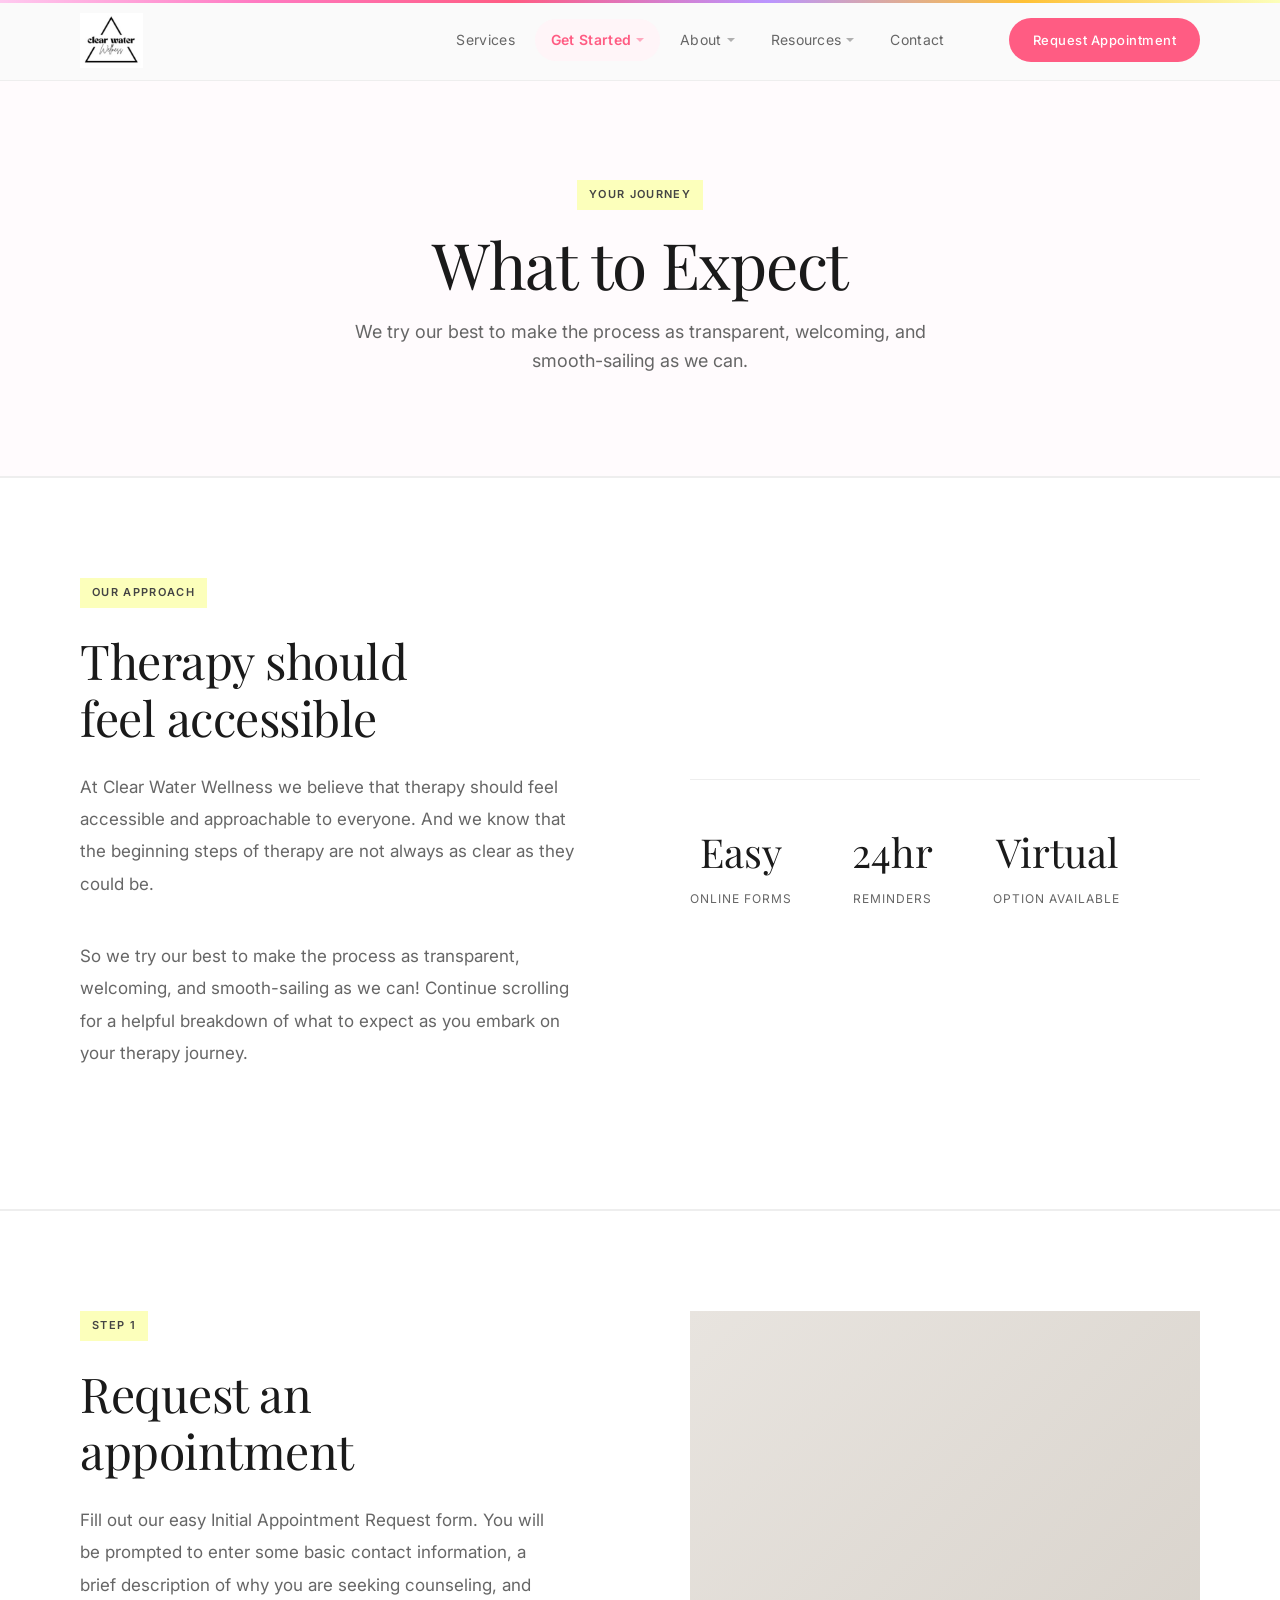
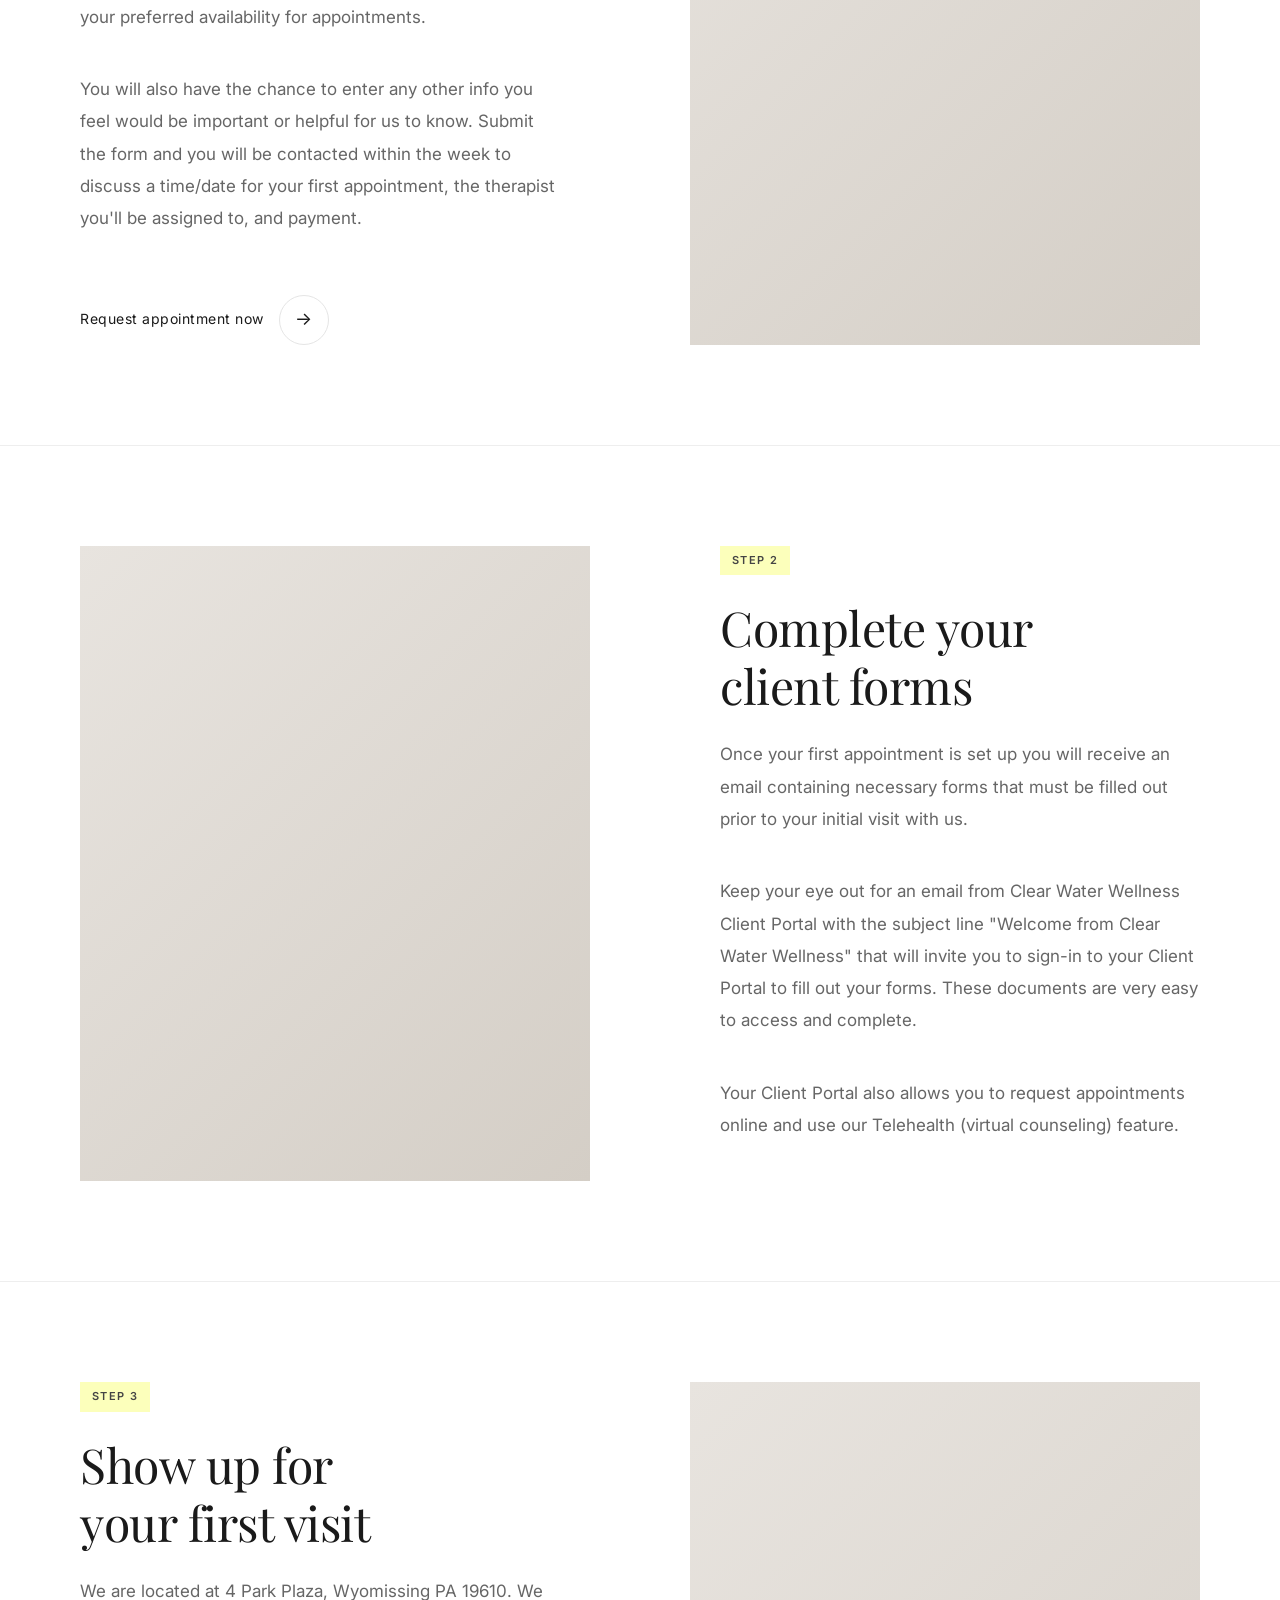
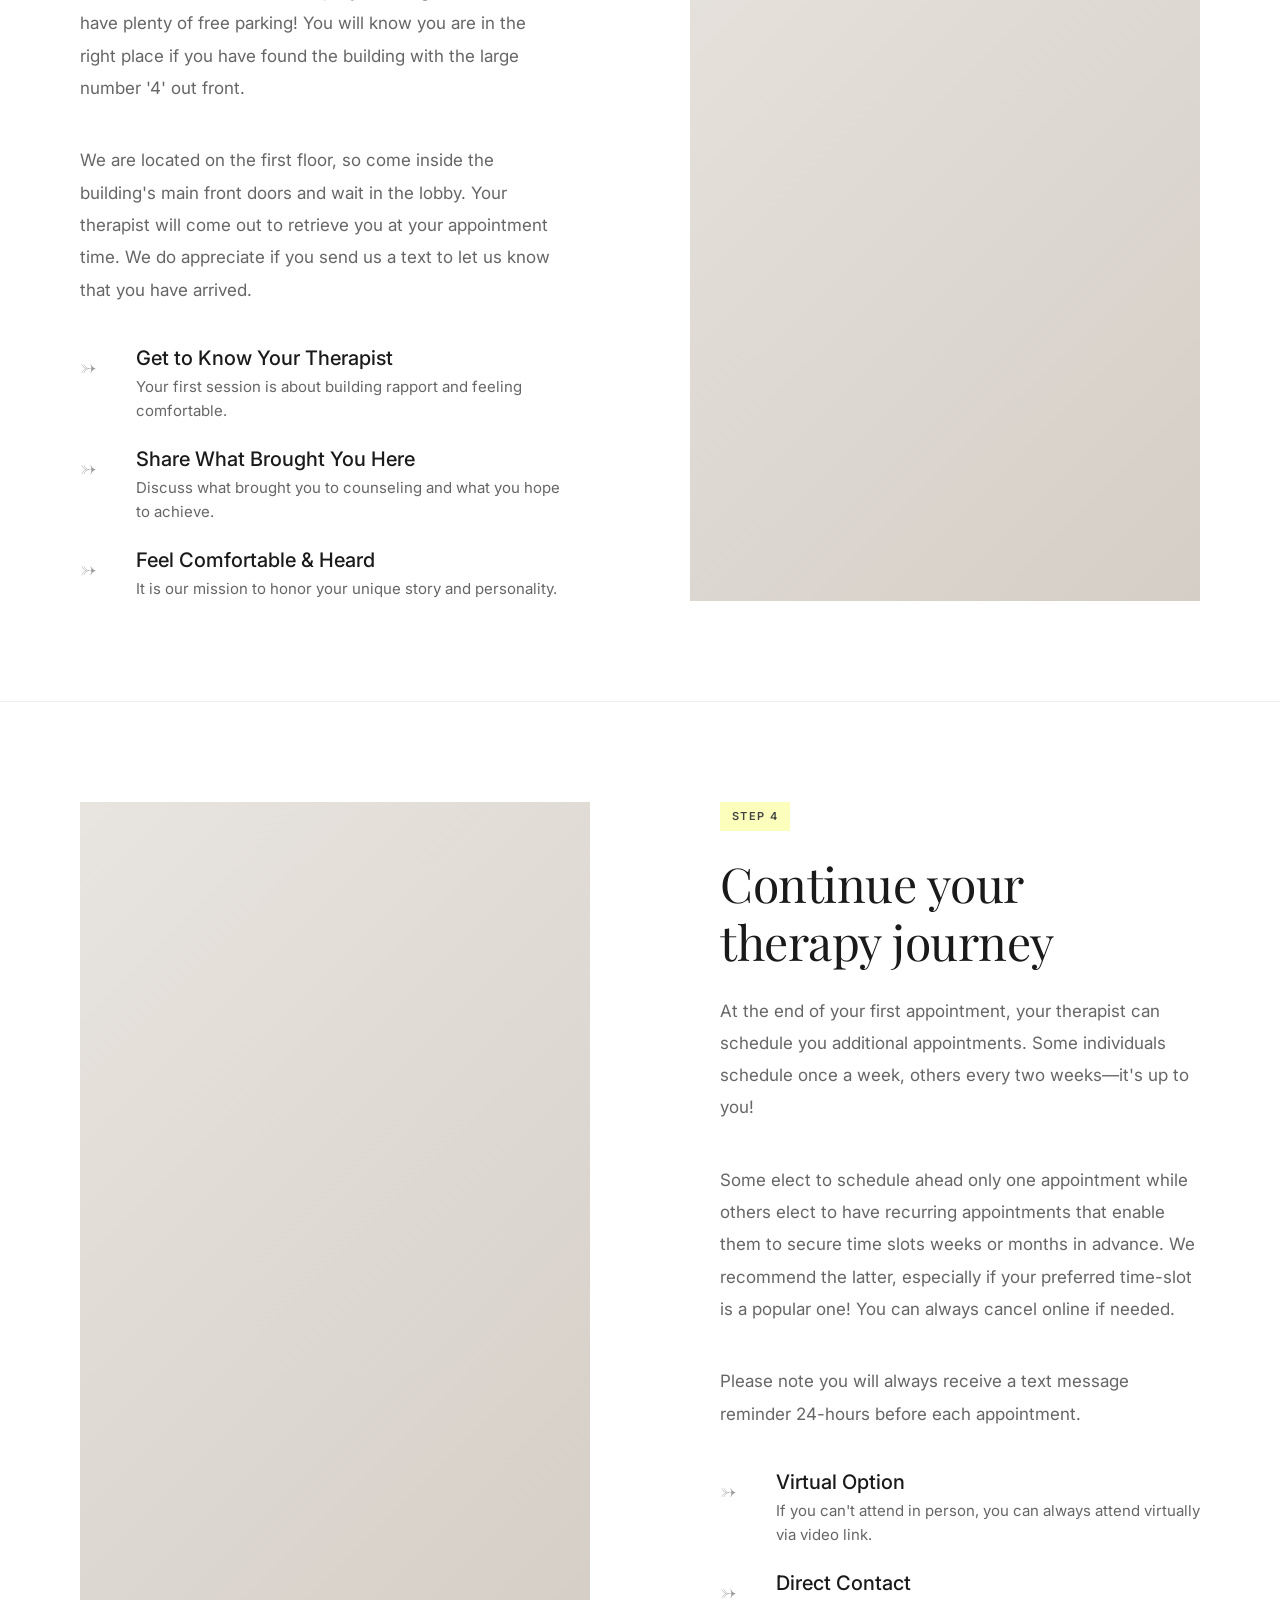
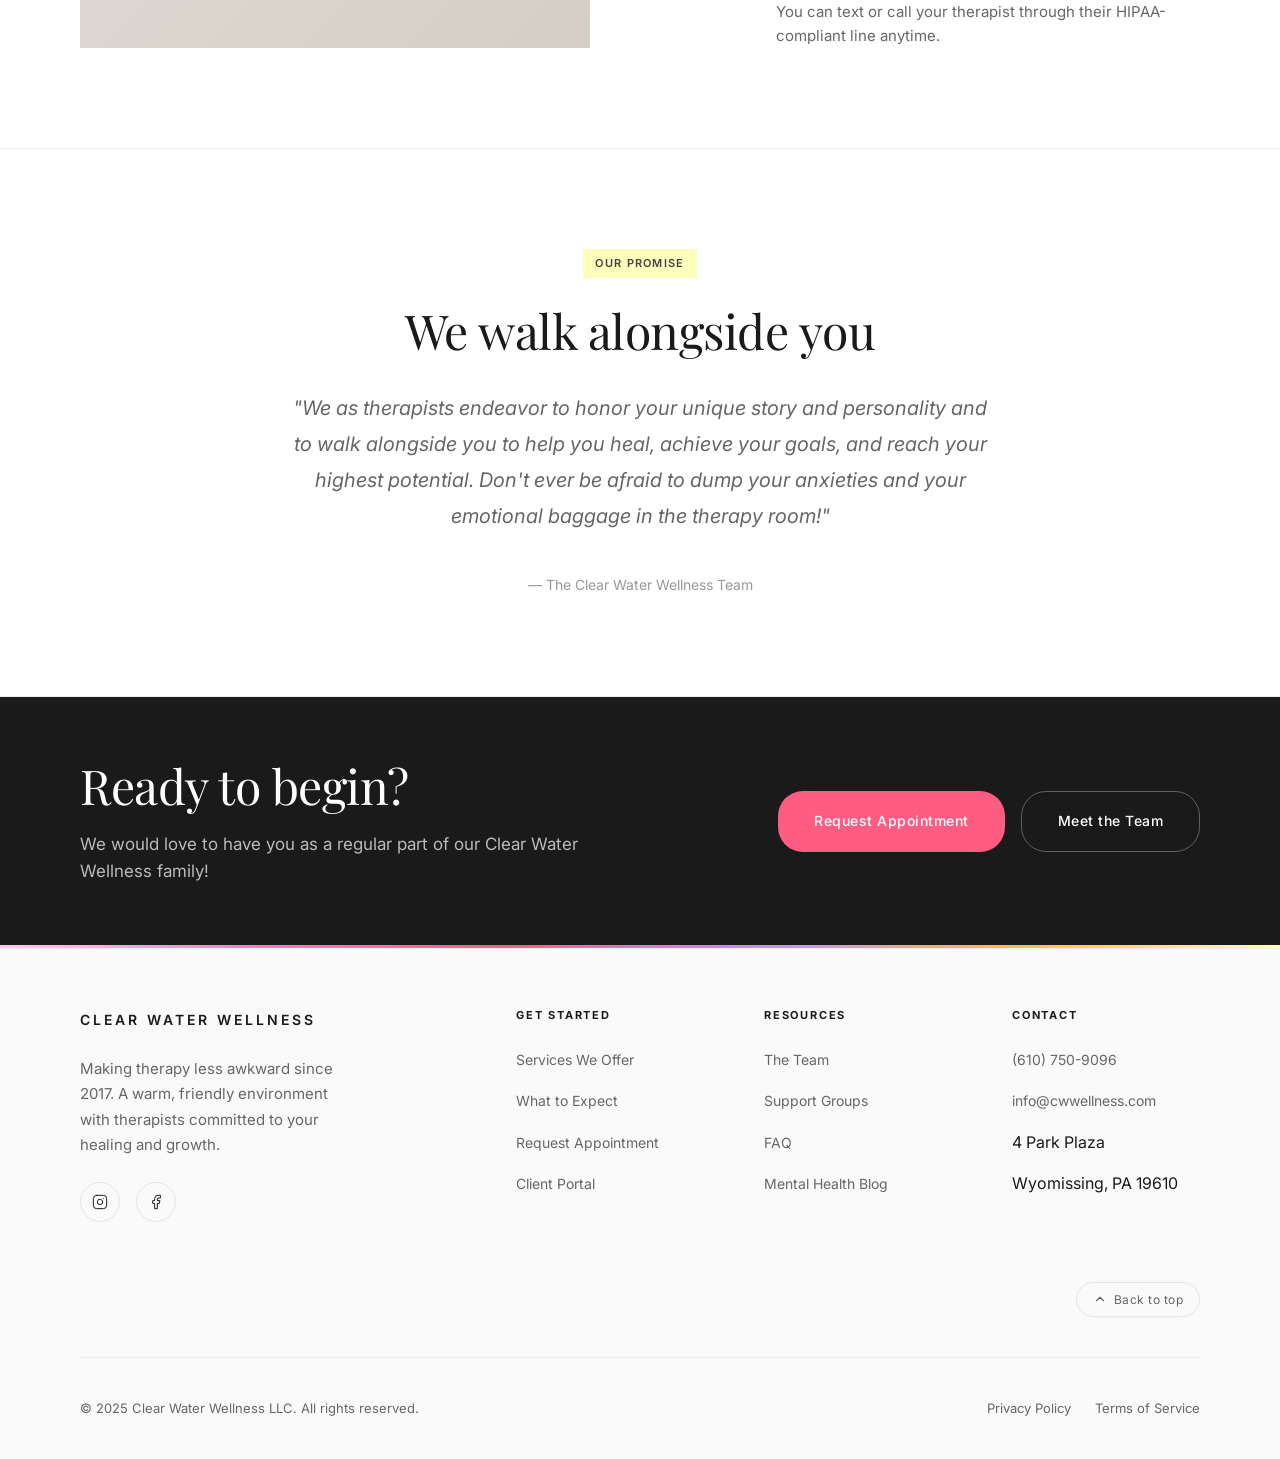
<file: what-to-expect.html>
<!DOCTYPE html>
<html lang="en">
<head>
  <meta charset="UTF-8">
  <meta name="viewport" content="width=device-width, initial-scale=1.0">
  <meta name="description" content="Learn what to expect when starting therapy at Clear Water Wellness. From your first appointment request to ongoing sessions, we make the process easy.">
  <!-- Open Graph -->
  <meta property="og:title" content="What to Expect | Clear Water Wellness LLC">
  <meta property="og:description" content="Step-by-step guide to starting therapy at Clear Water Wellness LLC — from your first appointment request to your ongoing sessions.">
  <meta property="og:type" content="website">
  <meta property="og:url" content="https://www.cwwellness.com/what-to-expect.html">
  <meta property="og:image" content="https://www.cwwellness.com/images/logo.jpeg">
  <title>What to Expect | Clear Water Wellness LLC</title>
  
  <!-- Fonts -->
  <link rel="preconnect" href="https://fonts.googleapis.com">
  <link rel="preconnect" href="https://fonts.gstatic.com" crossorigin>
  <link href="https://fonts.googleapis.com/css2?family=Inter:wght@400;500;600&family=Playfair+Display:ital,wght@0,400;0,500;1,400&display=swap" rel="stylesheet">
  
  <!-- Styles -->
  <link rel="stylesheet" href="css/styles.css">
</head>
<body>
  <!-- Header -->
  <header class="header" id="header">
    <div class="container">
      <div class="header__inner">
        <a href="index.html" class="logo">
          <img src="images/logo.jpeg" alt="Clear Water Wellness" class="logo__image">
        </a>
        
        <nav class="nav" aria-label="Main navigation">
          <ul class="nav__list">
            <li class="nav__item">
              <a href="services.html" class="nav__link">Services</a>
            </li>
            <li class="nav__item">
              <a href="#" class="nav__link nav__link--dropdown">Get Started</a>
              <div class="nav__dropdown">
                <a href="what-to-expect.html" class="nav__dropdown-link">What to Expect</a>
                <a href="rates-insurance.html" class="nav__dropdown-link">Rates & Insurance</a>
                <a href="faq.html" class="nav__dropdown-link">FAQ</a>
              </div>
            </li>
            <li class="nav__item">
              <a href="#" class="nav__link nav__link--dropdown">About</a>
              <div class="nav__dropdown">
                <a href="team.html" class="nav__dropdown-link">The Team</a>
                <a href="support-groups.html" class="nav__dropdown-link">Support Groups</a>
              </div>
            </li>
            <li class="nav__item">
              <a href="#" class="nav__link nav__link--dropdown">Resources</a>
              <div class="nav__dropdown">
                <a href="blog.html" class="nav__dropdown-link">Blog</a>
                <a href="resources.html" class="nav__dropdown-link">Crisis Resources</a>
              </div>
            </li>
            <li class="nav__item">
              <a href="contact.html" class="nav__link">Contact</a>
            </li>
          </ul>
          <a href="contact.html" class="nav__cta">Request Appointment</a>
        </nav>
        
        <button class="nav__toggle" id="navToggle" aria-label="Toggle menu" aria-expanded="false">
          <span></span>
          <span></span>
          <span></span>
        </button>
      </div>
    </div>
  </header>

  <!-- Page Header -->
  <section class="page-header">
    <div class="container">
      <span class="page-header__tag">Your Journey</span>
      <h1 class="page-header__title">What to Expect</h1>
      <p class="page-header__text">We try our best to make the process as transparent, welcoming, and smooth-sailing as we can.</p>
    </div>
  </section>

  <!-- Intro -->
  <section class="intro section">
    <div class="container">
      <div class="intro__inner">
        <div class="intro__content">
          <span class="intro__tag">Our Approach</span>
          <h2 class="intro__title">Therapy should<br>feel accessible</h2>
          <p class="intro__text">At Clear Water Wellness we believe that therapy should feel accessible and approachable to everyone. And we know that the beginning steps of therapy are not always as clear as they could be.</p>
          <p class="intro__text">So we try our best to make the process as transparent, welcoming, and smooth-sailing as we can! Continue scrolling for a helpful breakdown of what to expect as you embark on your therapy journey.</p>
        </div>
        <div class="intro__stats">
          <div class="stat">
            <div class="stat__number">Easy</div>
            <div class="stat__label">Online Forms</div>
          </div>
          <div class="stat">
            <div class="stat__number">24hr</div>
            <div class="stat__label">Reminders</div>
          </div>
          <div class="stat">
            <div class="stat__number">Virtual</div>
            <div class="stat__label">Option Available</div>
          </div>
        </div>
      </div>
    </div>
  </section>

  <!-- Step 1 -->
  <section class="approach section" style="background: white;">
    <div class="container">
      <div class="approach__inner">
        <div class="approach__content">
          <span class="approach__tag">Step 1</span>
          <h2 class="approach__title">Request an<br>appointment</h2>
          <p class="approach__text">Fill out our easy Initial Appointment Request form. You will be prompted to enter some basic contact information, a brief description of why you are seeking counseling, and your preferred availability for appointments.</p>
          <p class="approach__text">You will also have the chance to enter any other info you feel would be important or helpful for us to know. Submit the form and you will be contacted within the week to discuss a time/date for your first appointment, the therapist you'll be assigned to, and payment.</p>
          <a href="contact.html" class="hero__cta" style="margin-top: 20px;">
            <span>Request appointment now</span>
            <span class="hero__cta-arrow">→</span>
          </a>
        </div>
        <div class="approach__image"></div>
      </div>
    </div>
  </section>

  <!-- Step 2 -->
  <section class="approach section">
    <div class="container">
      <div class="approach__inner" style="direction: rtl;">
        <div class="approach__content" style="direction: ltr;">
          <span class="approach__tag">Step 2</span>
          <h2 class="approach__title">Complete your<br>client forms</h2>
          <p class="approach__text">Once your first appointment is set up you will receive an email containing necessary forms that must be filled out prior to your initial visit with us.</p>
          <p class="approach__text">Keep your eye out for an email from Clear Water Wellness Client Portal with the subject line "Welcome from Clear Water Wellness" that will invite you to sign-in to your Client Portal to fill out your forms. These documents are very easy to access and complete.</p>
          <p class="approach__text">Your Client Portal also allows you to request appointments online and use our Telehealth (virtual counseling) feature.</p>
        </div>
        <div class="approach__image" style="direction: ltr;"></div>
      </div>
    </div>
  </section>

  <!-- Step 3 -->
  <section class="approach section" style="background: white;">
    <div class="container">
      <div class="approach__inner">
        <div class="approach__content">
          <span class="approach__tag">Step 3</span>
          <h2 class="approach__title">Show up for<br>your first visit</h2>
          <p class="approach__text">We are located at 4 Park Plaza, Wyomissing PA 19610. We have plenty of free parking! You will know you are in the right place if you have found the building with the large number '4' out front.</p>
          <p class="approach__text">We are located on the first floor, so come inside the building's main front doors and wait in the lobby. Your therapist will come out to retrieve you at your appointment time. We do appreciate if you send us a text to let us know that you have arrived.</p>
          
          <div class="approach__list" style="margin-top: 30px;">
            <div class="approach__item">
              <span class="approach__item-number">→</span>
              <div class="approach__item-content">
                <h4>Get to Know Your Therapist</h4>
                <p>Your first session is about building rapport and feeling comfortable.</p>
              </div>
            </div>
            <div class="approach__item">
              <span class="approach__item-number">→</span>
              <div class="approach__item-content">
                <h4>Share What Brought You Here</h4>
                <p>Discuss what brought you to counseling and what you hope to achieve.</p>
              </div>
            </div>
            <div class="approach__item">
              <span class="approach__item-number">→</span>
              <div class="approach__item-content">
                <h4>Feel Comfortable & Heard</h4>
                <p>It is our mission to honor your unique story and personality.</p>
              </div>
            </div>
          </div>
        </div>
        <div class="approach__image"></div>
      </div>
    </div>
  </section>

  <!-- Step 4 -->
  <section class="approach section">
    <div class="container">
      <div class="approach__inner" style="direction: rtl;">
        <div class="approach__content" style="direction: ltr;">
          <span class="approach__tag">Step 4</span>
          <h2 class="approach__title">Continue your<br>therapy journey</h2>
          <p class="approach__text">At the end of your first appointment, your therapist can schedule you additional appointments. Some individuals schedule once a week, others every two weeks—it's up to you!</p>
          <p class="approach__text">Some elect to schedule ahead only one appointment while others elect to have recurring appointments that enable them to secure time slots weeks or months in advance. We recommend the latter, especially if your preferred time-slot is a popular one! You can always cancel online if needed.</p>
          <p class="approach__text">Please note you will always receive a text message reminder 24-hours before each appointment.</p>
          
          <div class="approach__list" style="margin-top: 30px;">
            <div class="approach__item">
              <span class="approach__item-number">→</span>
              <div class="approach__item-content">
                <h4>Virtual Option</h4>
                <p>If you can't attend in person, you can always attend virtually via video link.</p>
              </div>
            </div>
            <div class="approach__item">
              <span class="approach__item-number">→</span>
              <div class="approach__item-content">
                <h4>Direct Contact</h4>
                <p>You can text or call your therapist through their HIPAA-compliant line anytime.</p>
              </div>
            </div>
          </div>
        </div>
        <div class="approach__image" style="direction: ltr;"></div>
      </div>
    </div>
  </section>

  <!-- Quote Section -->
  <section class="intro section" style="background: white;">
    <div class="container">
      <div style="max-width: 700px; margin: 0 auto; text-align: center;">
        <span class="intro__tag">Our Promise</span>
        <h2 class="intro__title" style="margin-bottom: 30px;">We walk alongside you</h2>
        <p class="intro__text" style="font-size: 20px; font-style: italic; line-height: 1.8;">
          "We as therapists endeavor to honor your unique story and personality and to walk alongside you to help you heal, achieve your goals, and reach your highest potential. Don't ever be afraid to dump your anxieties and your emotional baggage in the therapy room!"
        </p>
        <p style="margin-top: 20px; color: #999; font-size: 14px;">— The Clear Water Wellness Team</p>
      </div>
    </div>
  </section>

  <!-- CTA Section -->
  <section class="cta section--sm">
    <div class="container">
      <div class="cta__inner">
        <div class="cta__content">
          <h2 class="cta__title">Ready to begin?</h2>
          <p class="cta__text">We would love to have you as a regular part of our Clear Water Wellness family!</p>
        </div>
        <div class="cta__buttons">
          <a href="contact.html" class="btn btn--primary">Request Appointment</a>
          <a href="team.html" class="btn btn--outline">Meet the Team</a>
        </div>
      </div>
    </div>
  </section>

  <!-- Rainbow Accent Bar -->
  <div class="rainbow-bar"></div>

  <!-- Footer -->
  <footer class="footer">
    <div class="container">
      <div class="footer__inner">
        <div class="footer__brand">
          <div class="footer__logo">Clear Water Wellness</div>
          <p class="footer__desc">Making therapy less awkward since 2017. A warm, friendly environment with therapists committed to your healing and growth.</p>
          <div class="footer__social">
            <a href="https://www.instagram.com/clearwaterwellness/" target="_blank" rel="noopener" aria-label="Instagram"><svg viewBox="0 0 24 24" fill="none" stroke="currentColor" stroke-width="1.5" stroke-linecap="round" stroke-linejoin="round" aria-hidden="true"><rect x="2" y="2" width="20" height="20" rx="5"/><path d="M16 11.37A4 4 0 1 1 12.63 8 4 4 0 0 1 16 11.37z"/><line x1="17.5" y1="6.5" x2="17.51" y2="6.5"/></svg></a>
            <a href="https://www.facebook.com/clearwaterwellnessllc" target="_blank" rel="noopener" aria-label="Facebook"><svg viewBox="0 0 24 24" fill="none" stroke="currentColor" stroke-width="1.5" stroke-linecap="round" stroke-linejoin="round" aria-hidden="true"><path d="M18 2h-3a5 5 0 0 0-5 5v3H7v4h3v8h4v-8h3l1-4h-4V7a1 1 0 0 1 1-1h3z"/></svg></a>
          </div>
        </div>
        
        <div class="footer__col">
          <h4>Get Started</h4>
          <ul class="footer__links">
            <li><a href="services.html">Services We Offer</a></li>
            <li><a href="what-to-expect.html">What to Expect</a></li>
            <li><a href="contact.html">Request Appointment</a></li>
            <li><a href="#">Client Portal</a></li>
          </ul>
        </div>
        
        <div class="footer__col">
          <h4>Resources</h4>
          <ul class="footer__links">
            <li><a href="team.html">The Team</a></li>
            <li><a href="support-groups.html">Support Groups</a></li>
            <li><a href="faq.html">FAQ</a></li>
            <li><a href="blog.html">Mental Health Blog</a></li>
          </ul>
        </div>
        
        <div class="footer__col">
          <h4>Contact</h4>
          <ul class="footer__links">
            <li><a href="tel:6107509096">(610) 750-9096</a></li>
            <li><a href="mailto:info@cwwellness.com">info@cwwellness.com</a></li>
            <li>4 Park Plaza</li>
            <li>Wyomissing, PA 19610</li>
          </ul>
        </div>
      </div>
      
      <div class="footer__back-top">
        <button class="back-to-top" aria-label="Scroll back to top">
          <svg viewBox="0 0 24 24" fill="none" stroke="currentColor" stroke-width="2" stroke-linecap="round" stroke-linejoin="round" aria-hidden="true"><polyline points="18 15 12 9 6 15"/></svg>
          Back to top
        </button>
      </div>
      <div class="footer__bottom">
        <p class="footer__copy">&copy; 2025 Clear Water Wellness LLC. All rights reserved.</p>
        <div class="footer__legal">
          <a href="#">Privacy Policy</a>
          <a href="#">Terms of Service</a>
        </div>
      </div>
    </div>
  </footer>

  <script src="js/main.js"></script>
</body>
</html>
</file>
<file: css/styles.css>
/* =============================================
   CLEAR WATER WELLNESS - Minimal Editorial Theme
   ============================================= */

/* CSS Variables */
:root {
  --color-bg: #fafafa;
  --color-bg-alt: #f5f5f5;
  --color-text: #1a1a1a;
  --color-text-light: #666666;
  --color-text-muted: #999999;
  --color-accent: #1a1a1a;
  --color-border: #e5e5e5;
  --color-border-light: #eeeeee;
  
  /* Brand Colors - Option 3: Purposeful Palette
     Each color has a specific role:
     - Bright Pink: Primary CTAs and buttons
     - Light Pink: Soft backgrounds, hover states
     - Purple: Secondary accents, decorative elements
     - Orange: Tertiary accents, highlights
     - Yellow: Tags, labels, callouts
     - Pink: Links, secondary buttons
  */
  --color-light-pink: #ffcaf0;
  --color-pink: #ff7ac2;
  --color-bright-pink: #ff5c83;
  --color-purple: #ba95ff;
  --color-orange: #ffc136;
  --color-yellow: #fcffbb;
  
  /* Tinted Backgrounds */
  --color-light-pink-bg: #fffbfd;
  --color-pink-bg: #fff5f8;
  --color-purple-bg: #f8f4ff;
  --color-orange-bg: #fff8eb;
  --color-yellow-bg: #fffef5;
  
  /* Icon/Card Backgrounds (slightly stronger) */
  --color-light-pink-icon: #ffe8f5;
  --color-purple-icon: #e8d4ff;
  --color-orange-icon: #fff3d4;
  
  --font-primary: 'Inter', system-ui, -apple-system, sans-serif;
  --font-display: 'Playfair Display', Georgia, serif;
  
  --spacing-xs: 8px;
  --spacing-sm: 16px;
  --spacing-md: 24px;
  --spacing-lg: 40px;
  --spacing-xl: 60px;
  --spacing-2xl: 100px;
  
  --max-width: 1200px;
  --transition: 0.3s ease;
  
  /* Rainbow Gradient */
  --gradient-rainbow: linear-gradient(90deg, #ffcaf0, #ff7ac2, #ff5c83, #ba95ff, #ffc136, #fcffbb);
}

/* Reset & Base */
*, *::before, *::after {
  margin: 0;
  padding: 0;
  box-sizing: border-box;
}

html {
  scroll-behavior: smooth;
  font-size: 16px;
}

body {
  font-family: var(--font-primary);
  background-color: var(--color-bg);
  color: var(--color-text);
  line-height: 1.6;
  -webkit-font-smoothing: antialiased;
  -moz-osx-font-smoothing: grayscale;
}

img {
  max-width: 100%;
  height: auto;
  display: block;
}

a {
  color: inherit;
  text-decoration: none;
}

button {
  font-family: inherit;
  cursor: pointer;
  border: none;
  background: none;
}

ul, ol {
  list-style: none;
}

/* Typography */
h1, h2, h3, h4, h5, h6 {
  font-family: var(--font-display);
  font-weight: 400;
  line-height: 1.2;
}

h1 {
  font-size: clamp(2.5rem, 5vw, 4rem);
  letter-spacing: -0.02em;
}

h2 {
  font-size: clamp(2rem, 4vw, 3rem);
  letter-spacing: -0.01em;
}

h3 {
  font-size: clamp(1.5rem, 3vw, 2rem);
}

h4 {
  font-size: 1.25rem;
}

p {
  color: var(--color-text-light);
}

.text-muted {
  color: var(--color-text-muted);
}

.text-accent {
  font-style: italic;
}

/* Layout */
.container {
  width: 100%;
  max-width: var(--max-width);
  margin: 0 auto;
  padding: 0 var(--spacing-lg);
}

.section {
  padding: var(--spacing-2xl) 0;
}

.section--sm {
  padding: var(--spacing-xl) 0;
}

/* =============================================
   HEADER & NAVIGATION
   ============================================= */
.header {
  position: fixed;
  top: 0;
  left: 0;
  right: 0;
  z-index: 1000;
  background: var(--color-bg);
  border-bottom: 1px solid var(--color-border-light);
  transition: var(--transition);
}

.header--scrolled {
  box-shadow: 0 2px 20px rgba(0, 0, 0, 0.05);
}

.header__inner {
  display: flex;
  align-items: center;
  justify-content: space-between;
  height: 80px;
}

/* Logo with Image */
.logo {
  display: flex;
  align-items: center;
  gap: 12px;
}

.logo__image {
  height: 55px;
  width: auto;
}

.logo__text {
  font-size: 14px;
  font-weight: 600;
  letter-spacing: 3px;
  text-transform: uppercase;
  color: var(--color-text);
}

.logo__text span {
  font-weight: 400;
}

/* Navigation */
.nav {
  display: flex;
  align-items: center;
  gap: var(--spacing-lg);
}

.nav__list {
  display: flex;
  align-items: center;
  gap: 4px;
}

.nav__item {
  position: relative;
}

.nav__link {
  font-size: 14px;
  color: var(--color-text-light);
  letter-spacing: 0.3px;
  transition: var(--transition);
  padding: 10px 16px;
  border-radius: 25px;
  display: flex;
  align-items: center;
  gap: 5px;
}

/* Option 3: Soft pink hover for all nav links */
.nav__link:hover {
  background: var(--color-pink-bg);
  color: var(--color-bright-pink);
}

.nav__link--active {
  color: var(--color-bright-pink);
}

/* Dropdown Arrow */
.nav__link--dropdown::after {
  content: '';
  width: 0;
  height: 0;
  border-left: 4px solid transparent;
  border-right: 4px solid transparent;
  border-top: 4px solid currentColor;
  opacity: 0.5;
  transition: var(--transition);
}

.nav__item:hover .nav__link--dropdown::after {
  transform: rotate(180deg);
}

/* Dropdown Menu */
.nav__dropdown {
  position: absolute;
  top: 100%;
  left: 0;
  min-width: 200px;
  background: white;
  border: 1px solid var(--color-border-light);
  box-shadow: 0 10px 40px rgba(0, 0, 0, 0.1);
  opacity: 0;
  visibility: hidden;
  transform: translateY(10px);
  transition: var(--transition);
  padding: 10px 0;
  border-radius: 8px;
}

.nav__item:hover .nav__dropdown {
  opacity: 1;
  visibility: visible;
  transform: translateY(0);
}

.nav__dropdown-link {
  display: block;
  padding: 12px 24px;
  font-size: 14px;
  color: var(--color-text-light);
  transition: var(--transition);
}

/* Option 3: Consistent pink hover for dropdowns */
.nav__dropdown-link:hover {
  background: var(--color-pink-bg);
  color: var(--color-bright-pink);
}

.nav__dropdown-link--active {
  color: var(--color-bright-pink);
  font-weight: 500;
}

/* CTA Button */
/* CTA Button - Option 3: Bright Pink Primary */
.nav__cta {
  font-size: 13px;
  font-weight: 500;
  color: white;
  background: var(--color-bright-pink);
  letter-spacing: 0.5px;
  padding: 12px 24px;
  border-radius: 25px;
  transition: var(--transition);
  margin-left: 8px;
}

.nav__cta:hover {
  background: #e8527a;
  transform: translateY(-1px);
}

/* Mobile Menu Toggle */
.nav__toggle {
  display: none;
  flex-direction: column;
  gap: 5px;
  padding: 10px;
  margin-right: -10px;
}

.nav__toggle span {
  width: 24px;
  height: 1.5px;
  background: var(--color-text);
  transition: var(--transition);
}

/* =============================================
   HERO SECTION - Option 3: Purposeful Palette
   ============================================= */
.hero {
  min-height: 100vh;
  display: flex;
  align-items: center;
  padding-top: 80px;
  background: var(--color-light-pink-bg);
}

.hero__inner {
  display: grid;
  grid-template-columns: 1fr 1fr;
  gap: var(--spacing-xl);
  align-items: center;
}

.hero__content {
  max-width: 540px;
}

/* Yellow tag/label - Option 3 */
.hero__tag {
  display: inline-block;
  font-size: 11px;
  font-weight: 600;
  letter-spacing: 2px;
  color: var(--color-text);
  text-transform: uppercase;
  margin-bottom: var(--spacing-md);
  background: var(--color-yellow);
  padding: 8px 14px;
}

.hero__title {
  margin-bottom: var(--spacing-md);
}

.hero__text {
  font-size: 17px;
  line-height: 1.8;
  margin-bottom: var(--spacing-lg);
}

.hero__cta {
  display: inline-flex;
  align-items: center;
  gap: 15px;
  font-size: 14px;
  color: var(--color-text);
  letter-spacing: 0.5px;
  transition: var(--transition);
}

.hero__cta:hover {
  gap: 20px;
}

.hero__cta-arrow {
  width: 50px;
  height: 50px;
  border: 1px solid var(--color-border);
  border-radius: 50%;
  display: flex;
  align-items: center;
  justify-content: center;
  font-size: 18px;
  transition: var(--transition);
}

.hero__cta:hover .hero__cta-arrow {
  background: var(--color-bright-pink);
  color: white;
  border-color: var(--color-bright-pink);
}

.hero__image {
  position: relative;
  height: 600px;
  background: linear-gradient(135deg, var(--color-light-pink) 0%, var(--color-purple) 100%);
  overflow: hidden;
}

.hero__image img {
  width: 100%;
  height: 100%;
  object-fit: cover;
}

.hero__image-placeholder {
  width: 100%;
  height: 100%;
  display: flex;
  align-items: center;
  justify-content: center;
  color: var(--color-text-muted);
  font-size: 14px;
}

/* =============================================
   INTRO SECTION
   ============================================= */
.intro {
  background: white;
  border-top: 1px solid var(--color-border-light);
  border-bottom: 1px solid var(--color-border-light);
}

.intro__inner {
  display: grid;
  grid-template-columns: 1fr 1fr;
  gap: var(--spacing-2xl);
  align-items: center;
}

.intro__tag {
  display: inline-block;
  font-size: 11px;
  font-weight: 600;
  letter-spacing: 2px;
  color: var(--color-text);
  text-transform: uppercase;
  margin-bottom: var(--spacing-md);
  background: var(--color-yellow);
  padding: 6px 12px;
}

.intro__title {
  margin-bottom: var(--spacing-md);
}

.intro__text {
  font-size: 17px;
  line-height: 1.9;
  margin-bottom: var(--spacing-lg);
}

.intro__stats {
  display: flex;
  gap: var(--spacing-xl);
  padding-top: var(--spacing-lg);
  border-top: 1px solid var(--color-border-light);
}

.stat {
  text-align: center;
}

.stat__number {
  font-family: var(--font-display);
  font-size: 2.5rem;
  color: var(--color-text);
  margin-bottom: 5px;
}

.stat__label {
  font-size: 12px;
  color: var(--color-text-muted);
  letter-spacing: 1px;
  text-transform: uppercase;
}

/* =============================================
   SERVICES SECTION
   ============================================= */
.services {
  background: var(--color-bg);
}

.services__header {
  text-align: center;
  max-width: 600px;
  margin: 0 auto var(--spacing-xl);
}

.services__tag {
  display: inline-block;
  font-size: 11px;
  font-weight: 600;
  letter-spacing: 2px;
  color: var(--color-text);
  text-transform: uppercase;
  margin-bottom: var(--spacing-sm);
  background: var(--color-yellow);
  padding: 6px 12px;
}

.services__title {
  margin-bottom: var(--spacing-sm);
}

.services__grid {
  display: grid;
  grid-template-columns: repeat(3, 1fr);
  gap: var(--spacing-md);
}

.service-card {
  background: white;
  padding: var(--spacing-lg);
  border: 1px solid var(--color-border-light);
  border-radius: 8px;
  transition: var(--transition);
}

/* Option 3: Consistent pink accent on hover */
.service-card:hover {
  border-color: var(--color-light-pink);
  box-shadow: 0 5px 20px rgba(255, 92, 131, 0.1);
}

/* Option 3: Colored icon backgrounds */
.service-card__icon {
  width: 50px;
  height: 50px;
  border-radius: 10px;
  display: flex;
  align-items: center;
  justify-content: center;
  font-size: 1.5rem;
  margin-bottom: var(--spacing-md);
}

.service-card:nth-child(1) .service-card__icon { background: var(--color-light-pink-icon); }
.service-card:nth-child(2) .service-card__icon { background: var(--color-purple-icon); }
.service-card:nth-child(3) .service-card__icon { background: var(--color-orange-icon); }
.service-card:nth-child(4) .service-card__icon { background: var(--color-light-pink-icon); }
.service-card:nth-child(5) .service-card__icon { background: var(--color-purple-icon); }
.service-card:nth-child(6) .service-card__icon { background: var(--color-orange-icon); }

.service-card__title {
  font-family: var(--font-primary);
  font-size: 18px;
  font-weight: 500;
  margin-bottom: var(--spacing-sm);
}

.service-card__text {
  font-size: 15px;
  line-height: 1.7;
  margin-bottom: var(--spacing-md);
}

.service-card__link {
  font-size: 13px;
  color: var(--color-bright-pink);
  letter-spacing: 0.5px;
  display: inline-flex;
  align-items: center;
  gap: 8px;
  transition: var(--transition);
}

.service-card__link:hover {
  gap: 12px;
}

/* =============================================
   APPROACH SECTION
   ============================================= */
.approach {
  background: white;
  border-top: 1px solid var(--color-border-light);
}

.approach__inner {
  display: grid;
  grid-template-columns: 1fr 1fr;
  gap: var(--spacing-2xl);
}

.approach__content {
  max-width: 480px;
}

.approach__tag {
  display: inline-block;
  font-size: 11px;
  font-weight: 600;
  letter-spacing: 2px;
  color: var(--color-text);
  text-transform: uppercase;
  margin-bottom: var(--spacing-md);
  background: var(--color-yellow);
  padding: 6px 12px;
}

.approach__title {
  margin-bottom: var(--spacing-md);
}

.approach__text {
  font-size: 17px;
  line-height: 1.9;
  margin-bottom: var(--spacing-lg);
}

.approach__list {
  display: flex;
  flex-direction: column;
  gap: var(--spacing-md);
}

.approach__item {
  display: flex;
  align-items: flex-start;
  gap: var(--spacing-sm);
}

.approach__item-number {
  font-family: var(--font-display);
  font-size: 1.5rem;
  color: var(--color-text-muted);
  min-width: 40px;
}

.approach__item-content h4 {
  font-family: var(--font-primary);
  font-weight: 500;
  margin-bottom: 5px;
}

.approach__item-content p {
  font-size: 15px;
}

.approach__image {
  background: linear-gradient(135deg, #e8e4df 0%, #d4cec6 100%);
  min-height: 500px;
  overflow: hidden;
}

.approach__image img {
  width: 100%;
  height: 100%;
  object-fit: cover;
  display: block;
}

/* =============================================
   CTA SECTION - Option 3
   ============================================= */
.cta {
  background: var(--color-text);
  color: white;
}

.cta__inner {
  display: flex;
  align-items: center;
  justify-content: space-between;
  gap: var(--spacing-xl);
}

.cta__content {
  max-width: 500px;
}

.cta__title {
  color: white;
  margin-bottom: var(--spacing-sm);
}

.cta__text {
  color: rgba(255, 255, 255, 0.7);
  font-size: 17px;
}

.cta__buttons {
  display: flex;
  gap: var(--spacing-sm);
}

.btn {
  display: inline-flex;
  align-items: center;
  justify-content: center;
  padding: 18px 36px;
  font-size: 14px;
  font-weight: 500;
  letter-spacing: 0.5px;
  border-radius: 25px;
  transition: var(--transition);
}

.btn--primary {
  background: var(--color-bright-pink);
  color: white;
}

.btn--primary:hover {
  background: #e8527a;
  transform: translateY(-1px);
}

.btn--outline {
  background: transparent;
  color: white;
  border: 1px solid rgba(255, 255, 255, 0.3);
}

.btn--outline:hover {
  border-color: white;
  background: rgba(255, 255, 255, 0.1);
}

/* =============================================
   SUPPORT GROUP HIGHLIGHT - Option 3
   ============================================= */
.support-highlight {
  background: var(--color-purple-bg);
  border: 1px solid var(--color-purple);
  border-radius: 12px;
  padding: var(--spacing-xl);
  margin-top: var(--spacing-xl);
}

.support-highlight__inner {
  display: grid;
  grid-template-columns: 1fr 1fr;
  gap: var(--spacing-xl);
  align-items: center;
}

.support-highlight__tag {
  display: inline-block;
  font-size: 11px;
  font-weight: 600;
  letter-spacing: 2px;
  color: var(--color-text);
  text-transform: uppercase;
  margin-bottom: var(--spacing-sm);
  background: var(--color-yellow);
  padding: 6px 12px;
}

.support-highlight__title {
  font-size: 1.75rem;
  margin-bottom: var(--spacing-sm);
}

.support-highlight__text {
  font-size: 16px;
  line-height: 1.8;
  margin-bottom: var(--spacing-md);
}

.support-highlight__details {
  display: flex;
  flex-direction: column;
  gap: var(--spacing-sm);
}

.support-highlight__detail {
  display: flex;
  align-items: center;
  gap: var(--spacing-sm);
  font-size: 15px;
  color: var(--color-text-light);
}

.support-highlight__detail strong {
  color: var(--color-text);
}

/* =============================================
   FOOTER
   ============================================= */
.footer {
  background: var(--color-bg);
  border-top: 1px solid var(--color-border-light);
  padding: var(--spacing-xl) 0 var(--spacing-lg);
}

.footer__inner {
  display: grid;
  grid-template-columns: 2fr 1fr 1fr 1fr;
  gap: var(--spacing-xl);
  margin-bottom: var(--spacing-xl);
}

.footer__brand {
  max-width: 280px;
}

.footer__logo {
  font-size: 14px;
  font-weight: 600;
  letter-spacing: 3px;
  text-transform: uppercase;
  margin-bottom: var(--spacing-md);
}

.footer__desc {
  font-size: 15px;
  line-height: 1.7;
  margin-bottom: var(--spacing-md);
}

.footer__social {
  display: flex;
  gap: var(--spacing-sm);
}

.footer__social a {
  width: 40px;
  height: 40px;
  border: 1px solid var(--color-border);
  border-radius: 50%;
  display: flex;
  align-items: center;
  justify-content: center;
  transition: var(--transition);
}

/* Option 3: Pink hover for social icons */
.footer__social a:hover {
  background: var(--color-bright-pink);
  border-color: var(--color-bright-pink);
  color: white;
}

.footer__col h4 {
  font-family: var(--font-primary);
  font-size: 13px;
  font-weight: 600;
  letter-spacing: 1px;
  text-transform: uppercase;
  margin-bottom: var(--spacing-md);
}

.footer__links {
  display: flex;
  flex-direction: column;
  gap: var(--spacing-sm);
}

.footer__links a {
  font-size: 15px;
  color: var(--color-text-light);
  transition: var(--transition);
}

.footer__links a:hover {
  color: var(--color-bright-pink);
}

.footer__bottom {
  display: flex;
  justify-content: space-between;
  align-items: center;
  padding-top: var(--spacing-lg);
  border-top: 1px solid var(--color-border-light);
}

.footer__copy {
  font-size: 13px;
  color: var(--color-text-muted);
}

.footer__legal {
  display: flex;
  gap: var(--spacing-md);
}

.footer__legal a {
  font-size: 13px;
  color: var(--color-text-muted);
  transition: var(--transition);
}

.footer__legal a:hover {
  color: var(--color-text);
}

/* =============================================
   PAGE HEADERS - Option 3: Soft pink bg, yellow tags
   ============================================= */
.page-header {
  padding: 180px 0 var(--spacing-2xl);
  text-align: center;
  background: var(--color-light-pink-bg);
  border-bottom: 1px solid var(--color-border-light);
}

.page-header__tag {
  display: inline-block;
  font-size: 11px;
  font-weight: 600;
  letter-spacing: 2px;
  color: var(--color-text);
  text-transform: uppercase;
  margin-bottom: var(--spacing-sm);
  background: var(--color-yellow);
  padding: 6px 12px;
}

.page-header__title {
  margin-bottom: var(--spacing-sm);
}

.page-header__text {
  font-size: 18px;
  max-width: 600px;
  margin: 0 auto;
}

/* =============================================
   TEAM GRID
   ============================================= */
.team-grid {
  display: grid;
  grid-template-columns: repeat(3, 1fr);
  gap: var(--spacing-lg);
}

.team-card {
  text-align: center;
  padding: var(--spacing-md);
  border-radius: 8px;
  transition: var(--transition);
}

/* Option 3: Consistent soft pink hover */
.team-card:hover {
  background: var(--color-pink-bg);
}

.team-card__image {
  aspect-ratio: 3/4;
  background: linear-gradient(135deg, var(--color-light-pink) 0%, var(--color-purple) 50%, var(--color-orange) 100%);
  margin-bottom: var(--spacing-md);
  overflow: hidden;
  display: flex;
  align-items: center;
  justify-content: center;
  border-radius: 8px;
}

.team-card__image img {
  width: 100%;
  height: 100%;
  object-fit: cover;
}

.team-card__image-emoji {
  font-size: 80px;
}

.team-card__image-silhouette {
  width: 80px;
  opacity: 0.7;
}

.team-card__name {
  font-family: var(--font-display);
  font-size: 1.5rem;
  margin-bottom: 5px;
}

.team-card__role {
  font-size: 14px;
  color: var(--color-text-muted);
  margin-bottom: var(--spacing-sm);
}

.team-card__text {
  font-size: 15px;
  line-height: 1.7;
}

/* =============================================
   CONTACT FORM
   ============================================= */
.contact-grid {
  display: grid;
  grid-template-columns: 1fr 1fr;
  gap: var(--spacing-2xl);
}

.contact-info {
  padding-right: var(--spacing-xl);
}

.contact-info__title {
  margin-bottom: var(--spacing-md);
}

.contact-info__text {
  font-size: 17px;
  line-height: 1.8;
  margin-bottom: var(--spacing-xl);
}

.contact-info__item {
  display: flex;
  align-items: flex-start;
  gap: var(--spacing-sm);
  margin-bottom: var(--spacing-md);
}

.contact-info__icon {
  font-size: 1.25rem;
  min-width: 30px;
}

.contact-info__content h4 {
  font-family: var(--font-primary);
  font-weight: 500;
  margin-bottom: 3px;
}

.contact-info__content p {
  font-size: 15px;
}

.contact-form {
  background: white;
  padding: var(--spacing-xl);
  border: 1px solid var(--color-border-light);
  border-radius: 12px;
}

.form-group {
  margin-bottom: var(--spacing-md);
}

.form-group label {
  display: block;
  font-size: 13px;
  font-weight: 500;
  letter-spacing: 0.5px;
  margin-bottom: var(--spacing-xs);
}

.form-group input,
.form-group textarea,
.form-group select {
  width: 100%;
  padding: 15px;
  font-family: inherit;
  font-size: 15px;
  border: 1px solid var(--color-border);
  border-radius: 8px;
  background: var(--color-bg);
  transition: var(--transition);
}

.form-group input:focus,
.form-group textarea:focus,
.form-group select:focus {
  outline: none;
  border-color: var(--color-bright-pink);
  box-shadow: 0 0 0 3px rgba(255, 92, 131, 0.1);
}

.form-group textarea {
  min-height: 150px;
  resize: vertical;
}

.form-submit {
  width: 100%;
  padding: 18px;
  background: var(--color-bright-pink);
  color: white;
  font-size: 14px;
  font-weight: 500;
  letter-spacing: 0.5px;
  border: none;
  border-radius: 8px;
  cursor: pointer;
  transition: var(--transition);
}

.form-submit:hover {
  background: #e8527a;
  transform: translateY(-1px);
}

/* =============================================
   RESPONSIVE
   ============================================= */
@media (max-width: 1024px) {
  .hero__inner {
    grid-template-columns: 1fr;
    gap: var(--spacing-xl);
  }
  
  .hero__image {
    height: 400px;
  }
  
  .intro__inner,
  .approach__inner,
  .contact-grid,
  .support-highlight__inner {
    grid-template-columns: 1fr;
    gap: var(--spacing-xl);
  }
  
  .services__grid {
    grid-template-columns: repeat(2, 1fr);
  }
  
  .team-grid {
    grid-template-columns: repeat(2, 1fr);
  }
  
  .footer__inner {
    grid-template-columns: 1fr 1fr;
    gap: var(--spacing-lg);
  }
}

@media (max-width: 768px) {
  :root {
    --spacing-xl: 40px;
    --spacing-2xl: 60px;
  }

  /* Lock body scroll when mobile nav is open */
  body.nav-open {
    overflow: hidden;
  }

  /* Mobile Navigation */
  .nav {
    position: fixed;
    top: 80px;
    left: 0;
    right: 0;
    bottom: 0;
    background: var(--color-bg);
    flex-direction: column;
    align-items: stretch;
    padding: var(--spacing-lg);
    opacity: 0;
    visibility: hidden;
    transform: translateY(-10px);
    transition: var(--transition);
    overflow-y: auto;
    -webkit-overflow-scrolling: touch;
  }

  .nav--open {
    opacity: 1;
    visibility: visible;
    transform: translateY(0);
  }

  .nav__list {
    flex-direction: column;
    gap: 0;
  }

  .nav__item {
    border-bottom: 1px solid var(--color-border-light);
  }

  .nav__link {
    padding: 18px 0;
    font-size: 16px;
  }

  .nav__link--dropdown::after {
    margin-left: auto;
  }

  /* Mobile Dropdowns */
  .nav__dropdown {
    position: static;
    opacity: 1;
    visibility: visible;
    transform: none;
    box-shadow: none;
    border: none;
    padding: 0 0 10px 20px;
    background: transparent;
    display: none;
  }

  .nav__item--open .nav__dropdown {
    display: block;
  }

  .nav__item--open .nav__link--dropdown::after {
    transform: rotate(180deg);
  }

  .nav__dropdown-link {
    padding: 12px 0;
    color: var(--color-text-muted);
  }

  .nav__cta {
    margin: var(--spacing-md) 0 0 0;
    text-align: center;
    padding: 16px;
  }

  .nav__toggle {
    display: flex;
  }

  /* Toggle animation */
  .nav--open + .nav__toggle span:nth-child(1) {
    transform: rotate(45deg) translate(5px, 5px);
  }

  .nav--open + .nav__toggle span:nth-child(2) {
    opacity: 0;
  }

  .nav--open + .nav__toggle span:nth-child(3) {
    transform: rotate(-45deg) translate(5px, -5px);
  }

  .hero {
    min-height: auto;
    padding: 120px 0 var(--spacing-xl);
  }

  .services__grid,
  .team-grid {
    grid-template-columns: 1fr;
  }

  .cta__inner {
    flex-direction: column;
    text-align: center;
  }

  .cta__buttons {
    flex-wrap: wrap;
    justify-content: center;
  }

  .footer__inner {
    grid-template-columns: 1fr;
  }

  .footer__bottom {
    flex-direction: column;
    gap: var(--spacing-sm);
    text-align: center;
  }

  .intro__stats {
    flex-wrap: wrap;
    justify-content: center;
  }

  /* Page header spacing for smaller screens */
  .page-header {
    padding: 130px 0 var(--spacing-xl);
  }

  /* Contact form mobile padding */
  .contact-form {
    padding: var(--spacing-lg);
  }

  .contact-info {
    padding-right: 0;
  }

  /* Support highlight stacking */
  .support-highlight {
    padding: var(--spacing-lg);
  }
}

/* =============================================
   MOBILE-SPECIFIC ENHANCEMENTS
   ============================================= */

/* iOS: Prevent input zoom (inputs below 16px trigger zoom on iOS) */
@media (max-width: 768px) {
  .is-ios .form-group input,
  .is-ios .form-group textarea,
  .is-ios .form-group select {
    font-size: 16px;
  }
}

/* Touch-friendly: Ensure minimum tap target size */
.is-touch .nav__link,
.is-touch .nav__dropdown-link,
.is-touch .footer__links a {
  min-height: 44px;
  display: flex;
  align-items: center;
}

/* Disable hover effects on touch devices to prevent sticky states */
@media (hover: none) {
  .service-card:hover,
  .team-card:hover,
  .blog-card:hover,
  .hotline-card:hover,
  .rate-card:hover {
    border-color: var(--color-border-light);
    box-shadow: none;
  }

  .nav__link:hover {
    background: transparent;
    color: var(--color-text-light);
  }

  .nav__link--active:hover,
  .nav__link--active {
    color: var(--color-bright-pink);
  }
}

/* =============================================
   SMALL MOBILE (max-width: 480px)
   ============================================= */
@media (max-width: 480px) {
  .container {
    padding: 0 var(--spacing-sm);
  }

  .btn {
    padding: 16px 24px;
    font-size: 13px;
    width: 100%;
    text-align: center;
  }

  .cta__buttons {
    flex-direction: column;
    width: 100%;
  }

  /* Single column for conditions list on very small screens */
  .conditions-list {
    columns: 1 !important;
  }

  .hero__image {
    height: 250px;
  }

  .stat__number {
    font-size: 2rem;
  }
}

/* =============================================
   RAINBOW ACCENT BAR - Option 6
   ============================================= */
.rainbow-bar {
  height: 3px;
  background: var(--gradient-rainbow);
}

.rainbow-bar--thick {
  height: 5px;
}

/* =============================================
   ANIMATIONS
   ============================================= */
@keyframes fadeInUp {
  from {
    opacity: 0;
    transform: translateY(30px);
  }
  to {
    opacity: 1;
    transform: translateY(0);
  }
}

.animate-in {
  animation: fadeInUp 0.6s ease forwards;
}

.animate-delay-1 { animation-delay: 0.1s; }
.animate-delay-2 { animation-delay: 0.2s; }
.animate-delay-3 { animation-delay: 0.3s; }
.animate-delay-4 { animation-delay: 0.4s; }

/* =============================================
   HEADER RAINBOW TOP BAR
   ============================================= */
.header::before {
  content: '';
  position: absolute;
  top: 0;
  left: 0;
  right: 0;
  height: 3px;
  background: var(--gradient-rainbow);
  z-index: 2;
}

/* =============================================
   IMPROVED NAV ACTIVE STATE
   ============================================= */
.nav__link--active {
  color: var(--color-bright-pink);
  background: var(--color-pink-bg);
  font-weight: 600;
}

/* =============================================
   SECTION TAGS — IMPROVED LETTER-SPACING & CONTRAST
   ============================================= */
.hero__tag,
.intro__tag,
.services__tag,
.approach__tag,
.support-highlight__tag,
.page-header__tag {
  letter-spacing: 0.12em;
  color: #444444; /* better contrast than #1a1a1a on yellow */
}

/* =============================================
   MUTED TEXT — BUMP UP FROM #999 TO #666 FOR WCAG AA
   ============================================= */
.stat__label,
.team-card__role,
.footer__copy,
.footer__legal a {
  color: var(--color-text-light);
}

/* =============================================
   HERO SECTION — SUBTLE DOT PATTERN
   ============================================= */
.hero {
  background-image: url("data:image/svg+xml,%3Csvg width='40' height='40' viewBox='0 0 40 40' xmlns='http://www.w3.org/2000/svg'%3E%3Cg fill='%23ff7ac2' fill-opacity='0.06' fill-rule='evenodd'%3E%3Ccircle cx='4' cy='4' r='3'/%3E%3Ccircle cx='24' cy='24' r='3'/%3E%3C/g%3E%3C/svg%3E");
}

/* =============================================
   SVG ICONS IN SERVICE / CONTACT CARDS
   ============================================= */
.service-card__icon svg {
  width: 26px;
  height: 26px;
  display: block;
  color: inherit;
}

.contact-info__icon {
  display: flex;
  align-items: flex-start;
  padding-top: 2px;
}

.contact-info__icon svg {
  width: 22px;
  height: 22px;
  display: block;
  color: var(--color-text-light);
}

/* =============================================
   INLINE FORM VALIDATION STATES
   ============================================= */
.form-group input.is-valid,
.form-group textarea.is-valid,
.form-group select.is-valid {
  border-color: #22c55e;
  box-shadow: 0 0 0 3px rgba(34, 197, 94, 0.08);
}

.form-group input.is-invalid,
.form-group textarea.is-invalid,
.form-group select.is-invalid {
  border-color: #ef4444;
  box-shadow: 0 0 0 3px rgba(239, 68, 68, 0.1);
}

.form-error {
  display: none;
  font-size: 12px;
  color: #dc2626;
  margin-top: 5px;
  line-height: 1.4;
}

.form-error.visible {
  display: block;
}

.form-group.has-error label {
  color: #dc2626;
}

/* Form loading state */
.form-submit.is-loading {
  opacity: 0.75;
  pointer-events: none;
  gap: 10px;
}

.form-submit.is-loading::after {
  content: '';
  display: inline-block;
  width: 15px;
  height: 15px;
  border: 2px solid rgba(255, 255, 255, 0.35);
  border-top-color: white;
  border-radius: 50%;
  animation: spin 0.7s linear infinite;
  vertical-align: middle;
  margin-left: 8px;
}

@keyframes spin {
  to { transform: rotate(360deg); }
}

/* Form success message */
.form-success {
  display: none;
  padding: 20px;
  background: #f0fdf4;
  border: 1px solid #86efac;
  border-radius: 8px;
  margin-top: 16px;
  text-align: center;
  color: #15803d;
  font-size: 15px;
  line-height: 1.6;
}

.form-success.visible {
  display: block;
}

/* Form fallback notice */
.form-fallback {
  display: none;
  padding: 16px 20px;
  background: #fff7ed;
  border: 1px solid #fed7aa;
  border-radius: 8px;
  margin-top: 16px;
  font-size: 14px;
  color: #9a3412;
  line-height: 1.6;
}

.form-fallback.visible {
  display: block;
}

.form-fallback a {
  color: var(--color-bright-pink);
  text-decoration: underline;
}

/* Reassurance note below submit */
.form-reassurance {
  font-size: 13px;
  color: var(--color-text-light);
  margin-top: 12px;
  text-align: center;
  line-height: 1.5;
}

/* =============================================
   FOOTER — IMPROVED HIERARCHY
   ============================================= */
.footer__col h4 {
  font-size: 11px;
  font-weight: 700;
  letter-spacing: 1.8px;
  color: var(--color-text);
  margin-bottom: var(--spacing-md);
}

.footer__links a {
  font-size: 14px;
  color: var(--color-text-light);
}

/* =============================================
   BACK TO TOP BUTTON
   ============================================= */
.footer__back-top {
  display: flex;
  justify-content: flex-end;
  padding-bottom: var(--spacing-lg);
}

.back-to-top {
  display: inline-flex;
  align-items: center;
  gap: 7px;
  font-size: 12px;
  letter-spacing: 0.5px;
  color: var(--color-text-light);
  background: none;
  border: 1px solid var(--color-border);
  padding: 9px 16px;
  border-radius: 25px;
  cursor: pointer;
  transition: var(--transition);
}

.back-to-top:hover {
  color: var(--color-bright-pink);
  border-color: var(--color-bright-pink);
}

.back-to-top svg {
  width: 14px;
  height: 14px;
}

/* =============================================
   SOCIAL ICON SVGs
   ============================================= */
.footer__social a svg {
  width: 16px;
  height: 16px;
  display: block;
}

/* =============================================
   QUOTE BLOCK — Standardize inline quotes
   ============================================= */
.quote-block {
  max-width: 700px;
  margin: 0 auto;
  text-align: center;
}

.quote-block__text {
  font-size: clamp(1.05rem, 2vw, 1.2rem);
  font-style: italic;
  line-height: 1.85;
  color: var(--color-text-light);
  margin-bottom: 16px;
}

.quote-block__attribution {
  font-size: 13px;
  color: var(--color-text-light);
}

/* =============================================
   SUPPORT HIGHLIGHT — Use pink tint for cohesion
   ============================================= */
.support-highlight--pink {
  background: var(--color-pink-bg);
  border-color: var(--color-light-pink);
}

/* =============================================
   RESPONSIVE — Back to top on mobile
   ============================================= */
@media (max-width: 768px) {
  .footer__back-top {
    justify-content: center;
  }
}
</file>
